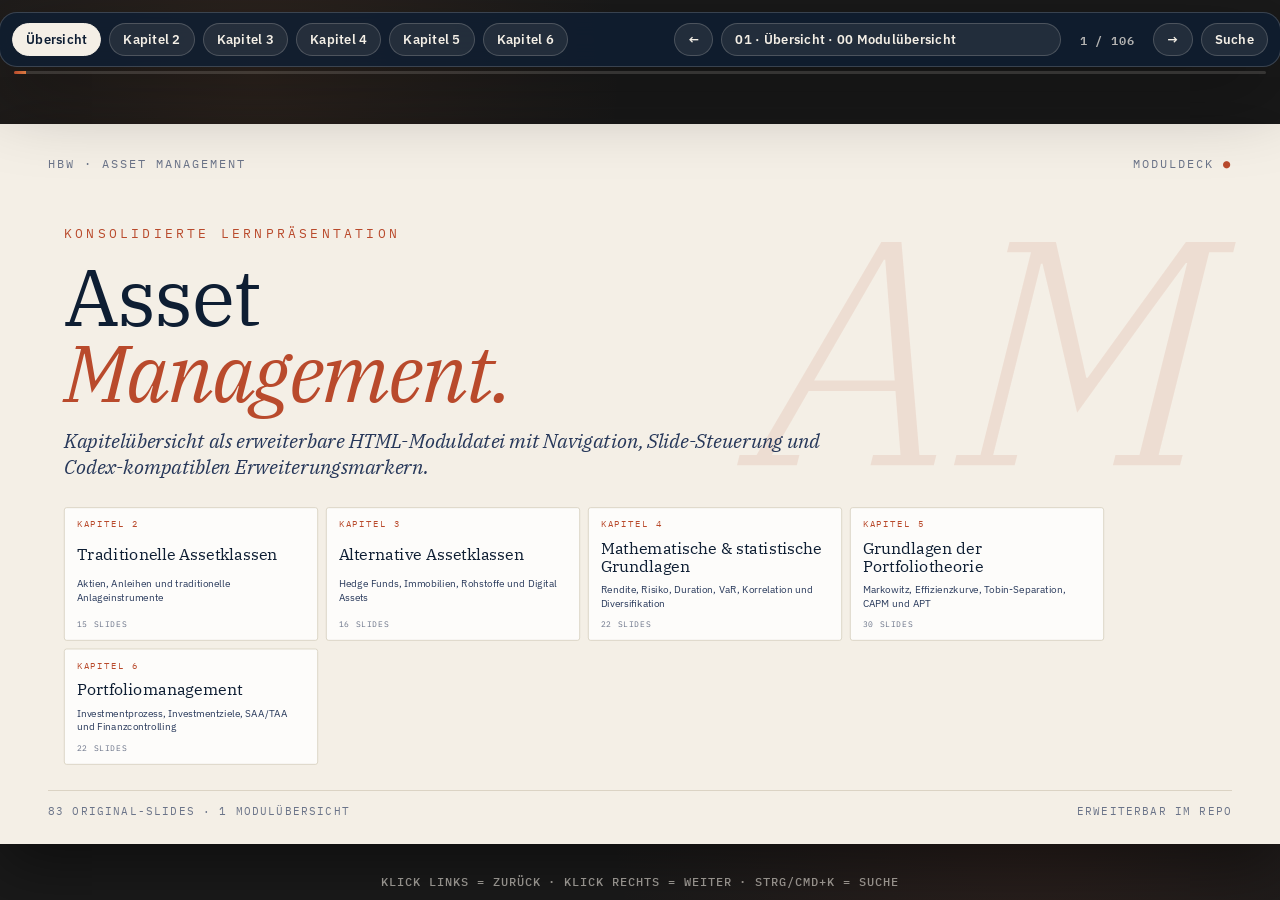
<file: index.html>
<!doctype html>
<html lang="de">
<head>
    <meta charset="utf-8" />
    <meta name="viewport" content="width=device-width, initial-scale=1" />
    <title>Asset Management · Modulares Moduldeck</title>
    <meta name="description" content="Asset-Management-Lernpräsentation mit modular angebundenen HTML-Topics." />
    <link rel="preconnect" href="https://fonts.googleapis.com">
    <link rel="preconnect" href="https://fonts.gstatic.com" crossorigin>
    <link href="https://fonts.googleapis.com/css2?family=IBM+Plex+Sans:wght@300;400;500;600;700&family=IBM+Plex+Serif:ital,wght@0,400;0,500;0,600;1,400&family=IBM+Plex+Mono:wght@400;500;600&display=swap" rel="stylesheet">
    <link rel="stylesheet" href="assets/css/deck.css" />
</head>
<body>
 
    <div class="deck-ui" aria-label="Asset Management Navigation">
        <div class="deck-tabs">
            <button type="button" data-goto="asset-management-overview">Übersicht</button>
        </div>
        <div class="deck-actions">
            <button type="button" data-deck-prev aria-label="Vorherige Slide">←</button>
            <select id="deck-slide-select" aria-label="Slide auswählen"></select>
            <span class="deck-counter">1 / 1</span>
            <button type="button" data-deck-next aria-label="Nächste Slide">→</button>
            <button type="button" data-search-open title="Suche öffnen: Strg/Cmd+K">Suche</button>
        </div>
        <div class="deck-progress"><span></span></div>
    </div>

    <div class="deck-hint">Klick links = zurück · Klick rechts = weiter · Strg/Cmd+K = Suche</div>

    <div class="deck-search" aria-hidden="true">
        <div class="deck-search-panel" role="dialog" aria-label="Slide-Suche">
            <input id="deck-search-input" type="search" placeholder="Slides durchsuchen …  (Esc schließt)" autocomplete="off" />
            <div class="deck-search-list"></div>
        </div>
    </div>

    <deck-stage>
        <!-- MODULE_OVERVIEW_START -->
        <section class="slide-title module-slide module-overview is-active" data-chapter-key="module-overview" data-chapter-short="Übersicht" data-chapter-start="true" data-chapter-title="Modulübersicht" data-module="asset-management" data-slide-index="1" data-slide-label="00 Modulübersicht" data-slide-total="1" id="asset-management-overview">
<div class="chrome-top">
<span>HBW · Asset Management</span>
<span>Moduldeck <span class="dot">●</span></span>
</div>
<div class="big-mark">AM</div>
<div class="stack" style="top:150px;">
<div class="eyebrow">Konsolidierte Lernpräsentation</div>
<h1 class="display" style="margin-top:24px;">
                    Asset<br/>
<em style="font-style:italic; color:var(--accent);">Management.</em>
</h1>
                <p class="sub" style="margin-top:26px; max-width:1180px;">
                    Kapitelübersicht als erweiterbare HTML-Moduldatei mit Navigation,
                    Slide-Steuerung und Codex-kompatiblen Erweiterungsmarkern.
                </p>
<div class="overview-grid" style="margin-top:42px;">
<button class="overview-card" data-goto="kapitel-2-slide-01" type="button">
<span class="overview-kicker">Kapitel 2</span>
<span class="overview-title">Traditionelle Assetklassen</span>
<span class="overview-sub">Aktien, Anleihen und traditionelle Anlageinstrumente</span>
<span class="overview-count">15 Slides</span>
</button>
<button class="overview-card" data-goto="kapitel-3-slide-01" type="button">
<span class="overview-kicker">Kapitel 3</span>
<span class="overview-title">Alternative Assetklassen</span>
<span class="overview-sub">Hedge Funds, Immobilien, Rohstoffe und Digital Assets</span>
<span class="overview-count">16 Slides</span>
</button>
<button class="overview-card" data-goto="kapitel-4-slide-01" type="button">
<span class="overview-kicker">Kapitel 4</span>
<span class="overview-title">Mathematische &amp; statistische Grundlagen</span>
<span class="overview-sub">Rendite, Risiko, Duration, VaR, Korrelation und Diversifikation</span>
<span class="overview-count">22 Slides</span>
</button>
<button class="overview-card" data-goto="kapitel-5-slide-01" type="button">
<span class="overview-kicker">Kapitel 5</span>
<span class="overview-title">Grundlagen der Portfoliotheorie</span>
<span class="overview-sub">Markowitz, Effizienzkurve, Tobin-Separation, CAPM und APT</span>
<span class="overview-count">30 Slides</span>
</button>
<button class="overview-card" data-goto="kapitel-6-slide-01" type="button">
<span class="overview-kicker">Kapitel 6</span>
<span class="overview-title">Portfoliomanagement</span>
<span class="overview-sub">Investmentprozess, Investmentziele, SAA/TAA und Finanzcontrolling</span>
<span class="overview-count">22 Slides</span>
</button>
</div>
</div>
<div class="chrome-bot">
<span>83 Original-Slides · 1 Modulübersicht</span>
<span>Erweiterbar im Repo</span>
</div>
</section>
        <!-- MODULE_OVERVIEW_END -->

        <!-- MODULE_TOPICS_ARE_LOADED_FROM: topics/manifest.js -->

        <!-- MODULE_EXTENSION_SLOT
             Neue Themen werden nicht mehr manuell in diese Datei kopiert.
             Stattdessen:
             1. Topic-Fragment in /topics ablegen
             2. Eintrag in /topics/manifest.js ergänzen
             3. Fertig: Navigation und Slide-Auswahl bauen sich automatisch neu auf.
        -->
    </deck-stage>

    <script src="topics/manifest.js"></script>
    <script src="assets/js/deck.js"></script>
</body>
</html>
</file>
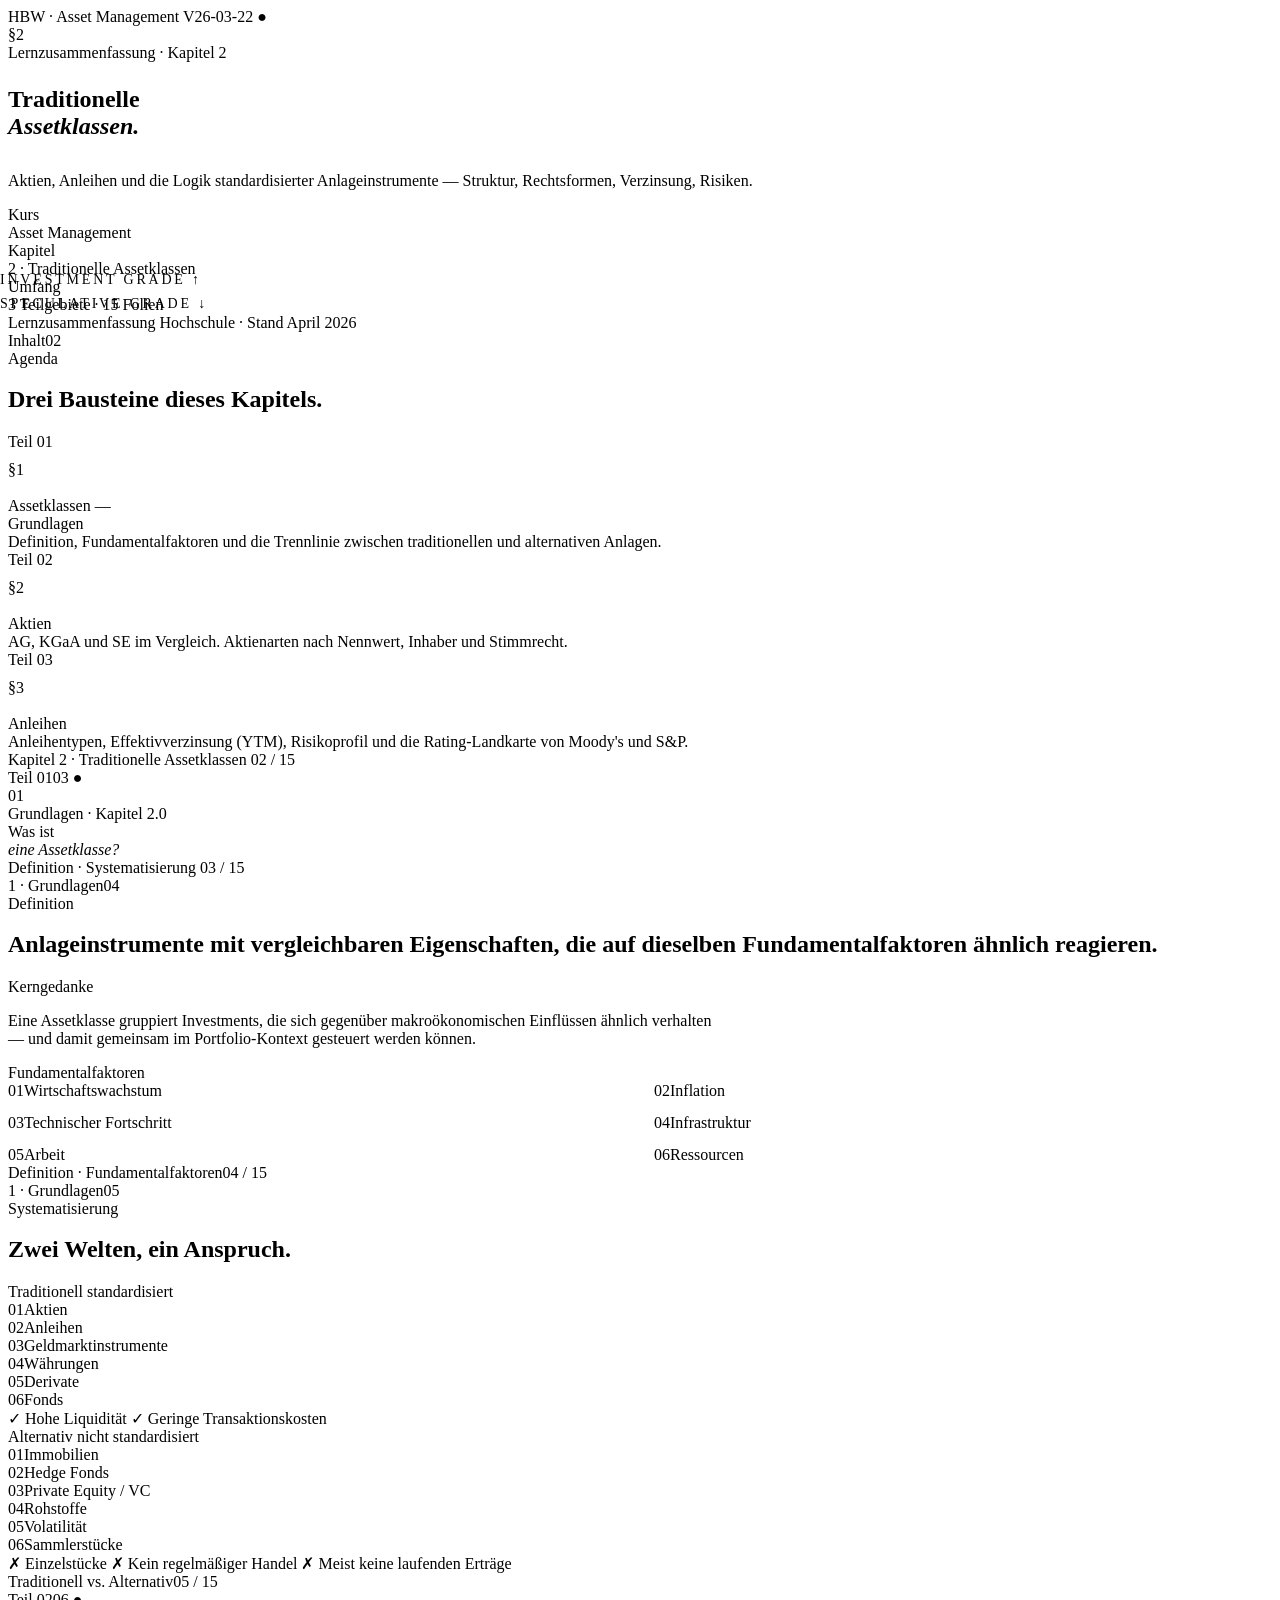
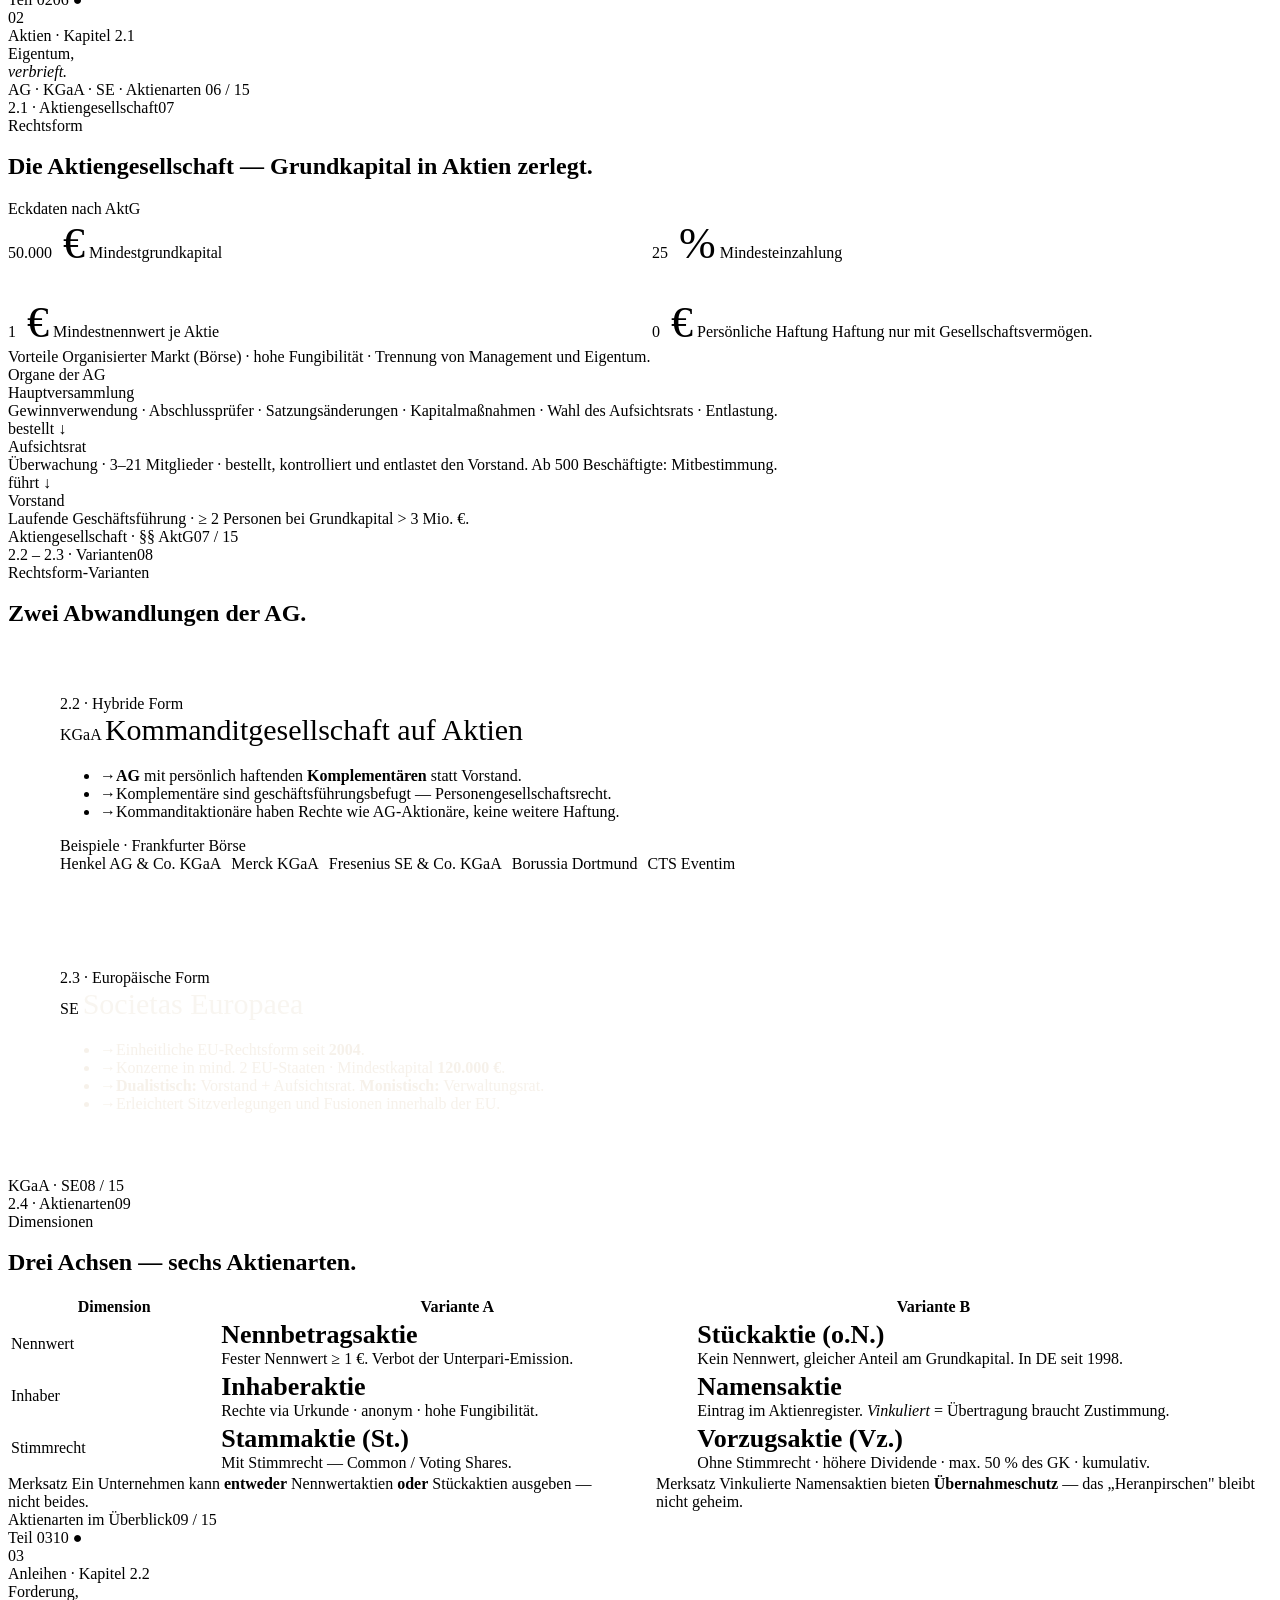
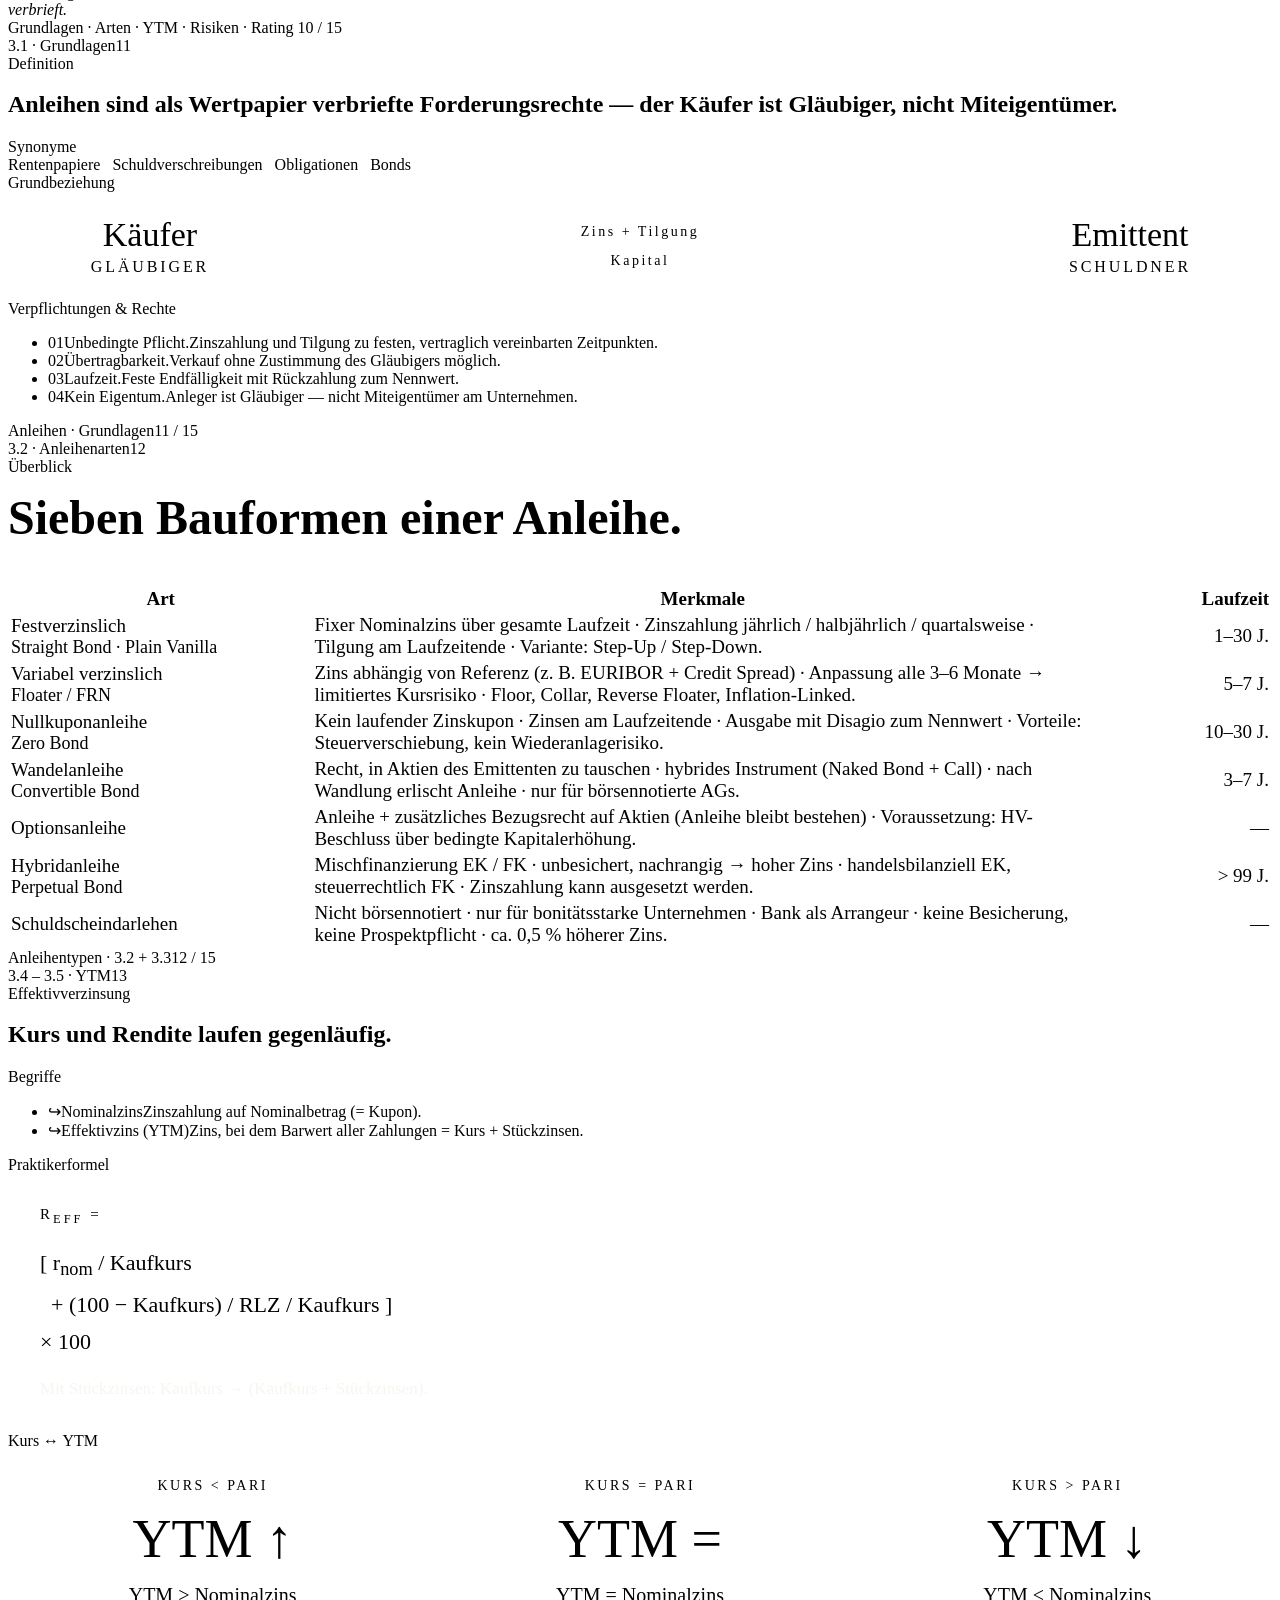
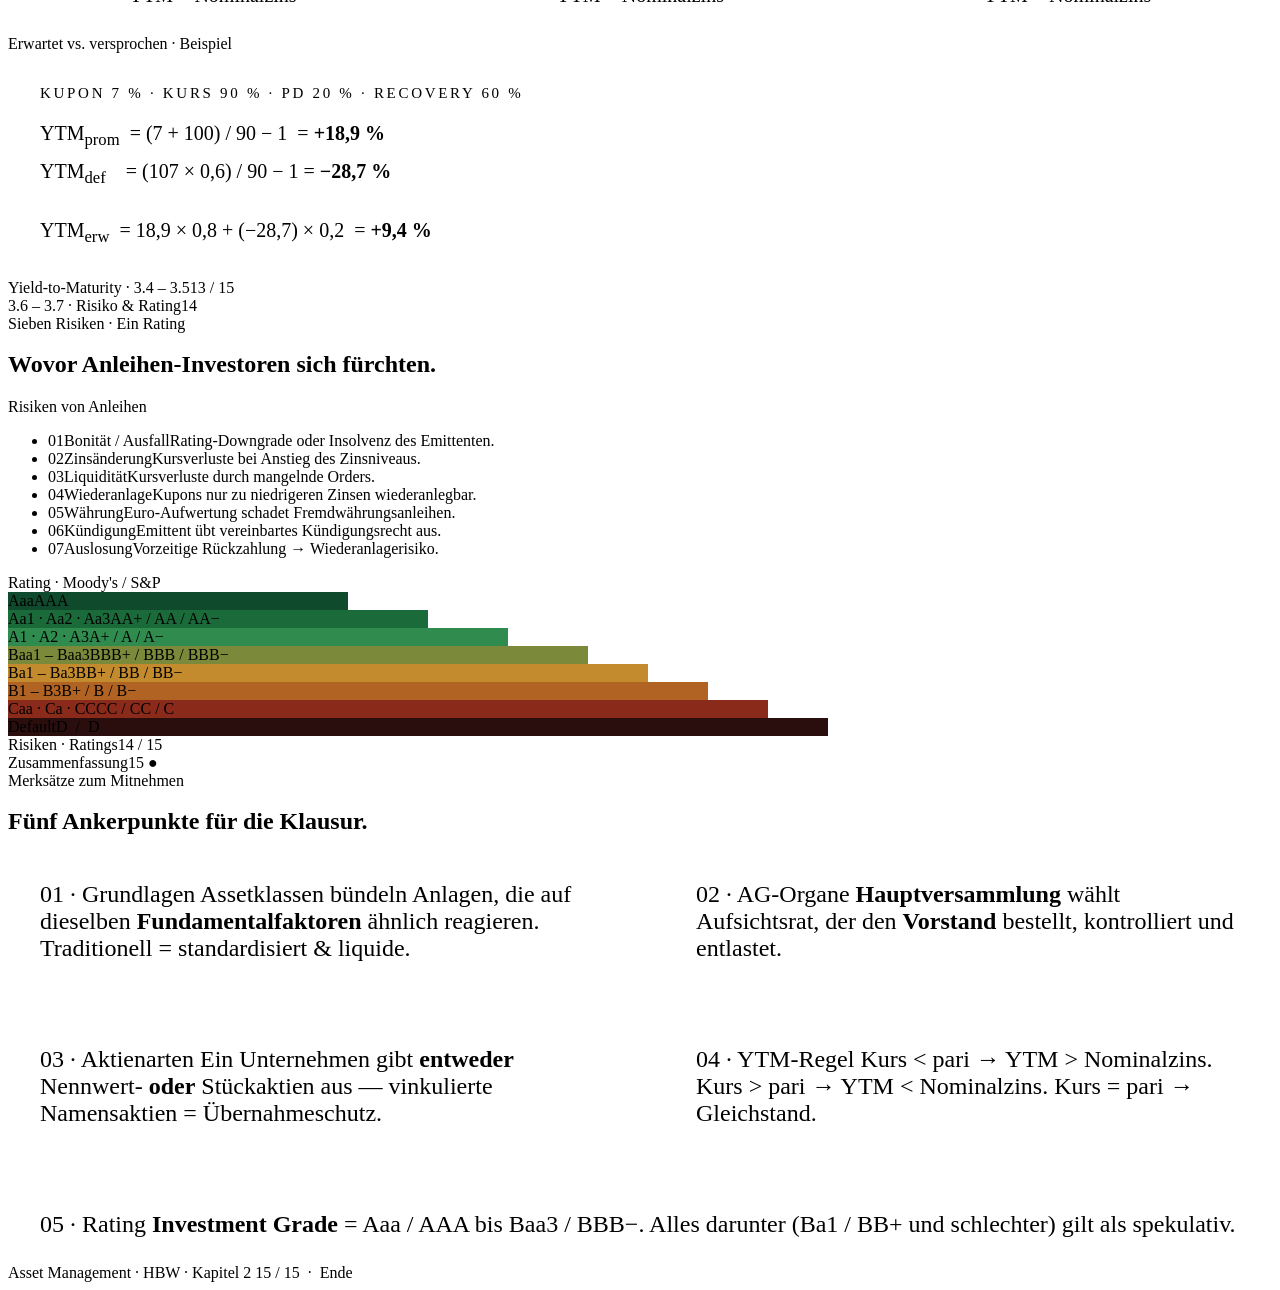
<file: kapitel-2-traditionelle-assetklassen.html>
<!-- MODULE_CHAPTER_START: kapitel-2 | Kapitel 2 · Traditionelle Assetklassen | slides=15 -->
<!-- Dieses Topic ist ein HTML-Fragment: keine <html>, <head>, <body> Tags einfügen. -->

<section class="slide-title module-slide chapter-start" data-chapter-key="kapitel-2" data-chapter-short="Kapitel 2" data-chapter-start="true" data-chapter-title="Kapitel 2 · Traditionelle Assetklassen" data-module="asset-management" data-screen-label="01 Title" data-slide-index="1" data-slide-label="01 Title" data-slide-total="15" id="kapitel-2-slide-01">
<div class="chrome-top">
<span>HBW · Asset Management</span>
<span>V26-03-22 <span class="dot">●</span></span>
</div>
<div class="big-mark">§2</div>
<div class="stack">
<div class="eyebrow">Lernzusammenfassung · Kapitel 2</div>
<h1 class="display" style="margin-top:24px;">
        Traditionelle<br/>
<em style="font-style:italic; color:var(--accent);">Assetklassen.</em>
</h1>
<p class="sub" style="margin-top:32px; max-width:1100px;">
        Aktien, Anleihen und die Logik standardisierter Anlageinstrumente —
        Struktur, Rechtsformen, Verzinsung, Risiken.
      </p>
</div>
<div class="meta">
<div class="block">
<div class="k">Kurs</div>
<div class="v">Asset Management</div>
</div>
<div class="block">
<div class="k">Kapitel</div>
<div class="v">2 · Traditionelle Assetklassen</div>
</div>
<div class="block">
<div class="k">Umfang</div>
<div class="v">3 Teilgebiete · 15 Folien</div>
</div>
</div>
<div class="chrome-bot">
<span>Lernzusammenfassung</span>
<span>Hochschule · Stand April 2026</span>
</div>
</section>

<section class="module-slide" data-chapter-key="kapitel-2" data-chapter-short="Kapitel 2" data-chapter-title="Kapitel 2 · Traditionelle Assetklassen" data-module="asset-management" data-screen-label="02 Inhalt" data-slide-index="2" data-slide-label="02 Inhalt" data-slide-total="15" id="kapitel-2-slide-02">
<div class="chrome-top"><span>Inhalt</span><span>02</span></div>
<div class="content-head" style="top:180px;">
<div class="eyebrow">Agenda</div>
<h2 class="title-lg" style="margin-top:18px;">Drei Bausteine dieses Kapitels.</h2>
</div>
<div class="content-body" style="top:440px;">
<div class="three-col" style="gap:40px;">
<div class="card">
<div class="card-eyebrow">Teil 01</div>
<div class="kpi" style="margin:10px 0 18px 0;">
<span class="n">§1</span>
</div>
<div class="card-title">Assetklassen —<br/>Grundlagen</div>
<div class="card-body">
            Definition, Fundamentalfaktoren und die Trennlinie zwischen
            traditionellen und alternativen Anlagen.
          </div>
</div>
<div class="card">
<div class="card-eyebrow">Teil 02</div>
<div class="kpi" style="margin:10px 0 18px 0;">
<span class="n">§2</span>
</div>
<div class="card-title">Aktien</div>
<div class="card-body">
            AG, KGaA und SE im Vergleich. Aktienarten nach Nennwert,
            Inhaber und Stimmrecht.
          </div>
</div>
<div class="card">
<div class="card-eyebrow">Teil 03</div>
<div class="kpi" style="margin:10px 0 18px 0;">
<span class="n">§3</span>
</div>
<div class="card-title">Anleihen</div>
<div class="card-body">
            Anleihentypen, Effektivverzinsung (YTM), Risikoprofil und
            die Rating-Landkarte von Moody's und S&amp;P.
          </div>
</div>
</div>
</div>
<div class="chrome-bot">
<span>Kapitel 2 · Traditionelle Assetklassen</span>
<span>02 / 15</span>
</div>
</section>

<section class="slide-divider module-slide" data-chapter-key="kapitel-2" data-chapter-short="Kapitel 2" data-chapter-title="Kapitel 2 · Traditionelle Assetklassen" data-module="asset-management" data-screen-label="03 Kapitel 1 Divider" data-slide-index="3" data-slide-label="03 Kapitel 1 Divider" data-slide-total="15" id="kapitel-2-slide-03">
<div class="chrome-top"><span>Teil 01</span><span>03 <span class="dot">●</span></span></div>
<div class="big-num">01</div>
<div class="sub-label" style="top:180px;">Grundlagen · Kapitel 2.0</div>
<div class="big-title">
      Was ist<br/>
<em style="color:var(--accent-2);">eine Assetklasse?</em>
</div>
<div class="chrome-bot">
<span>Definition · Systematisierung</span>
<span>03 / 15</span>
</div>
</section>

<section class="module-slide" data-chapter-key="kapitel-2" data-chapter-short="Kapitel 2" data-chapter-title="Kapitel 2 · Traditionelle Assetklassen" data-module="asset-management" data-screen-label="04 Definition" data-slide-index="4" data-slide-label="04 Definition" data-slide-total="15" id="kapitel-2-slide-04">
<div class="chrome-top"><span>1 · Grundlagen</span><span>04</span></div>
<div class="content-head">
<div class="eyebrow">Definition</div>
<h2 class="title-md" style="margin-top:18px; max-width:1500px;">
        Anlageinstrumente mit vergleichbaren Eigenschaften,
        die auf dieselben Fundamentalfaktoren ähnlich reagieren.
      </h2>
</div>
<div class="content-body" style="top:480px;">
<div class="two-col">
<div>
<div class="label">Kerngedanke</div>
<p class="body-lg mt-16" style="max-width:720px;">
            Eine Assetklasse gruppiert Investments, die sich gegenüber
            makroökonomischen Einflüssen ähnlich verhalten — und damit
            gemeinsam im Portfolio-Kontext gesteuert werden können.
          </p>
</div>
<div>
<div class="label">Fundamentalfaktoren</div>
<div class="mt-24" style="display:grid; grid-template-columns:1fr 1fr; gap:14px 28px;">
<div class="flex center" style="gap:14px;"><span class="pill">01</span><span class="body-lg" style="color:var(--ink);">Wirtschaftswachstum</span></div>
<div class="flex center" style="gap:14px;"><span class="pill">02</span><span class="body-lg" style="color:var(--ink);">Inflation</span></div>
<div class="flex center" style="gap:14px;"><span class="pill">03</span><span class="body-lg" style="color:var(--ink);">Technischer Fortschritt</span></div>
<div class="flex center" style="gap:14px;"><span class="pill">04</span><span class="body-lg" style="color:var(--ink);">Infrastruktur</span></div>
<div class="flex center" style="gap:14px;"><span class="pill">05</span><span class="body-lg" style="color:var(--ink);">Arbeit</span></div>
<div class="flex center" style="gap:14px;"><span class="pill">06</span><span class="body-lg" style="color:var(--ink);">Ressourcen</span></div>
</div>
</div>
</div>
</div>
<div class="chrome-bot"><span>Definition · Fundamentalfaktoren</span><span>04 / 15</span></div>
</section>

<section class="module-slide" data-chapter-key="kapitel-2" data-chapter-short="Kapitel 2" data-chapter-title="Kapitel 2 · Traditionelle Assetklassen" data-module="asset-management" data-screen-label="05 Traditionell vs Alternativ" data-slide-index="5" data-slide-label="05 Traditionell vs Alternativ" data-slide-total="15" id="kapitel-2-slide-05">
<div class="chrome-top"><span>1 · Grundlagen</span><span>05</span></div>
<div class="content-head">
<div class="eyebrow">Systematisierung</div>
<h2 class="title-md" style="margin-top:18px;">Zwei Welten, ein Anspruch.</h2>
</div>
<div class="content-body" style="top:360px;">
<div class="ac-root">
<!-- Traditional -->
<div class="ac-col">
<div class="ac-head">
<span class="t">Traditionell</span>
<span class="sub">standardisiert</span>
</div>
<div class="ac-item"><span class="n">01</span><span class="nm">Aktien</span></div>
<div class="ac-item"><span class="n">02</span><span class="nm">Anleihen</span></div>
<div class="ac-item"><span class="n">03</span><span class="nm">Geldmarktinstrumente</span></div>
<div class="ac-item"><span class="n">04</span><span class="nm">Währungen</span></div>
<div class="ac-item"><span class="n">05</span><span class="nm">Derivate</span></div>
<div class="ac-item"><span class="n">06</span><span class="nm">Fonds</span></div>
<div class="traits">
<span class="pill ok">✓ Hohe Liquidität</span>
<span class="pill ok">✓ Geringe Transaktionskosten</span>
</div>
</div>
<!-- Alternative -->
<div class="ac-col">
<div class="ac-head">
<span class="t">Alternativ</span>
<span class="sub">nicht standardisiert</span>
</div>
<div class="ac-item"><span class="n">01</span><span class="nm">Immobilien</span></div>
<div class="ac-item"><span class="n">02</span><span class="nm">Hedge Fonds</span></div>
<div class="ac-item"><span class="n">03</span><span class="nm">Private Equity / VC</span></div>
<div class="ac-item"><span class="n">04</span><span class="nm">Rohstoffe</span></div>
<div class="ac-item"><span class="n">05</span><span class="nm">Volatilität</span></div>
<div class="ac-item"><span class="n">06</span><span class="nm">Sammlerstücke</span></div>
<div class="traits">
<span class="pill bad">✗ Einzelstücke</span>
<span class="pill bad">✗ Kein regelmäßiger Handel</span>
<span class="pill bad">✗ Meist keine laufenden Erträge</span>
</div>
</div>
</div>
</div>
<div class="chrome-bot"><span>Traditionell vs. Alternativ</span><span>05 / 15</span></div>
</section>

<section class="slide-divider module-slide" data-chapter-key="kapitel-2" data-chapter-short="Kapitel 2" data-chapter-title="Kapitel 2 · Traditionelle Assetklassen" data-module="asset-management" data-screen-label="06 Kapitel 2 Divider" data-slide-index="6" data-slide-label="06 Kapitel 2 Divider" data-slide-total="15" id="kapitel-2-slide-06">
<div class="chrome-top"><span>Teil 02</span><span>06 <span class="dot">●</span></span></div>
<div class="big-num">02</div>
<div class="sub-label" style="top:180px;">Aktien · Kapitel 2.1</div>
<div class="big-title">
      Eigentum,<br/>
<em style="color:var(--accent-2);">verbrieft.</em>
</div>
<div class="chrome-bot">
<span>AG · KGaA · SE · Aktienarten</span>
<span>06 / 15</span>
</div>
</section>

<section class="module-slide" data-chapter-key="kapitel-2" data-chapter-short="Kapitel 2" data-chapter-title="Kapitel 2 · Traditionelle Assetklassen" data-module="asset-management" data-screen-label="07 Aktiengesellschaft" data-slide-index="7" data-slide-label="07 Aktiengesellschaft" data-slide-total="15" id="kapitel-2-slide-07">
<div class="chrome-top"><span>2.1 · Aktiengesellschaft</span><span>07</span></div>
<div class="content-head">
<div class="eyebrow">Rechtsform</div>
<h2 class="title-md" style="margin-top:18px;">Die Aktiengesellschaft — Grundkapital in Aktien zerlegt.</h2>
</div>
<div class="content-body" style="top:340px;">
<div class="two-col" style="grid-template-columns: 5fr 7fr; gap:80px;">
<!-- Eckdaten -->
<div>
<div class="label">Eckdaten nach AktG</div>
<div class="mt-24" style="display:grid; grid-template-columns:1fr 1fr; gap:28px 24px;">
<div class="kpi">
<span class="n">50.000<span style="color:var(--accent); font-size:44px;"> €</span></span>
<span class="u">Mindestgrundkapital</span>
</div>
<div class="kpi">
<span class="n">25<span style="color:var(--accent); font-size:44px;"> %</span></span>
<span class="u">Mindesteinzahlung</span>
</div>
<div class="kpi">
<span class="n">1<span style="color:var(--accent); font-size:44px;"> €</span></span>
<span class="u">Mindestnennwert je Aktie</span>
</div>
<div class="kpi">
<span class="n">0<span style="color:var(--accent); font-size:44px;"> €</span></span>
<span class="u">Persönliche Haftung</span>
<span class="d">Haftung nur mit Gesellschaftsvermögen.</span>
</div>
</div>
<div class="callout mt-40">
<span class="tag">Vorteile</span>
            Organisierter Markt (Börse) · hohe Fungibilität ·
            Trennung von Management und Eigentum.
          </div>
</div>
<!-- Organe -->
<div>
<div class="label">Organe der AG</div>
<div class="org-wrap mt-24">
<div class="org-box top">
<div class="t">Hauptversammlung</div>
<div class="d">
                Gewinnverwendung · Abschlussprüfer · Satzungsänderungen ·
                Kapitalmaßnahmen · Wahl des Aufsichtsrats · Entlastung.
              </div>
</div>
<div class="org-line"></div>
<div class="org-box">
<div class="org-arrow">bestellt ↓</div>
<div class="t">Aufsichtsrat</div>
<div class="d">
                Überwachung · 3–21 Mitglieder · bestellt, kontrolliert und
                entlastet den Vorstand. Ab 500 Beschäftigte: Mitbestimmung.
              </div>
</div>
<div class="org-line"></div>
<div class="org-box">
<div class="org-arrow">führt ↓</div>
<div class="t">Vorstand</div>
<div class="d">
                Laufende Geschäftsführung · ≥ 2 Personen bei
                Grundkapital &gt; 3 Mio. €.
              </div>
</div>
</div>
</div>
</div>
</div>
<div class="chrome-bot"><span>Aktiengesellschaft · §§ AktG</span><span>07 / 15</span></div>
</section>

<section class="module-slide" data-chapter-key="kapitel-2" data-chapter-short="Kapitel 2" data-chapter-title="Kapitel 2 · Traditionelle Assetklassen" data-module="asset-management" data-screen-label="08 KGaA und SE" data-slide-index="8" data-slide-label="08 KGaA und SE" data-slide-total="15" id="kapitel-2-slide-08">
<div class="chrome-top"><span>2.2 – 2.3 · Varianten</span><span>08</span></div>
<div class="content-head">
<div class="eyebrow">Rechtsform-Varianten</div>
<h2 class="title-md" style="margin-top:18px;">Zwei Abwandlungen der AG.</h2>
</div>
<div class="content-body" style="top:340px;">
<div class="two-col" style="gap:64px;">
<!-- KGaA -->
<div class="card" style="padding:48px 52px;">
<div class="card-eyebrow">2.2 · Hybride Form</div>
<div class="card-title">KGaA <span style="color:var(--muted); font-size:30px;">Kommanditgesellschaft auf Aktien</span></div>
<ul class="clean" style="margin-top:20px;">
<li><span class="marker">→</span><span><strong>AG</strong> mit persönlich haftenden <strong>Komplementären</strong> statt Vorstand.</span></li>
<li><span class="marker">→</span><span>Komplementäre sind geschäftsführungsbefugt — Personengesellschaftsrecht.</span></li>
<li><span class="marker">→</span><span>Kommanditaktionäre haben Rechte wie AG-Aktionäre, keine weitere Haftung.</span></li>
</ul>
<div class="mt-40">
<div class="label">Beispiele · Frankfurter Börse</div>
<div class="mt-16" style="display:flex; flex-wrap:wrap; gap:10px;">
<span class="pill">Henkel AG &amp; Co. KGaA</span>
<span class="pill">Merck KGaA</span>
<span class="pill">Fresenius SE &amp; Co. KGaA</span>
<span class="pill">Borussia Dortmund</span>
<span class="pill">CTS Eventim</span>
</div>
</div>
</div>
<!-- SE -->
<div class="card dark" style="padding:48px 52px;">
<div class="card-eyebrow">2.3 · Europäische Form</div>
<div class="card-title">SE <span style="color:rgba(244,239,230,0.6); font-size:30px;">Societas Europaea</span></div>
<ul class="clean" style="margin-top:20px;">
<li style="border-color:rgba(244,239,230,0.18); color:rgba(244,239,230,0.85);"><span class="marker" style="color:var(--accent-2);">→</span><span>Einheitliche EU-Rechtsform seit <strong style="color:var(--bg);">2004</strong>.</span></li>
<li style="border-color:rgba(244,239,230,0.18); color:rgba(244,239,230,0.85);"><span class="marker" style="color:var(--accent-2);">→</span><span>Konzerne in mind. 2 EU-Staaten · Mindestkapital <strong style="color:var(--bg);">120.000 €</strong>.</span></li>
<li style="border-color:rgba(244,239,230,0.18); color:rgba(244,239,230,0.85);"><span class="marker" style="color:var(--accent-2);">→</span><span><strong style="color:var(--bg);">Dualistisch:</strong> Vorstand + Aufsichtsrat.  <strong style="color:var(--bg);">Monistisch:</strong> Verwaltungsrat.</span></li>
<li style="border-color:rgba(244,239,230,0.18); color:rgba(244,239,230,0.85);"><span class="marker" style="color:var(--accent-2);">→</span><span>Erleichtert Sitzverlegungen und Fusionen innerhalb der EU.</span></li>
</ul>
</div>
</div>
</div>
<div class="chrome-bot"><span>KGaA · SE</span><span>08 / 15</span></div>
</section>

<section class="module-slide" data-chapter-key="kapitel-2" data-chapter-short="Kapitel 2" data-chapter-title="Kapitel 2 · Traditionelle Assetklassen" data-module="asset-management" data-screen-label="09 Aktienarten" data-slide-index="9" data-slide-label="09 Aktienarten" data-slide-total="15" id="kapitel-2-slide-09">
<div class="chrome-top"><span>2.4 · Aktienarten</span><span>09</span></div>
<div class="content-head">
<div class="eyebrow">Dimensionen</div>
<h2 class="title-md" style="margin-top:18px;">Drei Achsen — sechs Aktienarten.</h2>
</div>
<div class="content-body" style="top:340px;">
<table class="grid-tbl">
<thead>
<tr>
<th style="width:18%;">Dimension</th>
<th style="width:41%;">Variante A</th>
<th style="width:41%;">Variante B</th>
</tr>
</thead>
<tbody>
<tr>
<td class="k">Nennwert</td>
<td>
<strong style="color:var(--ink); font-family:var(--serif); font-size:26px;">Nennbetragsaktie</strong><br/>
              Fester Nennwert ≥ 1 €. Verbot der Unterpari-Emission.
            </td>
<td>
<strong style="color:var(--ink); font-family:var(--serif); font-size:26px;">Stückaktie (o.N.)</strong><br/>
              Kein Nennwert, gleicher Anteil am Grundkapital. In DE seit 1998.
            </td>
</tr>
<tr>
<td class="k">Inhaber</td>
<td>
<strong style="color:var(--ink); font-family:var(--serif); font-size:26px;">Inhaberaktie</strong><br/>
              Rechte via Urkunde · anonym · hohe Fungibilität.
            </td>
<td>
<strong style="color:var(--ink); font-family:var(--serif); font-size:26px;">Namensaktie</strong><br/>
              Eintrag im Aktienregister. <em>Vinkuliert</em> = Übertragung braucht Zustimmung.
            </td>
</tr>
<tr>
<td class="k">Stimmrecht</td>
<td>
<strong style="color:var(--ink); font-family:var(--serif); font-size:26px;">Stammaktie (St.)</strong><br/>
              Mit Stimmrecht — Common / Voting Shares.
            </td>
<td>
<strong style="color:var(--ink); font-family:var(--serif); font-size:26px;">Vorzugsaktie (Vz.)</strong><br/>
              Ohne Stimmrecht · höhere Dividende · max. 50 % des GK · kumulativ.
            </td>
</tr>
</tbody>
</table>
<div class="mt-40" style="display:grid; grid-template-columns:1fr 1fr; gap:32px;">
<div class="callout">
<span class="tag">Merksatz</span>
          Ein Unternehmen kann <strong>entweder</strong> Nennwertaktien
          <strong>oder</strong> Stückaktien ausgeben — nicht beides.
        </div>
<div class="callout">
<span class="tag">Merksatz</span>
          Vinkulierte Namensaktien bieten <strong>Übernahmeschutz</strong> —
          das „Heranpirschen" bleibt nicht geheim.
        </div>
</div>
</div>
<div class="chrome-bot"><span>Aktienarten im Überblick</span><span>09 / 15</span></div>
</section>

<section class="slide-divider module-slide" data-chapter-key="kapitel-2" data-chapter-short="Kapitel 2" data-chapter-title="Kapitel 2 · Traditionelle Assetklassen" data-module="asset-management" data-screen-label="10 Kapitel 3 Divider" data-slide-index="10" data-slide-label="10 Kapitel 3 Divider" data-slide-total="15" id="kapitel-2-slide-10">
<div class="chrome-top"><span>Teil 03</span><span>10 <span class="dot">●</span></span></div>
<div class="big-num">03</div>
<div class="sub-label" style="top:180px;">Anleihen · Kapitel 2.2</div>
<div class="big-title">
      Forderung,<br/>
<em style="color:var(--accent-2);">verbrieft.</em>
</div>
<div class="chrome-bot">
<span>Grundlagen · Arten · YTM · Risiken · Rating</span>
<span>10 / 15</span>
</div>
</section>

<section class="module-slide" data-chapter-key="kapitel-2" data-chapter-short="Kapitel 2" data-chapter-title="Kapitel 2 · Traditionelle Assetklassen" data-module="asset-management" data-screen-label="11 Anleihen Grundlagen" data-slide-index="11" data-slide-label="11 Anleihen Grundlagen" data-slide-total="15" id="kapitel-2-slide-11">
<div class="chrome-top"><span>3.1 · Grundlagen</span><span>11</span></div>
<div class="content-head">
<div class="eyebrow">Definition</div>
<h2 class="title-md" style="margin-top:18px; max-width:1500px;">
        Anleihen sind als Wertpapier verbriefte Forderungsrechte —
        der Käufer ist Gläubiger, nicht Miteigentümer.
      </h2>
</div>
<div class="content-body" style="top:500px;">
<div class="two-col" style="grid-template-columns: 5fr 7fr; gap:80px;">
<div>
<div class="label">Synonyme</div>
<div class="mt-24" style="display:flex; flex-wrap:wrap; gap:12px;">
<span class="pill solid">Rentenpapiere</span>
<span class="pill solid">Schuldverschreibungen</span>
<span class="pill solid">Obligationen</span>
<span class="pill solid">Bonds</span>
</div>
<div class="label mt-40">Grundbeziehung</div>
<div class="mt-16" style="display:flex; align-items:center; gap:24px;">
<div class="flex-col center" style="padding:24px 32px; background:#fff; border:1px solid var(--line); min-width:220px; text-align:center;">
<div style="font-family:var(--serif); font-size:34px; color:var(--ink);">Käufer</div>
<div style="font-family:var(--mono); font-size:16px; color:var(--accent); letter-spacing:0.18em; text-transform:uppercase; margin-top:4px;">Gläubiger</div>
</div>
<div style="flex:1; display:flex; flex-direction:column; align-items:center;">
<div style="font-family:var(--mono); font-size:14px; color:var(--muted); letter-spacing:0.18em;">Zins + Tilgung</div>
<div style="width:100%; height:1px; background:var(--ink-2); margin:6px 0;"></div>
<div style="font-family:var(--mono); font-size:14px; color:var(--muted); letter-spacing:0.18em;">Kapital</div>
</div>
<div class="flex-col center" style="padding:24px 32px; background:var(--ink); color:var(--bg); min-width:220px; text-align:center;">
<div style="font-family:var(--serif); font-size:34px;">Emittent</div>
<div style="font-family:var(--mono); font-size:16px; color:var(--accent-2); letter-spacing:0.18em; text-transform:uppercase; margin-top:4px;">Schuldner</div>
</div>
</div>
</div>
<div>
<div class="label">Verpflichtungen &amp; Rechte</div>
<ul class="clean mt-24">
<li><span class="marker">01</span><span class="key">Unbedingte Pflicht.</span><span>Zinszahlung und Tilgung zu festen, vertraglich vereinbarten Zeitpunkten.</span></li>
<li><span class="marker">02</span><span class="key">Übertragbarkeit.</span><span>Verkauf ohne Zustimmung des Gläubigers möglich.</span></li>
<li><span class="marker">03</span><span class="key">Laufzeit.</span><span>Feste Endfälligkeit mit Rückzahlung zum Nennwert.</span></li>
<li><span class="marker">04</span><span class="key">Kein Eigentum.</span><span>Anleger ist Gläubiger — nicht Miteigentümer am Unternehmen.</span></li>
</ul>
</div>
</div>
</div>
<div class="chrome-bot"><span>Anleihen · Grundlagen</span><span>11 / 15</span></div>
</section>

<section class="module-slide" data-chapter-key="kapitel-2" data-chapter-short="Kapitel 2" data-chapter-title="Kapitel 2 · Traditionelle Assetklassen" data-module="asset-management" data-screen-label="12 Anleihenarten" data-slide-index="12" data-slide-label="12 Anleihenarten" data-slide-total="15" id="kapitel-2-slide-12">
<div class="chrome-top"><span>3.2 · Anleihenarten</span><span>12</span></div>
<div class="content-head" style="top:120px;">
<div class="eyebrow">Überblick</div>
<h2 class="title-md" style="margin-top:14px; font-size:48px;">Sieben Bauformen einer Anleihe.</h2>
</div>
<div class="content-body" style="top:270px; bottom:140px;">
<table class="grid-tbl" style="font-size:19px;">
<thead>
<tr>
<th style="width:24%;">Art</th>
<th>Merkmale</th>
<th style="width:14%; text-align:right;">Laufzeit</th>
</tr>
</thead>
<tbody>
<tr>
<td class="k">Festverzinslich<br/><span style="color:var(--muted); font-family:var(--sans); font-size:18px; font-weight:400;">Straight Bond · Plain Vanilla</span></td>
<td>Fixer Nominalzins über gesamte Laufzeit · Zinszahlung jährlich / halbjährlich / quartalsweise · Tilgung am Laufzeitende · Variante: Step-Up / Step-Down.</td>
<td style="text-align:right; font-family:var(--mono); color:var(--accent);">1–30 J.</td>
</tr>
<tr>
<td class="k">Variabel verzinslich<br/><span style="color:var(--muted); font-family:var(--sans); font-size:18px; font-weight:400;">Floater / FRN</span></td>
<td>Zins abhängig von Referenz (z. B. EURIBOR + Credit Spread) · Anpassung alle 3–6 Monate → limitiertes Kursrisiko · Floor, Collar, Reverse Floater, Inflation-Linked.</td>
<td style="text-align:right; font-family:var(--mono); color:var(--accent);">5–7 J.</td>
</tr>
<tr>
<td class="k">Nullkuponanleihe<br/><span style="color:var(--muted); font-family:var(--sans); font-size:18px; font-weight:400;">Zero Bond</span></td>
<td>Kein laufender Zinskupon · Zinsen am Laufzeitende · Ausgabe mit Disagio zum Nennwert · Vorteile: Steuerverschiebung, kein Wiederanlagerisiko.</td>
<td style="text-align:right; font-family:var(--mono); color:var(--accent);">10–30 J.</td>
</tr>
<tr>
<td class="k">Wandelanleihe<br/><span style="color:var(--muted); font-family:var(--sans); font-size:18px; font-weight:400;">Convertible Bond</span></td>
<td>Recht, in Aktien des Emittenten zu tauschen · hybrides Instrument (Naked Bond + Call) · nach Wandlung erlischt Anleihe · nur für börsennotierte AGs.</td>
<td style="text-align:right; font-family:var(--mono); color:var(--accent);">3–7 J.</td>
</tr>
<tr>
<td class="k">Optionsanleihe</td>
<td>Anleihe + zusätzliches Bezugsrecht auf Aktien (Anleihe bleibt bestehen) · Voraussetzung: HV-Beschluss über bedingte Kapitalerhöhung.</td>
<td style="text-align:right; font-family:var(--mono); color:var(--accent);">—</td>
</tr>
<tr>
<td class="k">Hybridanleihe<br/><span style="color:var(--muted); font-family:var(--sans); font-size:18px; font-weight:400;">Perpetual Bond</span></td>
<td>Mischfinanzierung EK / FK · unbesichert, nachrangig → hoher Zins · handelsbilanziell EK, steuerrechtlich FK · Zinszahlung kann ausgesetzt werden.</td>
<td style="text-align:right; font-family:var(--mono); color:var(--accent);">&gt; 99 J.</td>
</tr>
<tr>
<td class="k">Schuldscheindarlehen</td>
<td>Nicht börsennotiert · nur für bonitätsstarke Unternehmen · Bank als Arrangeur · keine Besicherung, keine Prospektpflicht · ca. 0,5 % höherer Zins.</td>
<td style="text-align:right; font-family:var(--mono); color:var(--accent);">—</td>
</tr>
</tbody>
</table>
</div>
<div class="chrome-bot"><span>Anleihentypen · 3.2 + 3.3</span><span>12 / 15</span></div>
</section>

<section class="module-slide" data-chapter-key="kapitel-2" data-chapter-short="Kapitel 2" data-chapter-title="Kapitel 2 · Traditionelle Assetklassen" data-module="asset-management" data-screen-label="13 Effektivverzinsung" data-slide-index="13" data-slide-label="13 Effektivverzinsung" data-slide-total="15" id="kapitel-2-slide-13">
<div class="chrome-top"><span>3.4 – 3.5 · YTM</span><span>13</span></div>
<div class="content-head">
<div class="eyebrow">Effektivverzinsung</div>
<h2 class="title-md" style="margin-top:18px;">Kurs und Rendite laufen gegenläufig.</h2>
</div>
<div class="content-body" style="top:340px;">
<div class="two-col" style="grid-template-columns: 5fr 7fr; gap:64px;">
<!-- Left: Formel + Begriffe -->
<div>
<div class="label">Begriffe</div>
<ul class="clean mt-16">
<li><span class="marker">↪</span><span class="key">Nominalzins</span><span>Zinszahlung auf Nominalbetrag (= Kupon).</span></li>
<li><span class="marker">↪</span><span class="key">Effektivzins (YTM)</span><span>Zins, bei dem Barwert aller Zahlungen = Kurs + Stückzinsen.</span></li>
</ul>
<div class="label mt-40">Praktikerformel</div>
<div class="mt-16" style="background:var(--ink); color:var(--bg); padding:28px 32px; font-family:var(--mono); font-size:22px; line-height:1.7; border-radius:2px;">
<div style="color:var(--accent-2); font-size:15px; letter-spacing:0.2em; text-transform:uppercase; margin-bottom:14px;">r<sub>eff</sub> =</div>
<div>[ r<sub>nom</sub> / Kaufkurs<br/>
               + (100 − Kaufkurs) / RLZ / Kaufkurs ]<br/>
             × 100</div>
<div style="color:rgba(244,239,230,0.6); font-size:17px; margin-top:14px; font-family:var(--sans);">
              Mit Stückzinsen: Kaufkurs → (Kaufkurs + Stückzinsen).
            </div>
</div>
</div>
<!-- Right: Kurs-YTM-Beziehung -->
<div>
<div class="label">Kurs ↔ YTM</div>
<div class="mt-16" style="display:grid; grid-template-columns:1fr 1fr 1fr; gap:18px;">
<div class="card" style="padding:28px; text-align:center;">
<div style="font-family:var(--mono); font-size:14px; letter-spacing:0.18em; color:var(--muted); text-transform:uppercase;">Kurs &lt; pari</div>
<div style="font-family:var(--serif); font-size:54px; color:var(--accent); margin:14px 0;">YTM ↑</div>
<div style="font-family:var(--sans); font-size:20px; color:var(--ink-2);">YTM &gt; Nominalzins</div>
</div>
<div class="card" style="padding:28px; text-align:center; border-color:var(--ink); border-width:2px;">
<div style="font-family:var(--mono); font-size:14px; letter-spacing:0.18em; color:var(--muted); text-transform:uppercase;">Kurs = pari</div>
<div style="font-family:var(--serif); font-size:54px; color:var(--ink); margin:14px 0;">YTM =</div>
<div style="font-family:var(--sans); font-size:20px; color:var(--ink-2);">YTM = Nominalzins</div>
</div>
<div class="card" style="padding:28px; text-align:center;">
<div style="font-family:var(--mono); font-size:14px; letter-spacing:0.18em; color:var(--muted); text-transform:uppercase;">Kurs &gt; pari</div>
<div style="font-family:var(--serif); font-size:54px; color:var(--accent); margin:14px 0;">YTM ↓</div>
<div style="font-family:var(--sans); font-size:20px; color:var(--ink-2);">YTM &lt; Nominalzins</div>
</div>
</div>
<div class="label mt-40">Erwartet vs. versprochen · Beispiel</div>
<div class="mt-16" style="background:#fff; border:1px solid var(--line); padding:28px 32px; font-family:var(--mono); font-size:20px; line-height:1.7;">
<div style="color:var(--muted); font-size:15px; letter-spacing:0.18em; text-transform:uppercase; margin-bottom:10px;">Kupon 7 % · Kurs 90 % · PD 20 % · Recovery 60 %</div>
<div style="color:var(--ink);">YTM<sub>prom</sub>  = (7 + 100) / 90 − 1  = <strong style="color:var(--ok);">+18,9 %</strong></div>
<div style="color:var(--ink);">YTM<sub>def</sub>    = (107 × 0,6) / 90 − 1 = <strong style="color:var(--bad);">−28,7 %</strong></div>
<div style="color:var(--ink); border-top:1px solid var(--line); padding-top:10px; margin-top:10px;">
              YTM<sub>erw</sub>  = 18,9 × 0,8 + (−28,7) × 0,2  = <strong style="color:var(--accent);">+9,4 %</strong>
</div>
</div>
</div>
</div>
</div>
<div class="chrome-bot"><span>Yield-to-Maturity · 3.4 – 3.5</span><span>13 / 15</span></div>
</section>

<section class="module-slide" data-chapter-key="kapitel-2" data-chapter-short="Kapitel 2" data-chapter-title="Kapitel 2 · Traditionelle Assetklassen" data-module="asset-management" data-screen-label="14 Risiken und Rating" data-slide-index="14" data-slide-label="14 Risiken und Rating" data-slide-total="15" id="kapitel-2-slide-14">
<div class="chrome-top"><span>3.6 – 3.7 · Risiko &amp; Rating</span><span>14</span></div>
<div class="content-head">
<div class="eyebrow">Sieben Risiken · Ein Rating</div>
<h2 class="title-md" style="margin-top:18px;">Wovor Anleihen-Investoren sich fürchten.</h2>
</div>
<div class="content-body" style="top:340px;">
<div class="two-col" style="grid-template-columns: 6fr 6fr; gap:64px;">
<!-- Risiken -->
<div>
<div class="label">Risiken von Anleihen</div>
<ul class="clean mt-16">
<li><span class="marker">01</span><span class="key">Bonität / Ausfall</span><span>Rating-Downgrade oder Insolvenz des Emittenten.</span></li>
<li><span class="marker">02</span><span class="key">Zinsänderung</span><span>Kursverluste bei Anstieg des Zinsniveaus.</span></li>
<li><span class="marker">03</span><span class="key">Liquidität</span><span>Kursverluste durch mangelnde Orders.</span></li>
<li><span class="marker">04</span><span class="key">Wiederanlage</span><span>Kupons nur zu niedrigeren Zinsen wiederanlegbar.</span></li>
<li><span class="marker">05</span><span class="key">Währung</span><span>Euro-Aufwertung schadet Fremdwährungsanleihen.</span></li>
<li><span class="marker">06</span><span class="key">Kündigung</span><span>Emittent übt vereinbartes Kündigungsrecht aus.</span></li>
<li><span class="marker">07</span><span class="key">Auslosung</span><span>Vorzeitige Rückzahlung → Wiederanlagerisiko.</span></li>
</ul>
</div>
<!-- Rating pyramid -->
<div>
<div class="label">Rating · Moody's / S&amp;P</div>
<div class="pyramid mt-16">
<!-- AAA -->
<div class="row" style="top:0;    width:340px; background:#0e4a2b;">
<span class="l">Aaa</span><span class="r">AAA</span>
</div>
<div class="row" style="top:72px; width:420px; background:#1a6a3a;">
<span class="l">Aa1 · Aa2 · Aa3</span><span class="r">AA+ / AA / AA−</span>
</div>
<div class="row" style="top:144px; width:500px; background:#2f8b4e;">
<span class="l">A1 · A2 · A3</span><span class="r">A+ / A / A−</span>
</div>
<div class="row" style="top:216px; width:580px; background:#7a8a3a;">
<span class="l">Baa1 – Baa3</span><span class="r">BBB+ / BBB / BBB−</span>
</div>
<!-- line between investment and speculative -->
<div style="position:absolute; top:292px; left:0; right:0; height:0; border-top:2px dashed var(--accent); z-index:3;"></div>
<div style="position:absolute; top:272px; left:0; font-family:var(--mono); font-size:14px; letter-spacing:0.2em; text-transform:uppercase; color:var(--accent);">Investment Grade ↑</div>
<div style="position:absolute; top:296px; left:0; font-family:var(--mono); font-size:14px; letter-spacing:0.2em; text-transform:uppercase; color:var(--accent);">Speculative Grade ↓</div>
<div class="row" style="top:316px; width:640px; background:#c38a2e;">
<span class="l">Ba1 – Ba3</span><span class="r">BB+ / BB / BB−</span>
</div>
<div class="row" style="top:388px; width:700px; background:#b06322;">
<span class="l">B1 – B3</span><span class="r">B+ / B / B−</span>
</div>
<div class="row" style="top:460px; width:760px; background:#8a2a1a;">
<span class="l">Caa · Ca · C</span><span class="r">CCC / CC / C</span>
</div>
<div class="row" style="top:532px; width:820px; background:#2a0e0e;">
<span class="l">Default</span><span class="r">D  /  D</span>
</div>
</div>
</div>
</div>
</div>
<div class="chrome-bot"><span>Risiken · Ratings</span><span>14 / 15</span></div>
</section>

<section class="module-slide" data-chapter-key="kapitel-2" data-chapter-short="Kapitel 2" data-chapter-title="Kapitel 2 · Traditionelle Assetklassen" data-module="asset-management" data-screen-label="15 Zusammenfassung" data-slide-index="15" data-slide-label="15 Zusammenfassung" data-slide-total="15" id="kapitel-2-slide-15">
<div class="chrome-top"><span>Zusammenfassung</span><span>15 <span class="dot">●</span></span></div>
<div class="content-head">
<div class="eyebrow">Merksätze zum Mitnehmen</div>
<h2 class="title-md" style="margin-top:18px;">Fünf Ankerpunkte für die Klausur.</h2>
</div>
<div class="content-body" style="top:360px;">
<div style="display:grid; grid-template-columns:1fr 1fr; gap:32px 48px;">
<div class="callout" style="padding:26px 32px; font-size:24px;">
<span class="tag">01 · Grundlagen</span>
          Assetklassen bündeln Anlagen, die auf dieselben
          <strong>Fundamentalfaktoren</strong> ähnlich reagieren.
          Traditionell = standardisiert &amp; liquide.
        </div>
<div class="callout" style="padding:26px 32px; font-size:24px;">
<span class="tag">02 · AG-Organe</span>
<strong>Hauptversammlung</strong> wählt Aufsichtsrat, der den
          <strong>Vorstand</strong> bestellt, kontrolliert und entlastet.
        </div>
<div class="callout" style="padding:26px 32px; font-size:24px;">
<span class="tag">03 · Aktienarten</span>
          Ein Unternehmen gibt <strong>entweder</strong> Nennwert-
          <strong>oder</strong> Stückaktien aus — vinkulierte
          Namensaktien = Übernahmeschutz.
        </div>
<div class="callout" style="padding:26px 32px; font-size:24px;">
<span class="tag">04 · YTM-Regel</span>
          Kurs &lt; pari → YTM &gt; Nominalzins. Kurs &gt; pari → YTM &lt; Nominalzins.
          Kurs = pari → Gleichstand.
        </div>
<div class="callout" style="padding:26px 32px; font-size:24px; grid-column: span 2;">
<span class="tag">05 · Rating</span>
<strong>Investment Grade</strong> = Aaa / AAA bis Baa3 / BBB−.
          Alles darunter (Ba1 / BB+ und schlechter) gilt als spekulativ.
        </div>
</div>
</div>
<div class="chrome-bot">
<span>Asset Management · HBW · Kapitel 2</span>
<span>15 / 15  ·  Ende</span>
</div>
</section>

<!-- MODULE_CHAPTER_END: kapitel-2 -->
</file>
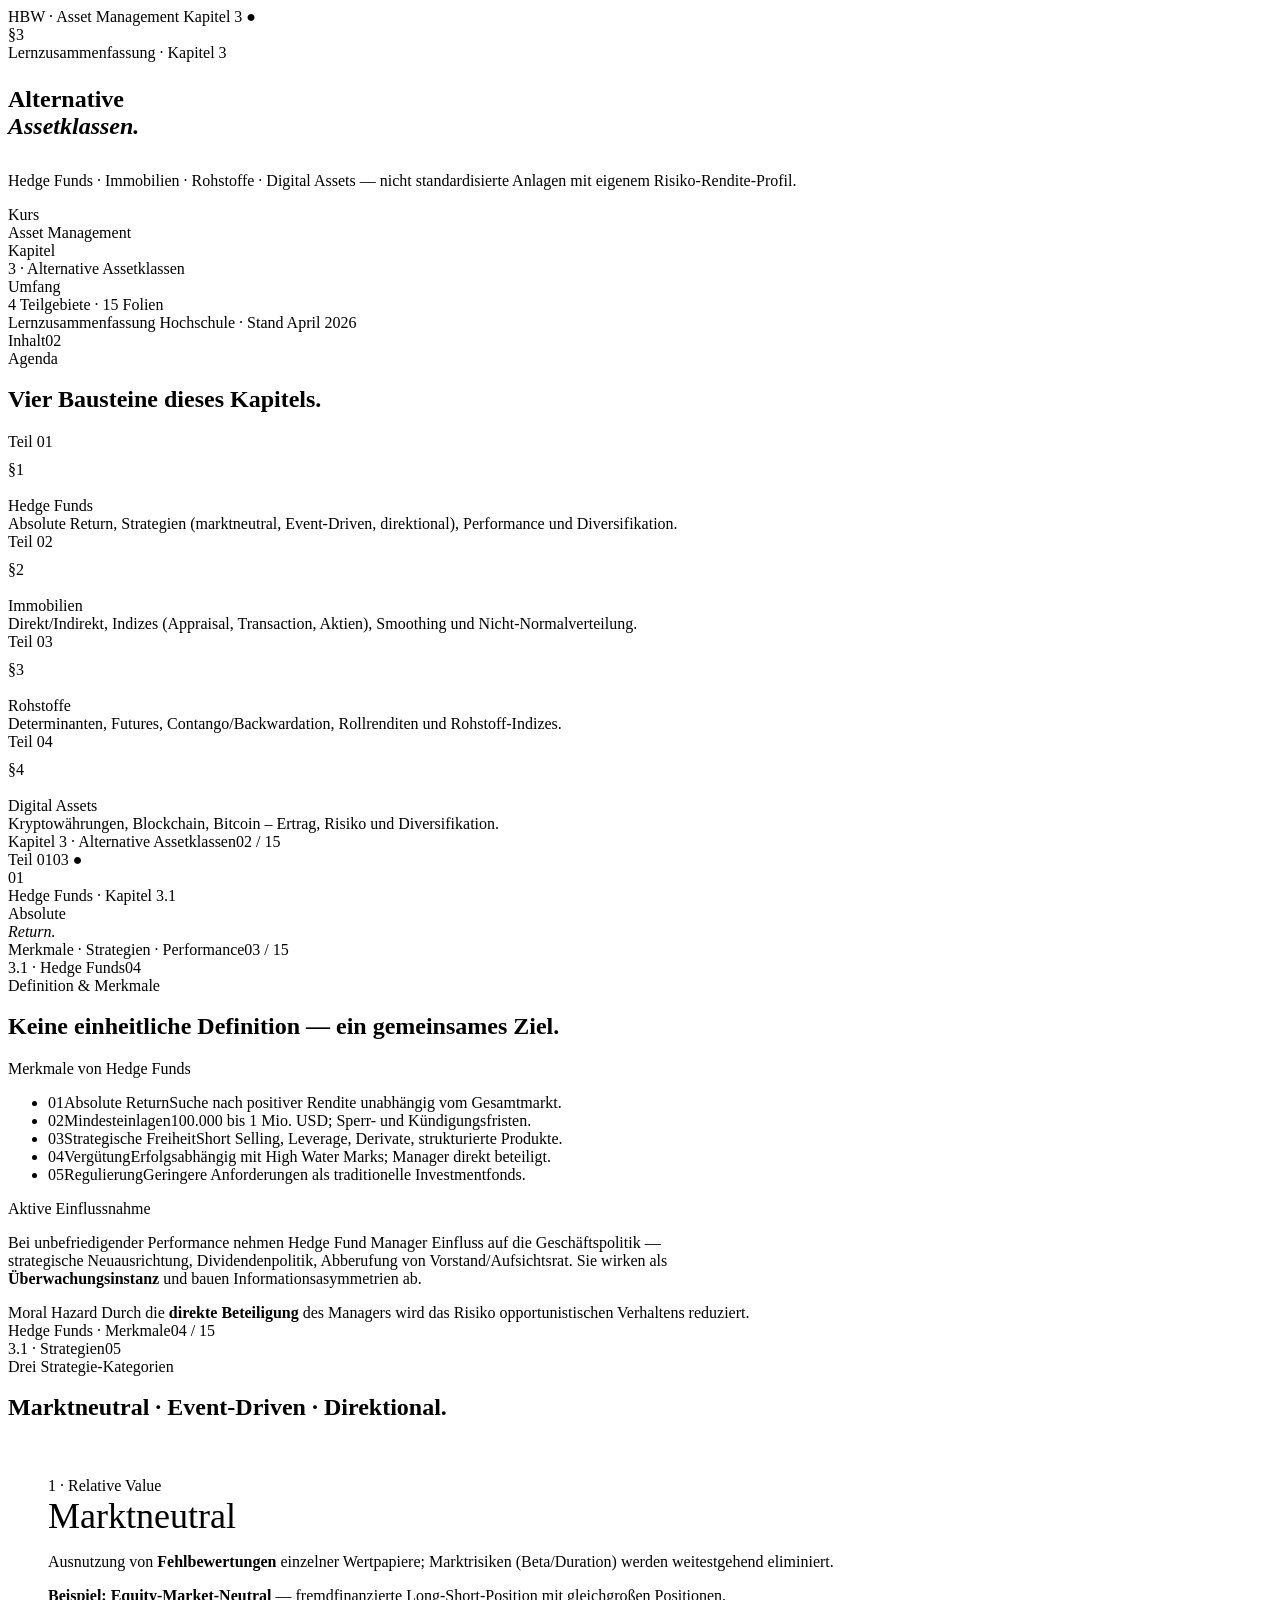
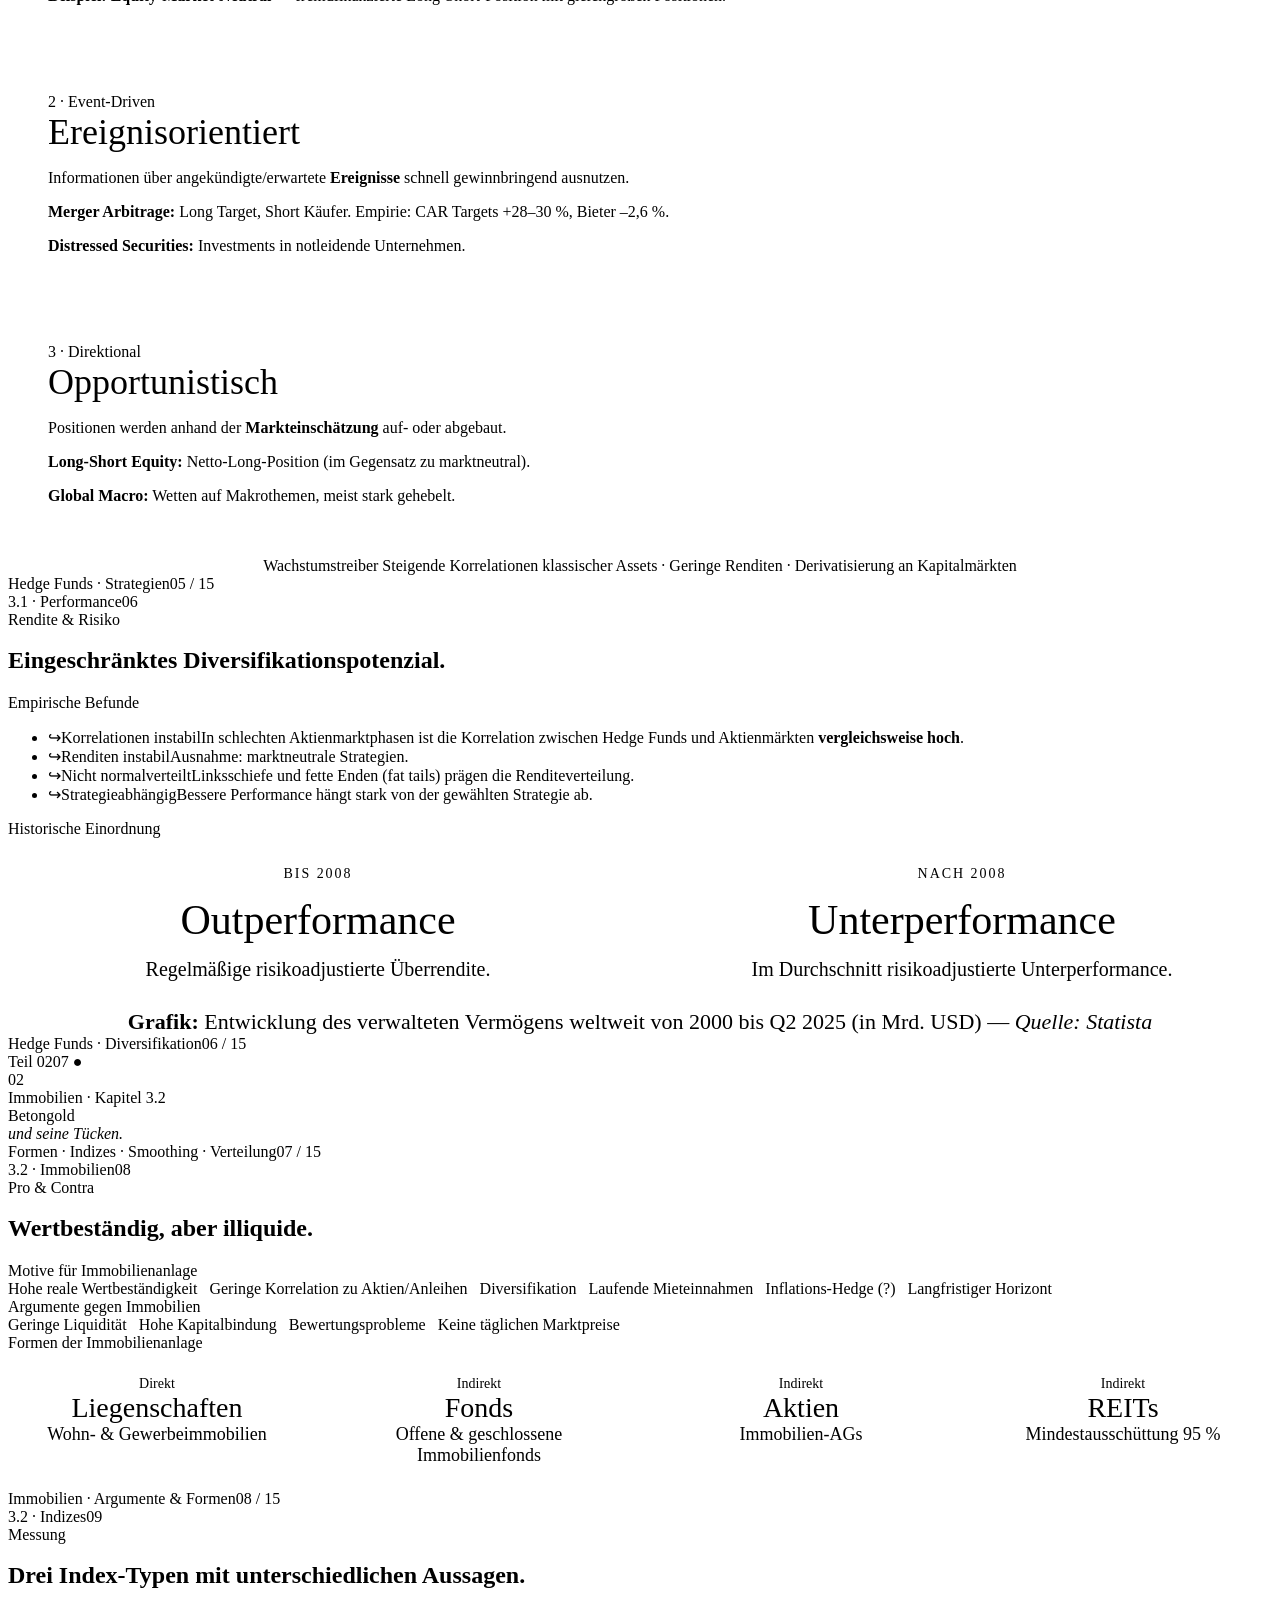
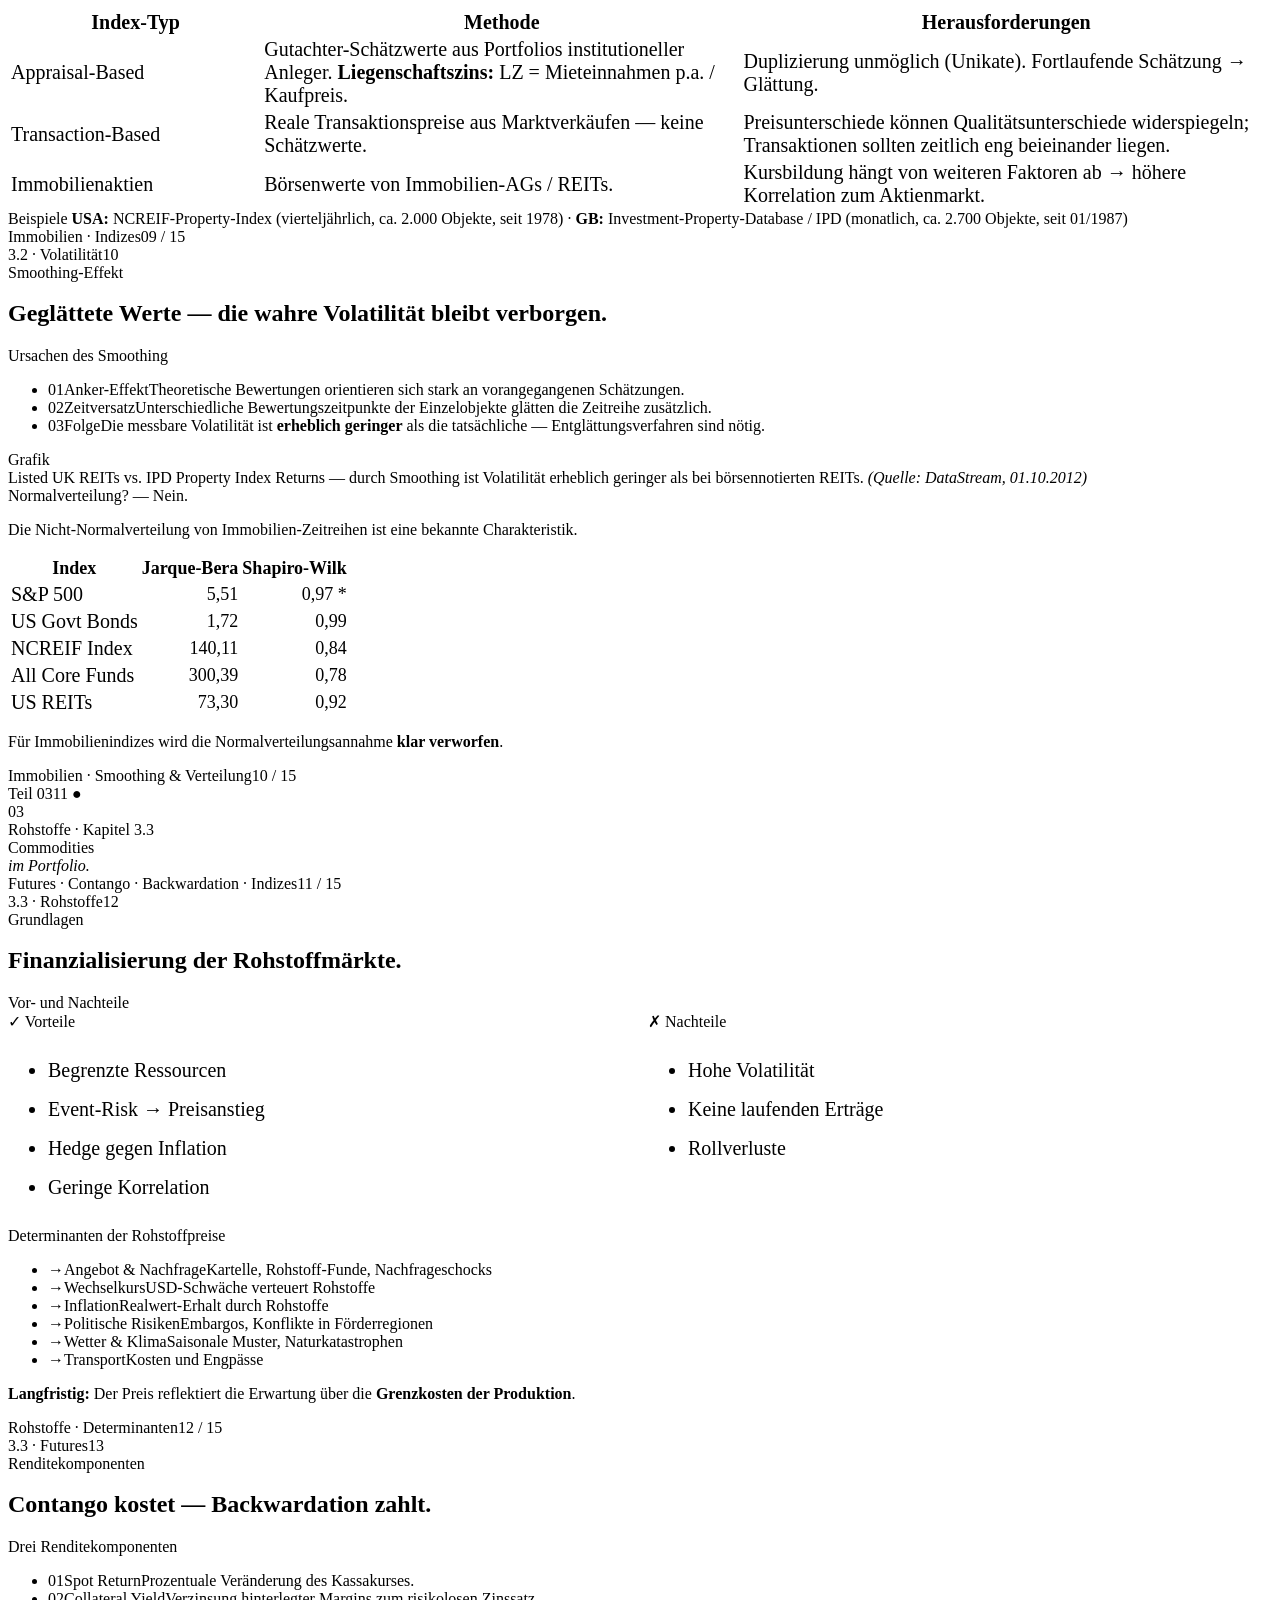
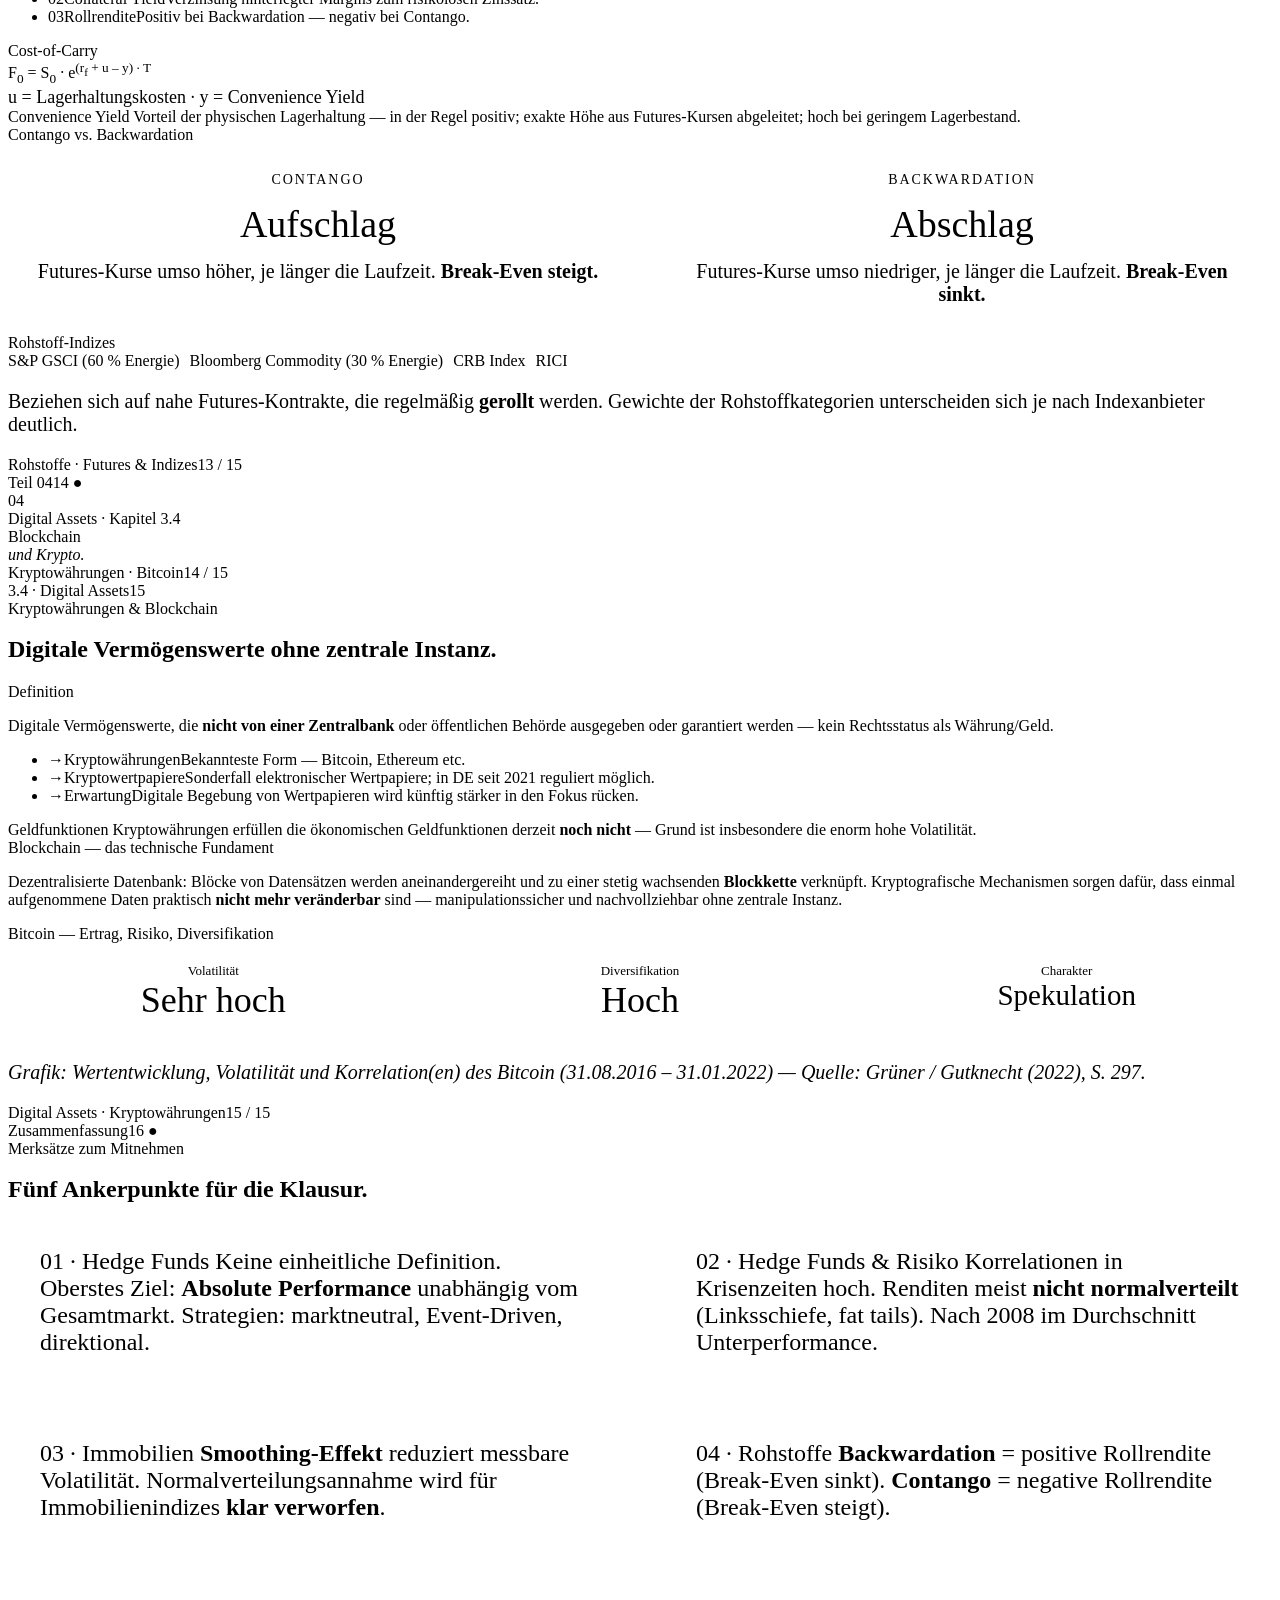
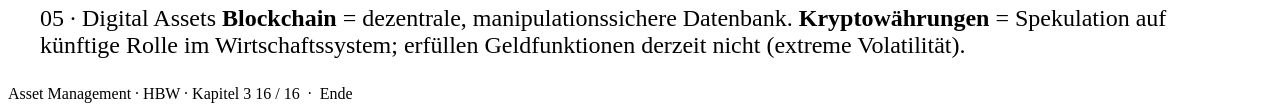
<file: kapitel-3-alternative-assetklassen.html>
<!-- MODULE_CHAPTER_START: kapitel-3 | Kapitel 3 · Alternative Assetklassen | slides=16 -->
<!-- Dieses Topic ist ein HTML-Fragment: keine <html>, <head>, <body> Tags einfügen. -->

<section class="slide-title module-slide chapter-start" data-chapter-key="kapitel-3" data-chapter-short="Kapitel 3" data-chapter-start="true" data-chapter-title="Kapitel 3 · Alternative Assetklassen" data-module="asset-management" data-screen-label="01 Title" data-slide-index="1" data-slide-label="01 Title" data-slide-total="16" id="kapitel-3-slide-01">
<div class="chrome-top">
<span>HBW · Asset Management</span>
<span>Kapitel 3 <span class="dot">●</span></span>
</div>
<div class="big-mark">§3</div>
<div class="stack">
<div class="eyebrow">Lernzusammenfassung · Kapitel 3</div>
<h1 class="display" style="margin-top:24px;">
                    Alternative<br/>
<em style="font-style:italic; color:var(--accent);">Assetklassen.</em>
</h1>
<p class="sub" style="margin-top:32px; max-width:1100px;">
                    Hedge Funds · Immobilien · Rohstoffe · Digital Assets —
                    nicht standardisierte Anlagen mit eigenem Risiko-Rendite-Profil.
                </p>
</div>
<div class="meta">
<div class="block">
<div class="k">Kurs</div>
<div class="v">Asset Management</div>
</div>
<div class="block">
<div class="k">Kapitel</div>
<div class="v">3 · Alternative Assetklassen</div>
</div>
<div class="block">
<div class="k">Umfang</div>
<div class="v">4 Teilgebiete · 15 Folien</div>
</div>
</div>
<div class="chrome-bot">
<span>Lernzusammenfassung</span>
<span>Hochschule · Stand April 2026</span>
</div>
</section>

<section class="module-slide" data-chapter-key="kapitel-3" data-chapter-short="Kapitel 3" data-chapter-title="Kapitel 3 · Alternative Assetklassen" data-module="asset-management" data-screen-label="02 Inhalt" data-slide-index="2" data-slide-label="02 Inhalt" data-slide-total="16" id="kapitel-3-slide-02">
<div class="chrome-top"><span>Inhalt</span><span>02</span></div>
<div class="content-head" style="top:180px;">
<div class="eyebrow">Agenda</div>
<h2 class="title-lg" style="margin-top:18px;">Vier Bausteine dieses Kapitels.</h2>
</div>
<div class="content-body" style="top:440px;">
<div class="three-col" style="gap:40px;">
<div class="card">
<div class="card-eyebrow">Teil 01</div>
<div class="kpi" style="margin:10px 0 18px 0;"><span class="n">§1</span></div>
<div class="card-title">Hedge Funds</div>
<div class="card-body">Absolute Return, Strategien (marktneutral, Event-Driven, direktional), Performance und Diversifikation.</div>
</div>
<div class="card">
<div class="card-eyebrow">Teil 02</div>
<div class="kpi" style="margin:10px 0 18px 0;"><span class="n">§2</span></div>
<div class="card-title">Immobilien</div>
<div class="card-body">Direkt/Indirekt, Indizes (Appraisal, Transaction, Aktien), Smoothing und Nicht-Normalverteilung.</div>
</div>
<div class="card">
<div class="card-eyebrow">Teil 03</div>
<div class="kpi" style="margin:10px 0 18px 0;"><span class="n">§3</span></div>
<div class="card-title">Rohstoffe</div>
<div class="card-body">Determinanten, Futures, Contango/Backwardation, Rollrenditen und Rohstoff-Indizes.</div>
</div>
<div class="card">
<div class="card-eyebrow">Teil 04</div>
<div class="kpi" style="margin:10px 0 18px 0;"><span class="n">§4</span></div>
<div class="card-title">Digital Assets</div>
<div class="card-body">Kryptowährungen, Blockchain, Bitcoin – Ertrag, Risiko und Diversifikation.</div>
</div>
</div>
</div>
<div class="chrome-bot"><span>Kapitel 3 · Alternative Assetklassen</span><span>02 / 15</span></div>
</section>

<section class="slide-divider module-slide" data-chapter-key="kapitel-3" data-chapter-short="Kapitel 3" data-chapter-title="Kapitel 3 · Alternative Assetklassen" data-module="asset-management" data-screen-label="03 Hedge Funds Divider" data-slide-index="3" data-slide-label="03 Hedge Funds Divider" data-slide-total="16" id="kapitel-3-slide-03">
<div class="chrome-top"><span>Teil 01</span><span>03 <span class="dot">●</span></span></div>
<div class="big-num">01</div>
<div class="sub-label" style="top:180px;">Hedge Funds · Kapitel 3.1</div>
<div class="big-title">
                Absolute<br/>
<em style="color:var(--accent-2);">Return.</em>
</div>
<div class="chrome-bot"><span>Merkmale · Strategien · Performance</span><span>03 / 15</span></div>
</section>

<section class="module-slide" data-chapter-key="kapitel-3" data-chapter-short="Kapitel 3" data-chapter-title="Kapitel 3 · Alternative Assetklassen" data-module="asset-management" data-screen-label="04 Hedge Funds Merkmale" data-slide-index="4" data-slide-label="04 Hedge Funds Merkmale" data-slide-total="16" id="kapitel-3-slide-04">
<div class="chrome-top"><span>3.1 · Hedge Funds</span><span>04</span></div>
<div class="content-head">
<div class="eyebrow">Definition &amp; Merkmale</div>
<h2 class="title-md" style="margin-top:18px;">Keine einheitliche Definition — ein gemeinsames Ziel.</h2>
</div>
<div class="content-body" style="top:340px;">
<div class="two-col" style="grid-template-columns: 5fr 7fr; gap:80px;">
<div>
<div class="label">Merkmale von Hedge Funds</div>
<ul class="clean mt-16">
<li><span class="marker">01</span><span class="key">Absolute Return</span><span>Suche nach positiver Rendite unabhängig vom Gesamtmarkt.</span></li>
<li><span class="marker">02</span><span class="key">Mindesteinlagen</span><span>100.000 bis 1 Mio. USD; Sperr- und Kündigungsfristen.</span></li>
<li><span class="marker">03</span><span class="key">Strategische Freiheit</span><span>Short Selling, Leverage, Derivate, strukturierte Produkte.</span></li>
<li><span class="marker">04</span><span class="key">Vergütung</span><span>Erfolgsabhängig mit High Water Marks; Manager direkt beteiligt.</span></li>
<li><span class="marker">05</span><span class="key">Regulierung</span><span>Geringere Anforderungen als traditionelle Investmentfonds.</span></li>
</ul>
</div>
<div>
<div class="label">Aktive Einflussnahme</div>
<p class="body-lg mt-16" style="max-width:720px;">
                            Bei unbefriedigender Performance nehmen Hedge Fund Manager Einfluss auf die Geschäftspolitik —
                            strategische Neuausrichtung, Dividendenpolitik, Abberufung von Vorstand/Aufsichtsrat.
                            Sie wirken als <strong>Überwachungsinstanz</strong> und bauen Informationsasymmetrien ab.
                        </p>
<div class="callout mt-40">
<span class="tag">Moral Hazard</span>
                            Durch die <strong>direkte Beteiligung</strong> des Managers wird das Risiko
                            opportunistischen Verhaltens reduziert.
                        </div>
</div>
</div>
</div>
<div class="chrome-bot"><span>Hedge Funds · Merkmale</span><span>04 / 15</span></div>
</section>

<section class="module-slide" data-chapter-key="kapitel-3" data-chapter-short="Kapitel 3" data-chapter-title="Kapitel 3 · Alternative Assetklassen" data-module="asset-management" data-screen-label="05 Hedge Funds Strategien" data-slide-index="5" data-slide-label="05 Hedge Funds Strategien" data-slide-total="16" id="kapitel-3-slide-05">
<div class="chrome-top"><span>3.1 · Strategien</span><span>05</span></div>
<div class="content-head">
<div class="eyebrow">Drei Strategie-Kategorien</div>
<h2 class="title-md" style="margin-top:18px;">Marktneutral · Event-Driven · Direktional.</h2>
</div>
<div class="content-body" style="top:320px;">
<div class="three-col" style="gap:32px;">
<!-- Marktneutral -->
<div class="card" style="padding:36px 40px;">
<div class="card-eyebrow">1 · Relative Value</div>
<div class="card-title" style="font-size:36px;">Marktneutral</div>
<div class="card-body">
<p>Ausnutzung von <strong>Fehlbewertungen</strong> einzelner Wertpapiere; Marktrisiken (Beta/Duration) werden weitestgehend eliminiert.</p>
<p class="mt-16"><strong>Beispiel: Equity-Market-Neutral</strong> — fremdfinanzierte Long-Short-Position mit gleichgroßen Positionen.</p>
</div>
</div>
<!-- Event-Driven -->
<div class="card" style="padding:36px 40px;">
<div class="card-eyebrow">2 · Event-Driven</div>
<div class="card-title" style="font-size:36px;">Ereignisorientiert</div>
<div class="card-body">
<p>Informationen über angekündigte/erwartete <strong>Ereignisse</strong> schnell gewinnbringend ausnutzen.</p>
<p class="mt-16"><strong>Merger Arbitrage:</strong> Long Target, Short Käufer. Empirie: CAR Targets +28–30 %, Bieter –2,6 %.</p>
<p><strong>Distressed Securities:</strong> Investments in notleidende Unternehmen.</p>
</div>
</div>
<!-- Direktional -->
<div class="card" style="padding:36px 40px;">
<div class="card-eyebrow">3 · Direktional</div>
<div class="card-title" style="font-size:36px;">Opportunistisch</div>
<div class="card-body">
<p>Positionen werden anhand der <strong>Markteinschätzung</strong> auf- oder abgebaut.</p>
<p class="mt-16"><strong>Long-Short Equity:</strong> Netto-Long-Position (im Gegensatz zu marktneutral).</p>
<p><strong>Global Macro:</strong> Wetten auf Makrothemen, meist stark gehebelt.</p>
</div>
</div>
</div>
<div class="callout mt-40" style="text-align:center;">
<span class="tag">Wachstumstreiber</span>
                    Steigende Korrelationen klassischer Assets · Geringe Renditen · Derivatisierung an Kapitalmärkten
                </div>
</div>
<div class="chrome-bot"><span>Hedge Funds · Strategien</span><span>05 / 15</span></div>
</section>

<section class="module-slide" data-chapter-key="kapitel-3" data-chapter-short="Kapitel 3" data-chapter-title="Kapitel 3 · Alternative Assetklassen" data-module="asset-management" data-screen-label="06 Hedge Funds Performance" data-slide-index="6" data-slide-label="06 Hedge Funds Performance" data-slide-total="16" id="kapitel-3-slide-06">
<div class="chrome-top"><span>3.1 · Performance</span><span>06</span></div>
<div class="content-head">
<div class="eyebrow">Rendite &amp; Risiko</div>
<h2 class="title-md" style="margin-top:18px;">Eingeschränktes Diversifikationspotenzial.</h2>
</div>
<div class="content-body" style="top:320px;">
<div class="two-col" style="gap:64px;">
<div>
<div class="label">Empirische Befunde</div>
<ul class="clean mt-16">
<li><span class="marker">↪</span><span class="key">Korrelationen instabil</span><span>In schlechten Aktienmarktphasen ist die Korrelation zwischen Hedge Funds und Aktienmärkten <strong>vergleichsweise hoch</strong>.</span></li>
<li><span class="marker">↪</span><span class="key">Renditen instabil</span><span>Ausnahme: marktneutrale Strategien.</span></li>
<li><span class="marker">↪</span><span class="key">Nicht normalverteilt</span><span>Linksschiefe und fette Enden (fat tails) prägen die Renditeverteilung.</span></li>
<li><span class="marker">↪</span><span class="key">Strategieabhängig</span><span>Bessere Performance hängt stark von der gewählten Strategie ab.</span></li>
</ul>
</div>
<div>
<div class="label">Historische Einordnung</div>
<div class="mt-16" style="display:grid; grid-template-columns:1fr 1fr; gap:24px;">
<div class="card" style="padding:28px; text-align:center;">
<div style="font-family:var(--mono); font-size:14px; letter-spacing:0.14em; color:var(--ok); text-transform:uppercase;">Bis 2008</div>
<div style="font-family:var(--serif); font-size:42px; color:var(--ok); margin:14px 0;">Outperformance</div>
<div style="font-family:var(--sans); font-size:20px; color:var(--ink-2);">Regelmäßige risikoadjustierte Überrendite.</div>
</div>
<div class="card" style="padding:28px; text-align:center;">
<div style="font-family:var(--mono); font-size:14px; letter-spacing:0.14em; color:var(--bad); text-transform:uppercase;">Nach 2008</div>
<div style="font-family:var(--serif); font-size:42px; color:var(--bad); margin:14px 0;">Unterperformance</div>
<div style="font-family:var(--sans); font-size:20px; color:var(--ink-2);">Im Durchschnitt risikoadjustierte Unterperformance.</div>
</div>
</div>
<div class="formula-box mt-24" style="font-family:var(--sans); font-size:22px; text-align:center;">
<span style="color:var(--accent); font-weight:600;">Grafik:</span> Entwicklung des verwalteten Vermögens weltweit von 2000 bis Q2 2025 (in Mrd. USD) — <em>Quelle: Statista</em>
</div>
</div>
</div>
</div>
<div class="chrome-bot"><span>Hedge Funds · Diversifikation</span><span>06 / 15</span></div>
</section>

<section class="slide-divider module-slide" data-chapter-key="kapitel-3" data-chapter-short="Kapitel 3" data-chapter-title="Kapitel 3 · Alternative Assetklassen" data-module="asset-management" data-screen-label="07 Immobilien Divider" data-slide-index="7" data-slide-label="07 Immobilien Divider" data-slide-total="16" id="kapitel-3-slide-07">
<div class="chrome-top"><span>Teil 02</span><span>07 <span class="dot">●</span></span></div>
<div class="big-num">02</div>
<div class="sub-label" style="top:180px;">Immobilien · Kapitel 3.2</div>
<div class="big-title">
                Betongold<br/>
<em style="color:var(--accent-2);">und seine Tücken.</em>
</div>
<div class="chrome-bot"><span>Formen · Indizes · Smoothing · Verteilung</span><span>07 / 15</span></div>
</section>

<section class="module-slide" data-chapter-key="kapitel-3" data-chapter-short="Kapitel 3" data-chapter-title="Kapitel 3 · Alternative Assetklassen" data-module="asset-management" data-screen-label="08 Immobilien Argumente" data-slide-index="8" data-slide-label="08 Immobilien Argumente" data-slide-total="16" id="kapitel-3-slide-08">
<div class="chrome-top"><span>3.2 · Immobilien</span><span>08</span></div>
<div class="content-head">
<div class="eyebrow">Pro &amp; Contra</div>
<h2 class="title-md" style="margin-top:18px;">Wertbeständig, aber illiquide.</h2>
</div>
<div class="content-body" style="top:320px;">
<div class="two-col" style="gap:64px;">
<!-- Pro -->
<div>
<div class="label">Motive für Immobilienanlage</div>
<div class="mt-16" style="display:flex; flex-wrap:wrap; gap:12px;">
<span class="pill ok">Hohe reale Wertbeständigkeit</span>
<span class="pill ok">Geringe Korrelation zu Aktien/Anleihen</span>
<span class="pill ok">Diversifikation</span>
<span class="pill ok">Laufende Mieteinnahmen</span>
<span class="pill ok">Inflations-Hedge (?)</span>
<span class="pill ok">Langfristiger Horizont</span>
</div>
</div>
<!-- Contra -->
<div>
<div class="label">Argumente gegen Immobilien</div>
<div class="mt-16" style="display:flex; flex-wrap:wrap; gap:12px;">
<span class="pill bad">Geringe Liquidität</span>
<span class="pill bad">Hohe Kapitalbindung</span>
<span class="pill bad">Bewertungsprobleme</span>
<span class="pill bad">Keine täglichen Marktpreise</span>
</div>
</div>
</div>
<div class="label mt-40">Formen der Immobilienanlage</div>
<div class="mt-16" style="display:grid; grid-template-columns:1fr 1fr 1fr 1fr; gap:24px;">
<div class="card" style="padding:24px; text-align:center;">
<div class="card-eyebrow" style="font-size:14px;">Direkt</div>
<div class="card-title" style="font-size:28px;">Liegenschaften</div>
<div class="card-body" style="font-size:18px;">Wohn- &amp; Gewerbeimmobilien</div>
</div>
<div class="card" style="padding:24px; text-align:center;">
<div class="card-eyebrow" style="font-size:14px;">Indirekt</div>
<div class="card-title" style="font-size:28px;">Fonds</div>
<div class="card-body" style="font-size:18px;">Offene &amp; geschlossene Immobilienfonds</div>
</div>
<div class="card" style="padding:24px; text-align:center;">
<div class="card-eyebrow" style="font-size:14px;">Indirekt</div>
<div class="card-title" style="font-size:28px;">Aktien</div>
<div class="card-body" style="font-size:18px;">Immobilien-AGs</div>
</div>
<div class="card" style="padding:24px; text-align:center;">
<div class="card-eyebrow" style="font-size:14px;">Indirekt</div>
<div class="card-title" style="font-size:28px;">REITs</div>
<div class="card-body" style="font-size:18px;">Mindestausschüttung 95 %</div>
</div>
</div>
</div>
<div class="chrome-bot"><span>Immobilien · Argumente &amp; Formen</span><span>08 / 15</span></div>
</section>

<section class="module-slide" data-chapter-key="kapitel-3" data-chapter-short="Kapitel 3" data-chapter-title="Kapitel 3 · Alternative Assetklassen" data-module="asset-management" data-screen-label="09 Immobilien Indizes" data-slide-index="9" data-slide-label="09 Immobilien Indizes" data-slide-total="16" id="kapitel-3-slide-09">
<div class="chrome-top"><span>3.2 · Indizes</span><span>09</span></div>
<div class="content-head">
<div class="eyebrow">Messung</div>
<h2 class="title-md" style="margin-top:18px;">Drei Index-Typen mit unterschiedlichen Aussagen.</h2>
</div>
<div class="content-body" style="top:300px;">
<table class="grid-tbl" style="font-size:20px;">
<thead>
<tr>
<th style="width:20%;">Index-Typ</th>
<th style="width:38%;">Methode</th>
<th style="width:42%;">Herausforderungen</th>
</tr>
</thead>
<tbody>
<tr>
<td class="k">Appraisal-Based</td>
<td>Gutachter-Schätzwerte aus Portfolios institutioneller Anleger. <strong>Liegenschaftszins:</strong> LZ = Mieteinnahmen p.a. / Kaufpreis.</td>
<td>Duplizierung unmöglich (Unikate). Fortlaufende Schätzung → Glättung.</td>
</tr>
<tr>
<td class="k">Transaction-Based</td>
<td>Reale Transaktionspreise aus Marktverkäufen — keine Schätzwerte.</td>
<td>Preisunterschiede können Qualitätsunterschiede widerspiegeln; Transaktionen sollten zeitlich eng beieinander liegen.</td>
</tr>
<tr>
<td class="k">Immobilienaktien</td>
<td>Börsenwerte von Immobilien-AGs / REITs.</td>
<td>Kursbildung hängt von weiteren Faktoren ab → höhere Korrelation zum Aktienmarkt.</td>
</tr>
</tbody>
</table>
<div class="callout mt-40">
<span class="tag">Beispiele</span>
<strong>USA:</strong> NCREIF-Property-Index (vierteljährlich, ca. 2.000 Objekte, seit 1978) ·
                    <strong>GB:</strong> Investment-Property-Database / IPD (monatlich, ca. 2.700 Objekte, seit 01/1987)
                </div>
</div>
<div class="chrome-bot"><span>Immobilien · Indizes</span><span>09 / 15</span></div>
</section>

<section class="module-slide" data-chapter-key="kapitel-3" data-chapter-short="Kapitel 3" data-chapter-title="Kapitel 3 · Alternative Assetklassen" data-module="asset-management" data-screen-label="10 Immobilien Smoothing" data-slide-index="10" data-slide-label="10 Immobilien Smoothing" data-slide-total="16" id="kapitel-3-slide-10">
<div class="chrome-top"><span>3.2 · Volatilität</span><span>10</span></div>
<div class="content-head">
<div class="eyebrow">Smoothing-Effekt</div>
<h2 class="title-md" style="margin-top:18px;">Geglättete Werte — die wahre Volatilität bleibt verborgen.</h2>
</div>
<div class="content-body" style="top:320px;">
<div class="two-col" style="gap:64px;">
<div>
<div class="label">Ursachen des Smoothing</div>
<ul class="clean mt-16">
<li><span class="marker">01</span><span class="key">Anker-Effekt</span><span>Theoretische Bewertungen orientieren sich stark an vorangegangenen Schätzungen.</span></li>
<li><span class="marker">02</span><span class="key">Zeitversatz</span><span>Unterschiedliche Bewertungszeitpunkte der Einzelobjekte glätten die Zeitreihe zusätzlich.</span></li>
<li><span class="marker">03</span><span class="key">Folge</span><span>Die messbare Volatilität ist <strong>erheblich geringer</strong> als die tatsächliche — Entglättungsverfahren sind nötig.</span></li>
</ul>
<div class="formula-box mt-40">
<div class="formula-tag">Grafik</div>
                            Listed UK REITs vs. IPD Property Index Returns —
                            durch Smoothing ist Volatilität erheblich geringer als bei börsennotierten REITs.
                            <em style="font-size:16px;">(Quelle: DataStream, 01.10.2012)</em>
</div>
</div>
<div>
<div class="label">Normalverteilung? — Nein.</div>
<p class="body-lg mt-16">Die Nicht-Normalverteilung von Immobilien-Zeitreihen ist eine bekannte Charakteristik.</p>
<table class="grid-tbl mt-24" style="font-size:18px;">
<thead>
<tr><th>Index</th><th style="text-align:right;">Jarque-Bera</th><th style="text-align:right;">Shapiro-Wilk</th></tr>
</thead>
<tbody>
<tr><td class="k" style="font-size:20px;">S&amp;P 500</td><td style="text-align:right;">5,51</td><td style="text-align:right;">0,97 *</td></tr>
<tr><td class="k" style="font-size:20px;">US Govt Bonds</td><td style="text-align:right;">1,72</td><td style="text-align:right;">0,99</td></tr>
<tr><td class="k" style="font-size:20px; color:var(--bad);">NCREIF Index</td><td style="text-align:right; color:var(--bad);">140,11</td><td style="text-align:right; color:var(--bad);">0,84</td></tr>
<tr><td class="k" style="font-size:20px; color:var(--bad);">All Core Funds</td><td style="text-align:right; color:var(--bad);">300,39</td><td style="text-align:right; color:var(--bad);">0,78</td></tr>
<tr><td class="k" style="font-size:20px; color:var(--bad);">US REITs</td><td style="text-align:right; color:var(--bad);">73,30</td><td style="text-align:right; color:var(--bad);">0,92</td></tr>
</tbody>
</table>
<p class="body mt-16" style="color:var(--bad);">Für Immobilienindizes wird die Normalverteilungsannahme <strong>klar verworfen</strong>.</p>
</div>
</div>
</div>
<div class="chrome-bot"><span>Immobilien · Smoothing &amp; Verteilung</span><span>10 / 15</span></div>
</section>

<section class="slide-divider module-slide" data-chapter-key="kapitel-3" data-chapter-short="Kapitel 3" data-chapter-title="Kapitel 3 · Alternative Assetklassen" data-module="asset-management" data-screen-label="11 Rohstoffe Divider" data-slide-index="11" data-slide-label="11 Rohstoffe Divider" data-slide-total="16" id="kapitel-3-slide-11">
<div class="chrome-top"><span>Teil 03</span><span>11 <span class="dot">●</span></span></div>
<div class="big-num">03</div>
<div class="sub-label" style="top:180px;">Rohstoffe · Kapitel 3.3</div>
<div class="big-title">
                Commodities<br/>
<em style="color:var(--accent-2);">im Portfolio.</em>
</div>
<div class="chrome-bot"><span>Futures · Contango · Backwardation · Indizes</span><span>11 / 15</span></div>
</section>

<section class="module-slide" data-chapter-key="kapitel-3" data-chapter-short="Kapitel 3" data-chapter-title="Kapitel 3 · Alternative Assetklassen" data-module="asset-management" data-screen-label="12 Rohstoffe Ueberblick" data-slide-index="12" data-slide-label="12 Rohstoffe Ueberblick" data-slide-total="16" id="kapitel-3-slide-12">
<div class="chrome-top"><span>3.3 · Rohstoffe</span><span>12</span></div>
<div class="content-head">
<div class="eyebrow">Grundlagen</div>
<h2 class="title-md" style="margin-top:18px;">Finanzialisierung der Rohstoffmärkte.</h2>
</div>
<div class="content-body" style="top:300px;">
<div class="two-col" style="gap:64px;">
<div>
<div class="label">Vor- und Nachteile</div>
<div class="mt-16" style="display:grid; grid-template-columns:1fr 1fr; gap:16px;">
<div>
<span class="pill ok" style="display:block; margin-bottom:8px;">✓ Vorteile</span>
<ul class="clean" style="font-size:20px;">
<li style="font-size:20px; padding:8px 0;">Begrenzte Ressourcen</li>
<li style="font-size:20px; padding:8px 0;">Event-Risk → Preisanstieg</li>
<li style="font-size:20px; padding:8px 0;">Hedge gegen Inflation</li>
<li style="font-size:20px; padding:8px 0;">Geringe Korrelation</li>
</ul>
</div>
<div>
<span class="pill bad" style="display:block; margin-bottom:8px;">✗ Nachteile</span>
<ul class="clean" style="font-size:20px;">
<li style="font-size:20px; padding:8px 0;">Hohe Volatilität</li>
<li style="font-size:20px; padding:8px 0;">Keine laufenden Erträge</li>
<li style="font-size:20px; padding:8px 0;">Rollverluste</li>
</ul>
</div>
</div>
</div>
<div>
<div class="label">Determinanten der Rohstoffpreise</div>
<ul class="clean mt-16">
<li><span class="marker">→</span><span class="key">Angebot &amp; Nachfrage</span><span>Kartelle, Rohstoff-Funde, Nachfrageschocks</span></li>
<li><span class="marker">→</span><span class="key">Wechselkurs</span><span>USD-Schwäche verteuert Rohstoffe</span></li>
<li><span class="marker">→</span><span class="key">Inflation</span><span>Realwert-Erhalt durch Rohstoffe</span></li>
<li><span class="marker">→</span><span class="key">Politische Risiken</span><span>Embargos, Konflikte in Förderregionen</span></li>
<li><span class="marker">→</span><span class="key">Wetter &amp; Klima</span><span>Saisonale Muster, Naturkatastrophen</span></li>
<li><span class="marker">→</span><span class="key">Transport</span><span>Kosten und Engpässe</span></li>
</ul>
<p class="body mt-16"><strong>Langfristig:</strong> Der Preis reflektiert die Erwartung über die <strong>Grenzkosten der Produktion</strong>.</p>
</div>
</div>
</div>
<div class="chrome-bot"><span>Rohstoffe · Determinanten</span><span>12 / 15</span></div>
</section>

<section class="module-slide" data-chapter-key="kapitel-3" data-chapter-short="Kapitel 3" data-chapter-title="Kapitel 3 · Alternative Assetklassen" data-module="asset-management" data-screen-label="13 Rohstoffe Futures" data-slide-index="13" data-slide-label="13 Rohstoffe Futures" data-slide-total="16" id="kapitel-3-slide-13">
<div class="chrome-top"><span>3.3 · Futures</span><span>13</span></div>
<div class="content-head">
<div class="eyebrow">Renditekomponenten</div>
<h2 class="title-md" style="margin-top:18px;">Contango kostet — Backwardation zahlt.</h2>
</div>
<div class="content-body" style="top:300px;">
<div class="two-col" style="gap:64px;">
<div>
<div class="label">Drei Renditekomponenten</div>
<ul class="clean mt-16">
<li><span class="marker">01</span><span class="key">Spot Return</span><span>Prozentuale Veränderung des Kassakurses.</span></li>
<li><span class="marker">02</span><span class="key">Collateral Yield</span><span>Verzinsung hinterlegter Margins zum risikolosen Zinssatz.</span></li>
<li><span class="marker">03</span><span class="key">Rollrendite</span><span>Positiv bei Backwardation — negativ bei Contango.</span></li>
</ul>
<div class="formula-box mt-24">
<div class="formula-tag">Cost-of-Carry</div>
                            F<sub>0</sub> = S<sub>0</sub> · e<sup>(r<sub>f</sub> + u – y) · T</sup><br/>
<span style="font-size:18px; color:var(--muted);">u = Lagerhaltungskosten · y = Convenience Yield</span>
</div>
<div class="callout mt-24">
<span class="tag">Convenience Yield</span>
                            Vorteil der physischen Lagerhaltung — in der Regel positiv;
                            exakte Höhe aus Futures-Kursen abgeleitet; hoch bei geringem Lagerbestand.
                        </div>
</div>
<div>
<div class="label">Contango vs. Backwardation</div>
<div class="mt-16" style="display:grid; grid-template-columns:1fr 1fr; gap:24px;">
<div class="card" style="padding:28px; text-align:center;">
<div style="font-family:var(--mono); font-size:14px; letter-spacing:0.14em; color:var(--bad); text-transform:uppercase;">Contango</div>
<div style="font-family:var(--serif); font-size:38px; color:var(--bad); margin:14px 0;">Aufschlag</div>
<div style="font-family:var(--sans); font-size:20px; color:var(--ink-2);">Futures-Kurse umso höher, je länger die Laufzeit. <strong>Break-Even steigt.</strong></div>
</div>
<div class="card" style="padding:28px; text-align:center;">
<div style="font-family:var(--mono); font-size:14px; letter-spacing:0.14em; color:var(--ok); text-transform:uppercase;">Backwardation</div>
<div style="font-family:var(--serif); font-size:38px; color:var(--ok); margin:14px 0;">Abschlag</div>
<div style="font-family:var(--sans); font-size:20px; color:var(--ink-2);">Futures-Kurse umso niedriger, je länger die Laufzeit. <strong>Break-Even sinkt.</strong></div>
</div>
</div>
<div class="label mt-40">Rohstoff-Indizes</div>
<div class="mt-16" style="display:flex; flex-wrap:wrap; gap:10px;">
<span class="pill solid">S&amp;P GSCI (60 % Energie)</span>
<span class="pill solid">Bloomberg Commodity (30 % Energie)</span>
<span class="pill solid">CRB Index</span>
<span class="pill solid">RICI</span>
</div>
<p class="body mt-16" style="font-size:20px;">Beziehen sich auf nahe Futures-Kontrakte, die regelmäßig <strong>gerollt</strong> werden. Gewichte der Rohstoffkategorien unterscheiden sich je nach Indexanbieter deutlich.</p>
</div>
</div>
</div>
<div class="chrome-bot"><span>Rohstoffe · Futures &amp; Indizes</span><span>13 / 15</span></div>
</section>

<section class="slide-divider module-slide" data-chapter-key="kapitel-3" data-chapter-short="Kapitel 3" data-chapter-title="Kapitel 3 · Alternative Assetklassen" data-module="asset-management" data-screen-label="14 Digital Assets Divider" data-slide-index="14" data-slide-label="14 Digital Assets Divider" data-slide-total="16" id="kapitel-3-slide-14">
<div class="chrome-top"><span>Teil 04</span><span>14 <span class="dot">●</span></span></div>
<div class="big-num">04</div>
<div class="sub-label" style="top:180px;">Digital Assets · Kapitel 3.4</div>
<div class="big-title">
                Blockchain<br/>
<em style="color:var(--accent-2);">und Krypto.</em>
</div>
<div class="chrome-bot"><span>Kryptowährungen · Bitcoin</span><span>14 / 15</span></div>
</section>

<section class="module-slide" data-chapter-key="kapitel-3" data-chapter-short="Kapitel 3" data-chapter-title="Kapitel 3 · Alternative Assetklassen" data-module="asset-management" data-screen-label="15 Digital Assets" data-slide-index="15" data-slide-label="15 Digital Assets" data-slide-total="16" id="kapitel-3-slide-15">
<div class="chrome-top"><span>3.4 · Digital Assets</span><span>15</span></div>
<div class="content-head">
<div class="eyebrow">Kryptowährungen &amp; Blockchain</div>
<h2 class="title-md" style="margin-top:18px;">Digitale Vermögenswerte ohne zentrale Instanz.</h2>
</div>
<div class="content-body" style="top:320px;">
<div class="two-col" style="gap:64px;">
<div>
<div class="label">Definition</div>
<p class="body-lg mt-16">
                            Digitale Vermögenswerte, die <strong>nicht von einer Zentralbank</strong> oder öffentlichen
                            Behörde ausgegeben oder garantiert werden — kein Rechtsstatus als Währung/Geld.
                        </p>
<ul class="clean mt-24">
<li><span class="marker">→</span><span class="key">Kryptowährungen</span><span>Bekannteste Form — Bitcoin, Ethereum etc.</span></li>
<li><span class="marker">→</span><span class="key">Kryptowertpapiere</span><span>Sonderfall elektronischer Wertpapiere; in DE seit 2021 reguliert möglich.</span></li>
<li><span class="marker">→</span><span class="key">Erwartung</span><span>Digitale Begebung von Wertpapieren wird künftig stärker in den Fokus rücken.</span></li>
</ul>
<div class="callout mt-40">
<span class="tag">Geldfunktionen</span>
                            Kryptowährungen erfüllen die ökonomischen Geldfunktionen derzeit <strong>noch nicht</strong> —
                            Grund ist insbesondere die enorm hohe Volatilität.
                        </div>
</div>
<div>
<div class="label">Blockchain — das technische Fundament</div>
<p class="body-lg mt-16">
                            Dezentralisierte Datenbank: Blöcke von Datensätzen werden aneinandergereiht und zu einer
                            stetig wachsenden <strong>Blockkette</strong> verknüpft. Kryptografische Mechanismen sorgen dafür,
                            dass einmal aufgenommene Daten praktisch <strong>nicht mehr veränderbar</strong> sind — manipulationssicher
                            und nachvollziehbar ohne zentrale Instanz.
                        </p>
<div class="label mt-40">Bitcoin — Ertrag, Risiko, Diversifikation</div>
<div class="mt-16" style="display:grid; grid-template-columns:1fr 1fr 1fr; gap:16px;">
<div class="card" style="padding:20px; text-align:center;">
<div style="font-family:var(--mono); font-size:13px; color:var(--muted);">Volatilität</div>
<div style="font-family:var(--serif); font-size:36px; color:var(--bad);">Sehr hoch</div>
</div>
<div class="card" style="padding:20px; text-align:center;">
<div style="font-family:var(--mono); font-size:13px; color:var(--muted);">Diversifikation</div>
<div style="font-family:var(--serif); font-size:36px; color:var(--ok);">Hoch</div>
</div>
<div class="card" style="padding:20px; text-align:center;">
<div style="font-family:var(--mono); font-size:13px; color:var(--muted);">Charakter</div>
<div style="font-family:var(--serif); font-size:29px; color:var(--accent);">Spekulation</div>
</div>
</div>
<p class="body mt-16" style="font-size:20px;">
<em>Grafik: Wertentwicklung, Volatilität und Korrelation(en) des Bitcoin (31.08.2016 – 31.01.2022) — Quelle: Grüner / Gutknecht (2022), S. 297.</em>
</p>
</div>
</div>
</div>
<div class="chrome-bot"><span>Digital Assets · Kryptowährungen</span><span>15 / 15</span></div>
</section>

<section class="module-slide" data-chapter-key="kapitel-3" data-chapter-short="Kapitel 3" data-chapter-title="Kapitel 3 · Alternative Assetklassen" data-module="asset-management" data-screen-label="16 Zusammenfassung" data-slide-index="16" data-slide-label="16 Zusammenfassung" data-slide-total="16" id="kapitel-3-slide-16">
<div class="chrome-top"><span>Zusammenfassung</span><span>16 <span class="dot">●</span></span></div>
<div class="content-head">
<div class="eyebrow">Merksätze zum Mitnehmen</div>
<h2 class="title-md" style="margin-top:18px;">Fünf Ankerpunkte für die Klausur.</h2>
</div>
<div class="content-body" style="top:360px;">
<div style="display:grid; grid-template-columns:1fr 1fr; gap:32px 48px;">
<div class="callout" style="padding:26px 32px; font-size:24px;">
<span class="tag">01 · Hedge Funds</span>
                        Keine einheitliche Definition. Oberstes Ziel: <strong>Absolute Performance</strong>
                        unabhängig vom Gesamtmarkt. Strategien: marktneutral, Event-Driven, direktional.
                    </div>
<div class="callout" style="padding:26px 32px; font-size:24px;">
<span class="tag">02 · Hedge Funds &amp; Risiko</span>
                        Korrelationen in Krisenzeiten hoch. Renditen meist <strong>nicht normalverteilt</strong>
                        (Linksschiefe, fat tails). Nach 2008 im Durchschnitt Unterperformance.
                    </div>
<div class="callout" style="padding:26px 32px; font-size:24px;">
<span class="tag">03 · Immobilien</span>
<strong>Smoothing-Effekt</strong> reduziert messbare Volatilität.
                        Normalverteilungsannahme wird für Immobilienindizes <strong>klar verworfen</strong>.
                    </div>
<div class="callout" style="padding:26px 32px; font-size:24px;">
<span class="tag">04 · Rohstoffe</span>
<strong>Backwardation</strong> = positive Rollrendite (Break-Even sinkt).
                        <strong>Contango</strong> = negative Rollrendite (Break-Even steigt).
                    </div>
<div class="callout" style="padding:26px 32px; font-size:24px; grid-column: span 2;">
<span class="tag">05 · Digital Assets</span>
<strong>Blockchain</strong> = dezentrale, manipulationssichere Datenbank.
                        <strong>Kryptowährungen</strong> = Spekulation auf künftige Rolle im Wirtschaftssystem;
                        erfüllen Geldfunktionen derzeit nicht (extreme Volatilität).
                    </div>
</div>
</div>
<div class="chrome-bot">
<span>Asset Management · HBW · Kapitel 3</span>
<span>16 / 16  ·  Ende</span>
</div>
</section>

<!-- MODULE_CHAPTER_END: kapitel-3 -->
</file>
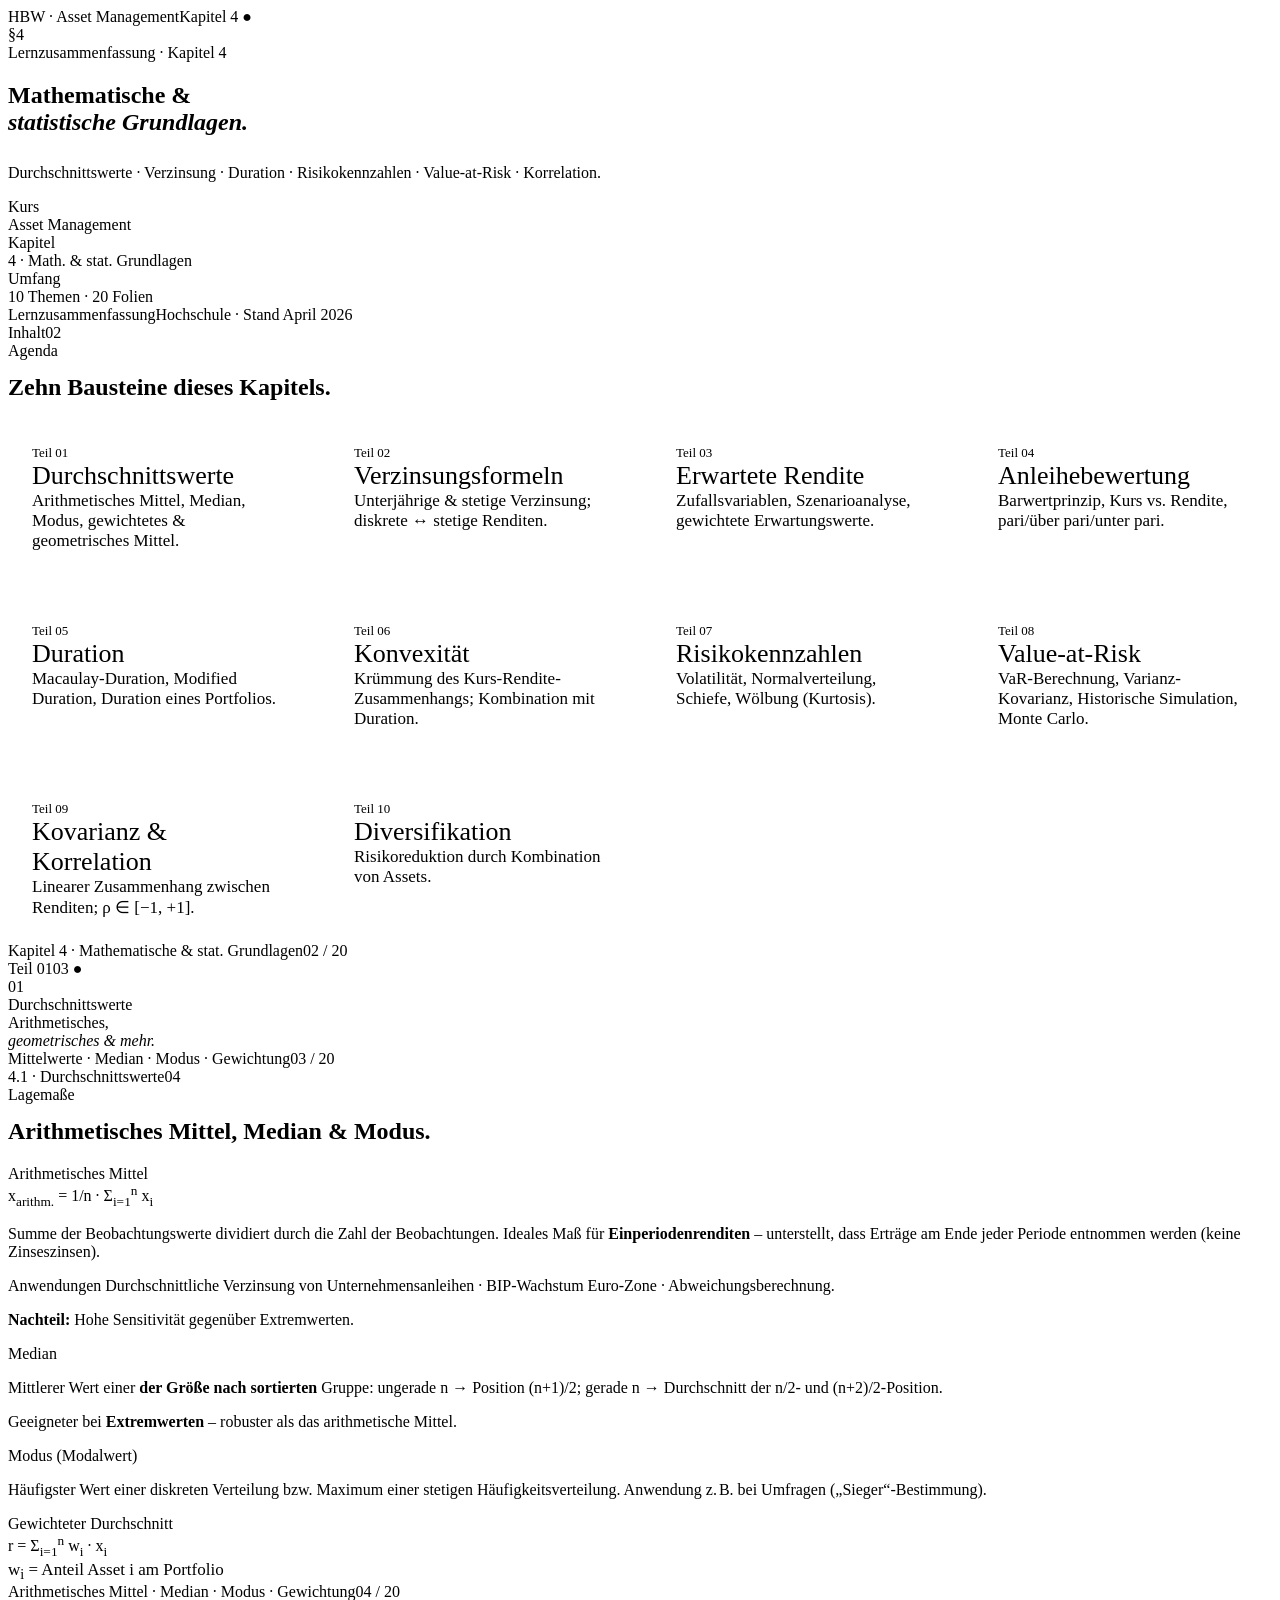
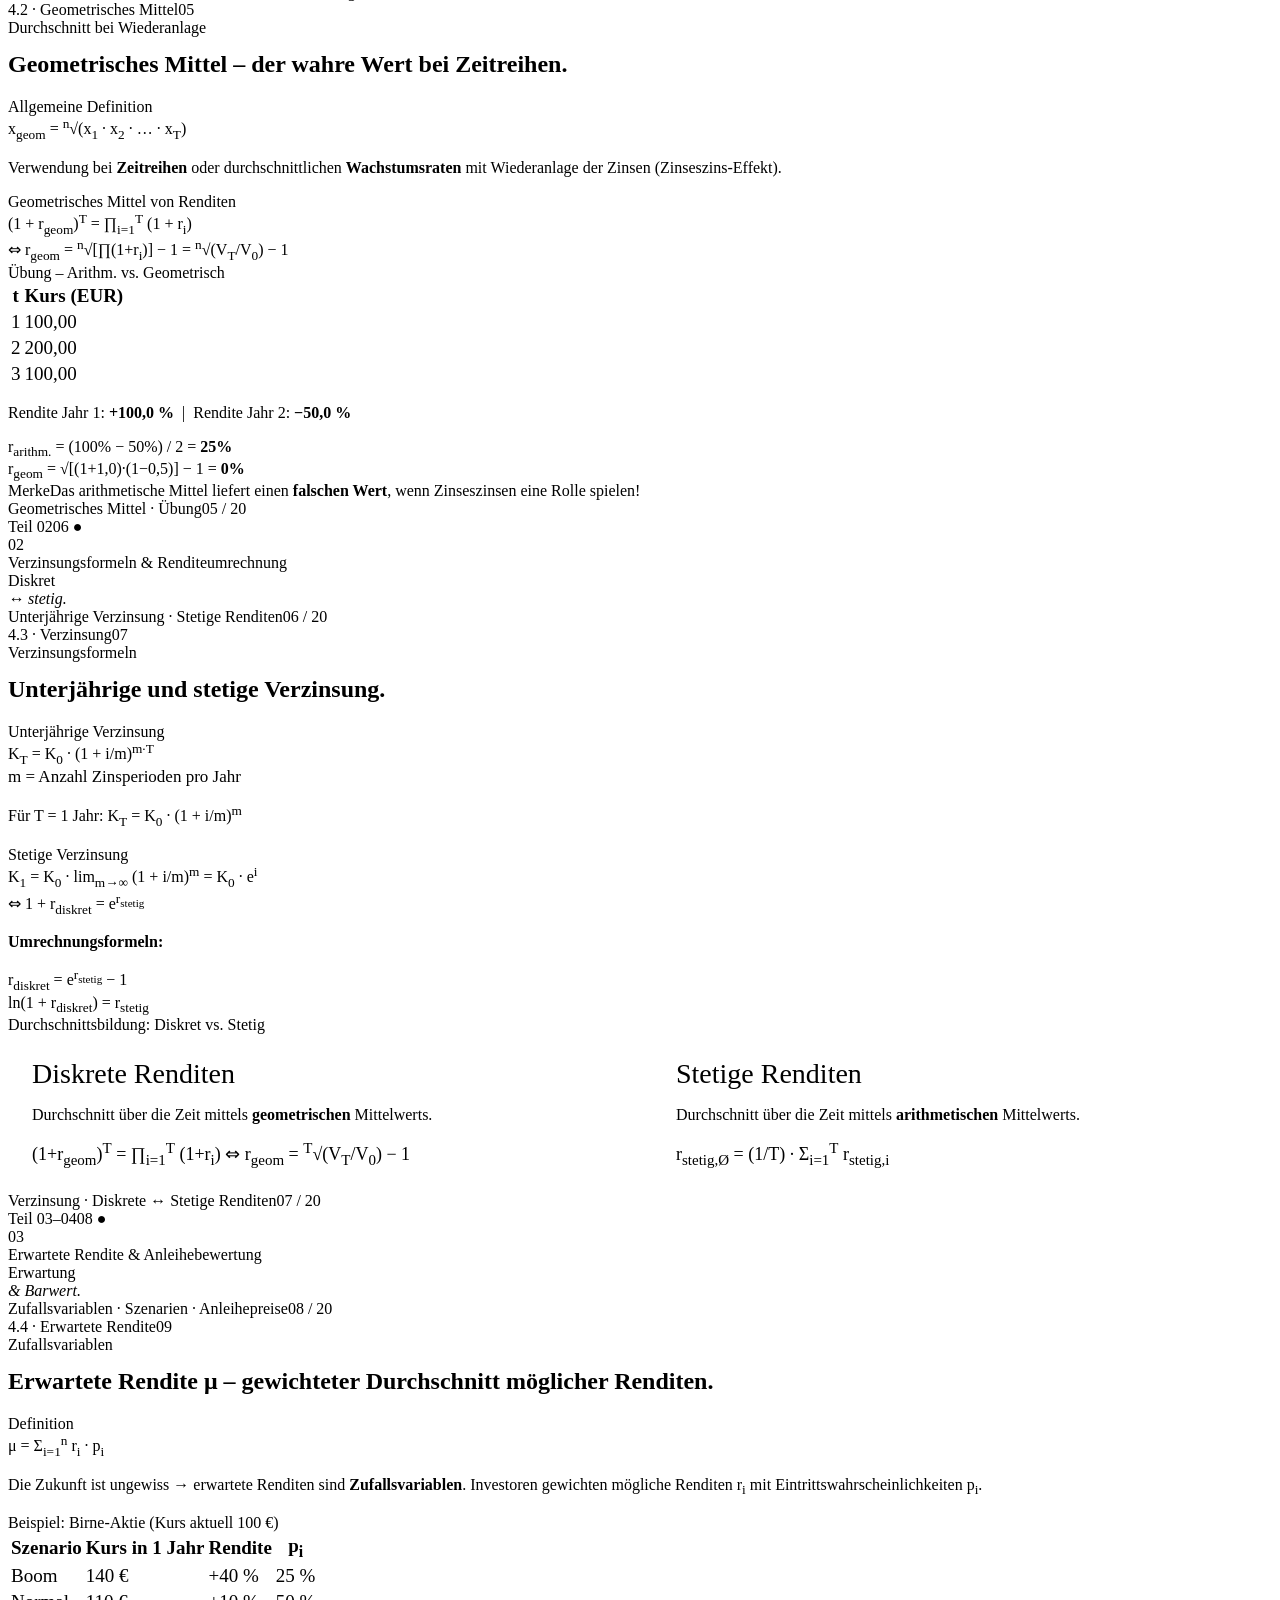
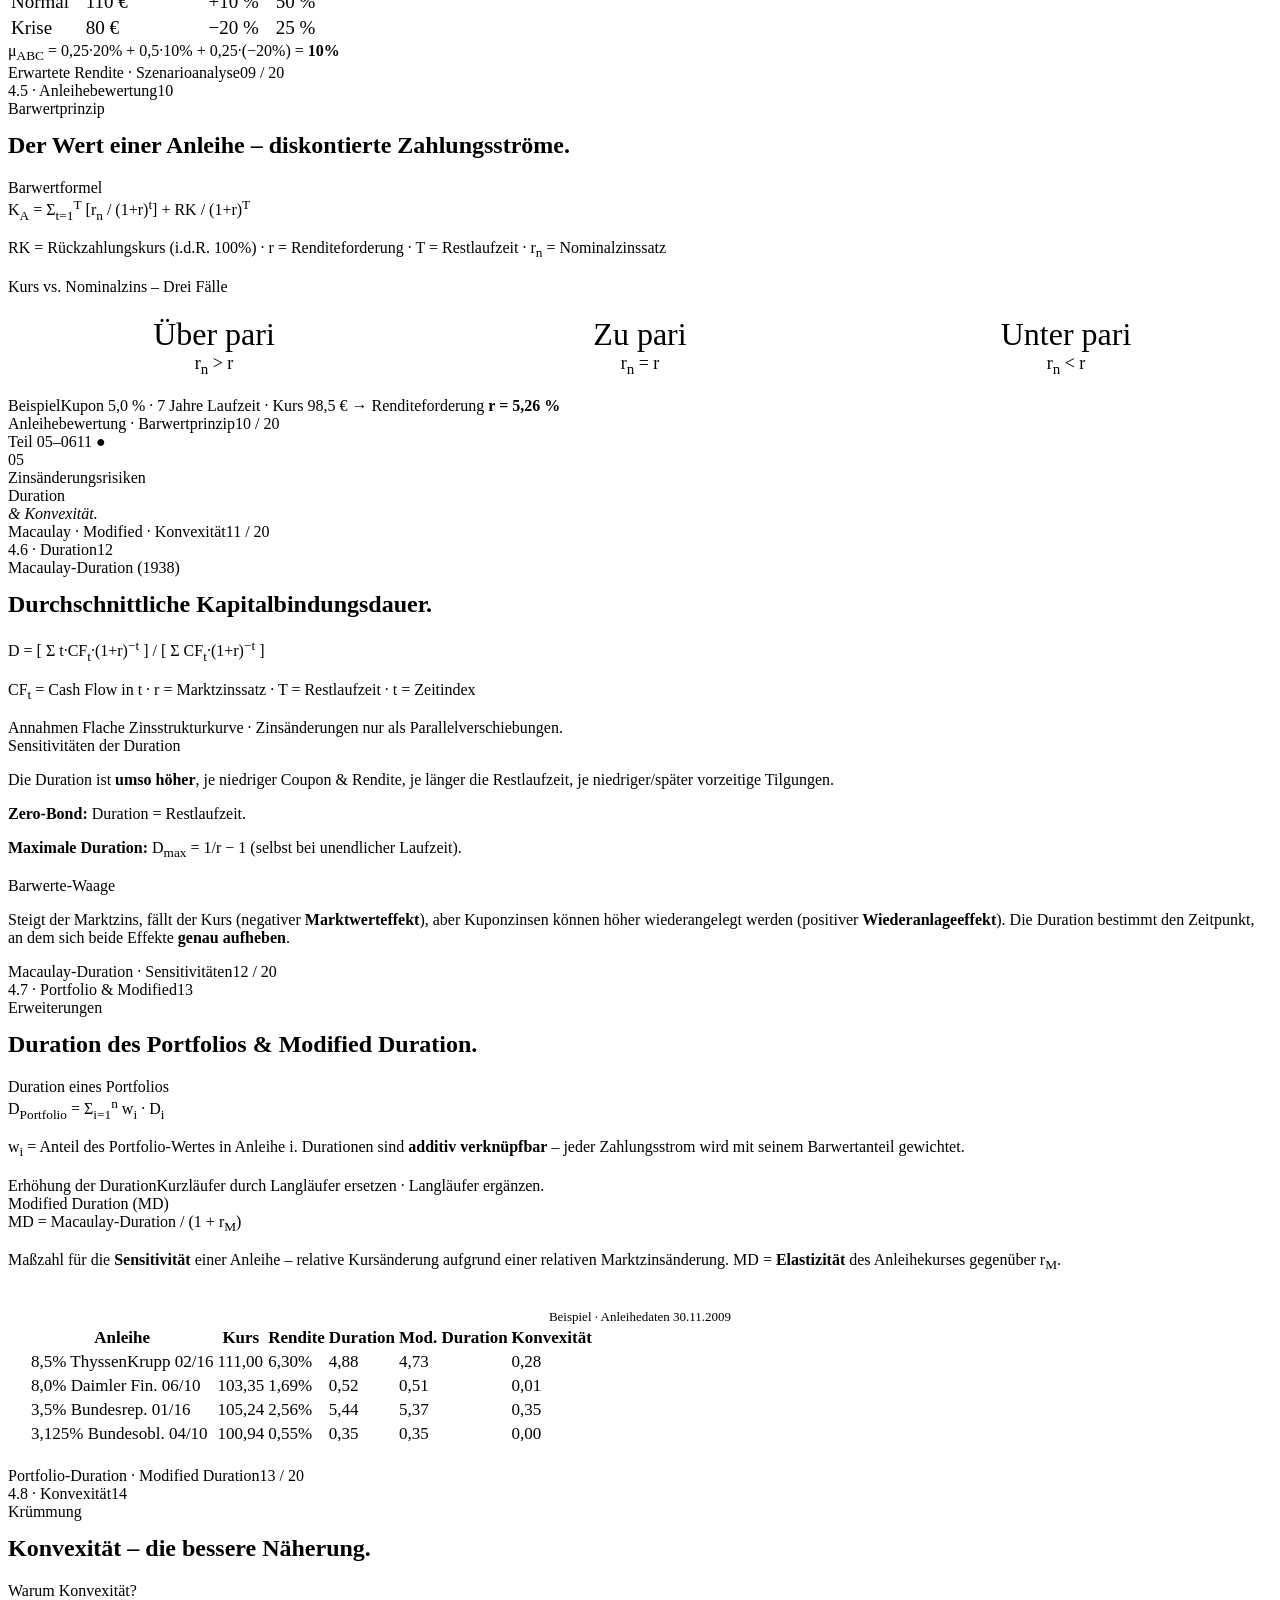
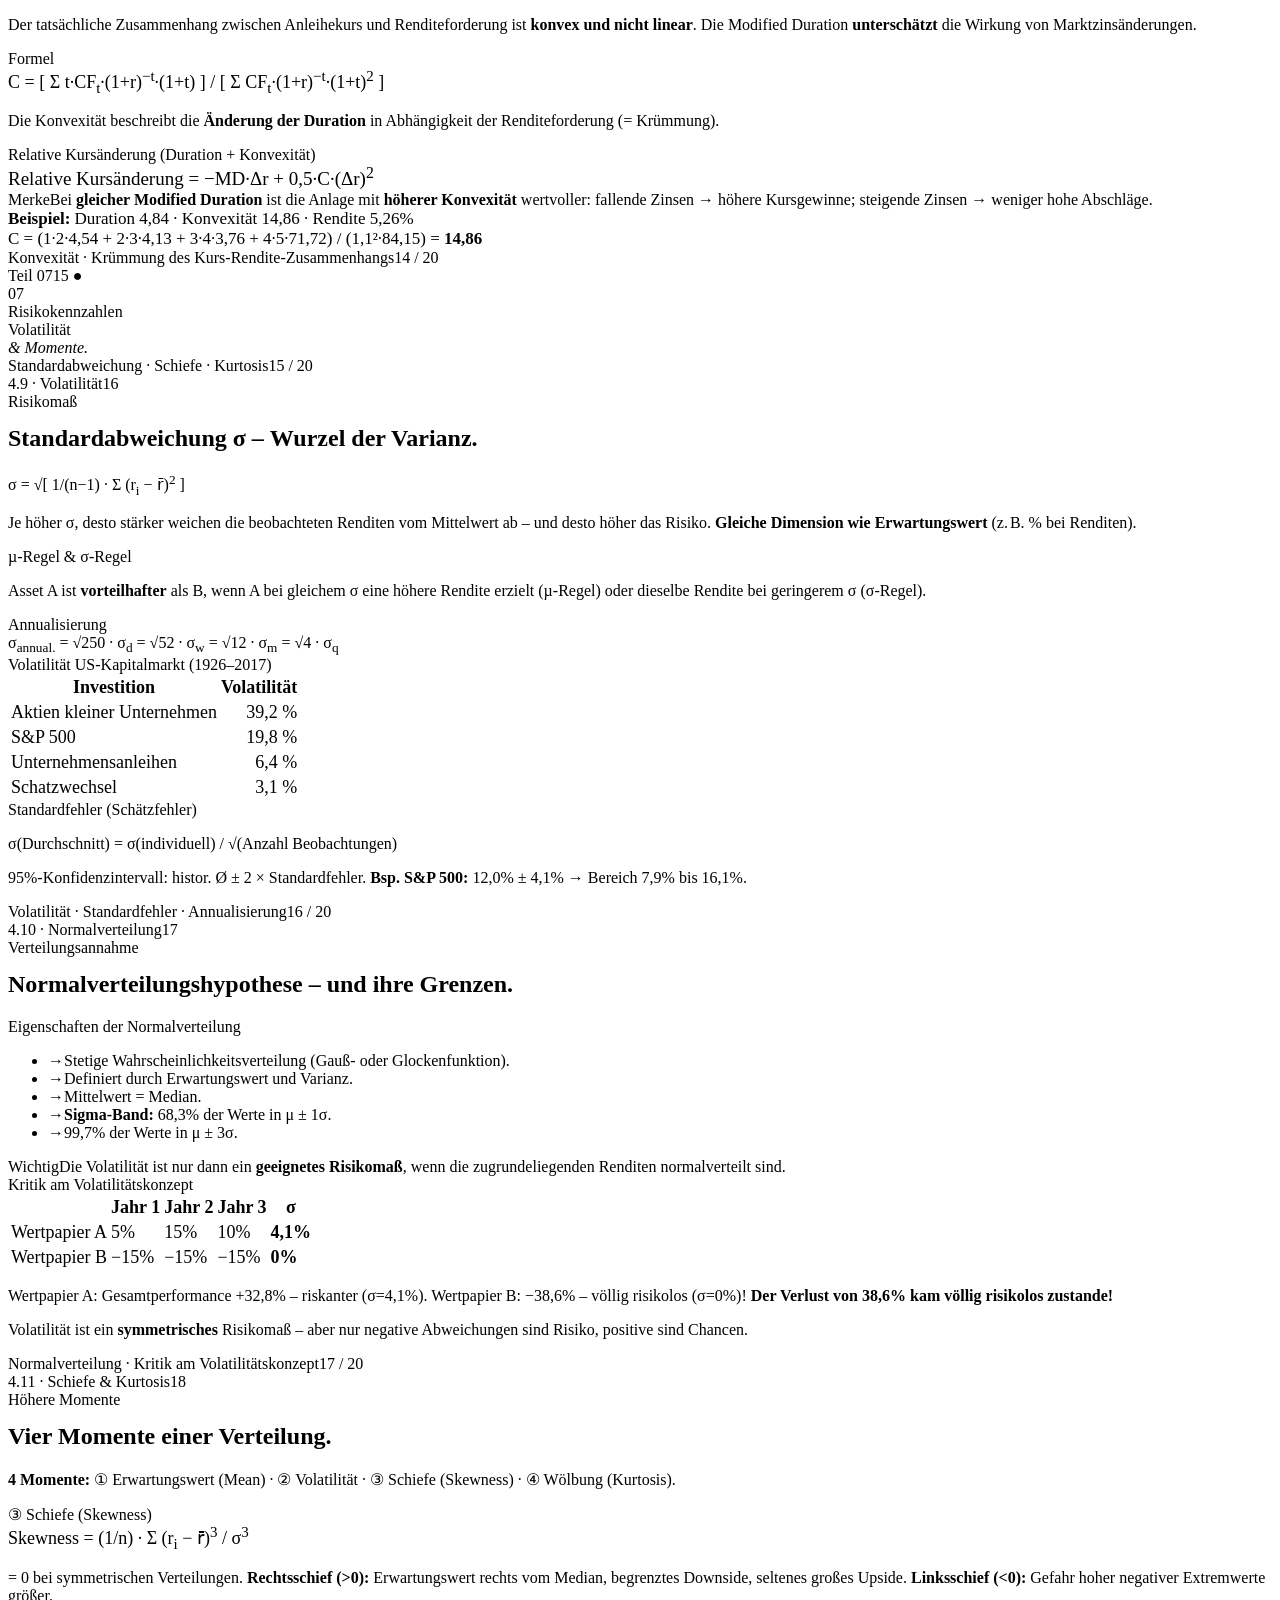
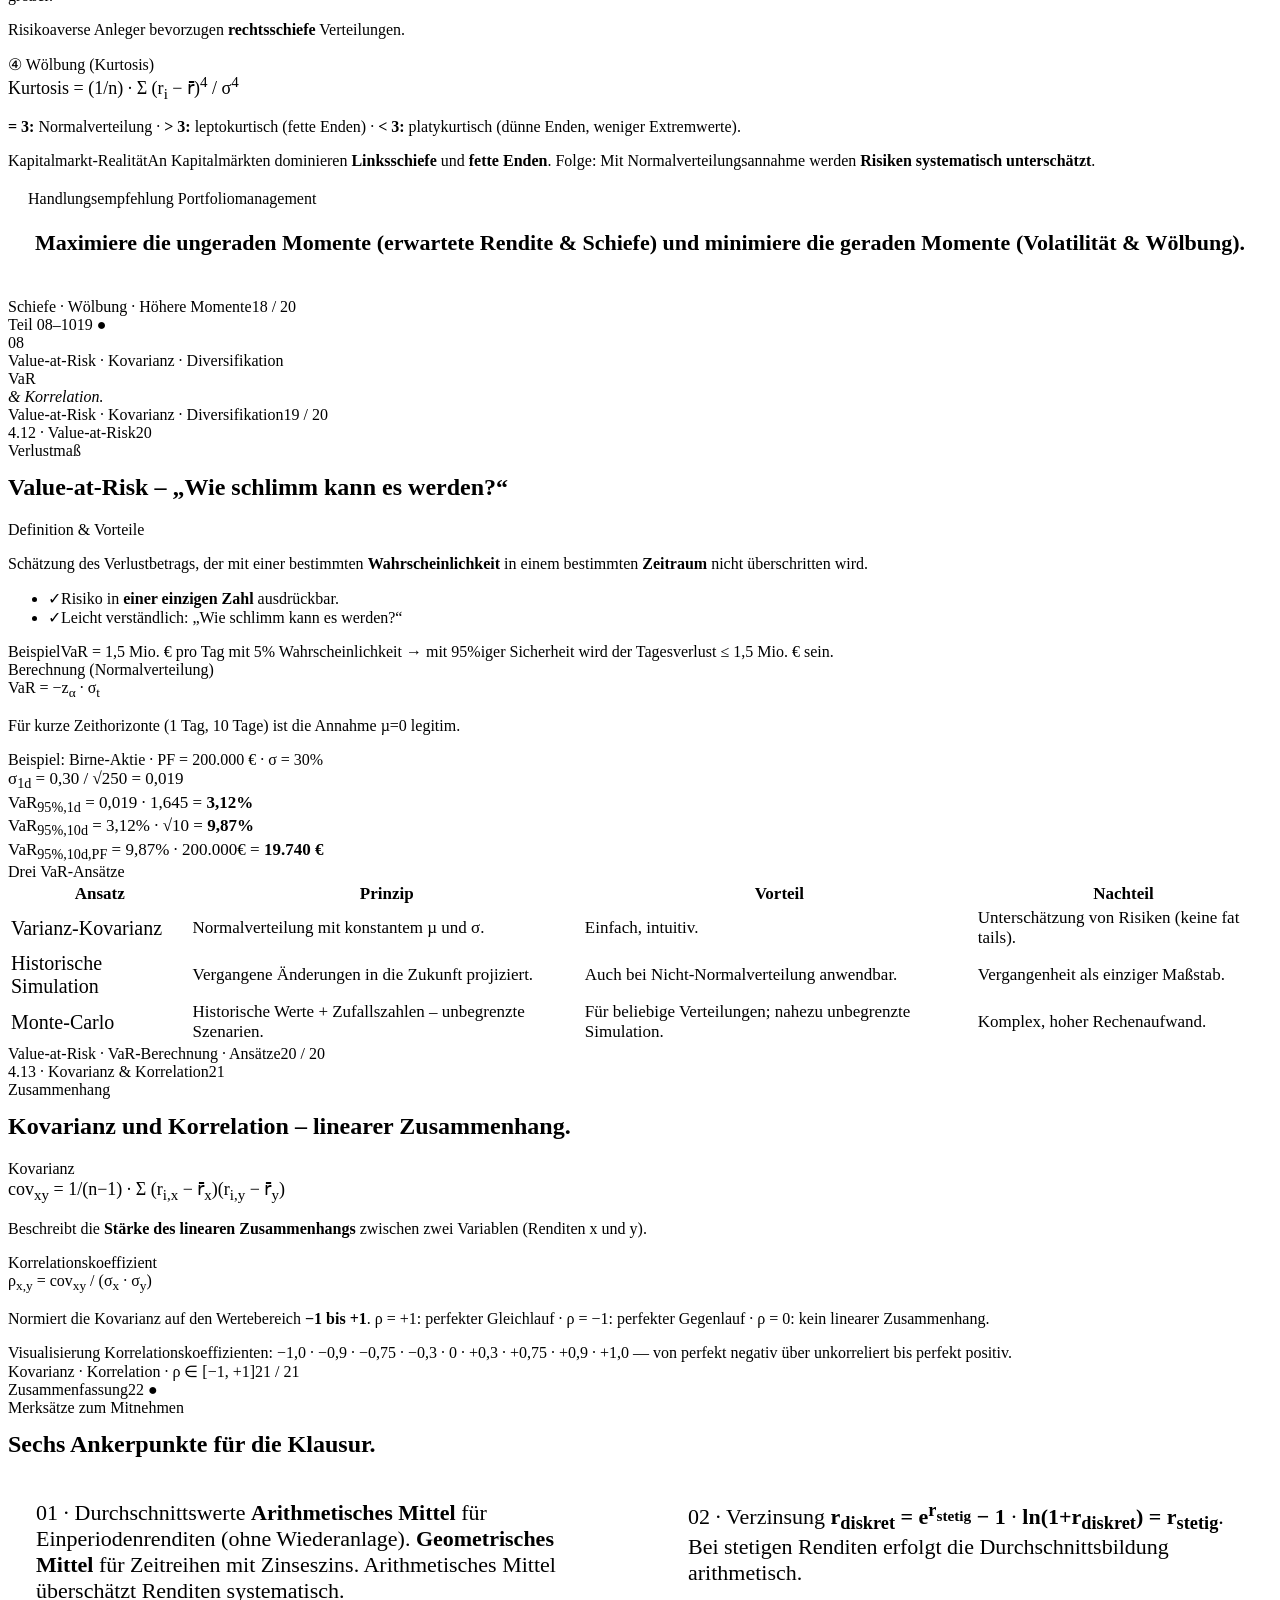
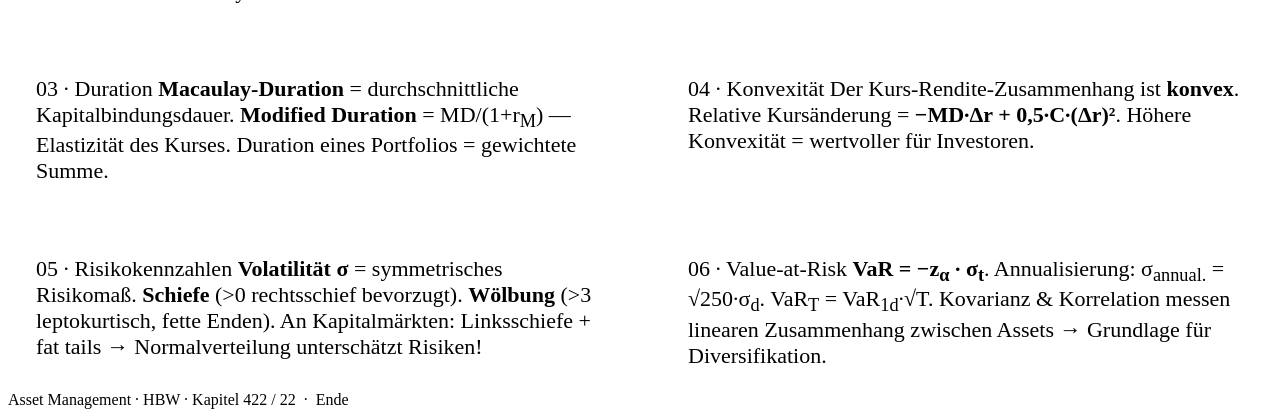
<file: kapitel-4-mathematische-statistische-grundlagen.html>
<!-- MODULE_CHAPTER_START: kapitel-4 | Kapitel 4 · Mathematische & statistische Grundlagen | slides=22 -->
<!-- Dieses Topic ist ein HTML-Fragment: keine <html>, <head>, <body> Tags einfügen. -->

<section class="slide-title module-slide chapter-start" data-chapter-key="kapitel-4" data-chapter-short="Kapitel 4" data-chapter-start="true" data-chapter-title="Kapitel 4 · Mathematische &amp; statistische Grundlagen" data-module="asset-management" data-screen-label="01 Title" data-slide-index="1" data-slide-label="01 Title" data-slide-total="22" id="kapitel-4-slide-01">
<div class="chrome-top"><span>HBW · Asset Management</span><span>Kapitel 4 <span class="dot">●</span></span></div>
<div class="big-mark">§4</div>
<div class="stack">
<div class="eyebrow">Lernzusammenfassung · Kapitel 4</div>
<h1 class="display" style="margin-top:20px;">Mathematische &amp;<br/><em style="font-style:italic; color:var(--accent);">statistische Grundlagen.</em></h1>
<p class="sub" style="margin-top:28px; max-width:1100px;">Durchschnittswerte · Verzinsung · Duration · Risikokennzahlen · Value-at-Risk · Korrelation.</p>
</div>
<div class="meta">
<div class="block"><div class="k">Kurs</div><div class="v">Asset Management</div></div>
<div class="block"><div class="k">Kapitel</div><div class="v">4 · Math. &amp; stat. Grundlagen</div></div>
<div class="block"><div class="k">Umfang</div><div class="v">10 Themen · 20 Folien</div></div>
</div>
<div class="chrome-bot"><span>Lernzusammenfassung</span><span>Hochschule · Stand April 2026</span></div>
</section>

<section class="module-slide" data-chapter-key="kapitel-4" data-chapter-short="Kapitel 4" data-chapter-title="Kapitel 4 · Mathematische &amp; statistische Grundlagen" data-module="asset-management" data-screen-label="02 Agenda" data-slide-index="2" data-slide-label="02 Agenda" data-slide-total="22" id="kapitel-4-slide-02">
<div class="chrome-top"><span>Inhalt</span><span>02</span></div>
<div class="content-head" style="top:160px;"><div class="eyebrow">Agenda</div><h2 class="title-lg" style="margin-top:14px;">Zehn Bausteine dieses Kapitels.</h2></div>
<div class="content-body" style="top:380px;">
<div style="display:grid; grid-template-columns:1fr 1fr 1fr 1fr; gap:24px;">
<div class="card" style="padding:24px;"><div class="card-eyebrow" style="font-size:13px;">Teil 01</div><div class="card-title" style="font-size:26px;">Durchschnittswerte</div><div class="card-body" style="font-size:17px;">Arithmetisches Mittel, Median, Modus, gewichtetes &amp; geometrisches Mittel.</div></div>
<div class="card" style="padding:24px;"><div class="card-eyebrow" style="font-size:13px;">Teil 02</div><div class="card-title" style="font-size:26px;">Verzinsungsformeln</div><div class="card-body" style="font-size:17px;">Unterjährige &amp; stetige Verzinsung; diskrete ↔ stetige Renditen.</div></div>
<div class="card" style="padding:24px;"><div class="card-eyebrow" style="font-size:13px;">Teil 03</div><div class="card-title" style="font-size:26px;">Erwartete Rendite</div><div class="card-body" style="font-size:17px;">Zufallsvariablen, Szenarioanalyse, gewichtete Erwartungswerte.</div></div>
<div class="card" style="padding:24px;"><div class="card-eyebrow" style="font-size:13px;">Teil 04</div><div class="card-title" style="font-size:26px;">Anleihebewertung</div><div class="card-body" style="font-size:17px;">Barwertprinzip, Kurs vs. Rendite, pari/über pari/unter pari.</div></div>
<div class="card" style="padding:24px;"><div class="card-eyebrow" style="font-size:13px;">Teil 05</div><div class="card-title" style="font-size:26px;">Duration</div><div class="card-body" style="font-size:17px;">Macaulay-Duration, Modified Duration, Duration eines Portfolios.</div></div>
<div class="card" style="padding:24px;"><div class="card-eyebrow" style="font-size:13px;">Teil 06</div><div class="card-title" style="font-size:26px;">Konvexität</div><div class="card-body" style="font-size:17px;">Krümmung des Kurs-Rendite-Zusammenhangs; Kombination mit Duration.</div></div>
<div class="card" style="padding:24px;"><div class="card-eyebrow" style="font-size:13px;">Teil 07</div><div class="card-title" style="font-size:26px;">Risikokennzahlen</div><div class="card-body" style="font-size:17px;">Volatilität, Normalverteilung, Schiefe, Wölbung (Kurtosis).</div></div>
<div class="card" style="padding:24px;"><div class="card-eyebrow" style="font-size:13px;">Teil 08</div><div class="card-title" style="font-size:26px;">Value-at-Risk</div><div class="card-body" style="font-size:17px;">VaR-Berechnung, Varianz-Kovarianz, Historische Simulation, Monte Carlo.</div></div>
<div class="card" style="padding:24px;"><div class="card-eyebrow" style="font-size:13px;">Teil 09</div><div class="card-title" style="font-size:26px;">Kovarianz &amp; Korrelation</div><div class="card-body" style="font-size:17px;">Linearer Zusammenhang zwischen Renditen; ρ ∈ [−1, +1].</div></div>
<div class="card" style="padding:24px;"><div class="card-eyebrow" style="font-size:13px;">Teil 10</div><div class="card-title" style="font-size:26px;">Diversifikation</div><div class="card-body" style="font-size:17px;">Risikoreduktion durch Kombination von Assets.</div></div>
</div>
</div>
<div class="chrome-bot"><span>Kapitel 4 · Mathematische &amp; stat. Grundlagen</span><span>02 / 20</span></div>
</section>

<section class="slide-divider module-slide" data-chapter-key="kapitel-4" data-chapter-short="Kapitel 4" data-chapter-title="Kapitel 4 · Mathematische &amp; statistische Grundlagen" data-module="asset-management" data-screen-label="03 Divider" data-slide-index="3" data-slide-label="03 Divider" data-slide-total="22" id="kapitel-4-slide-03">
<div class="chrome-top"><span>Teil 01</span><span>03 <span class="dot">●</span></span></div>
<div class="big-num">01</div>
<div class="sub-label" style="top:180px;">Durchschnittswerte</div>
<div class="big-title">Arithmetisches,<br/><em style="color:var(--accent-2);">geometrisches &amp; mehr.</em></div>
<div class="chrome-bot"><span>Mittelwerte · Median · Modus · Gewichtung</span><span>03 / 20</span></div>
</section>

<section class="module-slide" data-chapter-key="kapitel-4" data-chapter-short="Kapitel 4" data-chapter-title="Kapitel 4 · Mathematische &amp; statistische Grundlagen" data-module="asset-management" data-screen-label="04 Arithmetisches Mittel" data-slide-index="4" data-slide-label="04 Arithmetisches Mittel" data-slide-total="22" id="kapitel-4-slide-04">
<div class="chrome-top"><span>4.1 · Durchschnittswerte</span><span>04</span></div>
<div class="content-head">
<div class="eyebrow">Lagemaße</div>
<h2 class="title-md" style="margin-top:14px;">Arithmetisches Mittel, Median &amp; Modus.</h2>
</div>
<div class="content-body">
<div class="two-col" style="gap:48px;">
<div>
<div class="label">Arithmetisches Mittel</div>
<div class="formula-box mt-16">x<sub>arithm.</sub> = 1/n · Σ<sub>i=1</sub><sup>n</sup> x<sub>i</sub></div>
<p class="body mt-16">Summe der Beobachtungswerte dividiert durch die Zahl der Beobachtungen. Ideales Maß für <strong>Einperiodenrenditen</strong> – unterstellt, dass Erträge am Ende jeder Periode entnommen werden (keine Zinseszinsen).</p>
<div class="callout mt-16"><span class="tag">Anwendungen</span> Durchschnittliche Verzinsung von Unternehmensanleihen · BIP-Wachstum Euro-Zone · Abweichungsberechnung.</div>
<p class="body mt-16" style="color:var(--bad);"><strong>Nachteil:</strong> Hohe Sensitivität gegenüber Extremwerten.</p>
</div>
<div>
<div class="label">Median</div>
<p class="body mt-16">Mittlerer Wert einer <strong>der Größe nach sortierten</strong> Gruppe: ungerade n → Position (n+1)/2; gerade n → Durchschnitt der n/2- und (n+2)/2-Position.</p>
<p class="body mt-16">Geeigneter bei <strong>Extremwerten</strong> – robuster als das arithmetische Mittel.</p>
<div class="label mt-24">Modus (Modalwert)</div>
<p class="body mt-16">Häufigster Wert einer diskreten Verteilung bzw. Maximum einer stetigen Häufigkeitsverteilung. Anwendung z. B. bei Umfragen („Sieger“-Bestimmung).</p>
<div class="label mt-24">Gewichteter Durchschnitt</div>
<div class="formula-box mt-16">r = Σ<sub>i=1</sub><sup>n</sup> w<sub>i</sub> · x<sub>i</sub><br/><span style="font-size:17px; color:var(--muted);">w<sub>i</sub> = Anteil Asset i am Portfolio</span></div>
</div>
</div>
</div>
<div class="chrome-bot"><span>Arithmetisches Mittel · Median · Modus · Gewichtung</span><span>04 / 20</span></div>
</section>

<section class="module-slide" data-chapter-key="kapitel-4" data-chapter-short="Kapitel 4" data-chapter-title="Kapitel 4 · Mathematische &amp; statistische Grundlagen" data-module="asset-management" data-screen-label="05 Geometrisches Mittel" data-slide-index="5" data-slide-label="05 Geometrisches Mittel" data-slide-total="22" id="kapitel-4-slide-05">
<div class="chrome-top"><span>4.2 · Geometrisches Mittel</span><span>05</span></div>
<div class="content-head">
<div class="eyebrow">Durchschnitt bei Wiederanlage</div>
<h2 class="title-md" style="margin-top:14px;">Geometrisches Mittel – der wahre Wert bei Zeitreihen.</h2>
</div>
<div class="content-body">
<div class="two-col" style="gap:48px;">
<div>
<div class="label">Allgemeine Definition</div>
<div class="formula-box mt-16">x<sub>geom</sub> = <sup>n</sup>√(x<sub>1</sub> · x<sub>2</sub> · … · x<sub>T</sub>)</div>
<p class="body mt-16">Verwendung bei <strong>Zeitreihen</strong> oder durchschnittlichen <strong>Wachstumsraten</strong> mit Wiederanlage der Zinsen (Zinseszins-Effekt).</p>
<div class="label mt-24">Geometrisches Mittel von Renditen</div>
<div class="formula-box mt-16">(1 + r<sub>geom</sub>)<sup>T</sup> = ∏<sub>i=1</sub><sup>T</sup> (1 + r<sub>i</sub>)<br/>⇔ r<sub>geom</sub> = <sup>n</sup>√[∏(1+r<sub>i</sub>)] − 1 = <sup>n</sup>√(V<sub>T</sub>/V<sub>0</sub>) − 1</div>
</div>
<div>
<div class="label">Übung – Arithm. vs. Geometrisch</div>
<table class="grid-tbl mt-16" style="font-size:19px;">
<tr><th>t</th><th>Kurs (EUR)</th></tr>
<tr><td>1</td><td>100,00</td></tr>
<tr><td>2</td><td>200,00</td></tr>
<tr><td>3</td><td>100,00</td></tr>
</table>
<p class="body mt-16">Rendite Jahr 1: <strong>+100,0 %</strong>  |  Rendite Jahr 2: <strong>−50,0 %</strong></p>
<div class="formula-box mt-16">r<sub>arithm.</sub> = (100% − 50%) / 2 = <strong style="color:var(--bad);">25%</strong><br/>r<sub>geom</sub> = √[(1+1,0)·(1−0,5)] − 1 = <strong style="color:var(--ok);">0%</strong></div>
<div class="callout mt-16"><span class="tag">Merke</span>Das arithmetische Mittel liefert einen <strong>falschen Wert</strong>, wenn Zinseszinsen eine Rolle spielen!</div>
</div>
</div>
</div>
<div class="chrome-bot"><span>Geometrisches Mittel · Übung</span><span>05 / 20</span></div>
</section>

<section class="slide-divider module-slide" data-chapter-key="kapitel-4" data-chapter-short="Kapitel 4" data-chapter-title="Kapitel 4 · Mathematische &amp; statistische Grundlagen" data-module="asset-management" data-screen-label="06 Divider" data-slide-index="6" data-slide-label="06 Divider" data-slide-total="22" id="kapitel-4-slide-06">
<div class="chrome-top"><span>Teil 02</span><span>06 <span class="dot">●</span></span></div>
<div class="big-num">02</div>
<div class="sub-label" style="top:180px;">Verzinsungsformeln &amp; Renditeumrechnung</div>
<div class="big-title">Diskret<br/><em style="color:var(--accent-2);">↔ stetig.</em></div>
<div class="chrome-bot"><span>Unterjährige Verzinsung · Stetige Renditen</span><span>06 / 20</span></div>
</section>

<section class="module-slide" data-chapter-key="kapitel-4" data-chapter-short="Kapitel 4" data-chapter-title="Kapitel 4 · Mathematische &amp; statistische Grundlagen" data-module="asset-management" data-screen-label="07 Verzinsung" data-slide-index="7" data-slide-label="07 Verzinsung" data-slide-total="22" id="kapitel-4-slide-07">
<div class="chrome-top"><span>4.3 · Verzinsung</span><span>07</span></div>
<div class="content-head">
<div class="eyebrow">Verzinsungsformeln</div>
<h2 class="title-md" style="margin-top:14px;">Unterjährige und stetige Verzinsung.</h2>
</div>
<div class="content-body">
<div class="two-col" style="gap:48px;">
<div>
<div class="label">Unterjährige Verzinsung</div>
<div class="formula-box mt-16">K<sub>T</sub> = K<sub>0</sub> · (1 + i/m)<sup>m·T</sup><br/><span style="font-size:17px; color:var(--muted);">m = Anzahl Zinsperioden pro Jahr</span></div>
<p class="body mt-16">Für T = 1 Jahr: K<sub>T</sub> = K<sub>0</sub> · (1 + i/m)<sup>m</sup></p>
</div>
<div>
<div class="label">Stetige Verzinsung</div>
<div class="formula-box mt-16">K<sub>1</sub> = K<sub>0</sub> · lim<sub>m→∞</sub> (1 + i/m)<sup>m</sup> = K<sub>0</sub> · e<sup>i</sup><br/>⇔ 1 + r<sub>diskret</sub> = e<sup>r<sub>stetig</sub></sup></div>
<p class="body mt-16"><strong>Umrechnungsformeln:</strong></p>
<div class="formula-box mt-16">r<sub>diskret</sub> = e<sup>r<sub>stetig</sub></sup> − 1<br/>ln(1 + r<sub>diskret</sub>) = r<sub>stetig</sub></div>
</div>
</div>
<div class="label mt-40">Durchschnittsbildung: Diskret vs. Stetig</div>
<div class="mt-16" style="display:grid; grid-template-columns:1fr 1fr; gap:24px;">
<div class="card" style="padding:24px;">
<div class="card-title" style="font-size:28px;">Diskrete Renditen</div>
<p class="card-body">Durchschnitt über die Zeit mittels <strong>geometrischen</strong> Mittelwerts.</p>
<div class="formula-box mt-16" style="font-size:18px;">(1+r<sub>geom</sub>)<sup>T</sup> = ∏<sub>i=1</sub><sup>T</sup> (1+r<sub>i</sub>) ⇔ r<sub>geom</sub> = <sup>T</sup>√(V<sub>T</sub>/V<sub>0</sub>) − 1</div>
</div>
<div class="card" style="padding:24px;">
<div class="card-title" style="font-size:28px;">Stetige Renditen</div>
<p class="card-body">Durchschnitt über die Zeit mittels <strong>arithmetischen</strong> Mittelwerts.</p>
<div class="formula-box mt-16" style="font-size:18px;">r<sub>stetig,Ø</sub> = (1/T) · Σ<sub>i=1</sub><sup>T</sup> r<sub>stetig,i</sub></div>
</div>
</div>
</div>
<div class="chrome-bot"><span>Verzinsung · Diskrete ↔ Stetige Renditen</span><span>07 / 20</span></div>
</section>

<section class="slide-divider module-slide" data-chapter-key="kapitel-4" data-chapter-short="Kapitel 4" data-chapter-title="Kapitel 4 · Mathematische &amp; statistische Grundlagen" data-module="asset-management" data-screen-label="08 Divider" data-slide-index="8" data-slide-label="08 Divider" data-slide-total="22" id="kapitel-4-slide-08">
<div class="chrome-top"><span>Teil 03–04</span><span>08 <span class="dot">●</span></span></div>
<div class="big-num">03</div>
<div class="sub-label" style="top:180px;">Erwartete Rendite &amp; Anleihebewertung</div>
<div class="big-title">Erwartung<br/><em style="color:var(--accent-2);">&amp; Barwert.</em></div>
<div class="chrome-bot"><span>Zufallsvariablen · Szenarien · Anleihepreise</span><span>08 / 20</span></div>
</section>

<section class="module-slide" data-chapter-key="kapitel-4" data-chapter-short="Kapitel 4" data-chapter-title="Kapitel 4 · Mathematische &amp; statistische Grundlagen" data-module="asset-management" data-screen-label="09 Erwartete Rendite" data-slide-index="9" data-slide-label="09 Erwartete Rendite" data-slide-total="22" id="kapitel-4-slide-09">
<div class="chrome-top"><span>4.4 · Erwartete Rendite</span><span>09</span></div>
<div class="content-head">
<div class="eyebrow">Zufallsvariablen</div>
<h2 class="title-md" style="margin-top:14px;">Erwartete Rendite μ – gewichteter Durchschnitt möglicher Renditen.</h2>
</div>
<div class="content-body">
<div class="two-col" style="gap:48px;">
<div>
<div class="label">Definition</div>
<div class="formula-box mt-16">μ = Σ<sub>i=1</sub><sup>n</sup> r<sub>i</sub> · p<sub>i</sub></div>
<p class="body mt-16">Die Zukunft ist ungewiss → erwartete Renditen sind <strong>Zufallsvariablen</strong>. Investoren gewichten mögliche Renditen r<sub>i</sub> mit Eintrittswahrscheinlichkeiten p<sub>i</sub>.</p>
</div>
<div>
<div class="label">Beispiel: Birne-Aktie (Kurs aktuell 100 €)</div>
<table class="grid-tbl mt-16" style="font-size:19px;">
<tr><th>Szenario</th><th>Kurs in 1 Jahr</th><th>Rendite</th><th>p<sub>i</sub></th></tr>
<tr><td>Boom</td><td>140 €</td><td>+40 %</td><td>25 %</td></tr>
<tr><td>Normal</td><td>110 €</td><td>+10 %</td><td>50 %</td></tr>
<tr><td>Krise</td><td>80 €</td><td>−20 %</td><td>25 %</td></tr>
</table>
<div class="formula-box mt-16">μ<sub>ABC</sub> = 0,25·20% + 0,5·10% + 0,25·(−20%) = <strong>10%</strong></div>
</div>
</div>
</div>
<div class="chrome-bot"><span>Erwartete Rendite · Szenarioanalyse</span><span>09 / 20</span></div>
</section>

<section class="module-slide" data-chapter-key="kapitel-4" data-chapter-short="Kapitel 4" data-chapter-title="Kapitel 4 · Mathematische &amp; statistische Grundlagen" data-module="asset-management" data-screen-label="10 Anleihebewertung" data-slide-index="10" data-slide-label="10 Anleihebewertung" data-slide-total="22" id="kapitel-4-slide-10">
<div class="chrome-top"><span>4.5 · Anleihebewertung</span><span>10</span></div>
<div class="content-head">
<div class="eyebrow">Barwertprinzip</div>
<h2 class="title-md" style="margin-top:14px;">Der Wert einer Anleihe – diskontierte Zahlungsströme.</h2>
</div>
<div class="content-body">
<div class="two-col" style="gap:48px;">
<div>
<div class="label">Barwertformel</div>
<div class="formula-box mt-16">K<sub>A</sub> = Σ<sub>t=1</sub><sup>T</sup> [r<sub>n</sub> / (1+r)<sup>t</sup>] + RK / (1+r)<sup>T</sup></div>
<p class="body mt-16">RK = Rückzahlungskurs (i.d.R. 100%) · r = Renditeforderung · T = Restlaufzeit · r<sub>n</sub> = Nominalzinssatz</p>
</div>
<div>
<div class="label">Kurs vs. Nominalzins – Drei Fälle</div>
<div class="mt-16" style="display:grid; grid-template-columns:1fr 1fr 1fr; gap:14px;">
<div class="card" style="padding:20px; text-align:center;"><div style="font-family:var(--serif); font-size:32px; color:var(--ok);">Über pari</div><div style="font-size:18px; color:var(--ink-2);">r<sub>n</sub> &gt; r</div></div>
<div class="card" style="padding:20px; text-align:center;"><div style="font-family:var(--serif); font-size:32px; color:var(--ink);">Zu pari</div><div style="font-size:18px; color:var(--ink-2);">r<sub>n</sub> = r</div></div>
<div class="card" style="padding:20px; text-align:center;"><div style="font-family:var(--serif); font-size:32px; color:var(--bad);">Unter pari</div><div style="font-size:18px; color:var(--ink-2);">r<sub>n</sub> &lt; r</div></div>
</div>
<div class="callout mt-16"><span class="tag">Beispiel</span>Kupon 5,0 % · 7 Jahre Laufzeit · Kurs 98,5 € → Renditeforderung <strong>r = 5,26 %</strong></div>
</div>
</div>
</div>
<div class="chrome-bot"><span>Anleihebewertung · Barwertprinzip</span><span>10 / 20</span></div>
</section>

<section class="slide-divider module-slide" data-chapter-key="kapitel-4" data-chapter-short="Kapitel 4" data-chapter-title="Kapitel 4 · Mathematische &amp; statistische Grundlagen" data-module="asset-management" data-screen-label="11 Divider" data-slide-index="11" data-slide-label="11 Divider" data-slide-total="22" id="kapitel-4-slide-11">
<div class="chrome-top"><span>Teil 05–06</span><span>11 <span class="dot">●</span></span></div>
<div class="big-num">05</div>
<div class="sub-label" style="top:180px;">Zinsänderungsrisiken</div>
<div class="big-title">Duration<br/><em style="color:var(--accent-2);">&amp; Konvexität.</em></div>
<div class="chrome-bot"><span>Macaulay · Modified · Konvexität</span><span>11 / 20</span></div>
</section>

<section class="module-slide" data-chapter-key="kapitel-4" data-chapter-short="Kapitel 4" data-chapter-title="Kapitel 4 · Mathematische &amp; statistische Grundlagen" data-module="asset-management" data-screen-label="12 Duration" data-slide-index="12" data-slide-label="12 Duration" data-slide-total="22" id="kapitel-4-slide-12">
<div class="chrome-top"><span>4.6 · Duration</span><span>12</span></div>
<div class="content-head">
<div class="eyebrow">Macaulay-Duration (1938)</div>
<h2 class="title-md" style="margin-top:14px;">Durchschnittliche Kapitalbindungsdauer.</h2>
</div>
<div class="content-body">
<div class="two-col" style="gap:48px;">
<div>
<div class="formula-box">D = [ Σ t·CF<sub>t</sub>·(1+r)<sup>−t</sup> ] / [ Σ CF<sub>t</sub>·(1+r)<sup>−t</sup> ]</div>
<p class="body mt-16">CF<sub>t</sub> = Cash Flow in t · r = Marktzinssatz · T = Restlaufzeit · t = Zeitindex</p>
<div class="callout mt-16"><span class="tag">Annahmen</span> Flache Zinsstrukturkurve · Zinsänderungen nur als Parallelverschiebungen.</div>
</div>
<div>
<div class="label">Sensitivitäten der Duration</div>
<p class="body mt-16">Die Duration ist <strong>umso höher</strong>, je niedriger Coupon &amp; Rendite, je länger die Restlaufzeit, je niedriger/später vorzeitige Tilgungen.</p>
<p class="body mt-16"><strong>Zero-Bond:</strong> Duration = Restlaufzeit.</p>
<p class="body mt-16"><strong>Maximale Duration:</strong> D<sub>max</sub> = 1/r − 1 (selbst bei unendlicher Laufzeit).</p>
</div>
</div>
<div class="label mt-24">Barwerte-Waage</div>
<p class="body">Steigt der Marktzins, fällt der Kurs (negativer <strong>Marktwerteffekt</strong>), aber Kuponzinsen können höher wiederangelegt werden (positiver <strong>Wiederanlageeffekt</strong>). Die Duration bestimmt den Zeitpunkt, an dem sich beide Effekte <strong>genau aufheben</strong>.</p>
</div>
<div class="chrome-bot"><span>Macaulay-Duration · Sensitivitäten</span><span>12 / 20</span></div>
</section>

<section class="module-slide" data-chapter-key="kapitel-4" data-chapter-short="Kapitel 4" data-chapter-title="Kapitel 4 · Mathematische &amp; statistische Grundlagen" data-module="asset-management" data-screen-label="13 Modified Duration" data-slide-index="13" data-slide-label="13 Modified Duration" data-slide-total="22" id="kapitel-4-slide-13">
<div class="chrome-top"><span>4.7 · Portfolio &amp; Modified</span><span>13</span></div>
<div class="content-head">
<div class="eyebrow">Erweiterungen</div>
<h2 class="title-md" style="margin-top:14px;">Duration des Portfolios &amp; Modified Duration.</h2>
</div>
<div class="content-body">
<div class="two-col" style="gap:48px;">
<div>
<div class="label">Duration eines Portfolios</div>
<div class="formula-box mt-16">D<sub>Portfolio</sub> = Σ<sub>i=1</sub><sup>n</sup> w<sub>i</sub> · D<sub>i</sub></div>
<p class="body mt-16">w<sub>i</sub> = Anteil des Portfolio-Wertes in Anleihe i. Durationen sind <strong>additiv verknüpfbar</strong> – jeder Zahlungsstrom wird mit seinem Barwertanteil gewichtet.</p>
<div class="callout mt-16"><span class="tag">Erhöhung der Duration</span>Kurzläufer durch Langläufer ersetzen · Langläufer ergänzen.</div>
</div>
<div>
<div class="label">Modified Duration (MD)</div>
<div class="formula-box mt-16">MD = Macaulay-Duration / (1 + r<sub>M</sub>)</div>
<p class="body mt-16">Maßzahl für die <strong>Sensitivität</strong> einer Anleihe – relative Kursänderung aufgrund einer relativen Marktzinsänderung. MD = <strong>Elastizität</strong> des Anleihekurses gegenüber r<sub>M</sub>.</p>
</div>
</div>
<div class="card mt-24" style="padding:20px; text-align:center;">
<div class="card-eyebrow" style="font-size:13px;">Beispiel · Anleihedaten 30.11.2009</div>
<table class="grid-tbl mt-16" style="font-size:17px;">
<tr><th>Anleihe</th><th>Kurs</th><th>Rendite</th><th>Duration</th><th>Mod. Duration</th><th>Konvexität</th></tr>
<tr><td>8,5% ThyssenKrupp 02/16</td><td>111,00</td><td>6,30%</td><td>4,88</td><td>4,73</td><td>0,28</td></tr>
<tr><td>8,0% Daimler Fin. 06/10</td><td>103,35</td><td>1,69%</td><td>0,52</td><td>0,51</td><td>0,01</td></tr>
<tr><td>3,5% Bundesrep. 01/16</td><td>105,24</td><td>2,56%</td><td>5,44</td><td>5,37</td><td>0,35</td></tr>
<tr><td>3,125% Bundesobl. 04/10</td><td>100,94</td><td>0,55%</td><td>0,35</td><td>0,35</td><td>0,00</td></tr>
</table>
</div>
</div>
<div class="chrome-bot"><span>Portfolio-Duration · Modified Duration</span><span>13 / 20</span></div>
</section>

<section class="module-slide" data-chapter-key="kapitel-4" data-chapter-short="Kapitel 4" data-chapter-title="Kapitel 4 · Mathematische &amp; statistische Grundlagen" data-module="asset-management" data-screen-label="14 Konvexitaet" data-slide-index="14" data-slide-label="14 Konvexitaet" data-slide-total="22" id="kapitel-4-slide-14">
<div class="chrome-top"><span>4.8 · Konvexität</span><span>14</span></div>
<div class="content-head">
<div class="eyebrow">Krümmung</div>
<h2 class="title-md" style="margin-top:14px;">Konvexität – die bessere Näherung.</h2>
</div>
<div class="content-body">
<div class="two-col" style="gap:48px;">
<div>
<div class="label">Warum Konvexität?</div>
<p class="body mt-16">Der tatsächliche Zusammenhang zwischen Anleihekurs und Renditeforderung ist <strong>konvex und nicht linear</strong>. Die Modified Duration <strong>unterschätzt</strong> die Wirkung von Marktzinsänderungen.</p>
<div class="label mt-24">Formel</div>
<div class="formula-box mt-16" style="font-size:18px;">C = [ Σ t·CF<sub>t</sub>·(1+r)<sup>−t</sup>·(1+t) ] / [ Σ CF<sub>t</sub>·(1+r)<sup>−t</sup>·(1+t)<sup>2</sup> ]</div>
<p class="body mt-16">Die Konvexität beschreibt die <strong>Änderung der Duration</strong> in Abhängigkeit der Renditeforderung (= Krümmung).</p>
</div>
<div>
<div class="label">Relative Kursänderung (Duration + Konvexität)</div>
<div class="formula-box mt-16" style="font-size:19px;">Relative Kursänderung = −MD·Δr + 0,5·C·(Δr)<sup>2</sup></div>
<div class="callout mt-16"><span class="tag">Merke</span>Bei <strong>gleicher Modified Duration</strong> ist die Anlage mit <strong>höherer Konvexität</strong> wertvoller: fallende Zinsen → höhere Kursgewinne; steigende Zinsen → weniger hohe Abschläge.</div>
<div class="formula-box mt-16" style="font-size:17px;"><strong>Beispiel:</strong> Duration 4,84 · Konvexität 14,86 · Rendite 5,26%<br/>C = (1·2·4,54 + 2·3·4,13 + 3·4·3,76 + 4·5·71,72) / (1,1²·84,15) = <strong>14,86</strong></div>
</div>
</div>
</div>
<div class="chrome-bot"><span>Konvexität · Krümmung des Kurs-Rendite-Zusammenhangs</span><span>14 / 20</span></div>
</section>

<section class="slide-divider module-slide" data-chapter-key="kapitel-4" data-chapter-short="Kapitel 4" data-chapter-title="Kapitel 4 · Mathematische &amp; statistische Grundlagen" data-module="asset-management" data-screen-label="15 Divider" data-slide-index="15" data-slide-label="15 Divider" data-slide-total="22" id="kapitel-4-slide-15">
<div class="chrome-top"><span>Teil 07</span><span>15 <span class="dot">●</span></span></div>
<div class="big-num">07</div>
<div class="sub-label" style="top:180px;">Risikokennzahlen</div>
<div class="big-title">Volatilität<br/><em style="color:var(--accent-2);">&amp; Momente.</em></div>
<div class="chrome-bot"><span>Standardabweichung · Schiefe · Kurtosis</span><span>15 / 20</span></div>
</section>

<section class="module-slide" data-chapter-key="kapitel-4" data-chapter-short="Kapitel 4" data-chapter-title="Kapitel 4 · Mathematische &amp; statistische Grundlagen" data-module="asset-management" data-screen-label="16 Volatilitaet" data-slide-index="16" data-slide-label="16 Volatilitaet" data-slide-total="22" id="kapitel-4-slide-16">
<div class="chrome-top"><span>4.9 · Volatilität</span><span>16</span></div>
<div class="content-head">
<div class="eyebrow">Risikomaß</div>
<h2 class="title-md" style="margin-top:14px;">Standardabweichung σ – Wurzel der Varianz.</h2>
</div>
<div class="content-body">
<div class="two-col" style="gap:48px;">
<div>
<div class="formula-box">σ = √[ 1/(n−1) · Σ (r<sub>i</sub> − r̄)<sup>2</sup> ]</div>
<p class="body mt-16">Je höher σ, desto stärker weichen die beobachteten Renditen vom Mittelwert ab – und desto höher das Risiko. <strong>Gleiche Dimension wie Erwartungswert</strong> (z. B. % bei Renditen).</p>
<div class="label mt-24">µ-Regel &amp; σ-Regel</div>
<p class="body mt-16">Asset A ist <strong>vorteilhafter</strong> als B, wenn A bei gleichem σ eine höhere Rendite erzielt (µ-Regel) oder dieselbe Rendite bei geringerem σ (σ-Regel).</p>
</div>
<div>
<div class="label">Annualisierung</div>
<div class="formula-box mt-16">σ<sub>annual.</sub> = √250 · σ<sub>d</sub> = √52 · σ<sub>w</sub> = √12 · σ<sub>m</sub> = √4 · σ<sub>q</sub></div>
<div class="label mt-24">Volatilität US-Kapitalmarkt (1926–2017)</div>
<table class="grid-tbl mt-16" style="font-size:18px;">
<tr><th>Investition</th><th style="text-align:right;">Volatilität</th></tr>
<tr><td>Aktien kleiner Unternehmen</td><td style="text-align:right;">39,2 %</td></tr>
<tr><td>S&amp;P 500</td><td style="text-align:right;">19,8 %</td></tr>
<tr><td>Unternehmensanleihen</td><td style="text-align:right;">6,4 %</td></tr>
<tr><td>Schatzwechsel</td><td style="text-align:right;">3,1 %</td></tr>
</table>
<div class="label mt-24">Standardfehler (Schätzfehler)</div>
<p class="body mt-16">σ(Durchschnitt) = σ(individuell) / √(Anzahl Beobachtungen)</p>
<p class="body">95%-Konfidenzintervall: histor. Ø ± 2 × Standardfehler. <strong>Bsp. S&amp;P 500:</strong> 12,0% ± 4,1% → Bereich 7,9% bis 16,1%.</p>
</div>
</div>
</div>
<div class="chrome-bot"><span>Volatilität · Standardfehler · Annualisierung</span><span>16 / 20</span></div>
</section>

<section class="module-slide" data-chapter-key="kapitel-4" data-chapter-short="Kapitel 4" data-chapter-title="Kapitel 4 · Mathematische &amp; statistische Grundlagen" data-module="asset-management" data-screen-label="17 Normalverteilung" data-slide-index="17" data-slide-label="17 Normalverteilung" data-slide-total="22" id="kapitel-4-slide-17">
<div class="chrome-top"><span>4.10 · Normalverteilung</span><span>17</span></div>
<div class="content-head">
<div class="eyebrow">Verteilungsannahme</div>
<h2 class="title-md" style="margin-top:14px;">Normalverteilungshypothese – und ihre Grenzen.</h2>
</div>
<div class="content-body">
<div class="two-col" style="gap:48px;">
<div>
<div class="label">Eigenschaften der Normalverteilung</div>
<ul class="clean mt-16">
<li><span class="marker">→</span><span>Stetige Wahrscheinlichkeitsverteilung (Gauß- oder Glockenfunktion).</span></li>
<li><span class="marker">→</span><span>Definiert durch Erwartungswert und Varianz.</span></li>
<li><span class="marker">→</span><span>Mittelwert = Median.</span></li>
<li><span class="marker">→</span><span><strong>Sigma-Band:</strong> 68,3% der Werte in μ ± 1σ.</span></li>
<li><span class="marker">→</span><span>99,7% der Werte in μ ± 3σ.</span></li>
</ul>
<div class="callout mt-16"><span class="tag">Wichtig</span>Die Volatilität ist nur dann ein <strong>geeignetes Risikomaß</strong>, wenn die zugrundeliegenden Renditen normalverteilt sind.</div>
</div>
<div>
<div class="label">Kritik am Volatilitätskonzept</div>
<table class="grid-tbl mt-16" style="font-size:18px;">
<tr><th></th><th>Jahr 1</th><th>Jahr 2</th><th>Jahr 3</th><th>σ</th></tr>
<tr><td>Wertpapier A</td><td>5%</td><td>15%</td><td>10%</td><td><strong>4,1%</strong></td></tr>
<tr><td>Wertpapier B</td><td>−15%</td><td>−15%</td><td>−15%</td><td><strong>0%</strong></td></tr>
</table>
<p class="body mt-16">Wertpapier A: Gesamtperformance +32,8% – riskanter (σ=4,1%). Wertpapier B: −38,6% – völlig risikolos (σ=0%)! <strong style="color:var(--bad);">Der Verlust von 38,6% kam völlig risikolos zustande!</strong></p>
<p class="body mt-16">Volatilität ist ein <strong>symmetrisches</strong> Risikomaß – aber nur negative Abweichungen sind Risiko, positive sind Chancen.</p>
</div>
</div>
</div>
<div class="chrome-bot"><span>Normalverteilung · Kritik am Volatilitätskonzept</span><span>17 / 20</span></div>
</section>

<section class="module-slide" data-chapter-key="kapitel-4" data-chapter-short="Kapitel 4" data-chapter-title="Kapitel 4 · Mathematische &amp; statistische Grundlagen" data-module="asset-management" data-screen-label="18 Schiefe Kurtosis" data-slide-index="18" data-slide-label="18 Schiefe Kurtosis" data-slide-total="22" id="kapitel-4-slide-18">
<div class="chrome-top"><span>4.11 · Schiefe &amp; Kurtosis</span><span>18</span></div>
<div class="content-head">
<div class="eyebrow">Höhere Momente</div>
<h2 class="title-md" style="margin-top:14px;">Vier Momente einer Verteilung.</h2>
</div>
<div class="content-body">
<p class="body-lg" style="margin-bottom:16px;"><strong>4 Momente:</strong> ① Erwartungswert (Mean) · ② Volatilität · ③ Schiefe (Skewness) · ④ Wölbung (Kurtosis).</p>
<div class="two-col" style="gap:48px;">
<div>
<div class="label">③ Schiefe (Skewness)</div>
<div class="formula-box mt-16" style="font-size:18px;">Skewness = (1/n) · Σ (r<sub>i</sub> − r̄)<sup>3</sup> / σ<sup>3</sup></div>
<p class="body mt-16">= 0 bei symmetrischen Verteilungen. <strong>Rechtsschief (&gt;0):</strong> Erwartungswert rechts vom Median, begrenztes Downside, seltenes großes Upside. <strong>Linksschief (&lt;0):</strong> Gefahr hoher negativer Extremwerte größer.</p>
<p class="body mt-16">Risikoaverse Anleger bevorzugen <strong>rechtsschiefe</strong> Verteilungen.</p>
</div>
<div>
<div class="label">④ Wölbung (Kurtosis)</div>
<div class="formula-box mt-16" style="font-size:18px;">Kurtosis = (1/n) · Σ (r<sub>i</sub> − r̄)<sup>4</sup> / σ<sup>4</sup></div>
<p class="body mt-16"><strong>= 3:</strong> Normalverteilung · <strong>&gt; 3:</strong> leptokurtisch (fette Enden) · <strong>&lt; 3:</strong> platykurtisch (dünne Enden, weniger Extremwerte).</p>
<div class="callout mt-16"><span class="tag">Kapitalmarkt-Realität</span>An Kapitalmärkten dominieren <strong>Linksschiefe</strong> und <strong>fette Enden</strong>. Folge: Mit Normalverteilungsannahme werden <strong>Risiken systematisch unterschätzt</strong>.</div>
</div>
</div>
<div class="card mt-24" style="padding:20px;">
<div class="card-eyebrow">Handlungsempfehlung Portfoliomanagement</div>
<p class="card-body" style="font-size:22px; text-align:center;"><strong>Maximiere die ungeraden Momente (erwartete Rendite &amp; Schiefe) und minimiere die geraden Momente (Volatilität &amp; Wölbung).</strong></p>
</div>
</div>
<div class="chrome-bot"><span>Schiefe · Wölbung · Höhere Momente</span><span>18 / 20</span></div>
</section>

<section class="slide-divider module-slide" data-chapter-key="kapitel-4" data-chapter-short="Kapitel 4" data-chapter-title="Kapitel 4 · Mathematische &amp; statistische Grundlagen" data-module="asset-management" data-screen-label="19 Divider" data-slide-index="19" data-slide-label="19 Divider" data-slide-total="22" id="kapitel-4-slide-19">
<div class="chrome-top"><span>Teil 08–10</span><span>19 <span class="dot">●</span></span></div>
<div class="big-num">08</div>
<div class="sub-label" style="top:180px;">Value-at-Risk · Kovarianz · Diversifikation</div>
<div class="big-title">VaR<br/><em style="color:var(--accent-2);">&amp; Korrelation.</em></div>
<div class="chrome-bot"><span>Value-at-Risk · Kovarianz · Diversifikation</span><span>19 / 20</span></div>
</section>

<section class="module-slide" data-chapter-key="kapitel-4" data-chapter-short="Kapitel 4" data-chapter-title="Kapitel 4 · Mathematische &amp; statistische Grundlagen" data-module="asset-management" data-screen-label="20 VaR" data-slide-index="20" data-slide-label="20 VaR" data-slide-total="22" id="kapitel-4-slide-20">
<div class="chrome-top"><span>4.12 · Value-at-Risk</span><span>20</span></div>
<div class="content-head">
<div class="eyebrow">Verlustmaß</div>
<h2 class="title-md" style="margin-top:14px;">Value-at-Risk – „Wie schlimm kann es werden?“</h2>
</div>
<div class="content-body">
<div class="two-col" style="gap:48px;">
<div>
<div class="label">Definition &amp; Vorteile</div>
<p class="body mt-16">Schätzung des Verlustbetrags, der mit einer bestimmten <strong>Wahrscheinlichkeit</strong> in einem bestimmten <strong>Zeitraum</strong> nicht überschritten wird.</p>
<ul class="clean mt-16">
<li><span class="marker">✓</span><span>Risiko in <strong>einer einzigen Zahl</strong> ausdrückbar.</span></li>
<li><span class="marker">✓</span><span>Leicht verständlich: „Wie schlimm kann es werden?“</span></li>
</ul>
<div class="callout mt-16"><span class="tag">Beispiel</span>VaR = 1,5 Mio. € pro Tag mit 5% Wahrscheinlichkeit → mit 95%iger Sicherheit wird der Tagesverlust ≤ 1,5 Mio. € sein.</div>
</div>
<div>
<div class="label">Berechnung (Normalverteilung)</div>
<div class="formula-box mt-16">VaR = −z<sub>α</sub> · σ<sub>t</sub></div>
<p class="body mt-16">Für kurze Zeithorizonte (1 Tag, 10 Tage) ist die Annahme µ=0 legitim.</p>
<div class="label mt-24">Beispiel: Birne-Aktie · PF = 200.000 € · σ = 30%</div>
<div class="formula-box mt-16" style="font-size:17px;">σ<sub>1d</sub> = 0,30 / √250 = 0,019<br/>VaR<sub>95%,1d</sub> = 0,019 · 1,645 = <strong>3,12%</strong><br/>VaR<sub>95%,10d</sub> = 3,12% · √10 = <strong>9,87%</strong><br/>VaR<sub>95%,10d,PF</sub> = 9,87% · 200.000€ = <strong>19.740 €</strong></div>
</div>
</div>
<div class="label mt-24">Drei VaR-Ansätze</div>
<table class="grid-tbl mt-16" style="font-size:17px;">
<tr><th>Ansatz</th><th>Prinzip</th><th>Vorteil</th><th>Nachteil</th></tr>
<tr><td class="k" style="font-size:20px;">Varianz-Kovarianz</td><td>Normalverteilung mit konstantem µ und σ.</td><td>Einfach, intuitiv.</td><td>Unterschätzung von Risiken (keine fat tails).</td></tr>
<tr><td class="k" style="font-size:20px;">Historische Simulation</td><td>Vergangene Änderungen in die Zukunft projiziert.</td><td>Auch bei Nicht-Normalverteilung anwendbar.</td><td>Vergangenheit als einziger Maßstab.</td></tr>
<tr><td class="k" style="font-size:20px;">Monte-Carlo</td><td>Historische Werte + Zufallszahlen – unbegrenzte Szenarien.</td><td>Für beliebige Verteilungen; nahezu unbegrenzte Simulation.</td><td>Komplex, hoher Rechenaufwand.</td></tr>
</table>
</div>
<div class="chrome-bot"><span>Value-at-Risk · VaR-Berechnung · Ansätze</span><span>20 / 20</span></div>
</section>

<section class="module-slide" data-chapter-key="kapitel-4" data-chapter-short="Kapitel 4" data-chapter-title="Kapitel 4 · Mathematische &amp; statistische Grundlagen" data-module="asset-management" data-screen-label="21 Kovarianz" data-slide-index="21" data-slide-label="21 Kovarianz" data-slide-total="22" id="kapitel-4-slide-21">
<div class="chrome-top"><span>4.13 · Kovarianz &amp; Korrelation</span><span>21</span></div>
<div class="content-head">
<div class="eyebrow">Zusammenhang</div>
<h2 class="title-md" style="margin-top:14px;">Kovarianz und Korrelation – linearer Zusammenhang.</h2>
</div>
<div class="content-body">
<div class="two-col" style="gap:48px;">
<div>
<div class="label">Kovarianz</div>
<div class="formula-box mt-16" style="font-size:18px;">cov<sub>xy</sub> = 1/(n−1) · Σ (r<sub>i,x</sub> − r̄<sub>x</sub>)(r<sub>i,y</sub> − r̄<sub>y</sub>)</div>
<p class="body mt-16">Beschreibt die <strong>Stärke des linearen Zusammenhangs</strong> zwischen zwei Variablen (Renditen x und y).</p>
</div>
<div>
<div class="label">Korrelationskoeffizient</div>
<div class="formula-box mt-16">ρ<sub>x,y</sub> = cov<sub>xy</sub> / (σ<sub>x</sub> · σ<sub>y</sub>)</div>
<p class="body mt-16">Normiert die Kovarianz auf den Wertebereich <strong>−1 bis +1</strong>. ρ = +1: perfekter Gleichlauf · ρ = −1: perfekter Gegenlauf · ρ = 0: kein linearer Zusammenhang.</p>
</div>
</div>
<div class="callout mt-24">
<span class="tag">Visualisierung</span>
                    Korrelationskoeffizienten: −1,0 · −0,9 · −0,75 · −0,3 · 0 · +0,3 · +0,75 · +0,9 · +1,0 — von perfekt negativ über unkorreliert bis perfekt positiv.
                </div>
</div>
<div class="chrome-bot"><span>Kovarianz · Korrelation · ρ ∈ [−1, +1]</span><span>21 / 21</span></div>
</section>

<section class="module-slide" data-chapter-key="kapitel-4" data-chapter-short="Kapitel 4" data-chapter-title="Kapitel 4 · Mathematische &amp; statistische Grundlagen" data-module="asset-management" data-screen-label="22 Zusammenfassung" data-slide-index="22" data-slide-label="22 Zusammenfassung" data-slide-total="22" id="kapitel-4-slide-22">
<div class="chrome-top"><span>Zusammenfassung</span><span>22 <span class="dot">●</span></span></div>
<div class="content-head">
<div class="eyebrow">Merksätze zum Mitnehmen</div>
<h2 class="title-md" style="margin-top:14px;">Sechs Ankerpunkte für die Klausur.</h2>
</div>
<div class="content-body">
<div style="display:grid; grid-template-columns:1fr 1fr; gap:28px 40px;">
<div class="callout" style="padding:22px 28px; font-size:22px;">
<span class="tag">01 · Durchschnittswerte</span>
<strong>Arithmetisches Mittel</strong> für Einperiodenrenditen (ohne Wiederanlage). <strong>Geometrisches Mittel</strong> für Zeitreihen mit Zinseszins. Arithmetisches Mittel überschätzt Renditen systematisch.
                    </div>
<div class="callout" style="padding:22px 28px; font-size:22px;">
<span class="tag">02 · Verzinsung</span>
<strong>r<sub>diskret</sub> = e<sup>r<sub>stetig</sub></sup> − 1</strong> · <strong>ln(1+r<sub>diskret</sub>) = r<sub>stetig</sub></strong>. Bei stetigen Renditen erfolgt die Durchschnittsbildung arithmetisch.
                    </div>
<div class="callout" style="padding:22px 28px; font-size:22px;">
<span class="tag">03 · Duration</span>
<strong>Macaulay-Duration</strong> = durchschnittliche Kapitalbindungsdauer. <strong>Modified Duration</strong> = MD/(1+r<sub>M</sub>) — Elastizität des Kurses. Duration eines Portfolios = gewichtete Summe.
                    </div>
<div class="callout" style="padding:22px 28px; font-size:22px;">
<span class="tag">04 · Konvexität</span>
                        Der Kurs-Rendite-Zusammenhang ist <strong>konvex</strong>. Relative Kursänderung = <strong>−MD·Δr + 0,5·C·(Δr)²</strong>. Höhere Konvexität = wertvoller für Investoren.
                    </div>
<div class="callout" style="padding:22px 28px; font-size:22px;">
<span class="tag">05 · Risikokennzahlen</span>
<strong>Volatilität σ</strong> = symmetrisches Risikomaß. <strong>Schiefe</strong> (&gt;0 rechtsschief bevorzugt). <strong>Wölbung</strong> (&gt;3 leptokurtisch, fette Enden). An Kapitalmärkten: Linksschiefe + fat tails → Normalverteilung unterschätzt Risiken!
                    </div>
<div class="callout" style="padding:22px 28px; font-size:22px;">
<span class="tag">06 · Value-at-Risk</span>
<strong>VaR = −z<sub>α</sub> · σ<sub>t</sub></strong>. Annualisierung: σ<sub>annual.</sub> = √250·σ<sub>d</sub>. VaR<sub>T</sub> = VaR<sub>1d</sub>·√T. Kovarianz &amp; Korrelation messen linearen Zusammenhang zwischen Assets → Grundlage für Diversifikation.
                    </div>
</div>
</div>
<div class="chrome-bot"><span>Asset Management · HBW · Kapitel 4</span><span>22 / 22  ·  Ende</span></div>
</section>

<!-- MODULE_CHAPTER_END: kapitel-4 -->
</file>
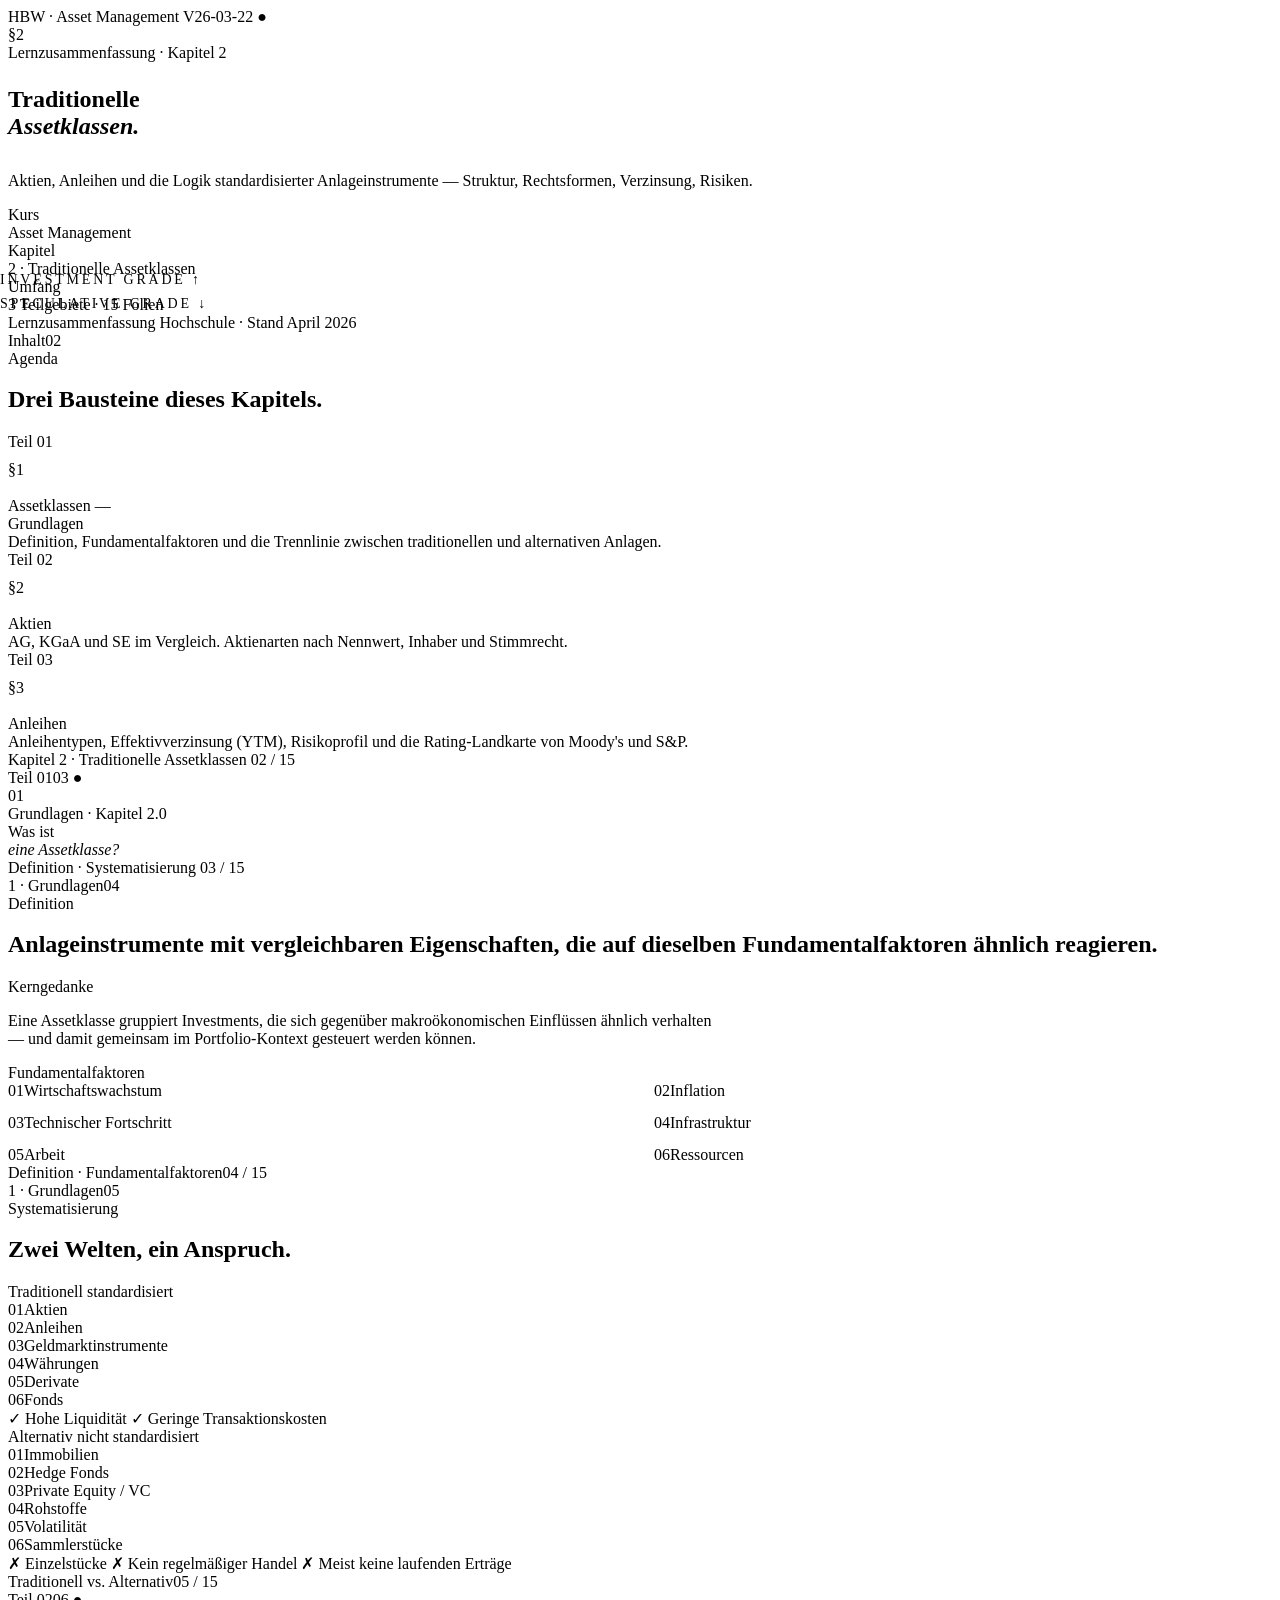
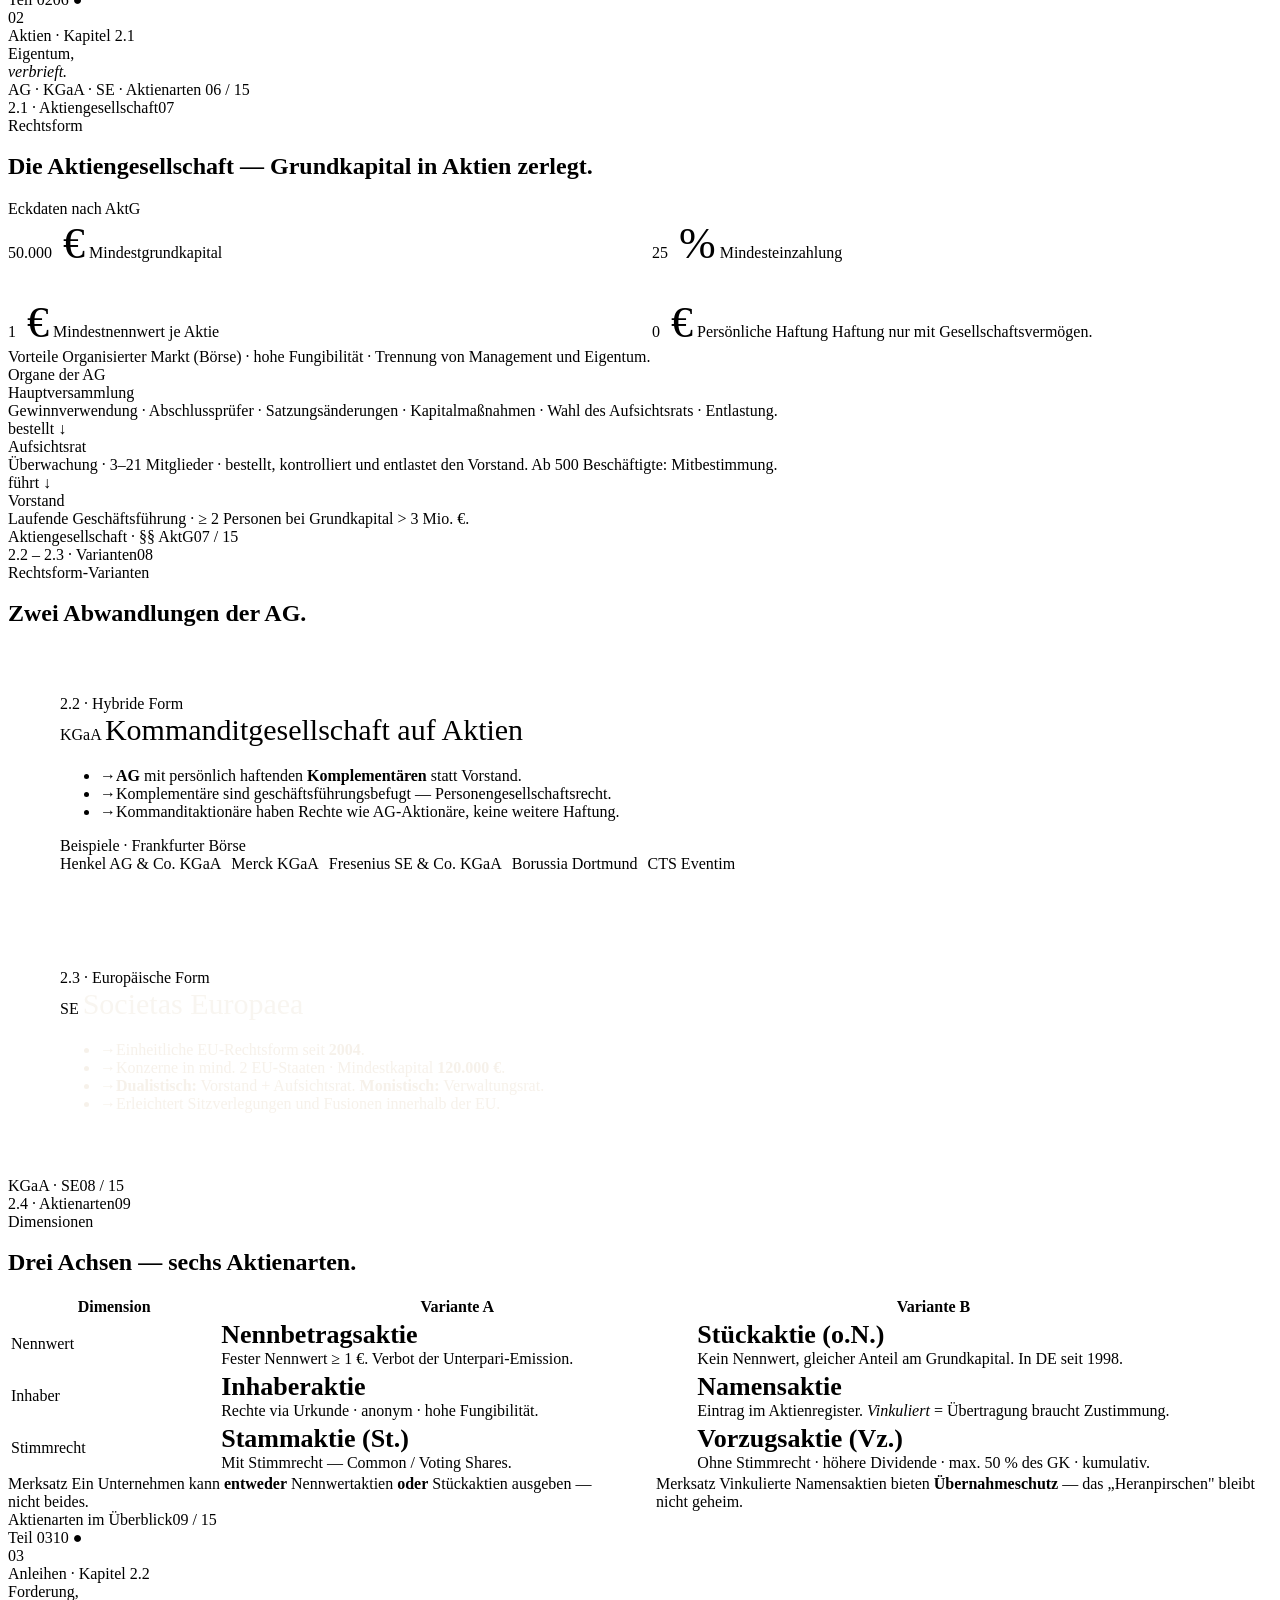
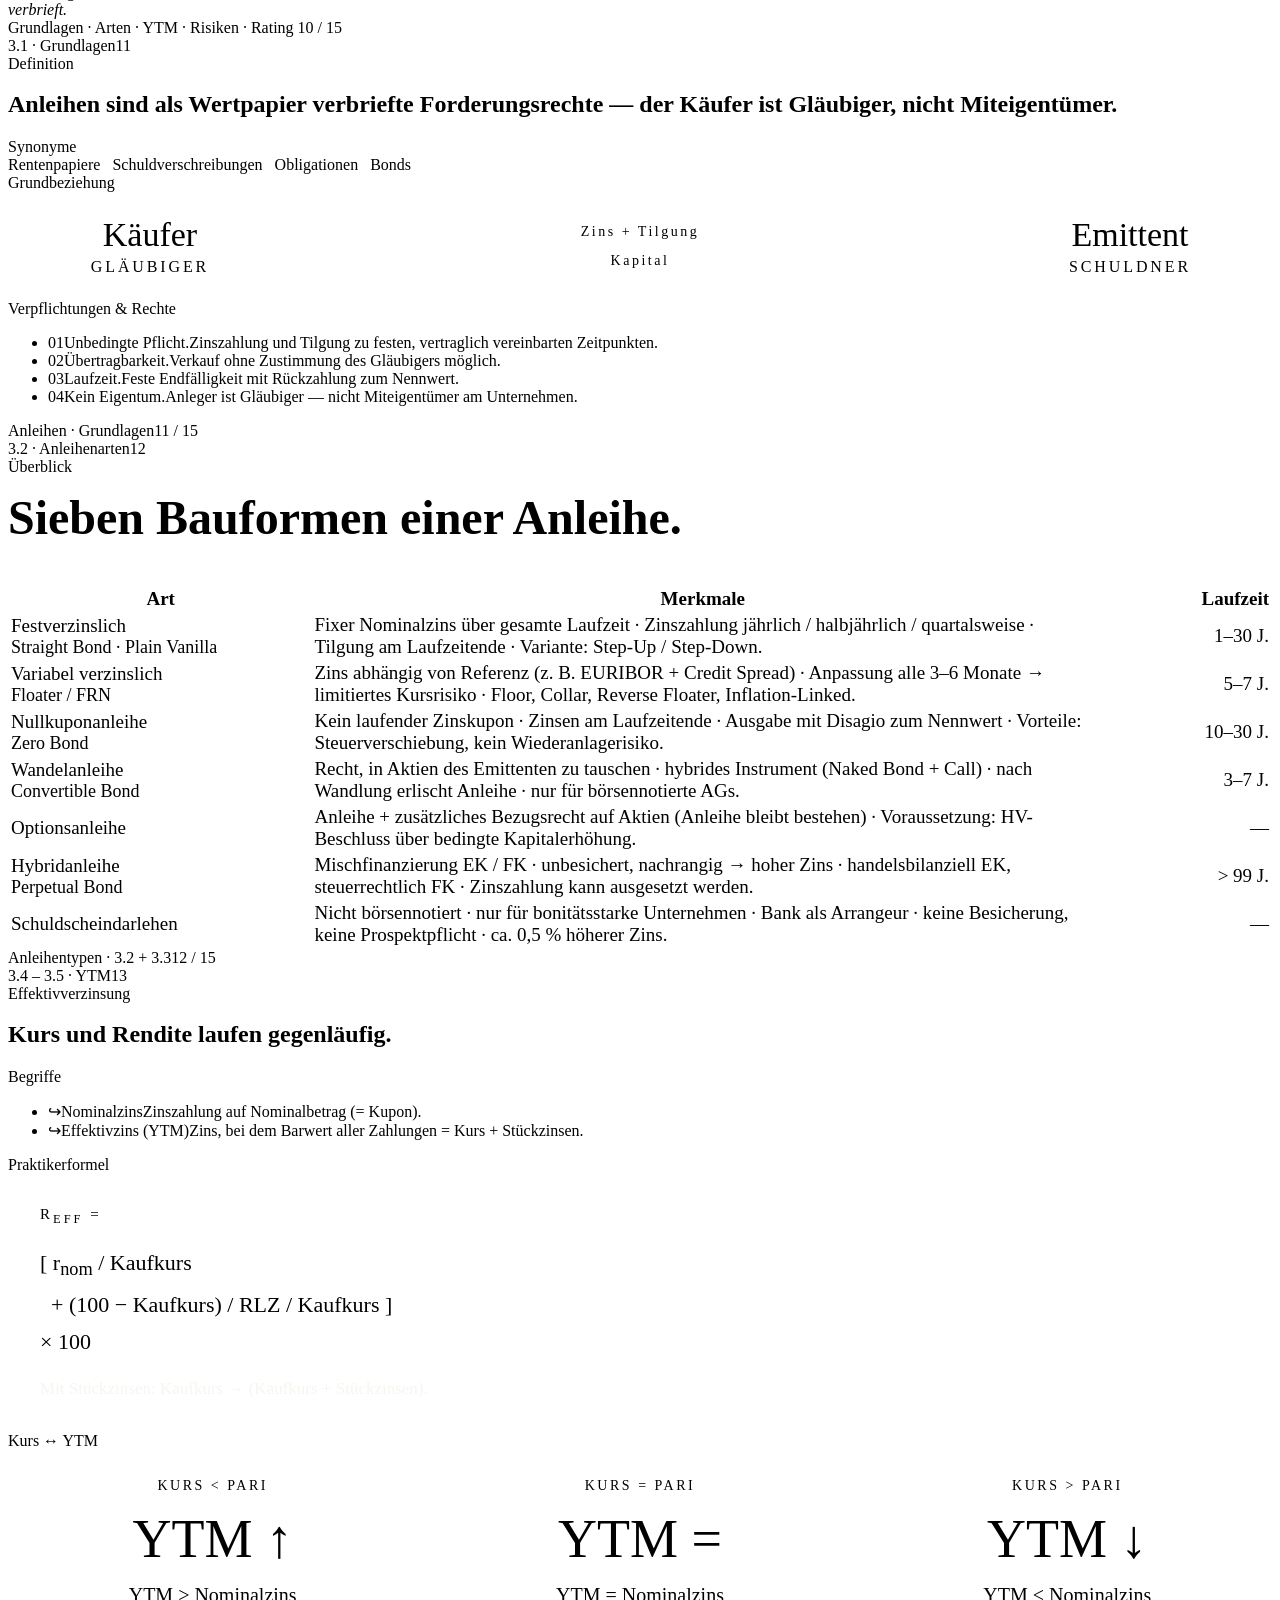
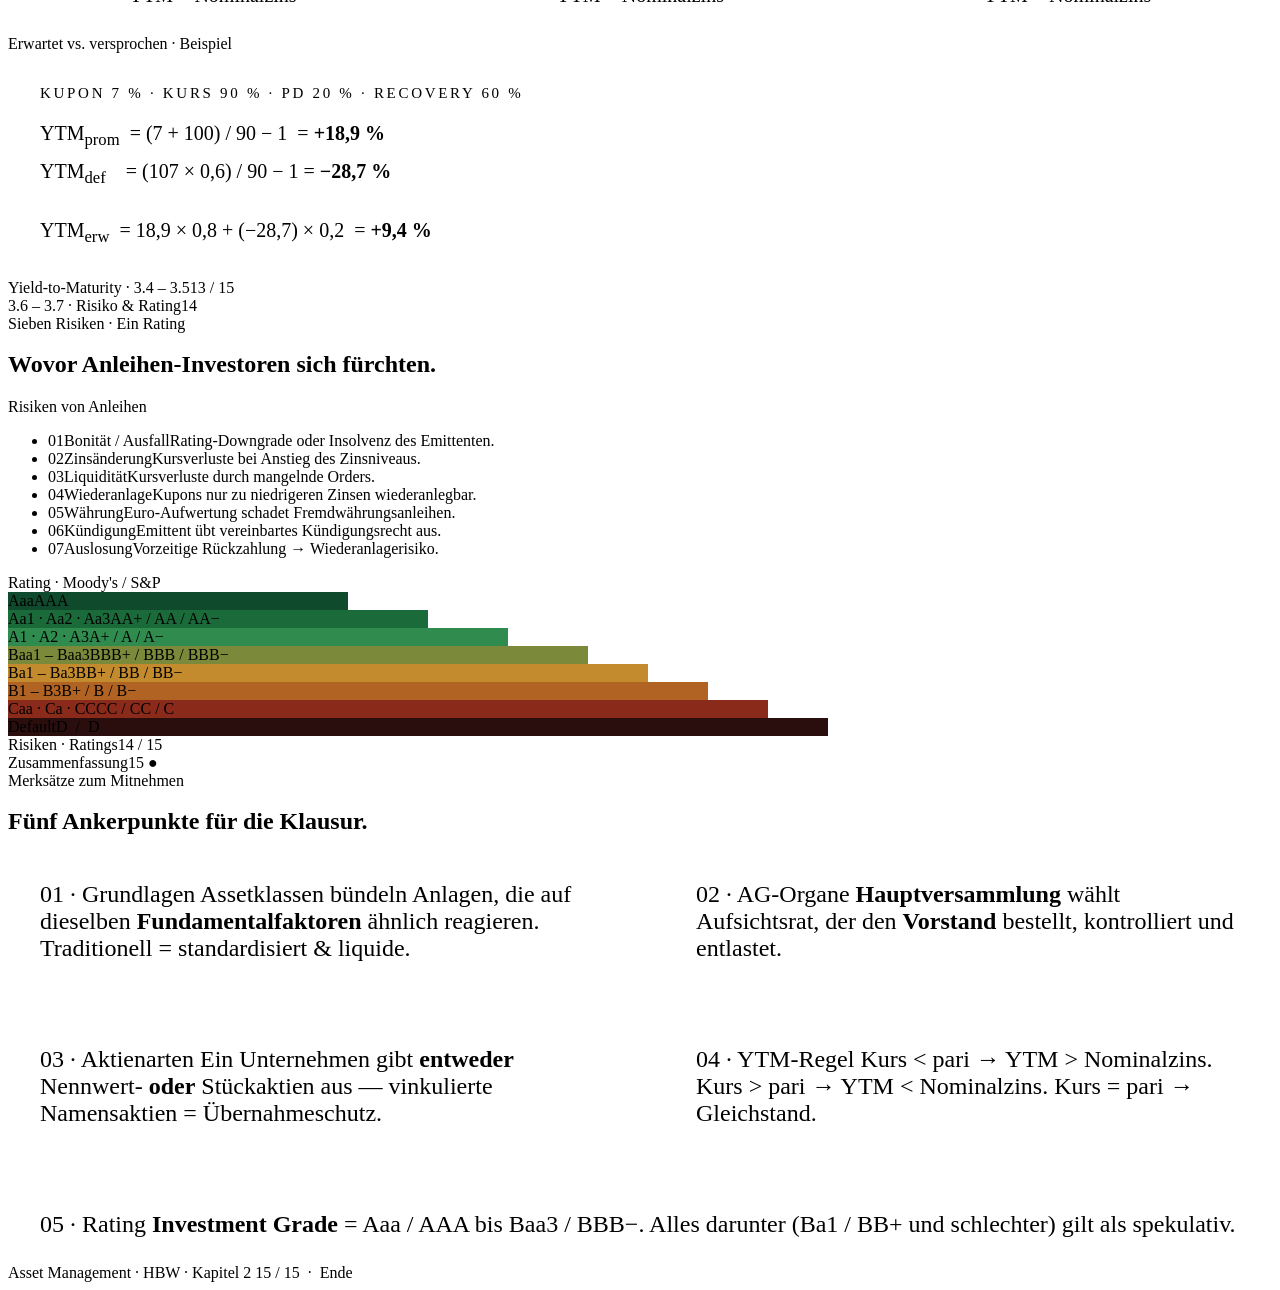
<file: topics/kapitel-2-traditionelle-assetklassen.html>
<!-- MODULE_CHAPTER_START: kapitel-2 | Kapitel 2 · Traditionelle Assetklassen | slides=15 -->
<!-- Dieses Topic ist ein HTML-Fragment: keine <html>, <head>, <body> Tags einfügen. -->

<section class="slide-title module-slide chapter-start" data-chapter-key="kapitel-2" data-chapter-short="Kapitel 2" data-chapter-start="true" data-chapter-title="Kapitel 2 · Traditionelle Assetklassen" data-module="asset-management" data-screen-label="01 Title" data-slide-index="1" data-slide-label="01 Title" data-slide-total="15" id="kapitel-2-slide-01">
<div class="chrome-top">
<span>HBW · Asset Management</span>
<span>V26-03-22 <span class="dot">●</span></span>
</div>
<div class="big-mark">§2</div>
<div class="stack">
<div class="eyebrow">Lernzusammenfassung · Kapitel 2</div>
<h1 class="display" style="margin-top:24px;">
        Traditionelle<br/>
<em style="font-style:italic; color:var(--accent);">Assetklassen.</em>
</h1>
<p class="sub" style="margin-top:32px; max-width:1100px;">
        Aktien, Anleihen und die Logik standardisierter Anlageinstrumente —
        Struktur, Rechtsformen, Verzinsung, Risiken.
      </p>
</div>
<div class="meta">
<div class="block">
<div class="k">Kurs</div>
<div class="v">Asset Management</div>
</div>
<div class="block">
<div class="k">Kapitel</div>
<div class="v">2 · Traditionelle Assetklassen</div>
</div>
<div class="block">
<div class="k">Umfang</div>
<div class="v">3 Teilgebiete · 15 Folien</div>
</div>
</div>
<div class="chrome-bot">
<span>Lernzusammenfassung</span>
<span>Hochschule · Stand April 2026</span>
</div>
</section>

<section class="module-slide" data-chapter-key="kapitel-2" data-chapter-short="Kapitel 2" data-chapter-title="Kapitel 2 · Traditionelle Assetklassen" data-module="asset-management" data-screen-label="02 Inhalt" data-slide-index="2" data-slide-label="02 Inhalt" data-slide-total="15" id="kapitel-2-slide-02">
<div class="chrome-top"><span>Inhalt</span><span>02</span></div>
<div class="content-head" style="top:180px;">
<div class="eyebrow">Agenda</div>
<h2 class="title-lg" style="margin-top:18px;">Drei Bausteine dieses Kapitels.</h2>
</div>
<div class="content-body" style="top:440px;">
<div class="three-col" style="gap:40px;">
<div class="card">
<div class="card-eyebrow">Teil 01</div>
<div class="kpi" style="margin:10px 0 18px 0;">
<span class="n">§1</span>
</div>
<div class="card-title">Assetklassen —<br/>Grundlagen</div>
<div class="card-body">
            Definition, Fundamentalfaktoren und die Trennlinie zwischen
            traditionellen und alternativen Anlagen.
          </div>
</div>
<div class="card">
<div class="card-eyebrow">Teil 02</div>
<div class="kpi" style="margin:10px 0 18px 0;">
<span class="n">§2</span>
</div>
<div class="card-title">Aktien</div>
<div class="card-body">
            AG, KGaA und SE im Vergleich. Aktienarten nach Nennwert,
            Inhaber und Stimmrecht.
          </div>
</div>
<div class="card">
<div class="card-eyebrow">Teil 03</div>
<div class="kpi" style="margin:10px 0 18px 0;">
<span class="n">§3</span>
</div>
<div class="card-title">Anleihen</div>
<div class="card-body">
            Anleihentypen, Effektivverzinsung (YTM), Risikoprofil und
            die Rating-Landkarte von Moody's und S&amp;P.
          </div>
</div>
</div>
</div>
<div class="chrome-bot">
<span>Kapitel 2 · Traditionelle Assetklassen</span>
<span>02 / 15</span>
</div>
</section>

<section class="slide-divider module-slide" data-chapter-key="kapitel-2" data-chapter-short="Kapitel 2" data-chapter-title="Kapitel 2 · Traditionelle Assetklassen" data-module="asset-management" data-screen-label="03 Kapitel 1 Divider" data-slide-index="3" data-slide-label="03 Kapitel 1 Divider" data-slide-total="15" id="kapitel-2-slide-03">
<div class="chrome-top"><span>Teil 01</span><span>03 <span class="dot">●</span></span></div>
<div class="big-num">01</div>
<div class="sub-label" style="top:180px;">Grundlagen · Kapitel 2.0</div>
<div class="big-title">
      Was ist<br/>
<em style="color:var(--accent-2);">eine Assetklasse?</em>
</div>
<div class="chrome-bot">
<span>Definition · Systematisierung</span>
<span>03 / 15</span>
</div>
</section>

<section class="module-slide" data-chapter-key="kapitel-2" data-chapter-short="Kapitel 2" data-chapter-title="Kapitel 2 · Traditionelle Assetklassen" data-module="asset-management" data-screen-label="04 Definition" data-slide-index="4" data-slide-label="04 Definition" data-slide-total="15" id="kapitel-2-slide-04">
<div class="chrome-top"><span>1 · Grundlagen</span><span>04</span></div>
<div class="content-head">
<div class="eyebrow">Definition</div>
<h2 class="title-md" style="margin-top:18px; max-width:1500px;">
        Anlageinstrumente mit vergleichbaren Eigenschaften,
        die auf dieselben Fundamentalfaktoren ähnlich reagieren.
      </h2>
</div>
<div class="content-body" style="top:480px;">
<div class="two-col">
<div>
<div class="label">Kerngedanke</div>
<p class="body-lg mt-16" style="max-width:720px;">
            Eine Assetklasse gruppiert Investments, die sich gegenüber
            makroökonomischen Einflüssen ähnlich verhalten — und damit
            gemeinsam im Portfolio-Kontext gesteuert werden können.
          </p>
</div>
<div>
<div class="label">Fundamentalfaktoren</div>
<div class="mt-24" style="display:grid; grid-template-columns:1fr 1fr; gap:14px 28px;">
<div class="flex center" style="gap:14px;"><span class="pill">01</span><span class="body-lg" style="color:var(--ink);">Wirtschaftswachstum</span></div>
<div class="flex center" style="gap:14px;"><span class="pill">02</span><span class="body-lg" style="color:var(--ink);">Inflation</span></div>
<div class="flex center" style="gap:14px;"><span class="pill">03</span><span class="body-lg" style="color:var(--ink);">Technischer Fortschritt</span></div>
<div class="flex center" style="gap:14px;"><span class="pill">04</span><span class="body-lg" style="color:var(--ink);">Infrastruktur</span></div>
<div class="flex center" style="gap:14px;"><span class="pill">05</span><span class="body-lg" style="color:var(--ink);">Arbeit</span></div>
<div class="flex center" style="gap:14px;"><span class="pill">06</span><span class="body-lg" style="color:var(--ink);">Ressourcen</span></div>
</div>
</div>
</div>
</div>
<div class="chrome-bot"><span>Definition · Fundamentalfaktoren</span><span>04 / 15</span></div>
</section>

<section class="module-slide" data-chapter-key="kapitel-2" data-chapter-short="Kapitel 2" data-chapter-title="Kapitel 2 · Traditionelle Assetklassen" data-module="asset-management" data-screen-label="05 Traditionell vs Alternativ" data-slide-index="5" data-slide-label="05 Traditionell vs Alternativ" data-slide-total="15" id="kapitel-2-slide-05">
<div class="chrome-top"><span>1 · Grundlagen</span><span>05</span></div>
<div class="content-head">
<div class="eyebrow">Systematisierung</div>
<h2 class="title-md" style="margin-top:18px;">Zwei Welten, ein Anspruch.</h2>
</div>
<div class="content-body" style="top:360px;">
<div class="ac-root">
<!-- Traditional -->
<div class="ac-col">
<div class="ac-head">
<span class="t">Traditionell</span>
<span class="sub">standardisiert</span>
</div>
<div class="ac-item"><span class="n">01</span><span class="nm">Aktien</span></div>
<div class="ac-item"><span class="n">02</span><span class="nm">Anleihen</span></div>
<div class="ac-item"><span class="n">03</span><span class="nm">Geldmarktinstrumente</span></div>
<div class="ac-item"><span class="n">04</span><span class="nm">Währungen</span></div>
<div class="ac-item"><span class="n">05</span><span class="nm">Derivate</span></div>
<div class="ac-item"><span class="n">06</span><span class="nm">Fonds</span></div>
<div class="traits">
<span class="pill ok">✓ Hohe Liquidität</span>
<span class="pill ok">✓ Geringe Transaktionskosten</span>
</div>
</div>
<!-- Alternative -->
<div class="ac-col">
<div class="ac-head">
<span class="t">Alternativ</span>
<span class="sub">nicht standardisiert</span>
</div>
<div class="ac-item"><span class="n">01</span><span class="nm">Immobilien</span></div>
<div class="ac-item"><span class="n">02</span><span class="nm">Hedge Fonds</span></div>
<div class="ac-item"><span class="n">03</span><span class="nm">Private Equity / VC</span></div>
<div class="ac-item"><span class="n">04</span><span class="nm">Rohstoffe</span></div>
<div class="ac-item"><span class="n">05</span><span class="nm">Volatilität</span></div>
<div class="ac-item"><span class="n">06</span><span class="nm">Sammlerstücke</span></div>
<div class="traits">
<span class="pill bad">✗ Einzelstücke</span>
<span class="pill bad">✗ Kein regelmäßiger Handel</span>
<span class="pill bad">✗ Meist keine laufenden Erträge</span>
</div>
</div>
</div>
</div>
<div class="chrome-bot"><span>Traditionell vs. Alternativ</span><span>05 / 15</span></div>
</section>

<section class="slide-divider module-slide" data-chapter-key="kapitel-2" data-chapter-short="Kapitel 2" data-chapter-title="Kapitel 2 · Traditionelle Assetklassen" data-module="asset-management" data-screen-label="06 Kapitel 2 Divider" data-slide-index="6" data-slide-label="06 Kapitel 2 Divider" data-slide-total="15" id="kapitel-2-slide-06">
<div class="chrome-top"><span>Teil 02</span><span>06 <span class="dot">●</span></span></div>
<div class="big-num">02</div>
<div class="sub-label" style="top:180px;">Aktien · Kapitel 2.1</div>
<div class="big-title">
      Eigentum,<br/>
<em style="color:var(--accent-2);">verbrieft.</em>
</div>
<div class="chrome-bot">
<span>AG · KGaA · SE · Aktienarten</span>
<span>06 / 15</span>
</div>
</section>

<section class="module-slide" data-chapter-key="kapitel-2" data-chapter-short="Kapitel 2" data-chapter-title="Kapitel 2 · Traditionelle Assetklassen" data-module="asset-management" data-screen-label="07 Aktiengesellschaft" data-slide-index="7" data-slide-label="07 Aktiengesellschaft" data-slide-total="15" id="kapitel-2-slide-07">
<div class="chrome-top"><span>2.1 · Aktiengesellschaft</span><span>07</span></div>
<div class="content-head">
<div class="eyebrow">Rechtsform</div>
<h2 class="title-md" style="margin-top:18px;">Die Aktiengesellschaft — Grundkapital in Aktien zerlegt.</h2>
</div>
<div class="content-body" style="top:340px;">
<div class="two-col" style="grid-template-columns: 5fr 7fr; gap:80px;">
<!-- Eckdaten -->
<div>
<div class="label">Eckdaten nach AktG</div>
<div class="mt-24" style="display:grid; grid-template-columns:1fr 1fr; gap:28px 24px;">
<div class="kpi">
<span class="n">50.000<span style="color:var(--accent); font-size:44px;"> €</span></span>
<span class="u">Mindestgrundkapital</span>
</div>
<div class="kpi">
<span class="n">25<span style="color:var(--accent); font-size:44px;"> %</span></span>
<span class="u">Mindesteinzahlung</span>
</div>
<div class="kpi">
<span class="n">1<span style="color:var(--accent); font-size:44px;"> €</span></span>
<span class="u">Mindestnennwert je Aktie</span>
</div>
<div class="kpi">
<span class="n">0<span style="color:var(--accent); font-size:44px;"> €</span></span>
<span class="u">Persönliche Haftung</span>
<span class="d">Haftung nur mit Gesellschaftsvermögen.</span>
</div>
</div>
<div class="callout mt-40">
<span class="tag">Vorteile</span>
            Organisierter Markt (Börse) · hohe Fungibilität ·
            Trennung von Management und Eigentum.
          </div>
</div>
<!-- Organe -->
<div>
<div class="label">Organe der AG</div>
<div class="org-wrap mt-24">
<div class="org-box top">
<div class="t">Hauptversammlung</div>
<div class="d">
                Gewinnverwendung · Abschlussprüfer · Satzungsänderungen ·
                Kapitalmaßnahmen · Wahl des Aufsichtsrats · Entlastung.
              </div>
</div>
<div class="org-line"></div>
<div class="org-box">
<div class="org-arrow">bestellt ↓</div>
<div class="t">Aufsichtsrat</div>
<div class="d">
                Überwachung · 3–21 Mitglieder · bestellt, kontrolliert und
                entlastet den Vorstand. Ab 500 Beschäftigte: Mitbestimmung.
              </div>
</div>
<div class="org-line"></div>
<div class="org-box">
<div class="org-arrow">führt ↓</div>
<div class="t">Vorstand</div>
<div class="d">
                Laufende Geschäftsführung · ≥ 2 Personen bei
                Grundkapital &gt; 3 Mio. €.
              </div>
</div>
</div>
</div>
</div>
</div>
<div class="chrome-bot"><span>Aktiengesellschaft · §§ AktG</span><span>07 / 15</span></div>
</section>

<section class="module-slide" data-chapter-key="kapitel-2" data-chapter-short="Kapitel 2" data-chapter-title="Kapitel 2 · Traditionelle Assetklassen" data-module="asset-management" data-screen-label="08 KGaA und SE" data-slide-index="8" data-slide-label="08 KGaA und SE" data-slide-total="15" id="kapitel-2-slide-08">
<div class="chrome-top"><span>2.2 – 2.3 · Varianten</span><span>08</span></div>
<div class="content-head">
<div class="eyebrow">Rechtsform-Varianten</div>
<h2 class="title-md" style="margin-top:18px;">Zwei Abwandlungen der AG.</h2>
</div>
<div class="content-body" style="top:340px;">
<div class="two-col" style="gap:64px;">
<!-- KGaA -->
<div class="card" style="padding:48px 52px;">
<div class="card-eyebrow">2.2 · Hybride Form</div>
<div class="card-title">KGaA <span style="color:var(--muted); font-size:30px;">Kommanditgesellschaft auf Aktien</span></div>
<ul class="clean" style="margin-top:20px;">
<li><span class="marker">→</span><span><strong>AG</strong> mit persönlich haftenden <strong>Komplementären</strong> statt Vorstand.</span></li>
<li><span class="marker">→</span><span>Komplementäre sind geschäftsführungsbefugt — Personengesellschaftsrecht.</span></li>
<li><span class="marker">→</span><span>Kommanditaktionäre haben Rechte wie AG-Aktionäre, keine weitere Haftung.</span></li>
</ul>
<div class="mt-40">
<div class="label">Beispiele · Frankfurter Börse</div>
<div class="mt-16" style="display:flex; flex-wrap:wrap; gap:10px;">
<span class="pill">Henkel AG &amp; Co. KGaA</span>
<span class="pill">Merck KGaA</span>
<span class="pill">Fresenius SE &amp; Co. KGaA</span>
<span class="pill">Borussia Dortmund</span>
<span class="pill">CTS Eventim</span>
</div>
</div>
</div>
<!-- SE -->
<div class="card dark" style="padding:48px 52px;">
<div class="card-eyebrow">2.3 · Europäische Form</div>
<div class="card-title">SE <span style="color:rgba(244,239,230,0.6); font-size:30px;">Societas Europaea</span></div>
<ul class="clean" style="margin-top:20px;">
<li style="border-color:rgba(244,239,230,0.18); color:rgba(244,239,230,0.85);"><span class="marker" style="color:var(--accent-2);">→</span><span>Einheitliche EU-Rechtsform seit <strong style="color:var(--bg);">2004</strong>.</span></li>
<li style="border-color:rgba(244,239,230,0.18); color:rgba(244,239,230,0.85);"><span class="marker" style="color:var(--accent-2);">→</span><span>Konzerne in mind. 2 EU-Staaten · Mindestkapital <strong style="color:var(--bg);">120.000 €</strong>.</span></li>
<li style="border-color:rgba(244,239,230,0.18); color:rgba(244,239,230,0.85);"><span class="marker" style="color:var(--accent-2);">→</span><span><strong style="color:var(--bg);">Dualistisch:</strong> Vorstand + Aufsichtsrat.  <strong style="color:var(--bg);">Monistisch:</strong> Verwaltungsrat.</span></li>
<li style="border-color:rgba(244,239,230,0.18); color:rgba(244,239,230,0.85);"><span class="marker" style="color:var(--accent-2);">→</span><span>Erleichtert Sitzverlegungen und Fusionen innerhalb der EU.</span></li>
</ul>
</div>
</div>
</div>
<div class="chrome-bot"><span>KGaA · SE</span><span>08 / 15</span></div>
</section>

<section class="module-slide" data-chapter-key="kapitel-2" data-chapter-short="Kapitel 2" data-chapter-title="Kapitel 2 · Traditionelle Assetklassen" data-module="asset-management" data-screen-label="09 Aktienarten" data-slide-index="9" data-slide-label="09 Aktienarten" data-slide-total="15" id="kapitel-2-slide-09">
<div class="chrome-top"><span>2.4 · Aktienarten</span><span>09</span></div>
<div class="content-head">
<div class="eyebrow">Dimensionen</div>
<h2 class="title-md" style="margin-top:18px;">Drei Achsen — sechs Aktienarten.</h2>
</div>
<div class="content-body" style="top:340px;">
<table class="grid-tbl">
<thead>
<tr>
<th style="width:18%;">Dimension</th>
<th style="width:41%;">Variante A</th>
<th style="width:41%;">Variante B</th>
</tr>
</thead>
<tbody>
<tr>
<td class="k">Nennwert</td>
<td>
<strong style="color:var(--ink); font-family:var(--serif); font-size:26px;">Nennbetragsaktie</strong><br/>
              Fester Nennwert ≥ 1 €. Verbot der Unterpari-Emission.
            </td>
<td>
<strong style="color:var(--ink); font-family:var(--serif); font-size:26px;">Stückaktie (o.N.)</strong><br/>
              Kein Nennwert, gleicher Anteil am Grundkapital. In DE seit 1998.
            </td>
</tr>
<tr>
<td class="k">Inhaber</td>
<td>
<strong style="color:var(--ink); font-family:var(--serif); font-size:26px;">Inhaberaktie</strong><br/>
              Rechte via Urkunde · anonym · hohe Fungibilität.
            </td>
<td>
<strong style="color:var(--ink); font-family:var(--serif); font-size:26px;">Namensaktie</strong><br/>
              Eintrag im Aktienregister. <em>Vinkuliert</em> = Übertragung braucht Zustimmung.
            </td>
</tr>
<tr>
<td class="k">Stimmrecht</td>
<td>
<strong style="color:var(--ink); font-family:var(--serif); font-size:26px;">Stammaktie (St.)</strong><br/>
              Mit Stimmrecht — Common / Voting Shares.
            </td>
<td>
<strong style="color:var(--ink); font-family:var(--serif); font-size:26px;">Vorzugsaktie (Vz.)</strong><br/>
              Ohne Stimmrecht · höhere Dividende · max. 50 % des GK · kumulativ.
            </td>
</tr>
</tbody>
</table>
<div class="mt-40" style="display:grid; grid-template-columns:1fr 1fr; gap:32px;">
<div class="callout">
<span class="tag">Merksatz</span>
          Ein Unternehmen kann <strong>entweder</strong> Nennwertaktien
          <strong>oder</strong> Stückaktien ausgeben — nicht beides.
        </div>
<div class="callout">
<span class="tag">Merksatz</span>
          Vinkulierte Namensaktien bieten <strong>Übernahmeschutz</strong> —
          das „Heranpirschen" bleibt nicht geheim.
        </div>
</div>
</div>
<div class="chrome-bot"><span>Aktienarten im Überblick</span><span>09 / 15</span></div>
</section>

<section class="slide-divider module-slide" data-chapter-key="kapitel-2" data-chapter-short="Kapitel 2" data-chapter-title="Kapitel 2 · Traditionelle Assetklassen" data-module="asset-management" data-screen-label="10 Kapitel 3 Divider" data-slide-index="10" data-slide-label="10 Kapitel 3 Divider" data-slide-total="15" id="kapitel-2-slide-10">
<div class="chrome-top"><span>Teil 03</span><span>10 <span class="dot">●</span></span></div>
<div class="big-num">03</div>
<div class="sub-label" style="top:180px;">Anleihen · Kapitel 2.2</div>
<div class="big-title">
      Forderung,<br/>
<em style="color:var(--accent-2);">verbrieft.</em>
</div>
<div class="chrome-bot">
<span>Grundlagen · Arten · YTM · Risiken · Rating</span>
<span>10 / 15</span>
</div>
</section>

<section class="module-slide" data-chapter-key="kapitel-2" data-chapter-short="Kapitel 2" data-chapter-title="Kapitel 2 · Traditionelle Assetklassen" data-module="asset-management" data-screen-label="11 Anleihen Grundlagen" data-slide-index="11" data-slide-label="11 Anleihen Grundlagen" data-slide-total="15" id="kapitel-2-slide-11">
<div class="chrome-top"><span>3.1 · Grundlagen</span><span>11</span></div>
<div class="content-head">
<div class="eyebrow">Definition</div>
<h2 class="title-md" style="margin-top:18px; max-width:1500px;">
        Anleihen sind als Wertpapier verbriefte Forderungsrechte —
        der Käufer ist Gläubiger, nicht Miteigentümer.
      </h2>
</div>
<div class="content-body" style="top:500px;">
<div class="two-col" style="grid-template-columns: 5fr 7fr; gap:80px;">
<div>
<div class="label">Synonyme</div>
<div class="mt-24" style="display:flex; flex-wrap:wrap; gap:12px;">
<span class="pill solid">Rentenpapiere</span>
<span class="pill solid">Schuldverschreibungen</span>
<span class="pill solid">Obligationen</span>
<span class="pill solid">Bonds</span>
</div>
<div class="label mt-40">Grundbeziehung</div>
<div class="mt-16" style="display:flex; align-items:center; gap:24px;">
<div class="flex-col center" style="padding:24px 32px; background:#fff; border:1px solid var(--line); min-width:220px; text-align:center;">
<div style="font-family:var(--serif); font-size:34px; color:var(--ink);">Käufer</div>
<div style="font-family:var(--mono); font-size:16px; color:var(--accent); letter-spacing:0.18em; text-transform:uppercase; margin-top:4px;">Gläubiger</div>
</div>
<div style="flex:1; display:flex; flex-direction:column; align-items:center;">
<div style="font-family:var(--mono); font-size:14px; color:var(--muted); letter-spacing:0.18em;">Zins + Tilgung</div>
<div style="width:100%; height:1px; background:var(--ink-2); margin:6px 0;"></div>
<div style="font-family:var(--mono); font-size:14px; color:var(--muted); letter-spacing:0.18em;">Kapital</div>
</div>
<div class="flex-col center" style="padding:24px 32px; background:var(--ink); color:var(--bg); min-width:220px; text-align:center;">
<div style="font-family:var(--serif); font-size:34px;">Emittent</div>
<div style="font-family:var(--mono); font-size:16px; color:var(--accent-2); letter-spacing:0.18em; text-transform:uppercase; margin-top:4px;">Schuldner</div>
</div>
</div>
</div>
<div>
<div class="label">Verpflichtungen &amp; Rechte</div>
<ul class="clean mt-24">
<li><span class="marker">01</span><span class="key">Unbedingte Pflicht.</span><span>Zinszahlung und Tilgung zu festen, vertraglich vereinbarten Zeitpunkten.</span></li>
<li><span class="marker">02</span><span class="key">Übertragbarkeit.</span><span>Verkauf ohne Zustimmung des Gläubigers möglich.</span></li>
<li><span class="marker">03</span><span class="key">Laufzeit.</span><span>Feste Endfälligkeit mit Rückzahlung zum Nennwert.</span></li>
<li><span class="marker">04</span><span class="key">Kein Eigentum.</span><span>Anleger ist Gläubiger — nicht Miteigentümer am Unternehmen.</span></li>
</ul>
</div>
</div>
</div>
<div class="chrome-bot"><span>Anleihen · Grundlagen</span><span>11 / 15</span></div>
</section>

<section class="module-slide" data-chapter-key="kapitel-2" data-chapter-short="Kapitel 2" data-chapter-title="Kapitel 2 · Traditionelle Assetklassen" data-module="asset-management" data-screen-label="12 Anleihenarten" data-slide-index="12" data-slide-label="12 Anleihenarten" data-slide-total="15" id="kapitel-2-slide-12">
<div class="chrome-top"><span>3.2 · Anleihenarten</span><span>12</span></div>
<div class="content-head" style="top:120px;">
<div class="eyebrow">Überblick</div>
<h2 class="title-md" style="margin-top:14px; font-size:48px;">Sieben Bauformen einer Anleihe.</h2>
</div>
<div class="content-body" style="top:270px; bottom:140px;">
<table class="grid-tbl" style="font-size:19px;">
<thead>
<tr>
<th style="width:24%;">Art</th>
<th>Merkmale</th>
<th style="width:14%; text-align:right;">Laufzeit</th>
</tr>
</thead>
<tbody>
<tr>
<td class="k">Festverzinslich<br/><span style="color:var(--muted); font-family:var(--sans); font-size:18px; font-weight:400;">Straight Bond · Plain Vanilla</span></td>
<td>Fixer Nominalzins über gesamte Laufzeit · Zinszahlung jährlich / halbjährlich / quartalsweise · Tilgung am Laufzeitende · Variante: Step-Up / Step-Down.</td>
<td style="text-align:right; font-family:var(--mono); color:var(--accent);">1–30 J.</td>
</tr>
<tr>
<td class="k">Variabel verzinslich<br/><span style="color:var(--muted); font-family:var(--sans); font-size:18px; font-weight:400;">Floater / FRN</span></td>
<td>Zins abhängig von Referenz (z. B. EURIBOR + Credit Spread) · Anpassung alle 3–6 Monate → limitiertes Kursrisiko · Floor, Collar, Reverse Floater, Inflation-Linked.</td>
<td style="text-align:right; font-family:var(--mono); color:var(--accent);">5–7 J.</td>
</tr>
<tr>
<td class="k">Nullkuponanleihe<br/><span style="color:var(--muted); font-family:var(--sans); font-size:18px; font-weight:400;">Zero Bond</span></td>
<td>Kein laufender Zinskupon · Zinsen am Laufzeitende · Ausgabe mit Disagio zum Nennwert · Vorteile: Steuerverschiebung, kein Wiederanlagerisiko.</td>
<td style="text-align:right; font-family:var(--mono); color:var(--accent);">10–30 J.</td>
</tr>
<tr>
<td class="k">Wandelanleihe<br/><span style="color:var(--muted); font-family:var(--sans); font-size:18px; font-weight:400;">Convertible Bond</span></td>
<td>Recht, in Aktien des Emittenten zu tauschen · hybrides Instrument (Naked Bond + Call) · nach Wandlung erlischt Anleihe · nur für börsennotierte AGs.</td>
<td style="text-align:right; font-family:var(--mono); color:var(--accent);">3–7 J.</td>
</tr>
<tr>
<td class="k">Optionsanleihe</td>
<td>Anleihe + zusätzliches Bezugsrecht auf Aktien (Anleihe bleibt bestehen) · Voraussetzung: HV-Beschluss über bedingte Kapitalerhöhung.</td>
<td style="text-align:right; font-family:var(--mono); color:var(--accent);">—</td>
</tr>
<tr>
<td class="k">Hybridanleihe<br/><span style="color:var(--muted); font-family:var(--sans); font-size:18px; font-weight:400;">Perpetual Bond</span></td>
<td>Mischfinanzierung EK / FK · unbesichert, nachrangig → hoher Zins · handelsbilanziell EK, steuerrechtlich FK · Zinszahlung kann ausgesetzt werden.</td>
<td style="text-align:right; font-family:var(--mono); color:var(--accent);">&gt; 99 J.</td>
</tr>
<tr>
<td class="k">Schuldscheindarlehen</td>
<td>Nicht börsennotiert · nur für bonitätsstarke Unternehmen · Bank als Arrangeur · keine Besicherung, keine Prospektpflicht · ca. 0,5 % höherer Zins.</td>
<td style="text-align:right; font-family:var(--mono); color:var(--accent);">—</td>
</tr>
</tbody>
</table>
</div>
<div class="chrome-bot"><span>Anleihentypen · 3.2 + 3.3</span><span>12 / 15</span></div>
</section>

<section class="module-slide" data-chapter-key="kapitel-2" data-chapter-short="Kapitel 2" data-chapter-title="Kapitel 2 · Traditionelle Assetklassen" data-module="asset-management" data-screen-label="13 Effektivverzinsung" data-slide-index="13" data-slide-label="13 Effektivverzinsung" data-slide-total="15" id="kapitel-2-slide-13">
<div class="chrome-top"><span>3.4 – 3.5 · YTM</span><span>13</span></div>
<div class="content-head">
<div class="eyebrow">Effektivverzinsung</div>
<h2 class="title-md" style="margin-top:18px;">Kurs und Rendite laufen gegenläufig.</h2>
</div>
<div class="content-body" style="top:340px;">
<div class="two-col" style="grid-template-columns: 5fr 7fr; gap:64px;">
<!-- Left: Formel + Begriffe -->
<div>
<div class="label">Begriffe</div>
<ul class="clean mt-16">
<li><span class="marker">↪</span><span class="key">Nominalzins</span><span>Zinszahlung auf Nominalbetrag (= Kupon).</span></li>
<li><span class="marker">↪</span><span class="key">Effektivzins (YTM)</span><span>Zins, bei dem Barwert aller Zahlungen = Kurs + Stückzinsen.</span></li>
</ul>
<div class="label mt-40">Praktikerformel</div>
<div class="mt-16" style="background:var(--ink); color:var(--bg); padding:28px 32px; font-family:var(--mono); font-size:22px; line-height:1.7; border-radius:2px;">
<div style="color:var(--accent-2); font-size:15px; letter-spacing:0.2em; text-transform:uppercase; margin-bottom:14px;">r<sub>eff</sub> =</div>
<div>[ r<sub>nom</sub> / Kaufkurs<br/>
               + (100 − Kaufkurs) / RLZ / Kaufkurs ]<br/>
             × 100</div>
<div style="color:rgba(244,239,230,0.6); font-size:17px; margin-top:14px; font-family:var(--sans);">
              Mit Stückzinsen: Kaufkurs → (Kaufkurs + Stückzinsen).
            </div>
</div>
</div>
<!-- Right: Kurs-YTM-Beziehung -->
<div>
<div class="label">Kurs ↔ YTM</div>
<div class="mt-16" style="display:grid; grid-template-columns:1fr 1fr 1fr; gap:18px;">
<div class="card" style="padding:28px; text-align:center;">
<div style="font-family:var(--mono); font-size:14px; letter-spacing:0.18em; color:var(--muted); text-transform:uppercase;">Kurs &lt; pari</div>
<div style="font-family:var(--serif); font-size:54px; color:var(--accent); margin:14px 0;">YTM ↑</div>
<div style="font-family:var(--sans); font-size:20px; color:var(--ink-2);">YTM &gt; Nominalzins</div>
</div>
<div class="card" style="padding:28px; text-align:center; border-color:var(--ink); border-width:2px;">
<div style="font-family:var(--mono); font-size:14px; letter-spacing:0.18em; color:var(--muted); text-transform:uppercase;">Kurs = pari</div>
<div style="font-family:var(--serif); font-size:54px; color:var(--ink); margin:14px 0;">YTM =</div>
<div style="font-family:var(--sans); font-size:20px; color:var(--ink-2);">YTM = Nominalzins</div>
</div>
<div class="card" style="padding:28px; text-align:center;">
<div style="font-family:var(--mono); font-size:14px; letter-spacing:0.18em; color:var(--muted); text-transform:uppercase;">Kurs &gt; pari</div>
<div style="font-family:var(--serif); font-size:54px; color:var(--accent); margin:14px 0;">YTM ↓</div>
<div style="font-family:var(--sans); font-size:20px; color:var(--ink-2);">YTM &lt; Nominalzins</div>
</div>
</div>
<div class="label mt-40">Erwartet vs. versprochen · Beispiel</div>
<div class="mt-16" style="background:#fff; border:1px solid var(--line); padding:28px 32px; font-family:var(--mono); font-size:20px; line-height:1.7;">
<div style="color:var(--muted); font-size:15px; letter-spacing:0.18em; text-transform:uppercase; margin-bottom:10px;">Kupon 7 % · Kurs 90 % · PD 20 % · Recovery 60 %</div>
<div style="color:var(--ink);">YTM<sub>prom</sub>  = (7 + 100) / 90 − 1  = <strong style="color:var(--ok);">+18,9 %</strong></div>
<div style="color:var(--ink);">YTM<sub>def</sub>    = (107 × 0,6) / 90 − 1 = <strong style="color:var(--bad);">−28,7 %</strong></div>
<div style="color:var(--ink); border-top:1px solid var(--line); padding-top:10px; margin-top:10px;">
              YTM<sub>erw</sub>  = 18,9 × 0,8 + (−28,7) × 0,2  = <strong style="color:var(--accent);">+9,4 %</strong>
</div>
</div>
</div>
</div>
</div>
<div class="chrome-bot"><span>Yield-to-Maturity · 3.4 – 3.5</span><span>13 / 15</span></div>
</section>

<section class="module-slide" data-chapter-key="kapitel-2" data-chapter-short="Kapitel 2" data-chapter-title="Kapitel 2 · Traditionelle Assetklassen" data-module="asset-management" data-screen-label="14 Risiken und Rating" data-slide-index="14" data-slide-label="14 Risiken und Rating" data-slide-total="15" id="kapitel-2-slide-14">
<div class="chrome-top"><span>3.6 – 3.7 · Risiko &amp; Rating</span><span>14</span></div>
<div class="content-head">
<div class="eyebrow">Sieben Risiken · Ein Rating</div>
<h2 class="title-md" style="margin-top:18px;">Wovor Anleihen-Investoren sich fürchten.</h2>
</div>
<div class="content-body" style="top:340px;">
<div class="two-col" style="grid-template-columns: 6fr 6fr; gap:64px;">
<!-- Risiken -->
<div>
<div class="label">Risiken von Anleihen</div>
<ul class="clean mt-16">
<li><span class="marker">01</span><span class="key">Bonität / Ausfall</span><span>Rating-Downgrade oder Insolvenz des Emittenten.</span></li>
<li><span class="marker">02</span><span class="key">Zinsänderung</span><span>Kursverluste bei Anstieg des Zinsniveaus.</span></li>
<li><span class="marker">03</span><span class="key">Liquidität</span><span>Kursverluste durch mangelnde Orders.</span></li>
<li><span class="marker">04</span><span class="key">Wiederanlage</span><span>Kupons nur zu niedrigeren Zinsen wiederanlegbar.</span></li>
<li><span class="marker">05</span><span class="key">Währung</span><span>Euro-Aufwertung schadet Fremdwährungsanleihen.</span></li>
<li><span class="marker">06</span><span class="key">Kündigung</span><span>Emittent übt vereinbartes Kündigungsrecht aus.</span></li>
<li><span class="marker">07</span><span class="key">Auslosung</span><span>Vorzeitige Rückzahlung → Wiederanlagerisiko.</span></li>
</ul>
</div>
<!-- Rating pyramid -->
<div>
<div class="label">Rating · Moody's / S&amp;P</div>
<div class="pyramid mt-16">
<!-- AAA -->
<div class="row" style="top:0;    width:340px; background:#0e4a2b;">
<span class="l">Aaa</span><span class="r">AAA</span>
</div>
<div class="row" style="top:72px; width:420px; background:#1a6a3a;">
<span class="l">Aa1 · Aa2 · Aa3</span><span class="r">AA+ / AA / AA−</span>
</div>
<div class="row" style="top:144px; width:500px; background:#2f8b4e;">
<span class="l">A1 · A2 · A3</span><span class="r">A+ / A / A−</span>
</div>
<div class="row" style="top:216px; width:580px; background:#7a8a3a;">
<span class="l">Baa1 – Baa3</span><span class="r">BBB+ / BBB / BBB−</span>
</div>
<!-- line between investment and speculative -->
<div style="position:absolute; top:292px; left:0; right:0; height:0; border-top:2px dashed var(--accent); z-index:3;"></div>
<div style="position:absolute; top:272px; left:0; font-family:var(--mono); font-size:14px; letter-spacing:0.2em; text-transform:uppercase; color:var(--accent);">Investment Grade ↑</div>
<div style="position:absolute; top:296px; left:0; font-family:var(--mono); font-size:14px; letter-spacing:0.2em; text-transform:uppercase; color:var(--accent);">Speculative Grade ↓</div>
<div class="row" style="top:316px; width:640px; background:#c38a2e;">
<span class="l">Ba1 – Ba3</span><span class="r">BB+ / BB / BB−</span>
</div>
<div class="row" style="top:388px; width:700px; background:#b06322;">
<span class="l">B1 – B3</span><span class="r">B+ / B / B−</span>
</div>
<div class="row" style="top:460px; width:760px; background:#8a2a1a;">
<span class="l">Caa · Ca · C</span><span class="r">CCC / CC / C</span>
</div>
<div class="row" style="top:532px; width:820px; background:#2a0e0e;">
<span class="l">Default</span><span class="r">D  /  D</span>
</div>
</div>
</div>
</div>
</div>
<div class="chrome-bot"><span>Risiken · Ratings</span><span>14 / 15</span></div>
</section>

<section class="module-slide" data-chapter-key="kapitel-2" data-chapter-short="Kapitel 2" data-chapter-title="Kapitel 2 · Traditionelle Assetklassen" data-module="asset-management" data-screen-label="15 Zusammenfassung" data-slide-index="15" data-slide-label="15 Zusammenfassung" data-slide-total="15" id="kapitel-2-slide-15">
<div class="chrome-top"><span>Zusammenfassung</span><span>15 <span class="dot">●</span></span></div>
<div class="content-head">
<div class="eyebrow">Merksätze zum Mitnehmen</div>
<h2 class="title-md" style="margin-top:18px;">Fünf Ankerpunkte für die Klausur.</h2>
</div>
<div class="content-body" style="top:360px;">
<div style="display:grid; grid-template-columns:1fr 1fr; gap:32px 48px;">
<div class="callout" style="padding:26px 32px; font-size:24px;">
<span class="tag">01 · Grundlagen</span>
          Assetklassen bündeln Anlagen, die auf dieselben
          <strong>Fundamentalfaktoren</strong> ähnlich reagieren.
          Traditionell = standardisiert &amp; liquide.
        </div>
<div class="callout" style="padding:26px 32px; font-size:24px;">
<span class="tag">02 · AG-Organe</span>
<strong>Hauptversammlung</strong> wählt Aufsichtsrat, der den
          <strong>Vorstand</strong> bestellt, kontrolliert und entlastet.
        </div>
<div class="callout" style="padding:26px 32px; font-size:24px;">
<span class="tag">03 · Aktienarten</span>
          Ein Unternehmen gibt <strong>entweder</strong> Nennwert-
          <strong>oder</strong> Stückaktien aus — vinkulierte
          Namensaktien = Übernahmeschutz.
        </div>
<div class="callout" style="padding:26px 32px; font-size:24px;">
<span class="tag">04 · YTM-Regel</span>
          Kurs &lt; pari → YTM &gt; Nominalzins. Kurs &gt; pari → YTM &lt; Nominalzins.
          Kurs = pari → Gleichstand.
        </div>
<div class="callout" style="padding:26px 32px; font-size:24px; grid-column: span 2;">
<span class="tag">05 · Rating</span>
<strong>Investment Grade</strong> = Aaa / AAA bis Baa3 / BBB−.
          Alles darunter (Ba1 / BB+ und schlechter) gilt als spekulativ.
        </div>
</div>
</div>
<div class="chrome-bot">
<span>Asset Management · HBW · Kapitel 2</span>
<span>15 / 15  ·  Ende</span>
</div>
</section>

<!-- MODULE_CHAPTER_END: kapitel-2 -->
</file>
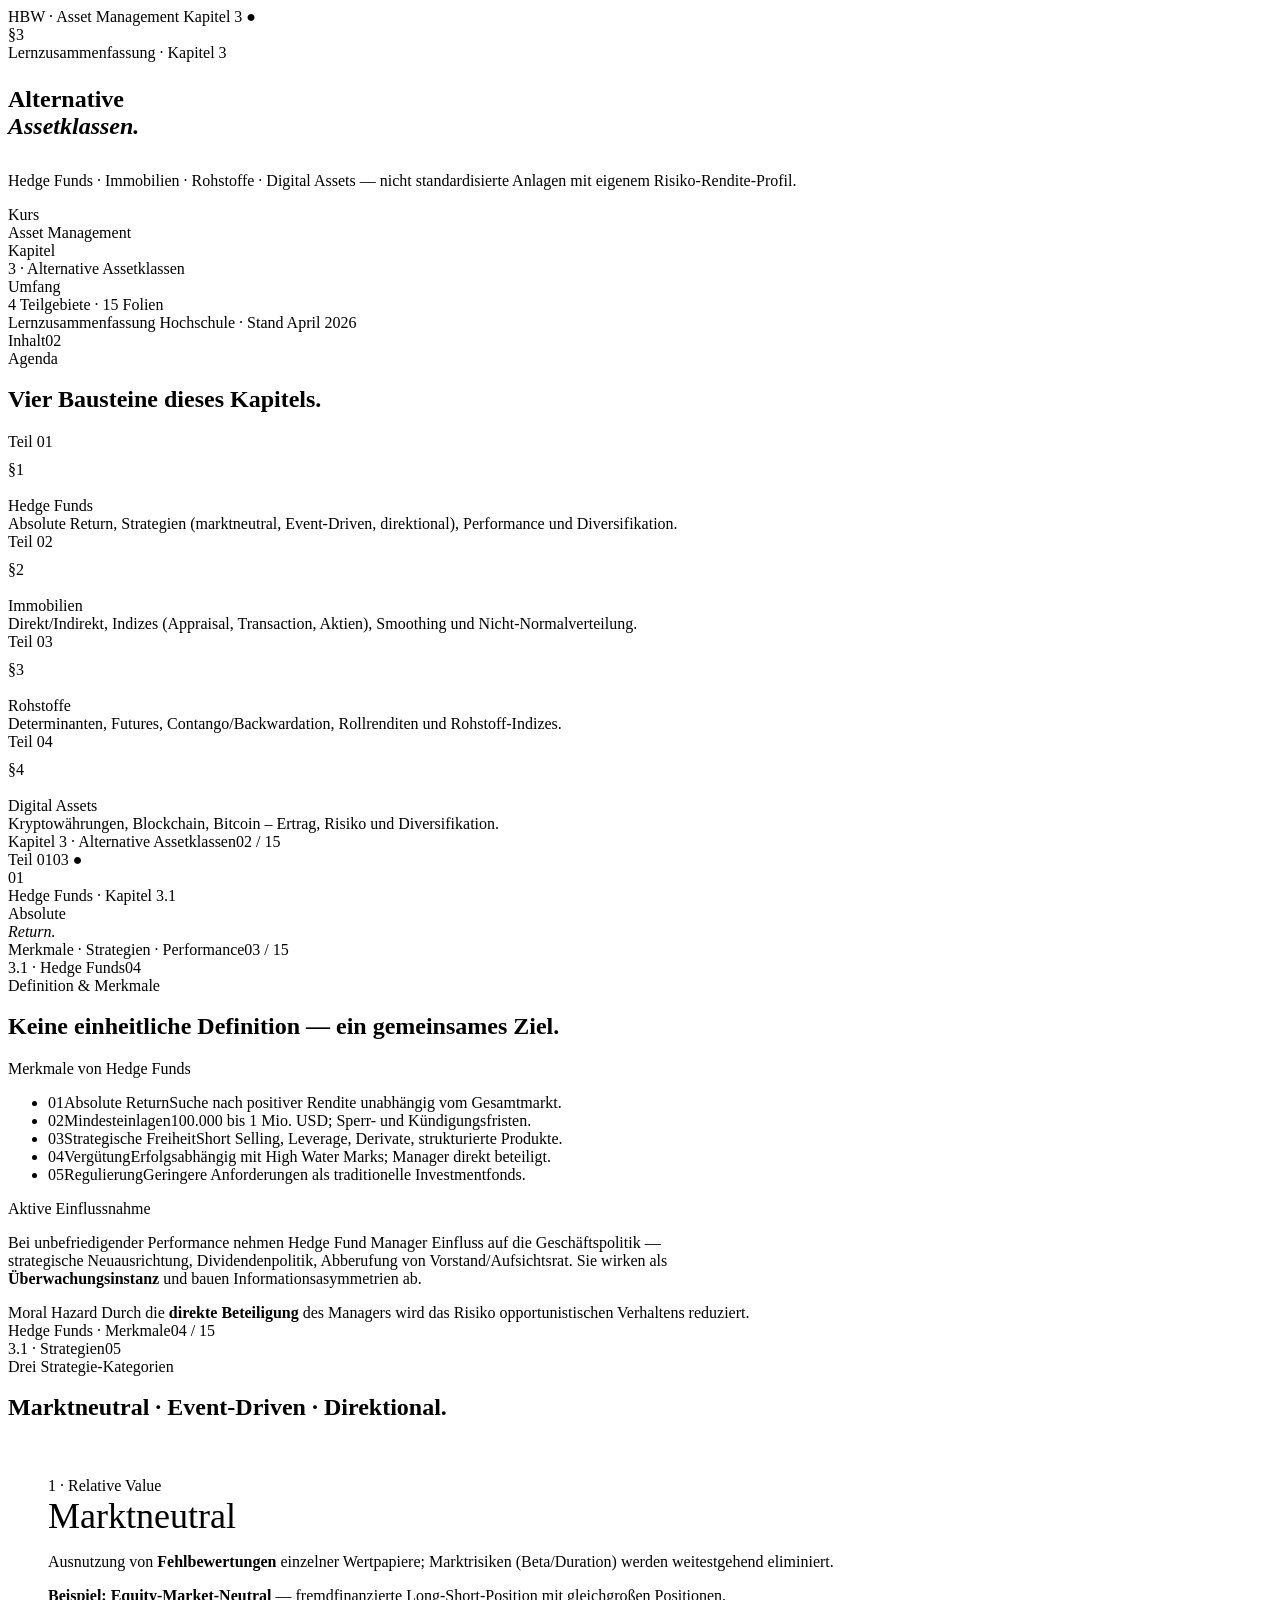
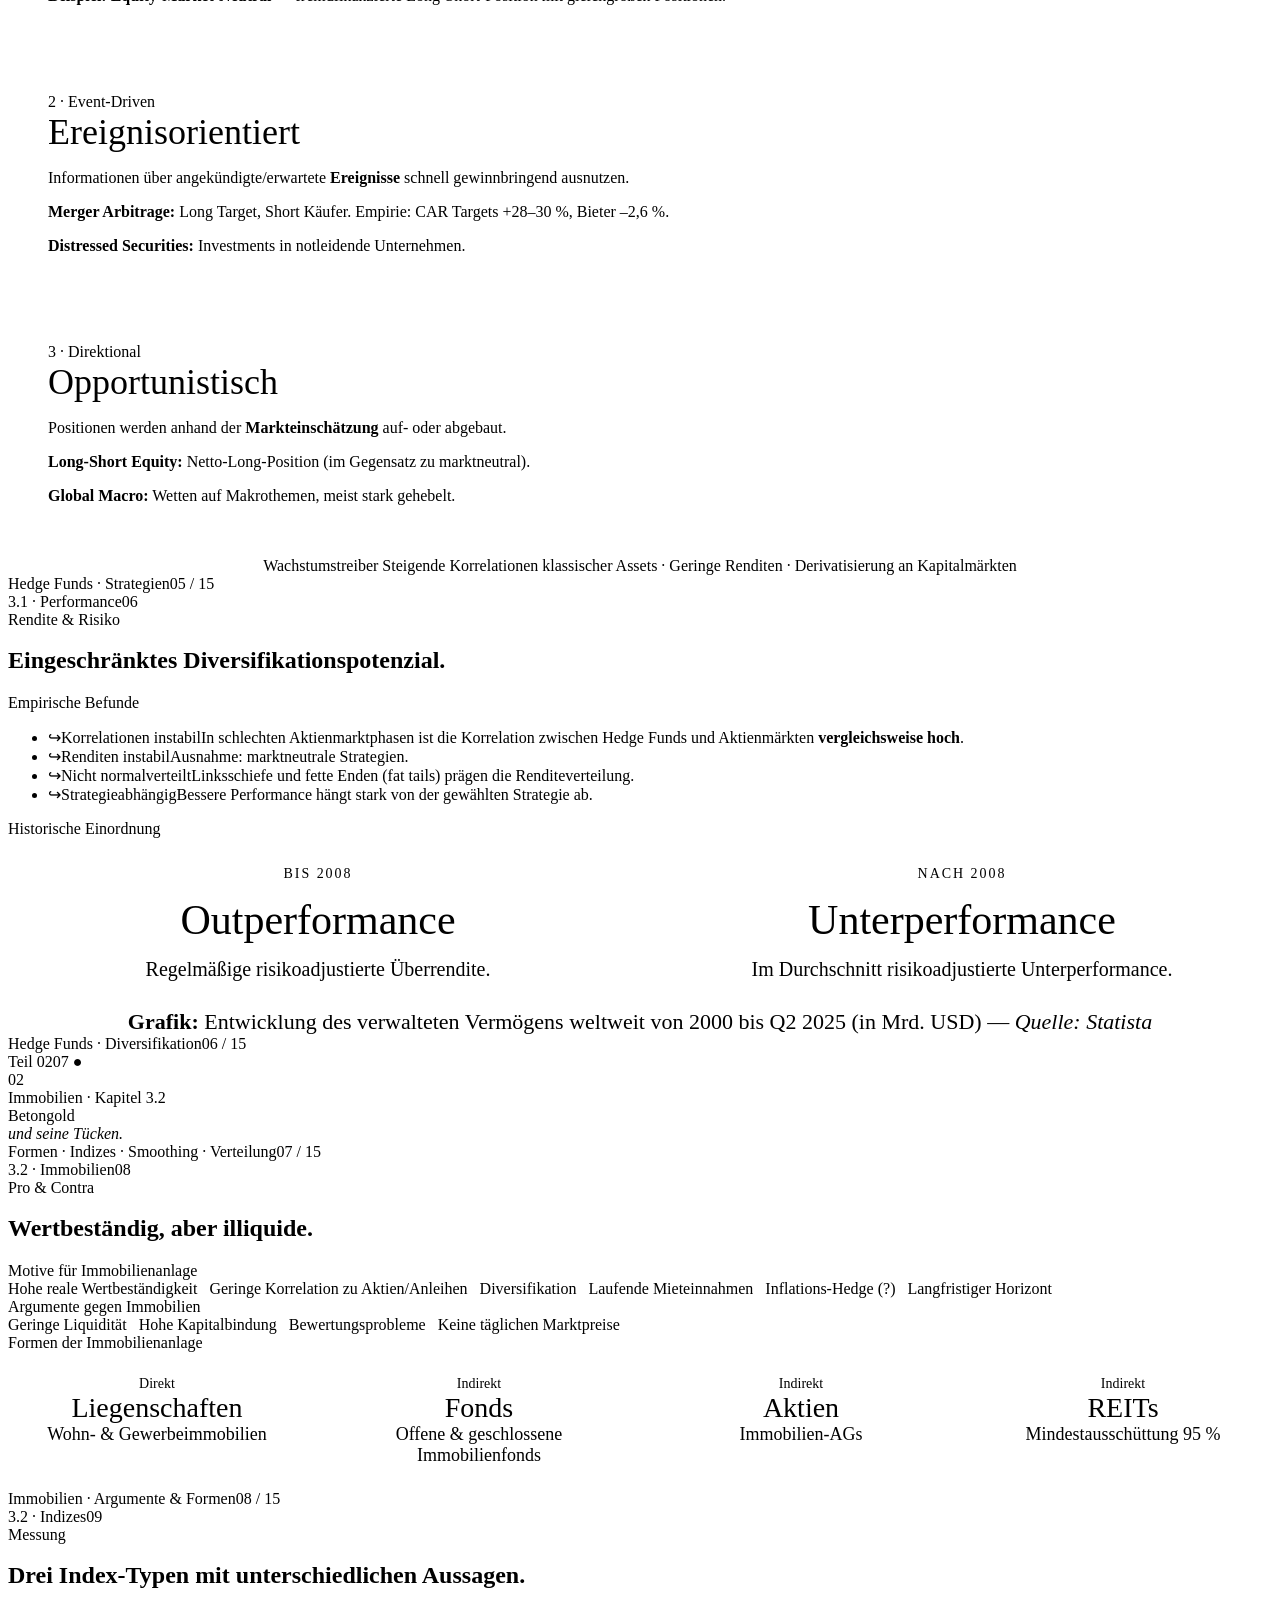
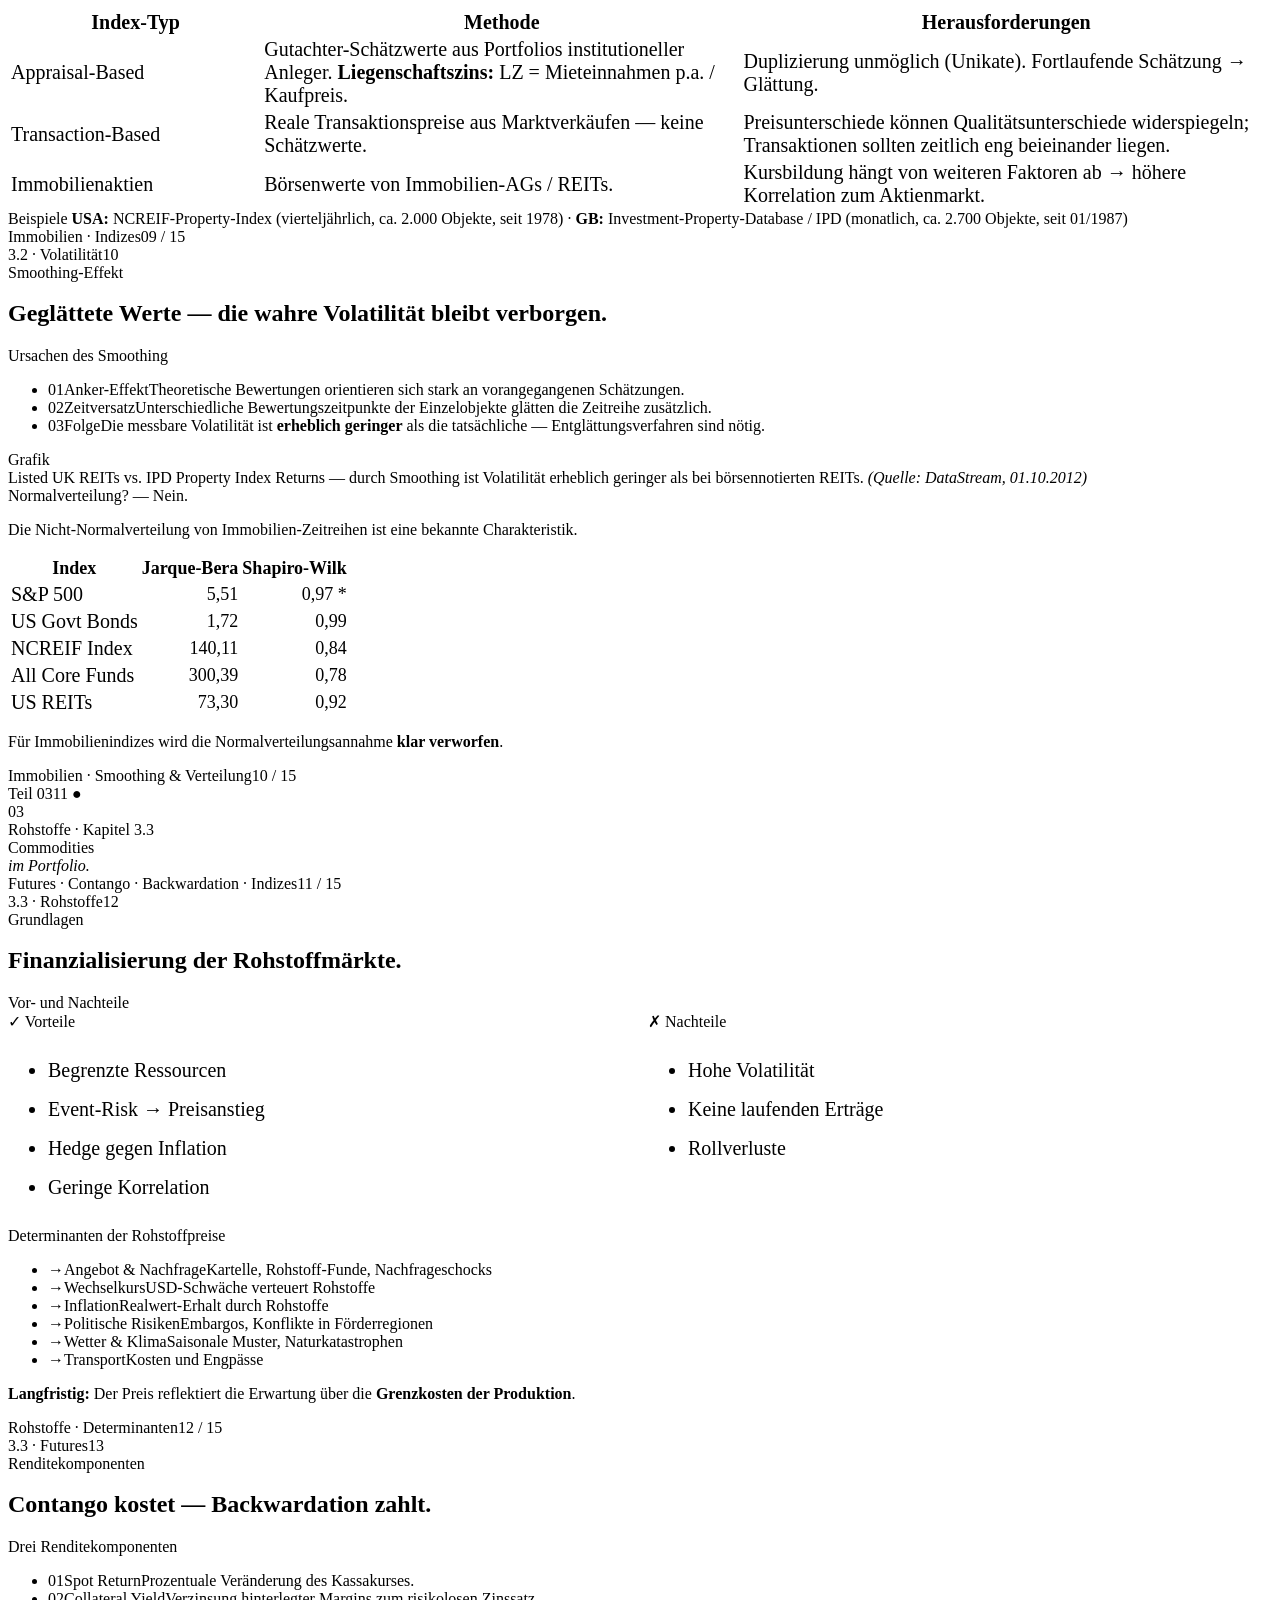
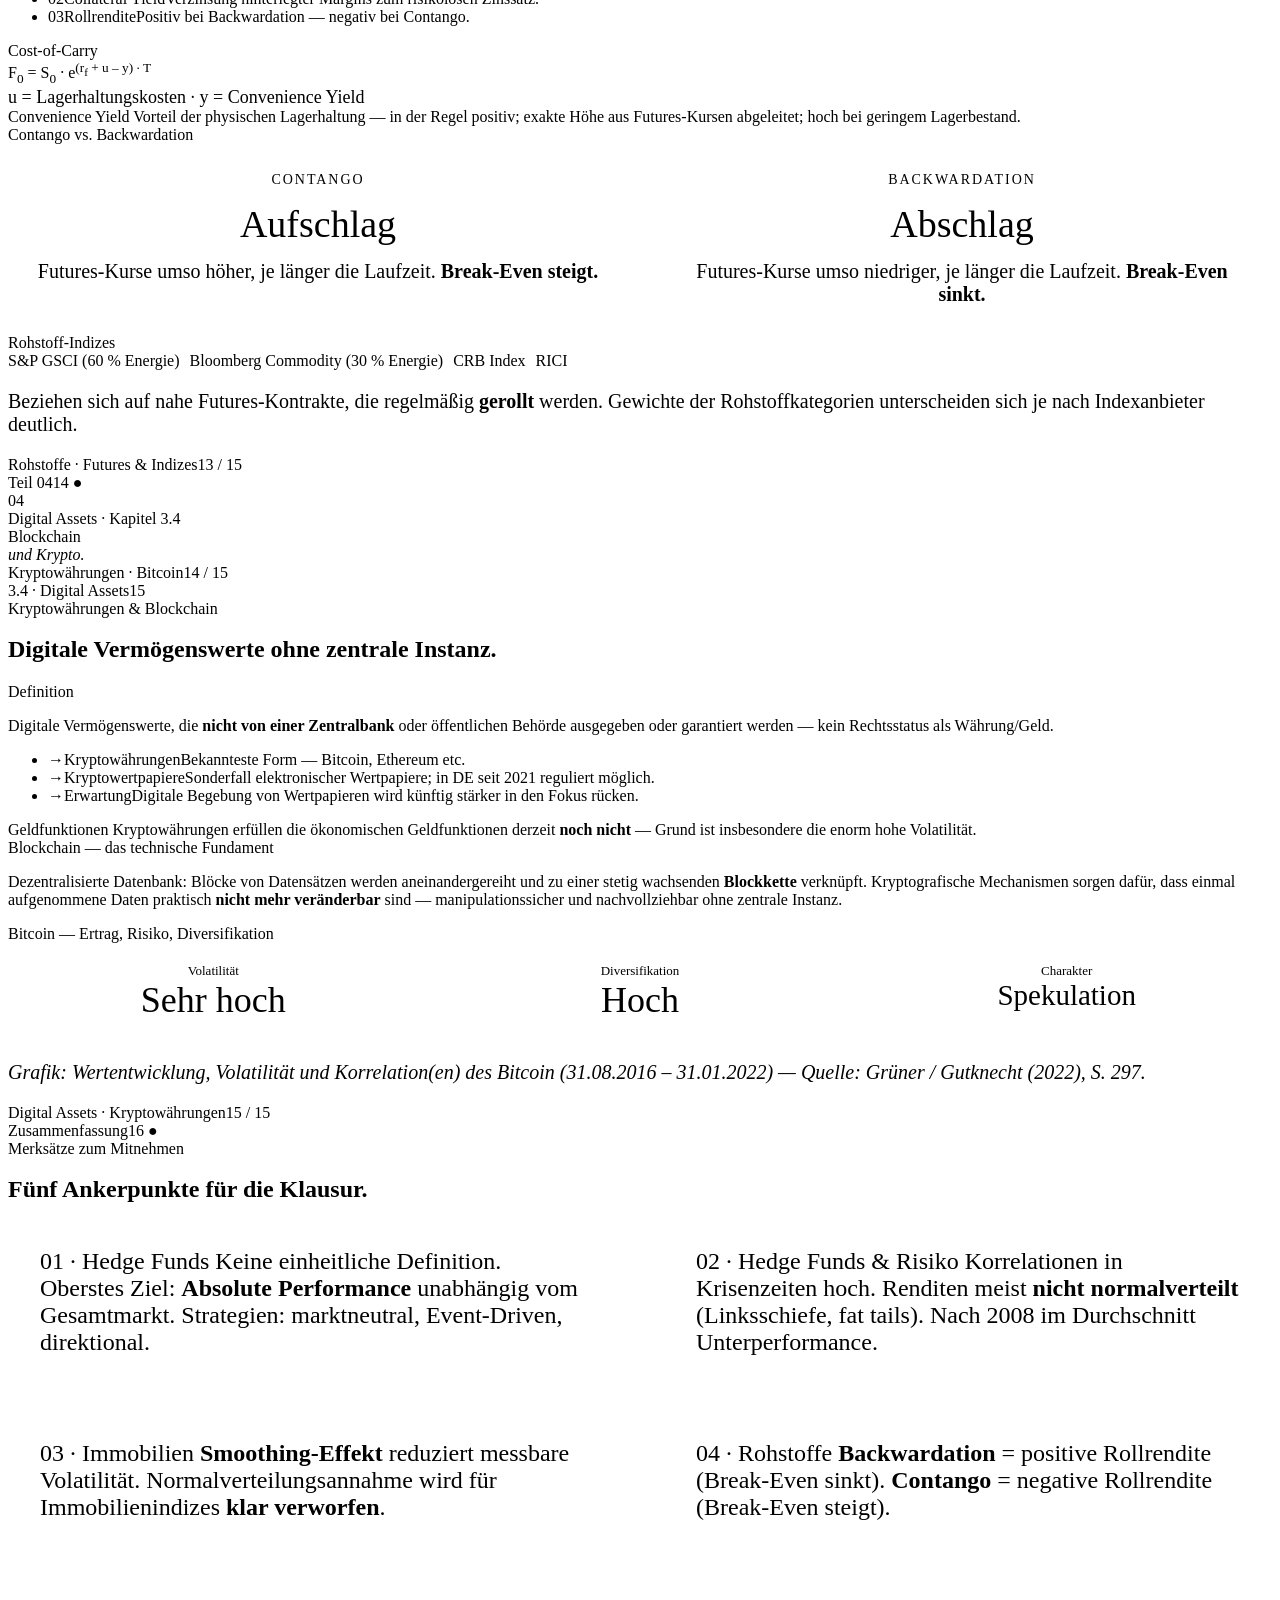
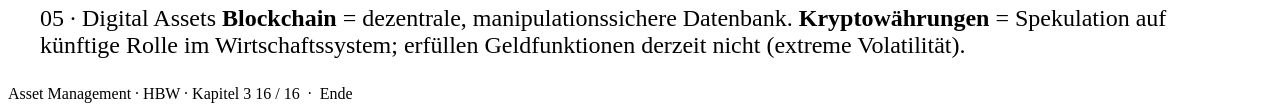
<file: topics/kapitel-3-alternative-assetklassen.html>
<!-- MODULE_CHAPTER_START: kapitel-3 | Kapitel 3 · Alternative Assetklassen | slides=16 -->
<!-- Dieses Topic ist ein HTML-Fragment: keine <html>, <head>, <body> Tags einfügen. -->

<section class="slide-title module-slide chapter-start" data-chapter-key="kapitel-3" data-chapter-short="Kapitel 3" data-chapter-start="true" data-chapter-title="Kapitel 3 · Alternative Assetklassen" data-module="asset-management" data-screen-label="01 Title" data-slide-index="1" data-slide-label="01 Title" data-slide-total="16" id="kapitel-3-slide-01">
<div class="chrome-top">
<span>HBW · Asset Management</span>
<span>Kapitel 3 <span class="dot">●</span></span>
</div>
<div class="big-mark">§3</div>
<div class="stack">
<div class="eyebrow">Lernzusammenfassung · Kapitel 3</div>
<h1 class="display" style="margin-top:24px;">
                    Alternative<br/>
<em style="font-style:italic; color:var(--accent);">Assetklassen.</em>
</h1>
<p class="sub" style="margin-top:32px; max-width:1100px;">
                    Hedge Funds · Immobilien · Rohstoffe · Digital Assets —
                    nicht standardisierte Anlagen mit eigenem Risiko-Rendite-Profil.
                </p>
</div>
<div class="meta">
<div class="block">
<div class="k">Kurs</div>
<div class="v">Asset Management</div>
</div>
<div class="block">
<div class="k">Kapitel</div>
<div class="v">3 · Alternative Assetklassen</div>
</div>
<div class="block">
<div class="k">Umfang</div>
<div class="v">4 Teilgebiete · 15 Folien</div>
</div>
</div>
<div class="chrome-bot">
<span>Lernzusammenfassung</span>
<span>Hochschule · Stand April 2026</span>
</div>
</section>

<section class="module-slide" data-chapter-key="kapitel-3" data-chapter-short="Kapitel 3" data-chapter-title="Kapitel 3 · Alternative Assetklassen" data-module="asset-management" data-screen-label="02 Inhalt" data-slide-index="2" data-slide-label="02 Inhalt" data-slide-total="16" id="kapitel-3-slide-02">
<div class="chrome-top"><span>Inhalt</span><span>02</span></div>
<div class="content-head" style="top:180px;">
<div class="eyebrow">Agenda</div>
<h2 class="title-lg" style="margin-top:18px;">Vier Bausteine dieses Kapitels.</h2>
</div>
<div class="content-body" style="top:440px;">
<div class="three-col" style="gap:40px;">
<div class="card">
<div class="card-eyebrow">Teil 01</div>
<div class="kpi" style="margin:10px 0 18px 0;"><span class="n">§1</span></div>
<div class="card-title">Hedge Funds</div>
<div class="card-body">Absolute Return, Strategien (marktneutral, Event-Driven, direktional), Performance und Diversifikation.</div>
</div>
<div class="card">
<div class="card-eyebrow">Teil 02</div>
<div class="kpi" style="margin:10px 0 18px 0;"><span class="n">§2</span></div>
<div class="card-title">Immobilien</div>
<div class="card-body">Direkt/Indirekt, Indizes (Appraisal, Transaction, Aktien), Smoothing und Nicht-Normalverteilung.</div>
</div>
<div class="card">
<div class="card-eyebrow">Teil 03</div>
<div class="kpi" style="margin:10px 0 18px 0;"><span class="n">§3</span></div>
<div class="card-title">Rohstoffe</div>
<div class="card-body">Determinanten, Futures, Contango/Backwardation, Rollrenditen und Rohstoff-Indizes.</div>
</div>
<div class="card">
<div class="card-eyebrow">Teil 04</div>
<div class="kpi" style="margin:10px 0 18px 0;"><span class="n">§4</span></div>
<div class="card-title">Digital Assets</div>
<div class="card-body">Kryptowährungen, Blockchain, Bitcoin – Ertrag, Risiko und Diversifikation.</div>
</div>
</div>
</div>
<div class="chrome-bot"><span>Kapitel 3 · Alternative Assetklassen</span><span>02 / 15</span></div>
</section>

<section class="slide-divider module-slide" data-chapter-key="kapitel-3" data-chapter-short="Kapitel 3" data-chapter-title="Kapitel 3 · Alternative Assetklassen" data-module="asset-management" data-screen-label="03 Hedge Funds Divider" data-slide-index="3" data-slide-label="03 Hedge Funds Divider" data-slide-total="16" id="kapitel-3-slide-03">
<div class="chrome-top"><span>Teil 01</span><span>03 <span class="dot">●</span></span></div>
<div class="big-num">01</div>
<div class="sub-label" style="top:180px;">Hedge Funds · Kapitel 3.1</div>
<div class="big-title">
                Absolute<br/>
<em style="color:var(--accent-2);">Return.</em>
</div>
<div class="chrome-bot"><span>Merkmale · Strategien · Performance</span><span>03 / 15</span></div>
</section>

<section class="module-slide" data-chapter-key="kapitel-3" data-chapter-short="Kapitel 3" data-chapter-title="Kapitel 3 · Alternative Assetklassen" data-module="asset-management" data-screen-label="04 Hedge Funds Merkmale" data-slide-index="4" data-slide-label="04 Hedge Funds Merkmale" data-slide-total="16" id="kapitel-3-slide-04">
<div class="chrome-top"><span>3.1 · Hedge Funds</span><span>04</span></div>
<div class="content-head">
<div class="eyebrow">Definition &amp; Merkmale</div>
<h2 class="title-md" style="margin-top:18px;">Keine einheitliche Definition — ein gemeinsames Ziel.</h2>
</div>
<div class="content-body" style="top:340px;">
<div class="two-col" style="grid-template-columns: 5fr 7fr; gap:80px;">
<div>
<div class="label">Merkmale von Hedge Funds</div>
<ul class="clean mt-16">
<li><span class="marker">01</span><span class="key">Absolute Return</span><span>Suche nach positiver Rendite unabhängig vom Gesamtmarkt.</span></li>
<li><span class="marker">02</span><span class="key">Mindesteinlagen</span><span>100.000 bis 1 Mio. USD; Sperr- und Kündigungsfristen.</span></li>
<li><span class="marker">03</span><span class="key">Strategische Freiheit</span><span>Short Selling, Leverage, Derivate, strukturierte Produkte.</span></li>
<li><span class="marker">04</span><span class="key">Vergütung</span><span>Erfolgsabhängig mit High Water Marks; Manager direkt beteiligt.</span></li>
<li><span class="marker">05</span><span class="key">Regulierung</span><span>Geringere Anforderungen als traditionelle Investmentfonds.</span></li>
</ul>
</div>
<div>
<div class="label">Aktive Einflussnahme</div>
<p class="body-lg mt-16" style="max-width:720px;">
                            Bei unbefriedigender Performance nehmen Hedge Fund Manager Einfluss auf die Geschäftspolitik —
                            strategische Neuausrichtung, Dividendenpolitik, Abberufung von Vorstand/Aufsichtsrat.
                            Sie wirken als <strong>Überwachungsinstanz</strong> und bauen Informationsasymmetrien ab.
                        </p>
<div class="callout mt-40">
<span class="tag">Moral Hazard</span>
                            Durch die <strong>direkte Beteiligung</strong> des Managers wird das Risiko
                            opportunistischen Verhaltens reduziert.
                        </div>
</div>
</div>
</div>
<div class="chrome-bot"><span>Hedge Funds · Merkmale</span><span>04 / 15</span></div>
</section>

<section class="module-slide" data-chapter-key="kapitel-3" data-chapter-short="Kapitel 3" data-chapter-title="Kapitel 3 · Alternative Assetklassen" data-module="asset-management" data-screen-label="05 Hedge Funds Strategien" data-slide-index="5" data-slide-label="05 Hedge Funds Strategien" data-slide-total="16" id="kapitel-3-slide-05">
<div class="chrome-top"><span>3.1 · Strategien</span><span>05</span></div>
<div class="content-head">
<div class="eyebrow">Drei Strategie-Kategorien</div>
<h2 class="title-md" style="margin-top:18px;">Marktneutral · Event-Driven · Direktional.</h2>
</div>
<div class="content-body" style="top:320px;">
<div class="three-col" style="gap:32px;">
<!-- Marktneutral -->
<div class="card" style="padding:36px 40px;">
<div class="card-eyebrow">1 · Relative Value</div>
<div class="card-title" style="font-size:36px;">Marktneutral</div>
<div class="card-body">
<p>Ausnutzung von <strong>Fehlbewertungen</strong> einzelner Wertpapiere; Marktrisiken (Beta/Duration) werden weitestgehend eliminiert.</p>
<p class="mt-16"><strong>Beispiel: Equity-Market-Neutral</strong> — fremdfinanzierte Long-Short-Position mit gleichgroßen Positionen.</p>
</div>
</div>
<!-- Event-Driven -->
<div class="card" style="padding:36px 40px;">
<div class="card-eyebrow">2 · Event-Driven</div>
<div class="card-title" style="font-size:36px;">Ereignisorientiert</div>
<div class="card-body">
<p>Informationen über angekündigte/erwartete <strong>Ereignisse</strong> schnell gewinnbringend ausnutzen.</p>
<p class="mt-16"><strong>Merger Arbitrage:</strong> Long Target, Short Käufer. Empirie: CAR Targets +28–30 %, Bieter –2,6 %.</p>
<p><strong>Distressed Securities:</strong> Investments in notleidende Unternehmen.</p>
</div>
</div>
<!-- Direktional -->
<div class="card" style="padding:36px 40px;">
<div class="card-eyebrow">3 · Direktional</div>
<div class="card-title" style="font-size:36px;">Opportunistisch</div>
<div class="card-body">
<p>Positionen werden anhand der <strong>Markteinschätzung</strong> auf- oder abgebaut.</p>
<p class="mt-16"><strong>Long-Short Equity:</strong> Netto-Long-Position (im Gegensatz zu marktneutral).</p>
<p><strong>Global Macro:</strong> Wetten auf Makrothemen, meist stark gehebelt.</p>
</div>
</div>
</div>
<div class="callout mt-40" style="text-align:center;">
<span class="tag">Wachstumstreiber</span>
                    Steigende Korrelationen klassischer Assets · Geringe Renditen · Derivatisierung an Kapitalmärkten
                </div>
</div>
<div class="chrome-bot"><span>Hedge Funds · Strategien</span><span>05 / 15</span></div>
</section>

<section class="module-slide" data-chapter-key="kapitel-3" data-chapter-short="Kapitel 3" data-chapter-title="Kapitel 3 · Alternative Assetklassen" data-module="asset-management" data-screen-label="06 Hedge Funds Performance" data-slide-index="6" data-slide-label="06 Hedge Funds Performance" data-slide-total="16" id="kapitel-3-slide-06">
<div class="chrome-top"><span>3.1 · Performance</span><span>06</span></div>
<div class="content-head">
<div class="eyebrow">Rendite &amp; Risiko</div>
<h2 class="title-md" style="margin-top:18px;">Eingeschränktes Diversifikationspotenzial.</h2>
</div>
<div class="content-body" style="top:320px;">
<div class="two-col" style="gap:64px;">
<div>
<div class="label">Empirische Befunde</div>
<ul class="clean mt-16">
<li><span class="marker">↪</span><span class="key">Korrelationen instabil</span><span>In schlechten Aktienmarktphasen ist die Korrelation zwischen Hedge Funds und Aktienmärkten <strong>vergleichsweise hoch</strong>.</span></li>
<li><span class="marker">↪</span><span class="key">Renditen instabil</span><span>Ausnahme: marktneutrale Strategien.</span></li>
<li><span class="marker">↪</span><span class="key">Nicht normalverteilt</span><span>Linksschiefe und fette Enden (fat tails) prägen die Renditeverteilung.</span></li>
<li><span class="marker">↪</span><span class="key">Strategieabhängig</span><span>Bessere Performance hängt stark von der gewählten Strategie ab.</span></li>
</ul>
</div>
<div>
<div class="label">Historische Einordnung</div>
<div class="mt-16" style="display:grid; grid-template-columns:1fr 1fr; gap:24px;">
<div class="card" style="padding:28px; text-align:center;">
<div style="font-family:var(--mono); font-size:14px; letter-spacing:0.14em; color:var(--ok); text-transform:uppercase;">Bis 2008</div>
<div style="font-family:var(--serif); font-size:42px; color:var(--ok); margin:14px 0;">Outperformance</div>
<div style="font-family:var(--sans); font-size:20px; color:var(--ink-2);">Regelmäßige risikoadjustierte Überrendite.</div>
</div>
<div class="card" style="padding:28px; text-align:center;">
<div style="font-family:var(--mono); font-size:14px; letter-spacing:0.14em; color:var(--bad); text-transform:uppercase;">Nach 2008</div>
<div style="font-family:var(--serif); font-size:42px; color:var(--bad); margin:14px 0;">Unterperformance</div>
<div style="font-family:var(--sans); font-size:20px; color:var(--ink-2);">Im Durchschnitt risikoadjustierte Unterperformance.</div>
</div>
</div>
<div class="formula-box mt-24" style="font-family:var(--sans); font-size:22px; text-align:center;">
<span style="color:var(--accent); font-weight:600;">Grafik:</span> Entwicklung des verwalteten Vermögens weltweit von 2000 bis Q2 2025 (in Mrd. USD) — <em>Quelle: Statista</em>
</div>
</div>
</div>
</div>
<div class="chrome-bot"><span>Hedge Funds · Diversifikation</span><span>06 / 15</span></div>
</section>

<section class="slide-divider module-slide" data-chapter-key="kapitel-3" data-chapter-short="Kapitel 3" data-chapter-title="Kapitel 3 · Alternative Assetklassen" data-module="asset-management" data-screen-label="07 Immobilien Divider" data-slide-index="7" data-slide-label="07 Immobilien Divider" data-slide-total="16" id="kapitel-3-slide-07">
<div class="chrome-top"><span>Teil 02</span><span>07 <span class="dot">●</span></span></div>
<div class="big-num">02</div>
<div class="sub-label" style="top:180px;">Immobilien · Kapitel 3.2</div>
<div class="big-title">
                Betongold<br/>
<em style="color:var(--accent-2);">und seine Tücken.</em>
</div>
<div class="chrome-bot"><span>Formen · Indizes · Smoothing · Verteilung</span><span>07 / 15</span></div>
</section>

<section class="module-slide" data-chapter-key="kapitel-3" data-chapter-short="Kapitel 3" data-chapter-title="Kapitel 3 · Alternative Assetklassen" data-module="asset-management" data-screen-label="08 Immobilien Argumente" data-slide-index="8" data-slide-label="08 Immobilien Argumente" data-slide-total="16" id="kapitel-3-slide-08">
<div class="chrome-top"><span>3.2 · Immobilien</span><span>08</span></div>
<div class="content-head">
<div class="eyebrow">Pro &amp; Contra</div>
<h2 class="title-md" style="margin-top:18px;">Wertbeständig, aber illiquide.</h2>
</div>
<div class="content-body" style="top:320px;">
<div class="two-col" style="gap:64px;">
<!-- Pro -->
<div>
<div class="label">Motive für Immobilienanlage</div>
<div class="mt-16" style="display:flex; flex-wrap:wrap; gap:12px;">
<span class="pill ok">Hohe reale Wertbeständigkeit</span>
<span class="pill ok">Geringe Korrelation zu Aktien/Anleihen</span>
<span class="pill ok">Diversifikation</span>
<span class="pill ok">Laufende Mieteinnahmen</span>
<span class="pill ok">Inflations-Hedge (?)</span>
<span class="pill ok">Langfristiger Horizont</span>
</div>
</div>
<!-- Contra -->
<div>
<div class="label">Argumente gegen Immobilien</div>
<div class="mt-16" style="display:flex; flex-wrap:wrap; gap:12px;">
<span class="pill bad">Geringe Liquidität</span>
<span class="pill bad">Hohe Kapitalbindung</span>
<span class="pill bad">Bewertungsprobleme</span>
<span class="pill bad">Keine täglichen Marktpreise</span>
</div>
</div>
</div>
<div class="label mt-40">Formen der Immobilienanlage</div>
<div class="mt-16" style="display:grid; grid-template-columns:1fr 1fr 1fr 1fr; gap:24px;">
<div class="card" style="padding:24px; text-align:center;">
<div class="card-eyebrow" style="font-size:14px;">Direkt</div>
<div class="card-title" style="font-size:28px;">Liegenschaften</div>
<div class="card-body" style="font-size:18px;">Wohn- &amp; Gewerbeimmobilien</div>
</div>
<div class="card" style="padding:24px; text-align:center;">
<div class="card-eyebrow" style="font-size:14px;">Indirekt</div>
<div class="card-title" style="font-size:28px;">Fonds</div>
<div class="card-body" style="font-size:18px;">Offene &amp; geschlossene Immobilienfonds</div>
</div>
<div class="card" style="padding:24px; text-align:center;">
<div class="card-eyebrow" style="font-size:14px;">Indirekt</div>
<div class="card-title" style="font-size:28px;">Aktien</div>
<div class="card-body" style="font-size:18px;">Immobilien-AGs</div>
</div>
<div class="card" style="padding:24px; text-align:center;">
<div class="card-eyebrow" style="font-size:14px;">Indirekt</div>
<div class="card-title" style="font-size:28px;">REITs</div>
<div class="card-body" style="font-size:18px;">Mindestausschüttung 95 %</div>
</div>
</div>
</div>
<div class="chrome-bot"><span>Immobilien · Argumente &amp; Formen</span><span>08 / 15</span></div>
</section>

<section class="module-slide" data-chapter-key="kapitel-3" data-chapter-short="Kapitel 3" data-chapter-title="Kapitel 3 · Alternative Assetklassen" data-module="asset-management" data-screen-label="09 Immobilien Indizes" data-slide-index="9" data-slide-label="09 Immobilien Indizes" data-slide-total="16" id="kapitel-3-slide-09">
<div class="chrome-top"><span>3.2 · Indizes</span><span>09</span></div>
<div class="content-head">
<div class="eyebrow">Messung</div>
<h2 class="title-md" style="margin-top:18px;">Drei Index-Typen mit unterschiedlichen Aussagen.</h2>
</div>
<div class="content-body" style="top:300px;">
<table class="grid-tbl" style="font-size:20px;">
<thead>
<tr>
<th style="width:20%;">Index-Typ</th>
<th style="width:38%;">Methode</th>
<th style="width:42%;">Herausforderungen</th>
</tr>
</thead>
<tbody>
<tr>
<td class="k">Appraisal-Based</td>
<td>Gutachter-Schätzwerte aus Portfolios institutioneller Anleger. <strong>Liegenschaftszins:</strong> LZ = Mieteinnahmen p.a. / Kaufpreis.</td>
<td>Duplizierung unmöglich (Unikate). Fortlaufende Schätzung → Glättung.</td>
</tr>
<tr>
<td class="k">Transaction-Based</td>
<td>Reale Transaktionspreise aus Marktverkäufen — keine Schätzwerte.</td>
<td>Preisunterschiede können Qualitätsunterschiede widerspiegeln; Transaktionen sollten zeitlich eng beieinander liegen.</td>
</tr>
<tr>
<td class="k">Immobilienaktien</td>
<td>Börsenwerte von Immobilien-AGs / REITs.</td>
<td>Kursbildung hängt von weiteren Faktoren ab → höhere Korrelation zum Aktienmarkt.</td>
</tr>
</tbody>
</table>
<div class="callout mt-40">
<span class="tag">Beispiele</span>
<strong>USA:</strong> NCREIF-Property-Index (vierteljährlich, ca. 2.000 Objekte, seit 1978) ·
                    <strong>GB:</strong> Investment-Property-Database / IPD (monatlich, ca. 2.700 Objekte, seit 01/1987)
                </div>
</div>
<div class="chrome-bot"><span>Immobilien · Indizes</span><span>09 / 15</span></div>
</section>

<section class="module-slide" data-chapter-key="kapitel-3" data-chapter-short="Kapitel 3" data-chapter-title="Kapitel 3 · Alternative Assetklassen" data-module="asset-management" data-screen-label="10 Immobilien Smoothing" data-slide-index="10" data-slide-label="10 Immobilien Smoothing" data-slide-total="16" id="kapitel-3-slide-10">
<div class="chrome-top"><span>3.2 · Volatilität</span><span>10</span></div>
<div class="content-head">
<div class="eyebrow">Smoothing-Effekt</div>
<h2 class="title-md" style="margin-top:18px;">Geglättete Werte — die wahre Volatilität bleibt verborgen.</h2>
</div>
<div class="content-body" style="top:320px;">
<div class="two-col" style="gap:64px;">
<div>
<div class="label">Ursachen des Smoothing</div>
<ul class="clean mt-16">
<li><span class="marker">01</span><span class="key">Anker-Effekt</span><span>Theoretische Bewertungen orientieren sich stark an vorangegangenen Schätzungen.</span></li>
<li><span class="marker">02</span><span class="key">Zeitversatz</span><span>Unterschiedliche Bewertungszeitpunkte der Einzelobjekte glätten die Zeitreihe zusätzlich.</span></li>
<li><span class="marker">03</span><span class="key">Folge</span><span>Die messbare Volatilität ist <strong>erheblich geringer</strong> als die tatsächliche — Entglättungsverfahren sind nötig.</span></li>
</ul>
<div class="formula-box mt-40">
<div class="formula-tag">Grafik</div>
                            Listed UK REITs vs. IPD Property Index Returns —
                            durch Smoothing ist Volatilität erheblich geringer als bei börsennotierten REITs.
                            <em style="font-size:16px;">(Quelle: DataStream, 01.10.2012)</em>
</div>
</div>
<div>
<div class="label">Normalverteilung? — Nein.</div>
<p class="body-lg mt-16">Die Nicht-Normalverteilung von Immobilien-Zeitreihen ist eine bekannte Charakteristik.</p>
<table class="grid-tbl mt-24" style="font-size:18px;">
<thead>
<tr><th>Index</th><th style="text-align:right;">Jarque-Bera</th><th style="text-align:right;">Shapiro-Wilk</th></tr>
</thead>
<tbody>
<tr><td class="k" style="font-size:20px;">S&amp;P 500</td><td style="text-align:right;">5,51</td><td style="text-align:right;">0,97 *</td></tr>
<tr><td class="k" style="font-size:20px;">US Govt Bonds</td><td style="text-align:right;">1,72</td><td style="text-align:right;">0,99</td></tr>
<tr><td class="k" style="font-size:20px; color:var(--bad);">NCREIF Index</td><td style="text-align:right; color:var(--bad);">140,11</td><td style="text-align:right; color:var(--bad);">0,84</td></tr>
<tr><td class="k" style="font-size:20px; color:var(--bad);">All Core Funds</td><td style="text-align:right; color:var(--bad);">300,39</td><td style="text-align:right; color:var(--bad);">0,78</td></tr>
<tr><td class="k" style="font-size:20px; color:var(--bad);">US REITs</td><td style="text-align:right; color:var(--bad);">73,30</td><td style="text-align:right; color:var(--bad);">0,92</td></tr>
</tbody>
</table>
<p class="body mt-16" style="color:var(--bad);">Für Immobilienindizes wird die Normalverteilungsannahme <strong>klar verworfen</strong>.</p>
</div>
</div>
</div>
<div class="chrome-bot"><span>Immobilien · Smoothing &amp; Verteilung</span><span>10 / 15</span></div>
</section>

<section class="slide-divider module-slide" data-chapter-key="kapitel-3" data-chapter-short="Kapitel 3" data-chapter-title="Kapitel 3 · Alternative Assetklassen" data-module="asset-management" data-screen-label="11 Rohstoffe Divider" data-slide-index="11" data-slide-label="11 Rohstoffe Divider" data-slide-total="16" id="kapitel-3-slide-11">
<div class="chrome-top"><span>Teil 03</span><span>11 <span class="dot">●</span></span></div>
<div class="big-num">03</div>
<div class="sub-label" style="top:180px;">Rohstoffe · Kapitel 3.3</div>
<div class="big-title">
                Commodities<br/>
<em style="color:var(--accent-2);">im Portfolio.</em>
</div>
<div class="chrome-bot"><span>Futures · Contango · Backwardation · Indizes</span><span>11 / 15</span></div>
</section>

<section class="module-slide" data-chapter-key="kapitel-3" data-chapter-short="Kapitel 3" data-chapter-title="Kapitel 3 · Alternative Assetklassen" data-module="asset-management" data-screen-label="12 Rohstoffe Ueberblick" data-slide-index="12" data-slide-label="12 Rohstoffe Ueberblick" data-slide-total="16" id="kapitel-3-slide-12">
<div class="chrome-top"><span>3.3 · Rohstoffe</span><span>12</span></div>
<div class="content-head">
<div class="eyebrow">Grundlagen</div>
<h2 class="title-md" style="margin-top:18px;">Finanzialisierung der Rohstoffmärkte.</h2>
</div>
<div class="content-body" style="top:300px;">
<div class="two-col" style="gap:64px;">
<div>
<div class="label">Vor- und Nachteile</div>
<div class="mt-16" style="display:grid; grid-template-columns:1fr 1fr; gap:16px;">
<div>
<span class="pill ok" style="display:block; margin-bottom:8px;">✓ Vorteile</span>
<ul class="clean" style="font-size:20px;">
<li style="font-size:20px; padding:8px 0;">Begrenzte Ressourcen</li>
<li style="font-size:20px; padding:8px 0;">Event-Risk → Preisanstieg</li>
<li style="font-size:20px; padding:8px 0;">Hedge gegen Inflation</li>
<li style="font-size:20px; padding:8px 0;">Geringe Korrelation</li>
</ul>
</div>
<div>
<span class="pill bad" style="display:block; margin-bottom:8px;">✗ Nachteile</span>
<ul class="clean" style="font-size:20px;">
<li style="font-size:20px; padding:8px 0;">Hohe Volatilität</li>
<li style="font-size:20px; padding:8px 0;">Keine laufenden Erträge</li>
<li style="font-size:20px; padding:8px 0;">Rollverluste</li>
</ul>
</div>
</div>
</div>
<div>
<div class="label">Determinanten der Rohstoffpreise</div>
<ul class="clean mt-16">
<li><span class="marker">→</span><span class="key">Angebot &amp; Nachfrage</span><span>Kartelle, Rohstoff-Funde, Nachfrageschocks</span></li>
<li><span class="marker">→</span><span class="key">Wechselkurs</span><span>USD-Schwäche verteuert Rohstoffe</span></li>
<li><span class="marker">→</span><span class="key">Inflation</span><span>Realwert-Erhalt durch Rohstoffe</span></li>
<li><span class="marker">→</span><span class="key">Politische Risiken</span><span>Embargos, Konflikte in Förderregionen</span></li>
<li><span class="marker">→</span><span class="key">Wetter &amp; Klima</span><span>Saisonale Muster, Naturkatastrophen</span></li>
<li><span class="marker">→</span><span class="key">Transport</span><span>Kosten und Engpässe</span></li>
</ul>
<p class="body mt-16"><strong>Langfristig:</strong> Der Preis reflektiert die Erwartung über die <strong>Grenzkosten der Produktion</strong>.</p>
</div>
</div>
</div>
<div class="chrome-bot"><span>Rohstoffe · Determinanten</span><span>12 / 15</span></div>
</section>

<section class="module-slide" data-chapter-key="kapitel-3" data-chapter-short="Kapitel 3" data-chapter-title="Kapitel 3 · Alternative Assetklassen" data-module="asset-management" data-screen-label="13 Rohstoffe Futures" data-slide-index="13" data-slide-label="13 Rohstoffe Futures" data-slide-total="16" id="kapitel-3-slide-13">
<div class="chrome-top"><span>3.3 · Futures</span><span>13</span></div>
<div class="content-head">
<div class="eyebrow">Renditekomponenten</div>
<h2 class="title-md" style="margin-top:18px;">Contango kostet — Backwardation zahlt.</h2>
</div>
<div class="content-body" style="top:300px;">
<div class="two-col" style="gap:64px;">
<div>
<div class="label">Drei Renditekomponenten</div>
<ul class="clean mt-16">
<li><span class="marker">01</span><span class="key">Spot Return</span><span>Prozentuale Veränderung des Kassakurses.</span></li>
<li><span class="marker">02</span><span class="key">Collateral Yield</span><span>Verzinsung hinterlegter Margins zum risikolosen Zinssatz.</span></li>
<li><span class="marker">03</span><span class="key">Rollrendite</span><span>Positiv bei Backwardation — negativ bei Contango.</span></li>
</ul>
<div class="formula-box mt-24">
<div class="formula-tag">Cost-of-Carry</div>
                            F<sub>0</sub> = S<sub>0</sub> · e<sup>(r<sub>f</sub> + u – y) · T</sup><br/>
<span style="font-size:18px; color:var(--muted);">u = Lagerhaltungskosten · y = Convenience Yield</span>
</div>
<div class="callout mt-24">
<span class="tag">Convenience Yield</span>
                            Vorteil der physischen Lagerhaltung — in der Regel positiv;
                            exakte Höhe aus Futures-Kursen abgeleitet; hoch bei geringem Lagerbestand.
                        </div>
</div>
<div>
<div class="label">Contango vs. Backwardation</div>
<div class="mt-16" style="display:grid; grid-template-columns:1fr 1fr; gap:24px;">
<div class="card" style="padding:28px; text-align:center;">
<div style="font-family:var(--mono); font-size:14px; letter-spacing:0.14em; color:var(--bad); text-transform:uppercase;">Contango</div>
<div style="font-family:var(--serif); font-size:38px; color:var(--bad); margin:14px 0;">Aufschlag</div>
<div style="font-family:var(--sans); font-size:20px; color:var(--ink-2);">Futures-Kurse umso höher, je länger die Laufzeit. <strong>Break-Even steigt.</strong></div>
</div>
<div class="card" style="padding:28px; text-align:center;">
<div style="font-family:var(--mono); font-size:14px; letter-spacing:0.14em; color:var(--ok); text-transform:uppercase;">Backwardation</div>
<div style="font-family:var(--serif); font-size:38px; color:var(--ok); margin:14px 0;">Abschlag</div>
<div style="font-family:var(--sans); font-size:20px; color:var(--ink-2);">Futures-Kurse umso niedriger, je länger die Laufzeit. <strong>Break-Even sinkt.</strong></div>
</div>
</div>
<div class="label mt-40">Rohstoff-Indizes</div>
<div class="mt-16" style="display:flex; flex-wrap:wrap; gap:10px;">
<span class="pill solid">S&amp;P GSCI (60 % Energie)</span>
<span class="pill solid">Bloomberg Commodity (30 % Energie)</span>
<span class="pill solid">CRB Index</span>
<span class="pill solid">RICI</span>
</div>
<p class="body mt-16" style="font-size:20px;">Beziehen sich auf nahe Futures-Kontrakte, die regelmäßig <strong>gerollt</strong> werden. Gewichte der Rohstoffkategorien unterscheiden sich je nach Indexanbieter deutlich.</p>
</div>
</div>
</div>
<div class="chrome-bot"><span>Rohstoffe · Futures &amp; Indizes</span><span>13 / 15</span></div>
</section>

<section class="slide-divider module-slide" data-chapter-key="kapitel-3" data-chapter-short="Kapitel 3" data-chapter-title="Kapitel 3 · Alternative Assetklassen" data-module="asset-management" data-screen-label="14 Digital Assets Divider" data-slide-index="14" data-slide-label="14 Digital Assets Divider" data-slide-total="16" id="kapitel-3-slide-14">
<div class="chrome-top"><span>Teil 04</span><span>14 <span class="dot">●</span></span></div>
<div class="big-num">04</div>
<div class="sub-label" style="top:180px;">Digital Assets · Kapitel 3.4</div>
<div class="big-title">
                Blockchain<br/>
<em style="color:var(--accent-2);">und Krypto.</em>
</div>
<div class="chrome-bot"><span>Kryptowährungen · Bitcoin</span><span>14 / 15</span></div>
</section>

<section class="module-slide" data-chapter-key="kapitel-3" data-chapter-short="Kapitel 3" data-chapter-title="Kapitel 3 · Alternative Assetklassen" data-module="asset-management" data-screen-label="15 Digital Assets" data-slide-index="15" data-slide-label="15 Digital Assets" data-slide-total="16" id="kapitel-3-slide-15">
<div class="chrome-top"><span>3.4 · Digital Assets</span><span>15</span></div>
<div class="content-head">
<div class="eyebrow">Kryptowährungen &amp; Blockchain</div>
<h2 class="title-md" style="margin-top:18px;">Digitale Vermögenswerte ohne zentrale Instanz.</h2>
</div>
<div class="content-body" style="top:320px;">
<div class="two-col" style="gap:64px;">
<div>
<div class="label">Definition</div>
<p class="body-lg mt-16">
                            Digitale Vermögenswerte, die <strong>nicht von einer Zentralbank</strong> oder öffentlichen
                            Behörde ausgegeben oder garantiert werden — kein Rechtsstatus als Währung/Geld.
                        </p>
<ul class="clean mt-24">
<li><span class="marker">→</span><span class="key">Kryptowährungen</span><span>Bekannteste Form — Bitcoin, Ethereum etc.</span></li>
<li><span class="marker">→</span><span class="key">Kryptowertpapiere</span><span>Sonderfall elektronischer Wertpapiere; in DE seit 2021 reguliert möglich.</span></li>
<li><span class="marker">→</span><span class="key">Erwartung</span><span>Digitale Begebung von Wertpapieren wird künftig stärker in den Fokus rücken.</span></li>
</ul>
<div class="callout mt-40">
<span class="tag">Geldfunktionen</span>
                            Kryptowährungen erfüllen die ökonomischen Geldfunktionen derzeit <strong>noch nicht</strong> —
                            Grund ist insbesondere die enorm hohe Volatilität.
                        </div>
</div>
<div>
<div class="label">Blockchain — das technische Fundament</div>
<p class="body-lg mt-16">
                            Dezentralisierte Datenbank: Blöcke von Datensätzen werden aneinandergereiht und zu einer
                            stetig wachsenden <strong>Blockkette</strong> verknüpft. Kryptografische Mechanismen sorgen dafür,
                            dass einmal aufgenommene Daten praktisch <strong>nicht mehr veränderbar</strong> sind — manipulationssicher
                            und nachvollziehbar ohne zentrale Instanz.
                        </p>
<div class="label mt-40">Bitcoin — Ertrag, Risiko, Diversifikation</div>
<div class="mt-16" style="display:grid; grid-template-columns:1fr 1fr 1fr; gap:16px;">
<div class="card" style="padding:20px; text-align:center;">
<div style="font-family:var(--mono); font-size:13px; color:var(--muted);">Volatilität</div>
<div style="font-family:var(--serif); font-size:36px; color:var(--bad);">Sehr hoch</div>
</div>
<div class="card" style="padding:20px; text-align:center;">
<div style="font-family:var(--mono); font-size:13px; color:var(--muted);">Diversifikation</div>
<div style="font-family:var(--serif); font-size:36px; color:var(--ok);">Hoch</div>
</div>
<div class="card" style="padding:20px; text-align:center;">
<div style="font-family:var(--mono); font-size:13px; color:var(--muted);">Charakter</div>
<div style="font-family:var(--serif); font-size:29px; color:var(--accent);">Spekulation</div>
</div>
</div>
<p class="body mt-16" style="font-size:20px;">
<em>Grafik: Wertentwicklung, Volatilität und Korrelation(en) des Bitcoin (31.08.2016 – 31.01.2022) — Quelle: Grüner / Gutknecht (2022), S. 297.</em>
</p>
</div>
</div>
</div>
<div class="chrome-bot"><span>Digital Assets · Kryptowährungen</span><span>15 / 15</span></div>
</section>

<section class="module-slide" data-chapter-key="kapitel-3" data-chapter-short="Kapitel 3" data-chapter-title="Kapitel 3 · Alternative Assetklassen" data-module="asset-management" data-screen-label="16 Zusammenfassung" data-slide-index="16" data-slide-label="16 Zusammenfassung" data-slide-total="16" id="kapitel-3-slide-16">
<div class="chrome-top"><span>Zusammenfassung</span><span>16 <span class="dot">●</span></span></div>
<div class="content-head">
<div class="eyebrow">Merksätze zum Mitnehmen</div>
<h2 class="title-md" style="margin-top:18px;">Fünf Ankerpunkte für die Klausur.</h2>
</div>
<div class="content-body" style="top:360px;">
<div style="display:grid; grid-template-columns:1fr 1fr; gap:32px 48px;">
<div class="callout" style="padding:26px 32px; font-size:24px;">
<span class="tag">01 · Hedge Funds</span>
                        Keine einheitliche Definition. Oberstes Ziel: <strong>Absolute Performance</strong>
                        unabhängig vom Gesamtmarkt. Strategien: marktneutral, Event-Driven, direktional.
                    </div>
<div class="callout" style="padding:26px 32px; font-size:24px;">
<span class="tag">02 · Hedge Funds &amp; Risiko</span>
                        Korrelationen in Krisenzeiten hoch. Renditen meist <strong>nicht normalverteilt</strong>
                        (Linksschiefe, fat tails). Nach 2008 im Durchschnitt Unterperformance.
                    </div>
<div class="callout" style="padding:26px 32px; font-size:24px;">
<span class="tag">03 · Immobilien</span>
<strong>Smoothing-Effekt</strong> reduziert messbare Volatilität.
                        Normalverteilungsannahme wird für Immobilienindizes <strong>klar verworfen</strong>.
                    </div>
<div class="callout" style="padding:26px 32px; font-size:24px;">
<span class="tag">04 · Rohstoffe</span>
<strong>Backwardation</strong> = positive Rollrendite (Break-Even sinkt).
                        <strong>Contango</strong> = negative Rollrendite (Break-Even steigt).
                    </div>
<div class="callout" style="padding:26px 32px; font-size:24px; grid-column: span 2;">
<span class="tag">05 · Digital Assets</span>
<strong>Blockchain</strong> = dezentrale, manipulationssichere Datenbank.
                        <strong>Kryptowährungen</strong> = Spekulation auf künftige Rolle im Wirtschaftssystem;
                        erfüllen Geldfunktionen derzeit nicht (extreme Volatilität).
                    </div>
</div>
</div>
<div class="chrome-bot">
<span>Asset Management · HBW · Kapitel 3</span>
<span>16 / 16  ·  Ende</span>
</div>
</section>

<!-- MODULE_CHAPTER_END: kapitel-3 -->
</file>
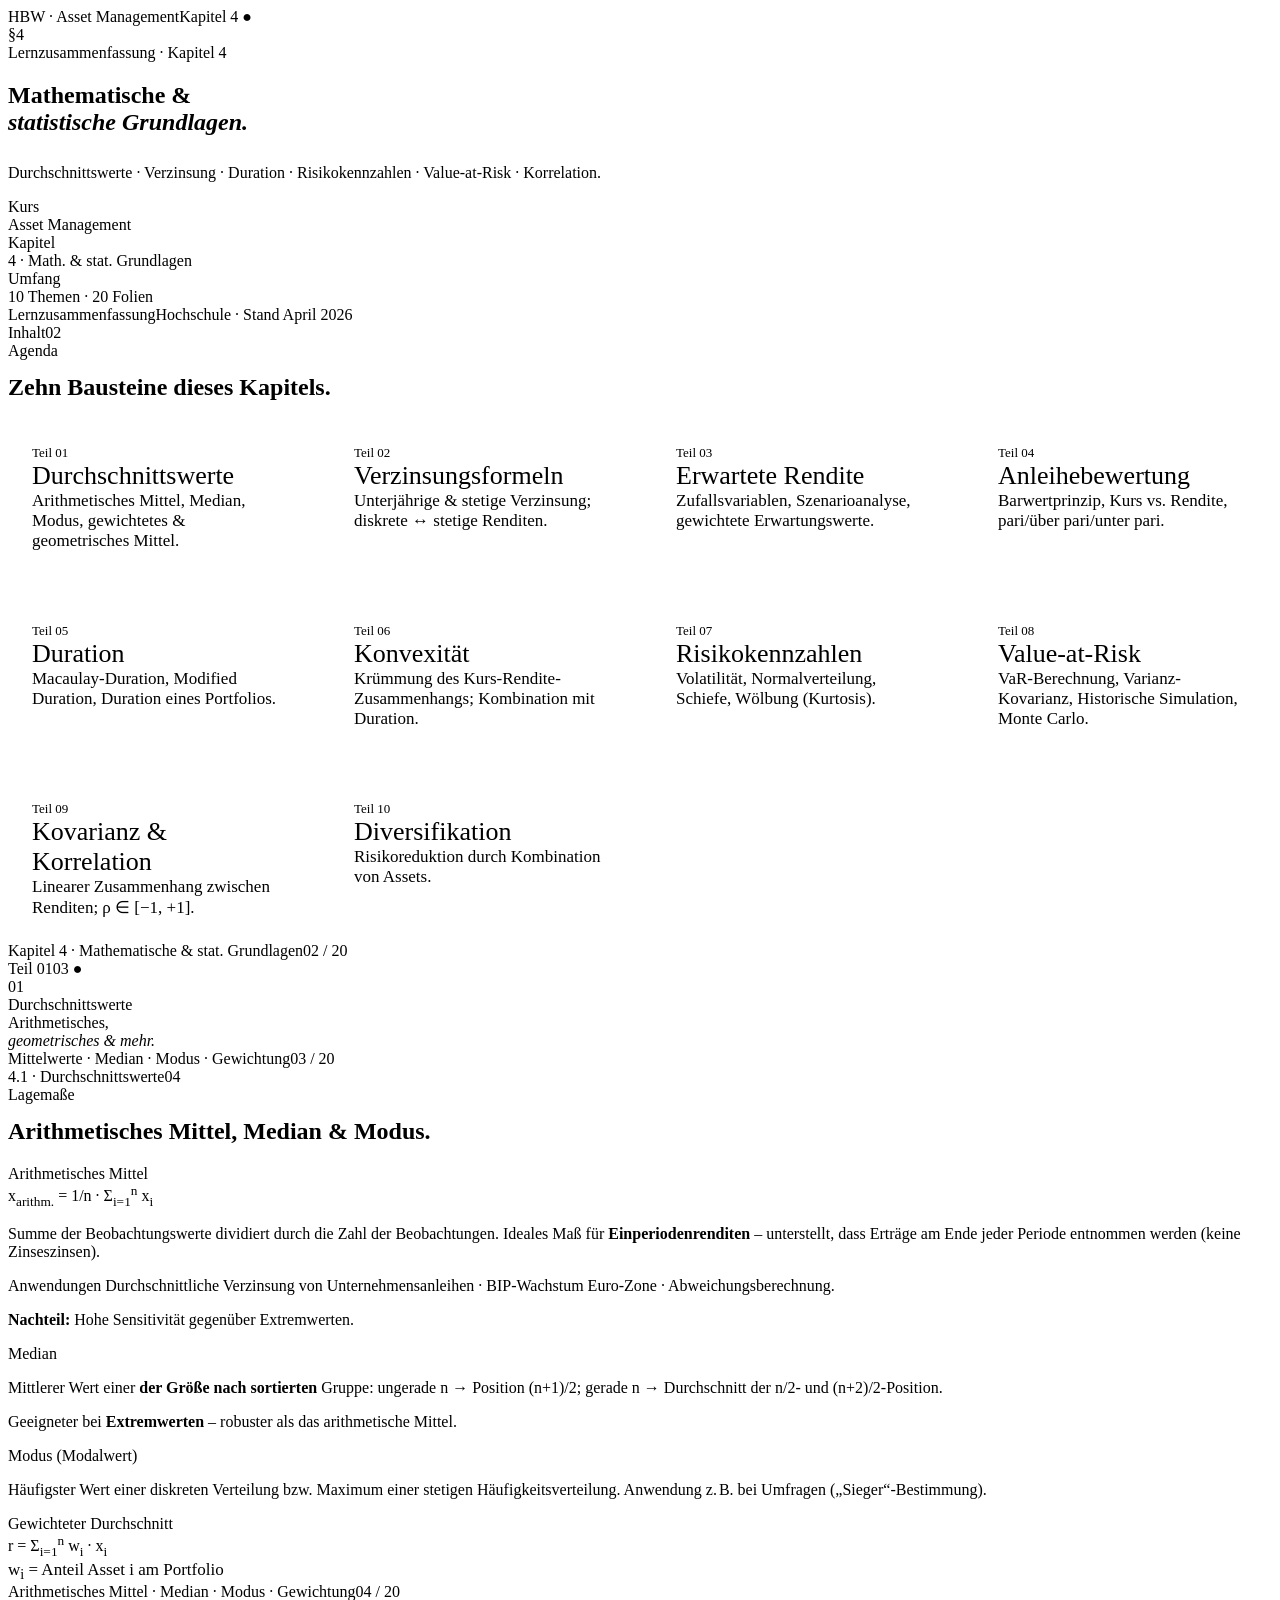
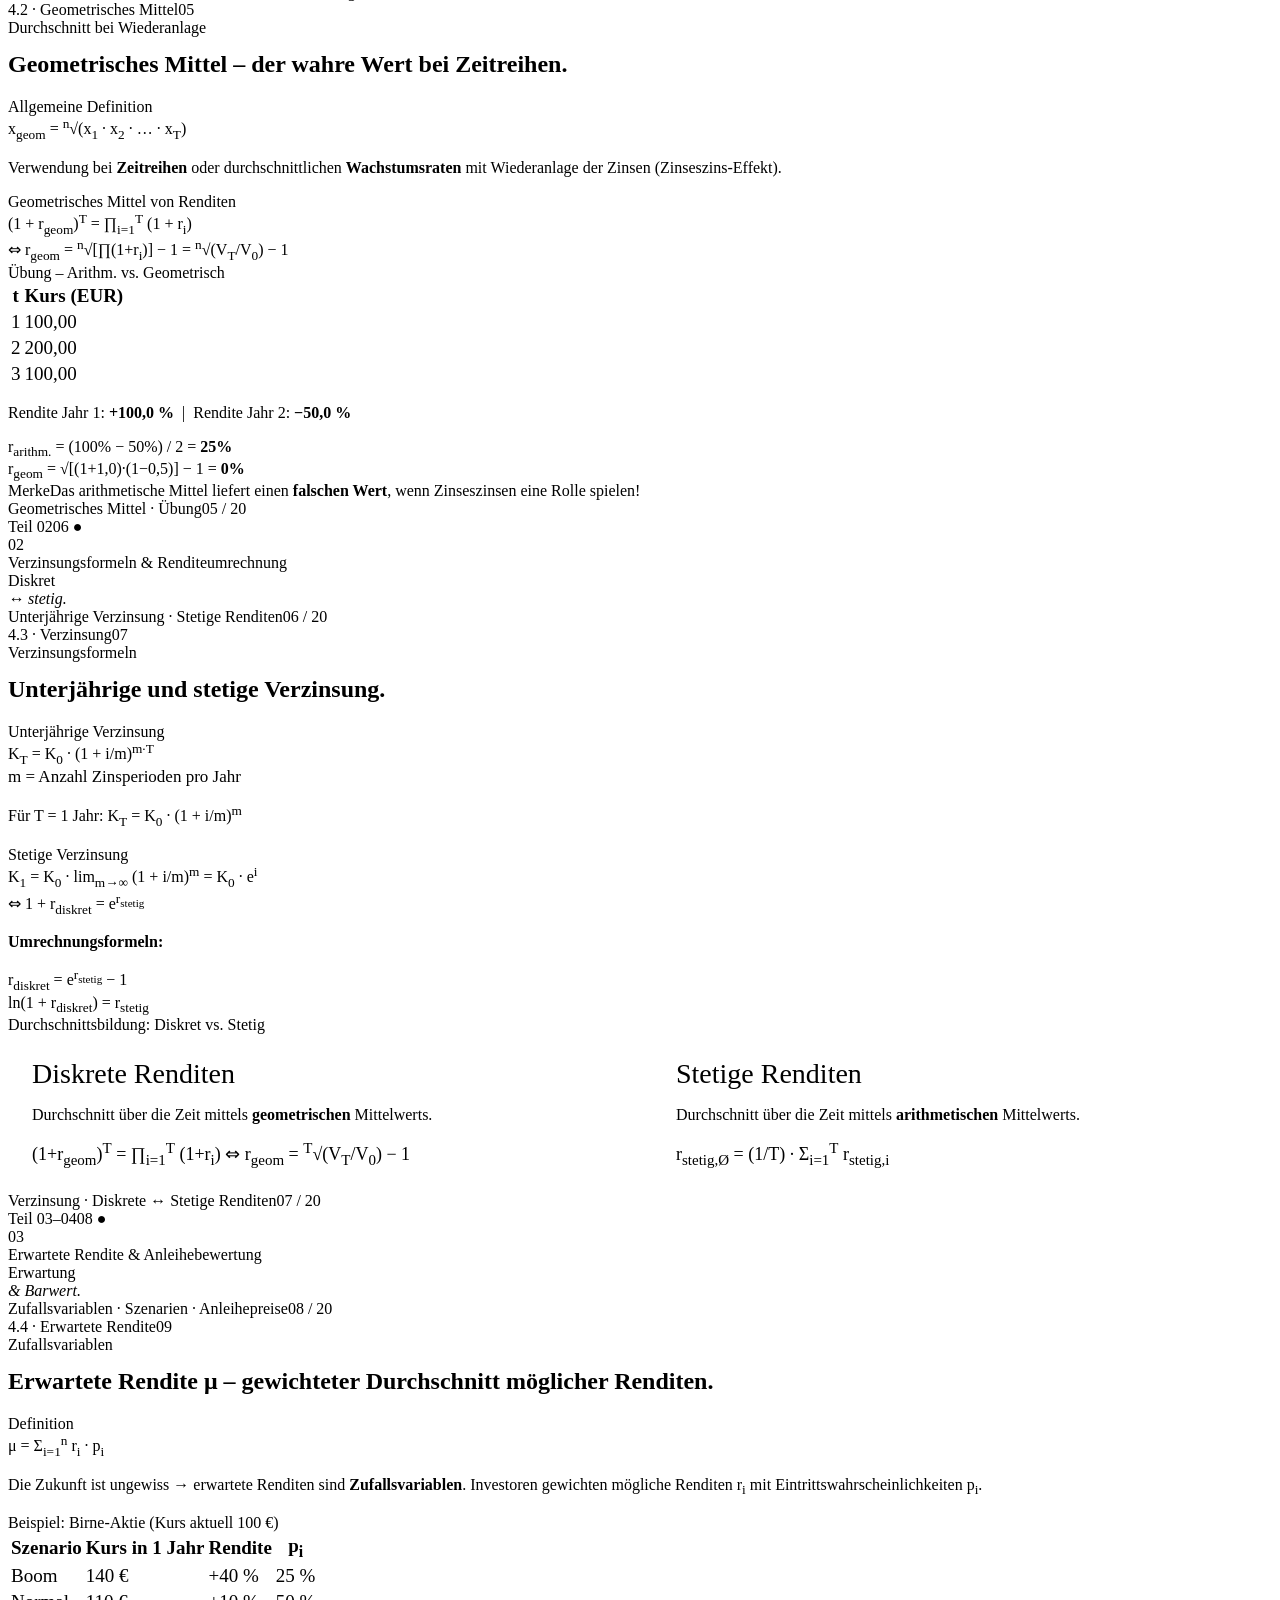
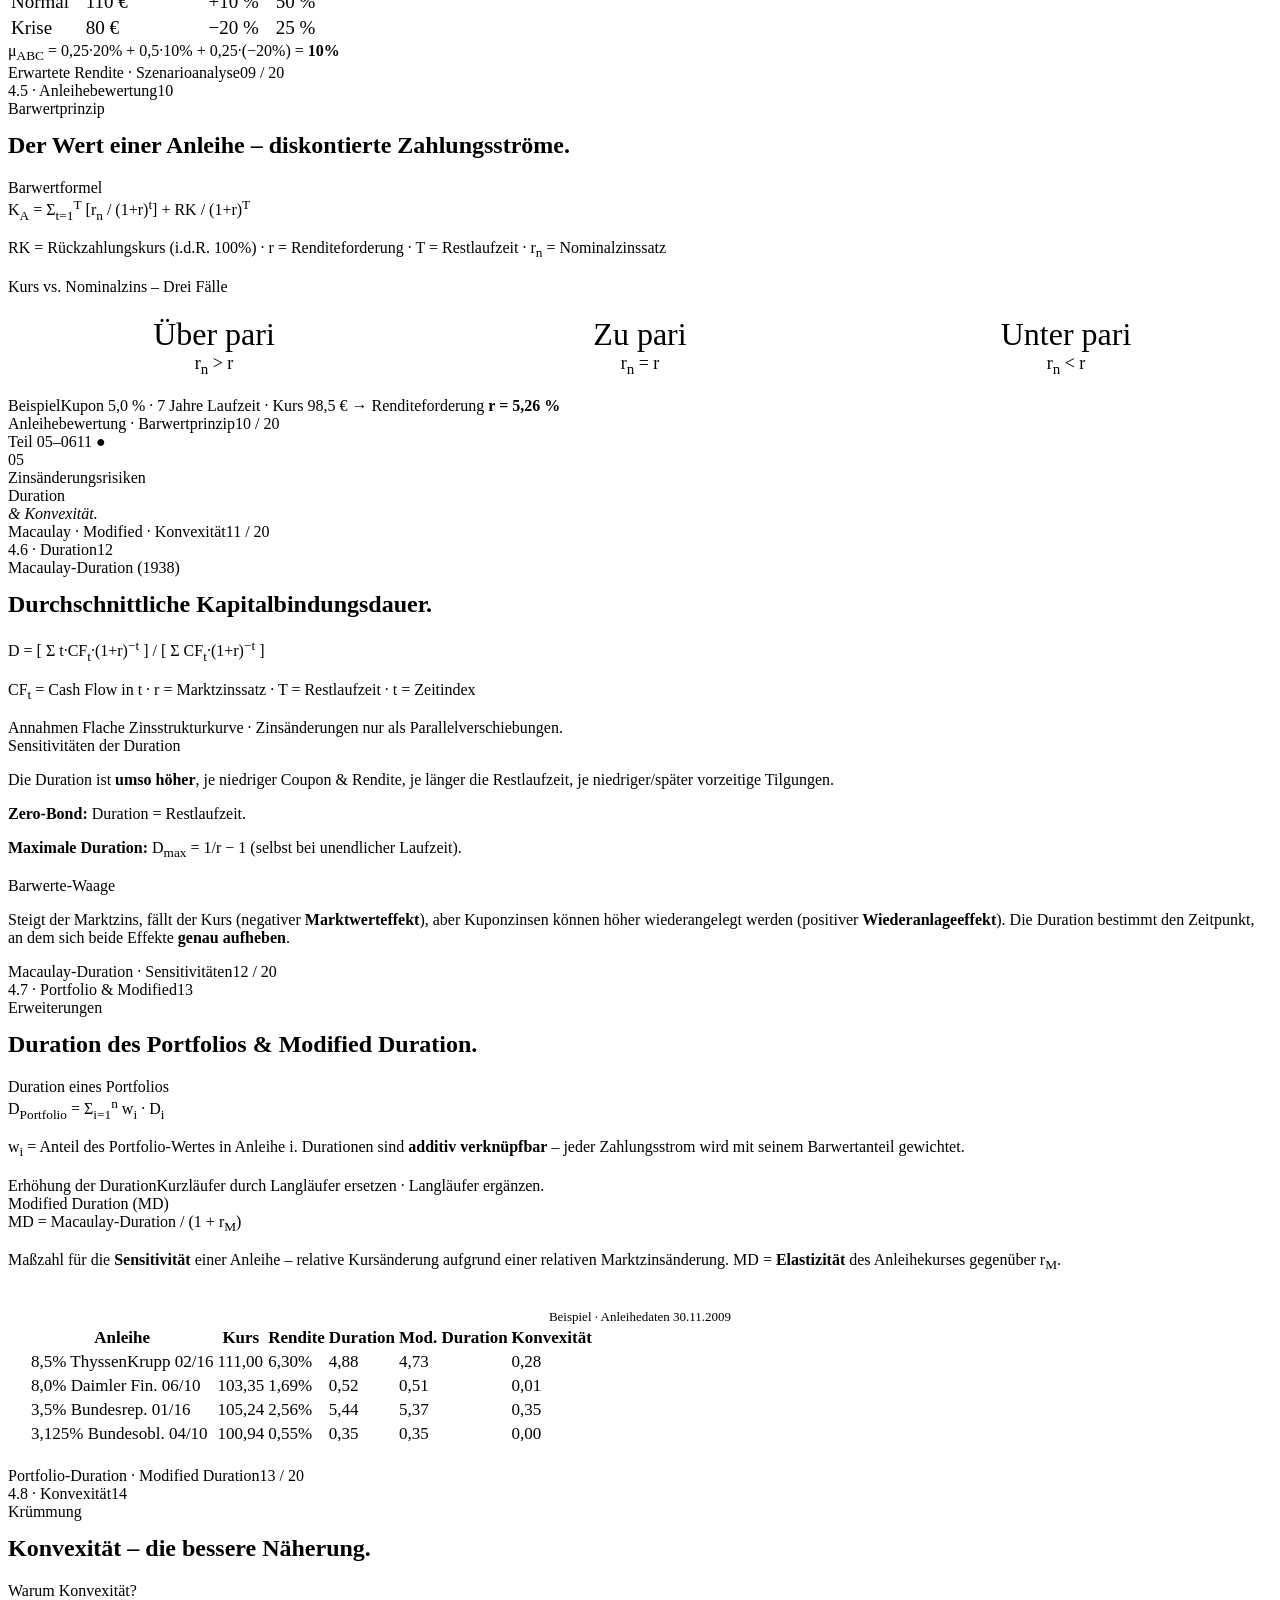
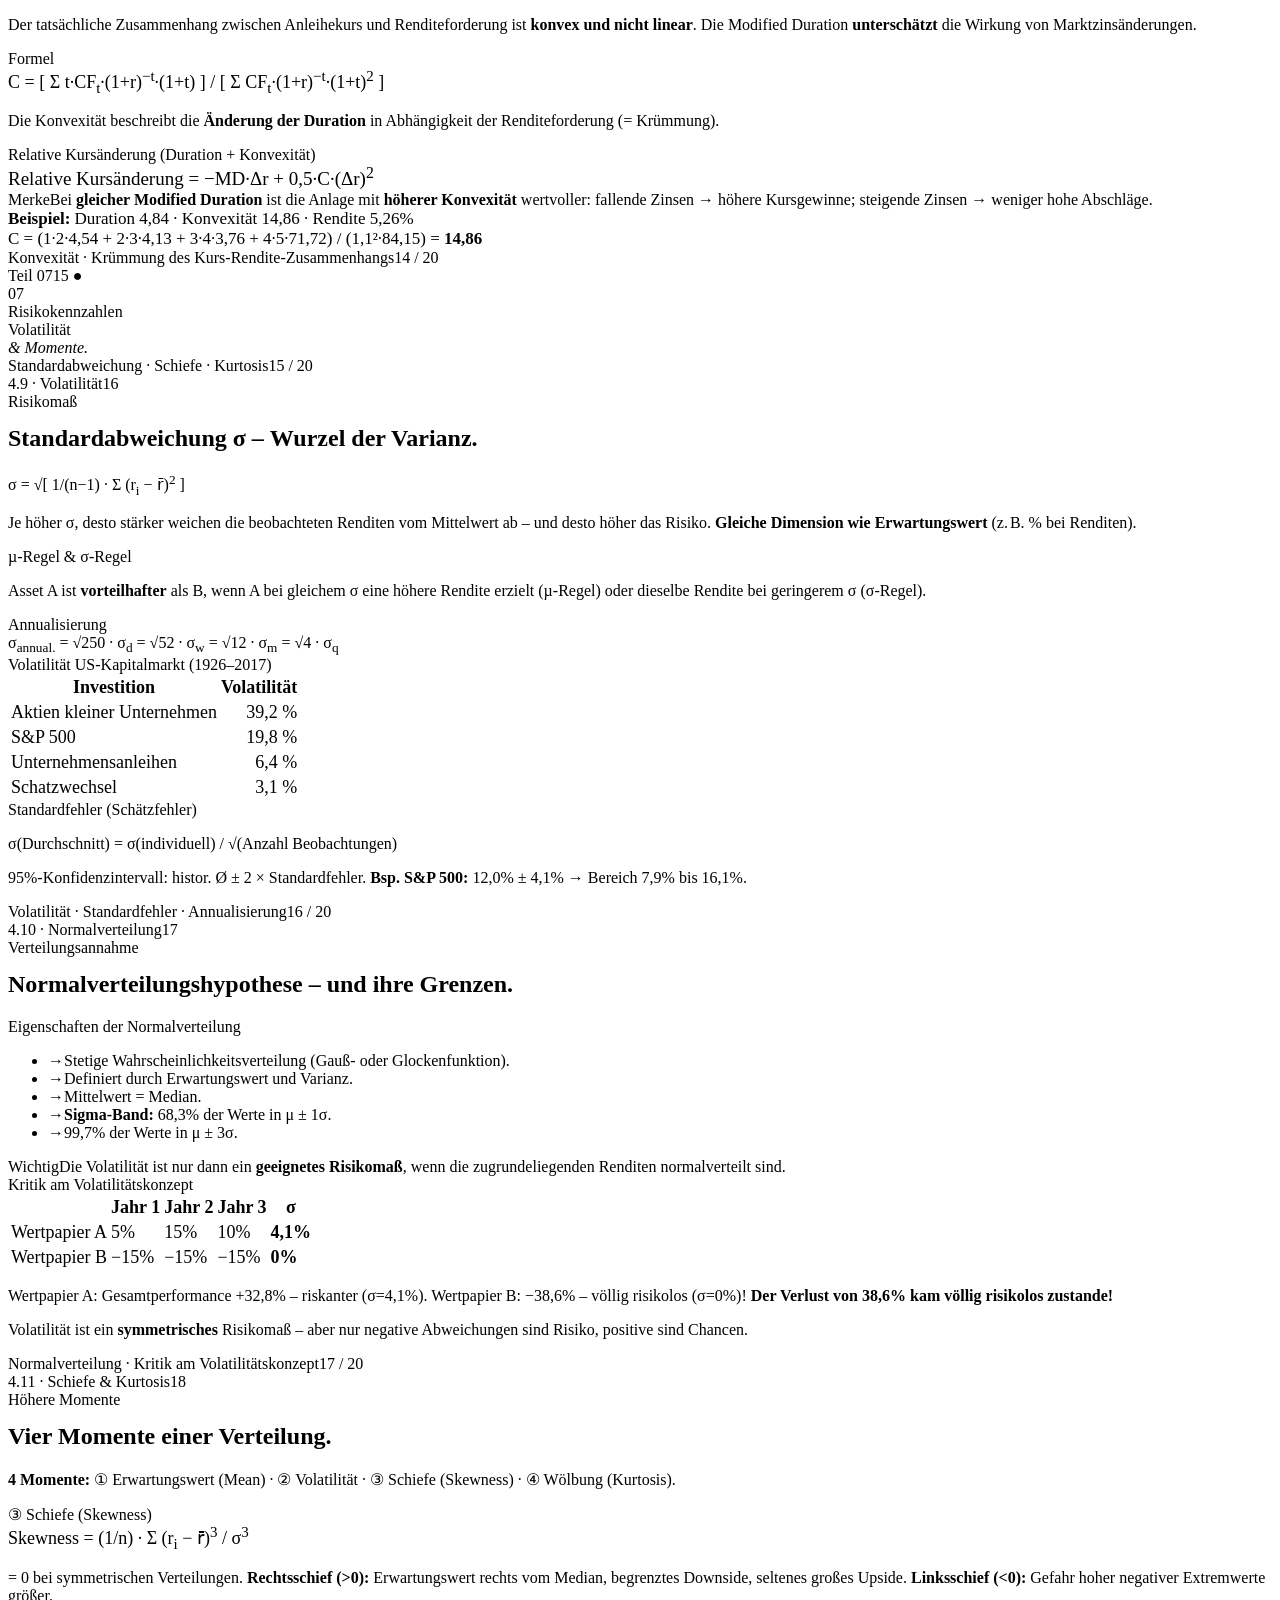
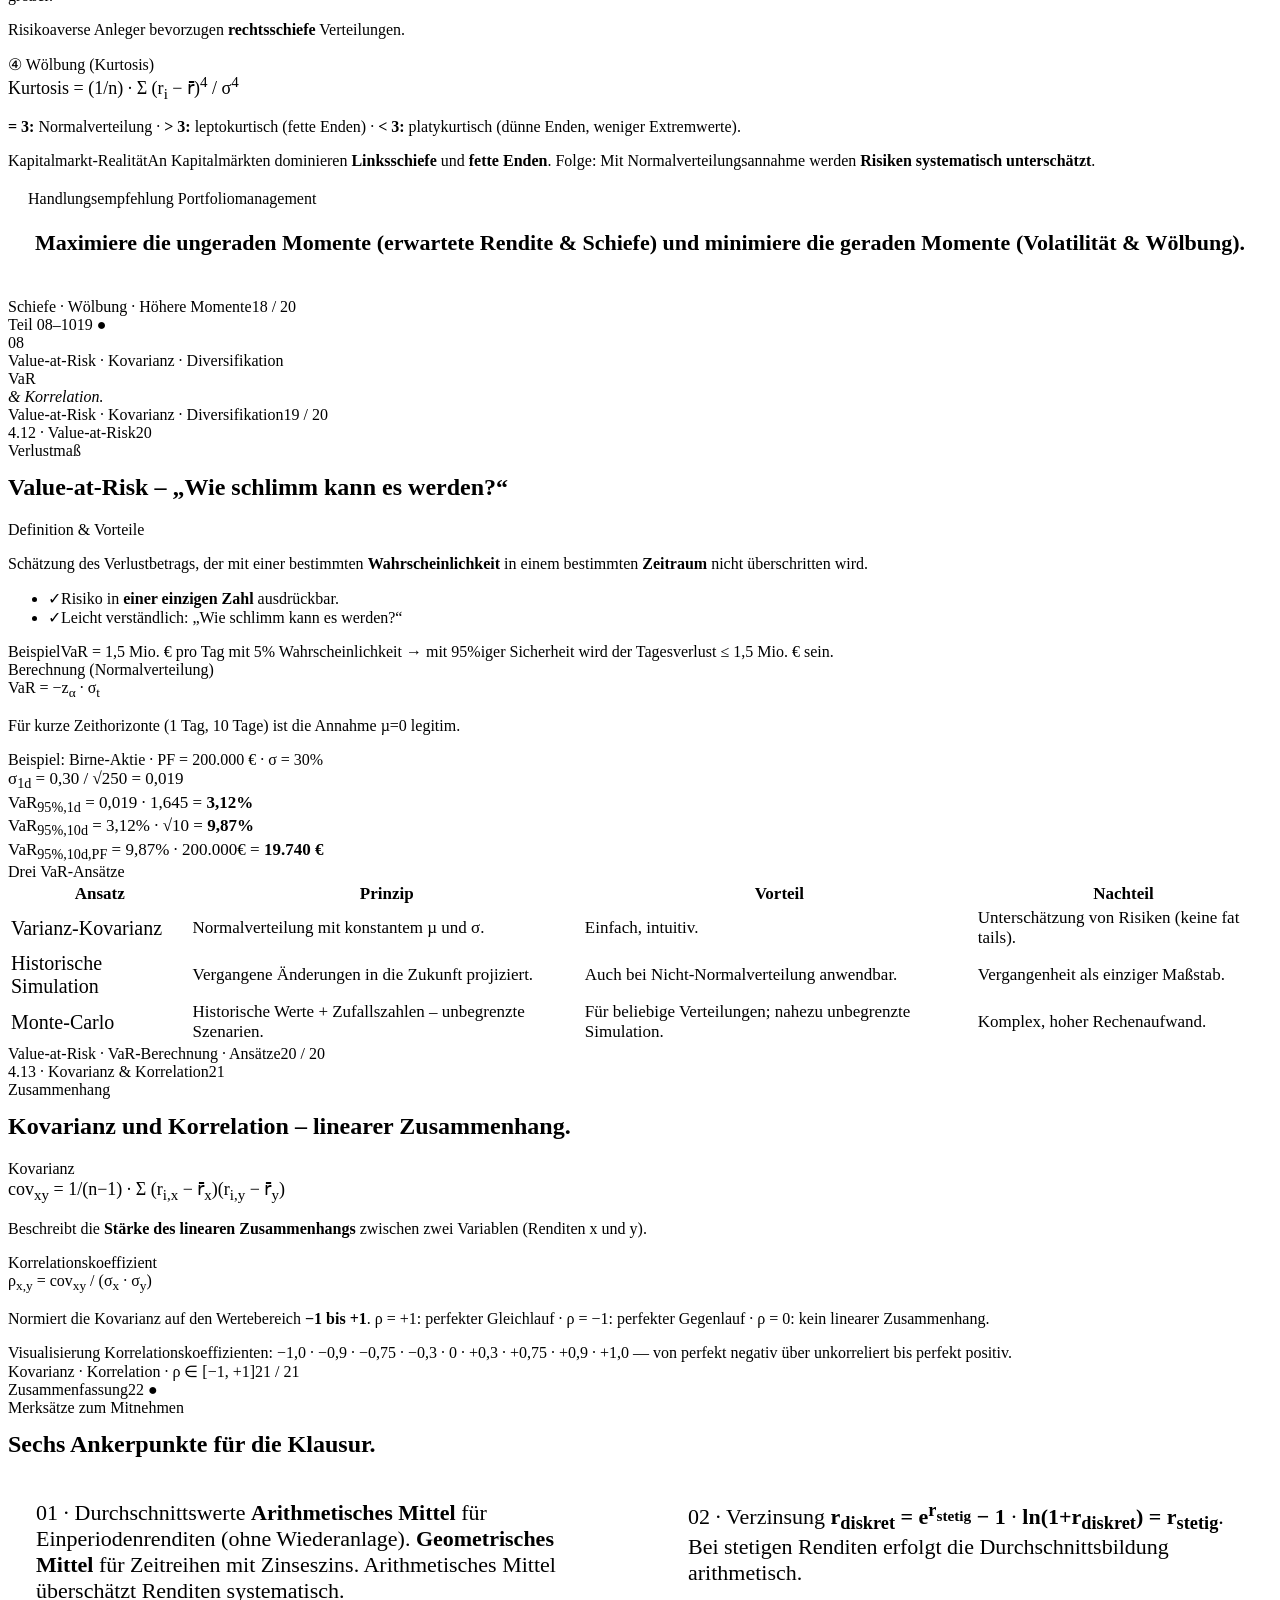
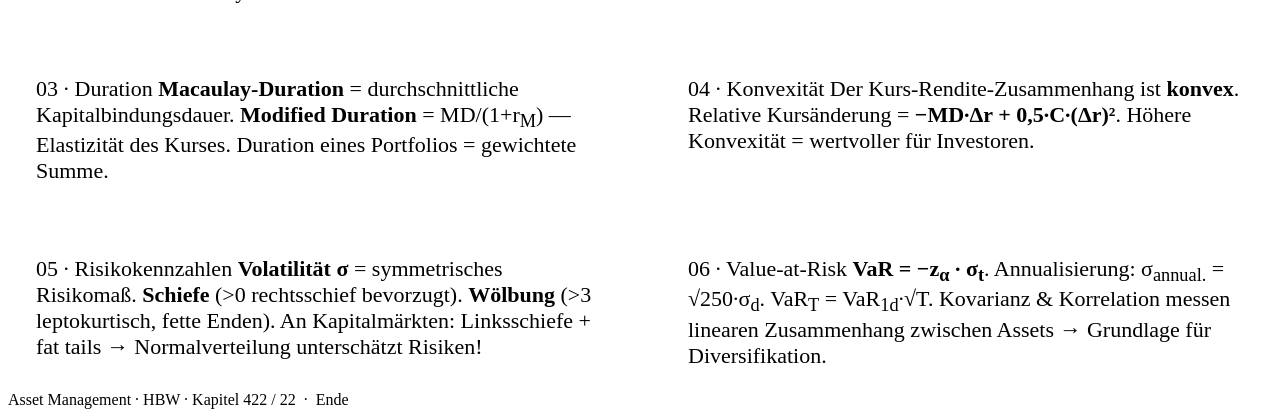
<file: topics/kapitel-4-mathematische-statistische-grundlagen.html>
<!-- MODULE_CHAPTER_START: kapitel-4 | Kapitel 4 · Mathematische & statistische Grundlagen | slides=22 -->
<!-- Dieses Topic ist ein HTML-Fragment: keine <html>, <head>, <body> Tags einfügen. -->

<section class="slide-title module-slide chapter-start" data-chapter-key="kapitel-4" data-chapter-short="Kapitel 4" data-chapter-start="true" data-chapter-title="Kapitel 4 · Mathematische &amp; statistische Grundlagen" data-module="asset-management" data-screen-label="01 Title" data-slide-index="1" data-slide-label="01 Title" data-slide-total="22" id="kapitel-4-slide-01">
<div class="chrome-top"><span>HBW · Asset Management</span><span>Kapitel 4 <span class="dot">●</span></span></div>
<div class="big-mark">§4</div>
<div class="stack">
<div class="eyebrow">Lernzusammenfassung · Kapitel 4</div>
<h1 class="display" style="margin-top:20px;">Mathematische &amp;<br/><em style="font-style:italic; color:var(--accent);">statistische Grundlagen.</em></h1>
<p class="sub" style="margin-top:28px; max-width:1100px;">Durchschnittswerte · Verzinsung · Duration · Risikokennzahlen · Value-at-Risk · Korrelation.</p>
</div>
<div class="meta">
<div class="block"><div class="k">Kurs</div><div class="v">Asset Management</div></div>
<div class="block"><div class="k">Kapitel</div><div class="v">4 · Math. &amp; stat. Grundlagen</div></div>
<div class="block"><div class="k">Umfang</div><div class="v">10 Themen · 20 Folien</div></div>
</div>
<div class="chrome-bot"><span>Lernzusammenfassung</span><span>Hochschule · Stand April 2026</span></div>
</section>

<section class="module-slide" data-chapter-key="kapitel-4" data-chapter-short="Kapitel 4" data-chapter-title="Kapitel 4 · Mathematische &amp; statistische Grundlagen" data-module="asset-management" data-screen-label="02 Agenda" data-slide-index="2" data-slide-label="02 Agenda" data-slide-total="22" id="kapitel-4-slide-02">
<div class="chrome-top"><span>Inhalt</span><span>02</span></div>
<div class="content-head" style="top:160px;"><div class="eyebrow">Agenda</div><h2 class="title-lg" style="margin-top:14px;">Zehn Bausteine dieses Kapitels.</h2></div>
<div class="content-body" style="top:380px;">
<div style="display:grid; grid-template-columns:1fr 1fr 1fr 1fr; gap:24px;">
<div class="card" style="padding:24px;"><div class="card-eyebrow" style="font-size:13px;">Teil 01</div><div class="card-title" style="font-size:26px;">Durchschnittswerte</div><div class="card-body" style="font-size:17px;">Arithmetisches Mittel, Median, Modus, gewichtetes &amp; geometrisches Mittel.</div></div>
<div class="card" style="padding:24px;"><div class="card-eyebrow" style="font-size:13px;">Teil 02</div><div class="card-title" style="font-size:26px;">Verzinsungsformeln</div><div class="card-body" style="font-size:17px;">Unterjährige &amp; stetige Verzinsung; diskrete ↔ stetige Renditen.</div></div>
<div class="card" style="padding:24px;"><div class="card-eyebrow" style="font-size:13px;">Teil 03</div><div class="card-title" style="font-size:26px;">Erwartete Rendite</div><div class="card-body" style="font-size:17px;">Zufallsvariablen, Szenarioanalyse, gewichtete Erwartungswerte.</div></div>
<div class="card" style="padding:24px;"><div class="card-eyebrow" style="font-size:13px;">Teil 04</div><div class="card-title" style="font-size:26px;">Anleihebewertung</div><div class="card-body" style="font-size:17px;">Barwertprinzip, Kurs vs. Rendite, pari/über pari/unter pari.</div></div>
<div class="card" style="padding:24px;"><div class="card-eyebrow" style="font-size:13px;">Teil 05</div><div class="card-title" style="font-size:26px;">Duration</div><div class="card-body" style="font-size:17px;">Macaulay-Duration, Modified Duration, Duration eines Portfolios.</div></div>
<div class="card" style="padding:24px;"><div class="card-eyebrow" style="font-size:13px;">Teil 06</div><div class="card-title" style="font-size:26px;">Konvexität</div><div class="card-body" style="font-size:17px;">Krümmung des Kurs-Rendite-Zusammenhangs; Kombination mit Duration.</div></div>
<div class="card" style="padding:24px;"><div class="card-eyebrow" style="font-size:13px;">Teil 07</div><div class="card-title" style="font-size:26px;">Risikokennzahlen</div><div class="card-body" style="font-size:17px;">Volatilität, Normalverteilung, Schiefe, Wölbung (Kurtosis).</div></div>
<div class="card" style="padding:24px;"><div class="card-eyebrow" style="font-size:13px;">Teil 08</div><div class="card-title" style="font-size:26px;">Value-at-Risk</div><div class="card-body" style="font-size:17px;">VaR-Berechnung, Varianz-Kovarianz, Historische Simulation, Monte Carlo.</div></div>
<div class="card" style="padding:24px;"><div class="card-eyebrow" style="font-size:13px;">Teil 09</div><div class="card-title" style="font-size:26px;">Kovarianz &amp; Korrelation</div><div class="card-body" style="font-size:17px;">Linearer Zusammenhang zwischen Renditen; ρ ∈ [−1, +1].</div></div>
<div class="card" style="padding:24px;"><div class="card-eyebrow" style="font-size:13px;">Teil 10</div><div class="card-title" style="font-size:26px;">Diversifikation</div><div class="card-body" style="font-size:17px;">Risikoreduktion durch Kombination von Assets.</div></div>
</div>
</div>
<div class="chrome-bot"><span>Kapitel 4 · Mathematische &amp; stat. Grundlagen</span><span>02 / 20</span></div>
</section>

<section class="slide-divider module-slide" data-chapter-key="kapitel-4" data-chapter-short="Kapitel 4" data-chapter-title="Kapitel 4 · Mathematische &amp; statistische Grundlagen" data-module="asset-management" data-screen-label="03 Divider" data-slide-index="3" data-slide-label="03 Divider" data-slide-total="22" id="kapitel-4-slide-03">
<div class="chrome-top"><span>Teil 01</span><span>03 <span class="dot">●</span></span></div>
<div class="big-num">01</div>
<div class="sub-label" style="top:180px;">Durchschnittswerte</div>
<div class="big-title">Arithmetisches,<br/><em style="color:var(--accent-2);">geometrisches &amp; mehr.</em></div>
<div class="chrome-bot"><span>Mittelwerte · Median · Modus · Gewichtung</span><span>03 / 20</span></div>
</section>

<section class="module-slide" data-chapter-key="kapitel-4" data-chapter-short="Kapitel 4" data-chapter-title="Kapitel 4 · Mathematische &amp; statistische Grundlagen" data-module="asset-management" data-screen-label="04 Arithmetisches Mittel" data-slide-index="4" data-slide-label="04 Arithmetisches Mittel" data-slide-total="22" id="kapitel-4-slide-04">
<div class="chrome-top"><span>4.1 · Durchschnittswerte</span><span>04</span></div>
<div class="content-head">
<div class="eyebrow">Lagemaße</div>
<h2 class="title-md" style="margin-top:14px;">Arithmetisches Mittel, Median &amp; Modus.</h2>
</div>
<div class="content-body">
<div class="two-col" style="gap:48px;">
<div>
<div class="label">Arithmetisches Mittel</div>
<div class="formula-box mt-16">x<sub>arithm.</sub> = 1/n · Σ<sub>i=1</sub><sup>n</sup> x<sub>i</sub></div>
<p class="body mt-16">Summe der Beobachtungswerte dividiert durch die Zahl der Beobachtungen. Ideales Maß für <strong>Einperiodenrenditen</strong> – unterstellt, dass Erträge am Ende jeder Periode entnommen werden (keine Zinseszinsen).</p>
<div class="callout mt-16"><span class="tag">Anwendungen</span> Durchschnittliche Verzinsung von Unternehmensanleihen · BIP-Wachstum Euro-Zone · Abweichungsberechnung.</div>
<p class="body mt-16" style="color:var(--bad);"><strong>Nachteil:</strong> Hohe Sensitivität gegenüber Extremwerten.</p>
</div>
<div>
<div class="label">Median</div>
<p class="body mt-16">Mittlerer Wert einer <strong>der Größe nach sortierten</strong> Gruppe: ungerade n → Position (n+1)/2; gerade n → Durchschnitt der n/2- und (n+2)/2-Position.</p>
<p class="body mt-16">Geeigneter bei <strong>Extremwerten</strong> – robuster als das arithmetische Mittel.</p>
<div class="label mt-24">Modus (Modalwert)</div>
<p class="body mt-16">Häufigster Wert einer diskreten Verteilung bzw. Maximum einer stetigen Häufigkeitsverteilung. Anwendung z. B. bei Umfragen („Sieger“-Bestimmung).</p>
<div class="label mt-24">Gewichteter Durchschnitt</div>
<div class="formula-box mt-16">r = Σ<sub>i=1</sub><sup>n</sup> w<sub>i</sub> · x<sub>i</sub><br/><span style="font-size:17px; color:var(--muted);">w<sub>i</sub> = Anteil Asset i am Portfolio</span></div>
</div>
</div>
</div>
<div class="chrome-bot"><span>Arithmetisches Mittel · Median · Modus · Gewichtung</span><span>04 / 20</span></div>
</section>

<section class="module-slide" data-chapter-key="kapitel-4" data-chapter-short="Kapitel 4" data-chapter-title="Kapitel 4 · Mathematische &amp; statistische Grundlagen" data-module="asset-management" data-screen-label="05 Geometrisches Mittel" data-slide-index="5" data-slide-label="05 Geometrisches Mittel" data-slide-total="22" id="kapitel-4-slide-05">
<div class="chrome-top"><span>4.2 · Geometrisches Mittel</span><span>05</span></div>
<div class="content-head">
<div class="eyebrow">Durchschnitt bei Wiederanlage</div>
<h2 class="title-md" style="margin-top:14px;">Geometrisches Mittel – der wahre Wert bei Zeitreihen.</h2>
</div>
<div class="content-body">
<div class="two-col" style="gap:48px;">
<div>
<div class="label">Allgemeine Definition</div>
<div class="formula-box mt-16">x<sub>geom</sub> = <sup>n</sup>√(x<sub>1</sub> · x<sub>2</sub> · … · x<sub>T</sub>)</div>
<p class="body mt-16">Verwendung bei <strong>Zeitreihen</strong> oder durchschnittlichen <strong>Wachstumsraten</strong> mit Wiederanlage der Zinsen (Zinseszins-Effekt).</p>
<div class="label mt-24">Geometrisches Mittel von Renditen</div>
<div class="formula-box mt-16">(1 + r<sub>geom</sub>)<sup>T</sup> = ∏<sub>i=1</sub><sup>T</sup> (1 + r<sub>i</sub>)<br/>⇔ r<sub>geom</sub> = <sup>n</sup>√[∏(1+r<sub>i</sub>)] − 1 = <sup>n</sup>√(V<sub>T</sub>/V<sub>0</sub>) − 1</div>
</div>
<div>
<div class="label">Übung – Arithm. vs. Geometrisch</div>
<table class="grid-tbl mt-16" style="font-size:19px;">
<tr><th>t</th><th>Kurs (EUR)</th></tr>
<tr><td>1</td><td>100,00</td></tr>
<tr><td>2</td><td>200,00</td></tr>
<tr><td>3</td><td>100,00</td></tr>
</table>
<p class="body mt-16">Rendite Jahr 1: <strong>+100,0 %</strong>  |  Rendite Jahr 2: <strong>−50,0 %</strong></p>
<div class="formula-box mt-16">r<sub>arithm.</sub> = (100% − 50%) / 2 = <strong style="color:var(--bad);">25%</strong><br/>r<sub>geom</sub> = √[(1+1,0)·(1−0,5)] − 1 = <strong style="color:var(--ok);">0%</strong></div>
<div class="callout mt-16"><span class="tag">Merke</span>Das arithmetische Mittel liefert einen <strong>falschen Wert</strong>, wenn Zinseszinsen eine Rolle spielen!</div>
</div>
</div>
</div>
<div class="chrome-bot"><span>Geometrisches Mittel · Übung</span><span>05 / 20</span></div>
</section>

<section class="slide-divider module-slide" data-chapter-key="kapitel-4" data-chapter-short="Kapitel 4" data-chapter-title="Kapitel 4 · Mathematische &amp; statistische Grundlagen" data-module="asset-management" data-screen-label="06 Divider" data-slide-index="6" data-slide-label="06 Divider" data-slide-total="22" id="kapitel-4-slide-06">
<div class="chrome-top"><span>Teil 02</span><span>06 <span class="dot">●</span></span></div>
<div class="big-num">02</div>
<div class="sub-label" style="top:180px;">Verzinsungsformeln &amp; Renditeumrechnung</div>
<div class="big-title">Diskret<br/><em style="color:var(--accent-2);">↔ stetig.</em></div>
<div class="chrome-bot"><span>Unterjährige Verzinsung · Stetige Renditen</span><span>06 / 20</span></div>
</section>

<section class="module-slide" data-chapter-key="kapitel-4" data-chapter-short="Kapitel 4" data-chapter-title="Kapitel 4 · Mathematische &amp; statistische Grundlagen" data-module="asset-management" data-screen-label="07 Verzinsung" data-slide-index="7" data-slide-label="07 Verzinsung" data-slide-total="22" id="kapitel-4-slide-07">
<div class="chrome-top"><span>4.3 · Verzinsung</span><span>07</span></div>
<div class="content-head">
<div class="eyebrow">Verzinsungsformeln</div>
<h2 class="title-md" style="margin-top:14px;">Unterjährige und stetige Verzinsung.</h2>
</div>
<div class="content-body">
<div class="two-col" style="gap:48px;">
<div>
<div class="label">Unterjährige Verzinsung</div>
<div class="formula-box mt-16">K<sub>T</sub> = K<sub>0</sub> · (1 + i/m)<sup>m·T</sup><br/><span style="font-size:17px; color:var(--muted);">m = Anzahl Zinsperioden pro Jahr</span></div>
<p class="body mt-16">Für T = 1 Jahr: K<sub>T</sub> = K<sub>0</sub> · (1 + i/m)<sup>m</sup></p>
</div>
<div>
<div class="label">Stetige Verzinsung</div>
<div class="formula-box mt-16">K<sub>1</sub> = K<sub>0</sub> · lim<sub>m→∞</sub> (1 + i/m)<sup>m</sup> = K<sub>0</sub> · e<sup>i</sup><br/>⇔ 1 + r<sub>diskret</sub> = e<sup>r<sub>stetig</sub></sup></div>
<p class="body mt-16"><strong>Umrechnungsformeln:</strong></p>
<div class="formula-box mt-16">r<sub>diskret</sub> = e<sup>r<sub>stetig</sub></sup> − 1<br/>ln(1 + r<sub>diskret</sub>) = r<sub>stetig</sub></div>
</div>
</div>
<div class="label mt-40">Durchschnittsbildung: Diskret vs. Stetig</div>
<div class="mt-16" style="display:grid; grid-template-columns:1fr 1fr; gap:24px;">
<div class="card" style="padding:24px;">
<div class="card-title" style="font-size:28px;">Diskrete Renditen</div>
<p class="card-body">Durchschnitt über die Zeit mittels <strong>geometrischen</strong> Mittelwerts.</p>
<div class="formula-box mt-16" style="font-size:18px;">(1+r<sub>geom</sub>)<sup>T</sup> = ∏<sub>i=1</sub><sup>T</sup> (1+r<sub>i</sub>) ⇔ r<sub>geom</sub> = <sup>T</sup>√(V<sub>T</sub>/V<sub>0</sub>) − 1</div>
</div>
<div class="card" style="padding:24px;">
<div class="card-title" style="font-size:28px;">Stetige Renditen</div>
<p class="card-body">Durchschnitt über die Zeit mittels <strong>arithmetischen</strong> Mittelwerts.</p>
<div class="formula-box mt-16" style="font-size:18px;">r<sub>stetig,Ø</sub> = (1/T) · Σ<sub>i=1</sub><sup>T</sup> r<sub>stetig,i</sub></div>
</div>
</div>
</div>
<div class="chrome-bot"><span>Verzinsung · Diskrete ↔ Stetige Renditen</span><span>07 / 20</span></div>
</section>

<section class="slide-divider module-slide" data-chapter-key="kapitel-4" data-chapter-short="Kapitel 4" data-chapter-title="Kapitel 4 · Mathematische &amp; statistische Grundlagen" data-module="asset-management" data-screen-label="08 Divider" data-slide-index="8" data-slide-label="08 Divider" data-slide-total="22" id="kapitel-4-slide-08">
<div class="chrome-top"><span>Teil 03–04</span><span>08 <span class="dot">●</span></span></div>
<div class="big-num">03</div>
<div class="sub-label" style="top:180px;">Erwartete Rendite &amp; Anleihebewertung</div>
<div class="big-title">Erwartung<br/><em style="color:var(--accent-2);">&amp; Barwert.</em></div>
<div class="chrome-bot"><span>Zufallsvariablen · Szenarien · Anleihepreise</span><span>08 / 20</span></div>
</section>

<section class="module-slide" data-chapter-key="kapitel-4" data-chapter-short="Kapitel 4" data-chapter-title="Kapitel 4 · Mathematische &amp; statistische Grundlagen" data-module="asset-management" data-screen-label="09 Erwartete Rendite" data-slide-index="9" data-slide-label="09 Erwartete Rendite" data-slide-total="22" id="kapitel-4-slide-09">
<div class="chrome-top"><span>4.4 · Erwartete Rendite</span><span>09</span></div>
<div class="content-head">
<div class="eyebrow">Zufallsvariablen</div>
<h2 class="title-md" style="margin-top:14px;">Erwartete Rendite μ – gewichteter Durchschnitt möglicher Renditen.</h2>
</div>
<div class="content-body">
<div class="two-col" style="gap:48px;">
<div>
<div class="label">Definition</div>
<div class="formula-box mt-16">μ = Σ<sub>i=1</sub><sup>n</sup> r<sub>i</sub> · p<sub>i</sub></div>
<p class="body mt-16">Die Zukunft ist ungewiss → erwartete Renditen sind <strong>Zufallsvariablen</strong>. Investoren gewichten mögliche Renditen r<sub>i</sub> mit Eintrittswahrscheinlichkeiten p<sub>i</sub>.</p>
</div>
<div>
<div class="label">Beispiel: Birne-Aktie (Kurs aktuell 100 €)</div>
<table class="grid-tbl mt-16" style="font-size:19px;">
<tr><th>Szenario</th><th>Kurs in 1 Jahr</th><th>Rendite</th><th>p<sub>i</sub></th></tr>
<tr><td>Boom</td><td>140 €</td><td>+40 %</td><td>25 %</td></tr>
<tr><td>Normal</td><td>110 €</td><td>+10 %</td><td>50 %</td></tr>
<tr><td>Krise</td><td>80 €</td><td>−20 %</td><td>25 %</td></tr>
</table>
<div class="formula-box mt-16">μ<sub>ABC</sub> = 0,25·20% + 0,5·10% + 0,25·(−20%) = <strong>10%</strong></div>
</div>
</div>
</div>
<div class="chrome-bot"><span>Erwartete Rendite · Szenarioanalyse</span><span>09 / 20</span></div>
</section>

<section class="module-slide" data-chapter-key="kapitel-4" data-chapter-short="Kapitel 4" data-chapter-title="Kapitel 4 · Mathematische &amp; statistische Grundlagen" data-module="asset-management" data-screen-label="10 Anleihebewertung" data-slide-index="10" data-slide-label="10 Anleihebewertung" data-slide-total="22" id="kapitel-4-slide-10">
<div class="chrome-top"><span>4.5 · Anleihebewertung</span><span>10</span></div>
<div class="content-head">
<div class="eyebrow">Barwertprinzip</div>
<h2 class="title-md" style="margin-top:14px;">Der Wert einer Anleihe – diskontierte Zahlungsströme.</h2>
</div>
<div class="content-body">
<div class="two-col" style="gap:48px;">
<div>
<div class="label">Barwertformel</div>
<div class="formula-box mt-16">K<sub>A</sub> = Σ<sub>t=1</sub><sup>T</sup> [r<sub>n</sub> / (1+r)<sup>t</sup>] + RK / (1+r)<sup>T</sup></div>
<p class="body mt-16">RK = Rückzahlungskurs (i.d.R. 100%) · r = Renditeforderung · T = Restlaufzeit · r<sub>n</sub> = Nominalzinssatz</p>
</div>
<div>
<div class="label">Kurs vs. Nominalzins – Drei Fälle</div>
<div class="mt-16" style="display:grid; grid-template-columns:1fr 1fr 1fr; gap:14px;">
<div class="card" style="padding:20px; text-align:center;"><div style="font-family:var(--serif); font-size:32px; color:var(--ok);">Über pari</div><div style="font-size:18px; color:var(--ink-2);">r<sub>n</sub> &gt; r</div></div>
<div class="card" style="padding:20px; text-align:center;"><div style="font-family:var(--serif); font-size:32px; color:var(--ink);">Zu pari</div><div style="font-size:18px; color:var(--ink-2);">r<sub>n</sub> = r</div></div>
<div class="card" style="padding:20px; text-align:center;"><div style="font-family:var(--serif); font-size:32px; color:var(--bad);">Unter pari</div><div style="font-size:18px; color:var(--ink-2);">r<sub>n</sub> &lt; r</div></div>
</div>
<div class="callout mt-16"><span class="tag">Beispiel</span>Kupon 5,0 % · 7 Jahre Laufzeit · Kurs 98,5 € → Renditeforderung <strong>r = 5,26 %</strong></div>
</div>
</div>
</div>
<div class="chrome-bot"><span>Anleihebewertung · Barwertprinzip</span><span>10 / 20</span></div>
</section>

<section class="slide-divider module-slide" data-chapter-key="kapitel-4" data-chapter-short="Kapitel 4" data-chapter-title="Kapitel 4 · Mathematische &amp; statistische Grundlagen" data-module="asset-management" data-screen-label="11 Divider" data-slide-index="11" data-slide-label="11 Divider" data-slide-total="22" id="kapitel-4-slide-11">
<div class="chrome-top"><span>Teil 05–06</span><span>11 <span class="dot">●</span></span></div>
<div class="big-num">05</div>
<div class="sub-label" style="top:180px;">Zinsänderungsrisiken</div>
<div class="big-title">Duration<br/><em style="color:var(--accent-2);">&amp; Konvexität.</em></div>
<div class="chrome-bot"><span>Macaulay · Modified · Konvexität</span><span>11 / 20</span></div>
</section>

<section class="module-slide" data-chapter-key="kapitel-4" data-chapter-short="Kapitel 4" data-chapter-title="Kapitel 4 · Mathematische &amp; statistische Grundlagen" data-module="asset-management" data-screen-label="12 Duration" data-slide-index="12" data-slide-label="12 Duration" data-slide-total="22" id="kapitel-4-slide-12">
<div class="chrome-top"><span>4.6 · Duration</span><span>12</span></div>
<div class="content-head">
<div class="eyebrow">Macaulay-Duration (1938)</div>
<h2 class="title-md" style="margin-top:14px;">Durchschnittliche Kapitalbindungsdauer.</h2>
</div>
<div class="content-body">
<div class="two-col" style="gap:48px;">
<div>
<div class="formula-box">D = [ Σ t·CF<sub>t</sub>·(1+r)<sup>−t</sup> ] / [ Σ CF<sub>t</sub>·(1+r)<sup>−t</sup> ]</div>
<p class="body mt-16">CF<sub>t</sub> = Cash Flow in t · r = Marktzinssatz · T = Restlaufzeit · t = Zeitindex</p>
<div class="callout mt-16"><span class="tag">Annahmen</span> Flache Zinsstrukturkurve · Zinsänderungen nur als Parallelverschiebungen.</div>
</div>
<div>
<div class="label">Sensitivitäten der Duration</div>
<p class="body mt-16">Die Duration ist <strong>umso höher</strong>, je niedriger Coupon &amp; Rendite, je länger die Restlaufzeit, je niedriger/später vorzeitige Tilgungen.</p>
<p class="body mt-16"><strong>Zero-Bond:</strong> Duration = Restlaufzeit.</p>
<p class="body mt-16"><strong>Maximale Duration:</strong> D<sub>max</sub> = 1/r − 1 (selbst bei unendlicher Laufzeit).</p>
</div>
</div>
<div class="label mt-24">Barwerte-Waage</div>
<p class="body">Steigt der Marktzins, fällt der Kurs (negativer <strong>Marktwerteffekt</strong>), aber Kuponzinsen können höher wiederangelegt werden (positiver <strong>Wiederanlageeffekt</strong>). Die Duration bestimmt den Zeitpunkt, an dem sich beide Effekte <strong>genau aufheben</strong>.</p>
</div>
<div class="chrome-bot"><span>Macaulay-Duration · Sensitivitäten</span><span>12 / 20</span></div>
</section>

<section class="module-slide" data-chapter-key="kapitel-4" data-chapter-short="Kapitel 4" data-chapter-title="Kapitel 4 · Mathematische &amp; statistische Grundlagen" data-module="asset-management" data-screen-label="13 Modified Duration" data-slide-index="13" data-slide-label="13 Modified Duration" data-slide-total="22" id="kapitel-4-slide-13">
<div class="chrome-top"><span>4.7 · Portfolio &amp; Modified</span><span>13</span></div>
<div class="content-head">
<div class="eyebrow">Erweiterungen</div>
<h2 class="title-md" style="margin-top:14px;">Duration des Portfolios &amp; Modified Duration.</h2>
</div>
<div class="content-body">
<div class="two-col" style="gap:48px;">
<div>
<div class="label">Duration eines Portfolios</div>
<div class="formula-box mt-16">D<sub>Portfolio</sub> = Σ<sub>i=1</sub><sup>n</sup> w<sub>i</sub> · D<sub>i</sub></div>
<p class="body mt-16">w<sub>i</sub> = Anteil des Portfolio-Wertes in Anleihe i. Durationen sind <strong>additiv verknüpfbar</strong> – jeder Zahlungsstrom wird mit seinem Barwertanteil gewichtet.</p>
<div class="callout mt-16"><span class="tag">Erhöhung der Duration</span>Kurzläufer durch Langläufer ersetzen · Langläufer ergänzen.</div>
</div>
<div>
<div class="label">Modified Duration (MD)</div>
<div class="formula-box mt-16">MD = Macaulay-Duration / (1 + r<sub>M</sub>)</div>
<p class="body mt-16">Maßzahl für die <strong>Sensitivität</strong> einer Anleihe – relative Kursänderung aufgrund einer relativen Marktzinsänderung. MD = <strong>Elastizität</strong> des Anleihekurses gegenüber r<sub>M</sub>.</p>
</div>
</div>
<div class="card mt-24" style="padding:20px; text-align:center;">
<div class="card-eyebrow" style="font-size:13px;">Beispiel · Anleihedaten 30.11.2009</div>
<table class="grid-tbl mt-16" style="font-size:17px;">
<tr><th>Anleihe</th><th>Kurs</th><th>Rendite</th><th>Duration</th><th>Mod. Duration</th><th>Konvexität</th></tr>
<tr><td>8,5% ThyssenKrupp 02/16</td><td>111,00</td><td>6,30%</td><td>4,88</td><td>4,73</td><td>0,28</td></tr>
<tr><td>8,0% Daimler Fin. 06/10</td><td>103,35</td><td>1,69%</td><td>0,52</td><td>0,51</td><td>0,01</td></tr>
<tr><td>3,5% Bundesrep. 01/16</td><td>105,24</td><td>2,56%</td><td>5,44</td><td>5,37</td><td>0,35</td></tr>
<tr><td>3,125% Bundesobl. 04/10</td><td>100,94</td><td>0,55%</td><td>0,35</td><td>0,35</td><td>0,00</td></tr>
</table>
</div>
</div>
<div class="chrome-bot"><span>Portfolio-Duration · Modified Duration</span><span>13 / 20</span></div>
</section>

<section class="module-slide" data-chapter-key="kapitel-4" data-chapter-short="Kapitel 4" data-chapter-title="Kapitel 4 · Mathematische &amp; statistische Grundlagen" data-module="asset-management" data-screen-label="14 Konvexitaet" data-slide-index="14" data-slide-label="14 Konvexitaet" data-slide-total="22" id="kapitel-4-slide-14">
<div class="chrome-top"><span>4.8 · Konvexität</span><span>14</span></div>
<div class="content-head">
<div class="eyebrow">Krümmung</div>
<h2 class="title-md" style="margin-top:14px;">Konvexität – die bessere Näherung.</h2>
</div>
<div class="content-body">
<div class="two-col" style="gap:48px;">
<div>
<div class="label">Warum Konvexität?</div>
<p class="body mt-16">Der tatsächliche Zusammenhang zwischen Anleihekurs und Renditeforderung ist <strong>konvex und nicht linear</strong>. Die Modified Duration <strong>unterschätzt</strong> die Wirkung von Marktzinsänderungen.</p>
<div class="label mt-24">Formel</div>
<div class="formula-box mt-16" style="font-size:18px;">C = [ Σ t·CF<sub>t</sub>·(1+r)<sup>−t</sup>·(1+t) ] / [ Σ CF<sub>t</sub>·(1+r)<sup>−t</sup>·(1+t)<sup>2</sup> ]</div>
<p class="body mt-16">Die Konvexität beschreibt die <strong>Änderung der Duration</strong> in Abhängigkeit der Renditeforderung (= Krümmung).</p>
</div>
<div>
<div class="label">Relative Kursänderung (Duration + Konvexität)</div>
<div class="formula-box mt-16" style="font-size:19px;">Relative Kursänderung = −MD·Δr + 0,5·C·(Δr)<sup>2</sup></div>
<div class="callout mt-16"><span class="tag">Merke</span>Bei <strong>gleicher Modified Duration</strong> ist die Anlage mit <strong>höherer Konvexität</strong> wertvoller: fallende Zinsen → höhere Kursgewinne; steigende Zinsen → weniger hohe Abschläge.</div>
<div class="formula-box mt-16" style="font-size:17px;"><strong>Beispiel:</strong> Duration 4,84 · Konvexität 14,86 · Rendite 5,26%<br/>C = (1·2·4,54 + 2·3·4,13 + 3·4·3,76 + 4·5·71,72) / (1,1²·84,15) = <strong>14,86</strong></div>
</div>
</div>
</div>
<div class="chrome-bot"><span>Konvexität · Krümmung des Kurs-Rendite-Zusammenhangs</span><span>14 / 20</span></div>
</section>

<section class="slide-divider module-slide" data-chapter-key="kapitel-4" data-chapter-short="Kapitel 4" data-chapter-title="Kapitel 4 · Mathematische &amp; statistische Grundlagen" data-module="asset-management" data-screen-label="15 Divider" data-slide-index="15" data-slide-label="15 Divider" data-slide-total="22" id="kapitel-4-slide-15">
<div class="chrome-top"><span>Teil 07</span><span>15 <span class="dot">●</span></span></div>
<div class="big-num">07</div>
<div class="sub-label" style="top:180px;">Risikokennzahlen</div>
<div class="big-title">Volatilität<br/><em style="color:var(--accent-2);">&amp; Momente.</em></div>
<div class="chrome-bot"><span>Standardabweichung · Schiefe · Kurtosis</span><span>15 / 20</span></div>
</section>

<section class="module-slide" data-chapter-key="kapitel-4" data-chapter-short="Kapitel 4" data-chapter-title="Kapitel 4 · Mathematische &amp; statistische Grundlagen" data-module="asset-management" data-screen-label="16 Volatilitaet" data-slide-index="16" data-slide-label="16 Volatilitaet" data-slide-total="22" id="kapitel-4-slide-16">
<div class="chrome-top"><span>4.9 · Volatilität</span><span>16</span></div>
<div class="content-head">
<div class="eyebrow">Risikomaß</div>
<h2 class="title-md" style="margin-top:14px;">Standardabweichung σ – Wurzel der Varianz.</h2>
</div>
<div class="content-body">
<div class="two-col" style="gap:48px;">
<div>
<div class="formula-box">σ = √[ 1/(n−1) · Σ (r<sub>i</sub> − r̄)<sup>2</sup> ]</div>
<p class="body mt-16">Je höher σ, desto stärker weichen die beobachteten Renditen vom Mittelwert ab – und desto höher das Risiko. <strong>Gleiche Dimension wie Erwartungswert</strong> (z. B. % bei Renditen).</p>
<div class="label mt-24">µ-Regel &amp; σ-Regel</div>
<p class="body mt-16">Asset A ist <strong>vorteilhafter</strong> als B, wenn A bei gleichem σ eine höhere Rendite erzielt (µ-Regel) oder dieselbe Rendite bei geringerem σ (σ-Regel).</p>
</div>
<div>
<div class="label">Annualisierung</div>
<div class="formula-box mt-16">σ<sub>annual.</sub> = √250 · σ<sub>d</sub> = √52 · σ<sub>w</sub> = √12 · σ<sub>m</sub> = √4 · σ<sub>q</sub></div>
<div class="label mt-24">Volatilität US-Kapitalmarkt (1926–2017)</div>
<table class="grid-tbl mt-16" style="font-size:18px;">
<tr><th>Investition</th><th style="text-align:right;">Volatilität</th></tr>
<tr><td>Aktien kleiner Unternehmen</td><td style="text-align:right;">39,2 %</td></tr>
<tr><td>S&amp;P 500</td><td style="text-align:right;">19,8 %</td></tr>
<tr><td>Unternehmensanleihen</td><td style="text-align:right;">6,4 %</td></tr>
<tr><td>Schatzwechsel</td><td style="text-align:right;">3,1 %</td></tr>
</table>
<div class="label mt-24">Standardfehler (Schätzfehler)</div>
<p class="body mt-16">σ(Durchschnitt) = σ(individuell) / √(Anzahl Beobachtungen)</p>
<p class="body">95%-Konfidenzintervall: histor. Ø ± 2 × Standardfehler. <strong>Bsp. S&amp;P 500:</strong> 12,0% ± 4,1% → Bereich 7,9% bis 16,1%.</p>
</div>
</div>
</div>
<div class="chrome-bot"><span>Volatilität · Standardfehler · Annualisierung</span><span>16 / 20</span></div>
</section>

<section class="module-slide" data-chapter-key="kapitel-4" data-chapter-short="Kapitel 4" data-chapter-title="Kapitel 4 · Mathematische &amp; statistische Grundlagen" data-module="asset-management" data-screen-label="17 Normalverteilung" data-slide-index="17" data-slide-label="17 Normalverteilung" data-slide-total="22" id="kapitel-4-slide-17">
<div class="chrome-top"><span>4.10 · Normalverteilung</span><span>17</span></div>
<div class="content-head">
<div class="eyebrow">Verteilungsannahme</div>
<h2 class="title-md" style="margin-top:14px;">Normalverteilungshypothese – und ihre Grenzen.</h2>
</div>
<div class="content-body">
<div class="two-col" style="gap:48px;">
<div>
<div class="label">Eigenschaften der Normalverteilung</div>
<ul class="clean mt-16">
<li><span class="marker">→</span><span>Stetige Wahrscheinlichkeitsverteilung (Gauß- oder Glockenfunktion).</span></li>
<li><span class="marker">→</span><span>Definiert durch Erwartungswert und Varianz.</span></li>
<li><span class="marker">→</span><span>Mittelwert = Median.</span></li>
<li><span class="marker">→</span><span><strong>Sigma-Band:</strong> 68,3% der Werte in μ ± 1σ.</span></li>
<li><span class="marker">→</span><span>99,7% der Werte in μ ± 3σ.</span></li>
</ul>
<div class="callout mt-16"><span class="tag">Wichtig</span>Die Volatilität ist nur dann ein <strong>geeignetes Risikomaß</strong>, wenn die zugrundeliegenden Renditen normalverteilt sind.</div>
</div>
<div>
<div class="label">Kritik am Volatilitätskonzept</div>
<table class="grid-tbl mt-16" style="font-size:18px;">
<tr><th></th><th>Jahr 1</th><th>Jahr 2</th><th>Jahr 3</th><th>σ</th></tr>
<tr><td>Wertpapier A</td><td>5%</td><td>15%</td><td>10%</td><td><strong>4,1%</strong></td></tr>
<tr><td>Wertpapier B</td><td>−15%</td><td>−15%</td><td>−15%</td><td><strong>0%</strong></td></tr>
</table>
<p class="body mt-16">Wertpapier A: Gesamtperformance +32,8% – riskanter (σ=4,1%). Wertpapier B: −38,6% – völlig risikolos (σ=0%)! <strong style="color:var(--bad);">Der Verlust von 38,6% kam völlig risikolos zustande!</strong></p>
<p class="body mt-16">Volatilität ist ein <strong>symmetrisches</strong> Risikomaß – aber nur negative Abweichungen sind Risiko, positive sind Chancen.</p>
</div>
</div>
</div>
<div class="chrome-bot"><span>Normalverteilung · Kritik am Volatilitätskonzept</span><span>17 / 20</span></div>
</section>

<section class="module-slide" data-chapter-key="kapitel-4" data-chapter-short="Kapitel 4" data-chapter-title="Kapitel 4 · Mathematische &amp; statistische Grundlagen" data-module="asset-management" data-screen-label="18 Schiefe Kurtosis" data-slide-index="18" data-slide-label="18 Schiefe Kurtosis" data-slide-total="22" id="kapitel-4-slide-18">
<div class="chrome-top"><span>4.11 · Schiefe &amp; Kurtosis</span><span>18</span></div>
<div class="content-head">
<div class="eyebrow">Höhere Momente</div>
<h2 class="title-md" style="margin-top:14px;">Vier Momente einer Verteilung.</h2>
</div>
<div class="content-body">
<p class="body-lg" style="margin-bottom:16px;"><strong>4 Momente:</strong> ① Erwartungswert (Mean) · ② Volatilität · ③ Schiefe (Skewness) · ④ Wölbung (Kurtosis).</p>
<div class="two-col" style="gap:48px;">
<div>
<div class="label">③ Schiefe (Skewness)</div>
<div class="formula-box mt-16" style="font-size:18px;">Skewness = (1/n) · Σ (r<sub>i</sub> − r̄)<sup>3</sup> / σ<sup>3</sup></div>
<p class="body mt-16">= 0 bei symmetrischen Verteilungen. <strong>Rechtsschief (&gt;0):</strong> Erwartungswert rechts vom Median, begrenztes Downside, seltenes großes Upside. <strong>Linksschief (&lt;0):</strong> Gefahr hoher negativer Extremwerte größer.</p>
<p class="body mt-16">Risikoaverse Anleger bevorzugen <strong>rechtsschiefe</strong> Verteilungen.</p>
</div>
<div>
<div class="label">④ Wölbung (Kurtosis)</div>
<div class="formula-box mt-16" style="font-size:18px;">Kurtosis = (1/n) · Σ (r<sub>i</sub> − r̄)<sup>4</sup> / σ<sup>4</sup></div>
<p class="body mt-16"><strong>= 3:</strong> Normalverteilung · <strong>&gt; 3:</strong> leptokurtisch (fette Enden) · <strong>&lt; 3:</strong> platykurtisch (dünne Enden, weniger Extremwerte).</p>
<div class="callout mt-16"><span class="tag">Kapitalmarkt-Realität</span>An Kapitalmärkten dominieren <strong>Linksschiefe</strong> und <strong>fette Enden</strong>. Folge: Mit Normalverteilungsannahme werden <strong>Risiken systematisch unterschätzt</strong>.</div>
</div>
</div>
<div class="card mt-24" style="padding:20px;">
<div class="card-eyebrow">Handlungsempfehlung Portfoliomanagement</div>
<p class="card-body" style="font-size:22px; text-align:center;"><strong>Maximiere die ungeraden Momente (erwartete Rendite &amp; Schiefe) und minimiere die geraden Momente (Volatilität &amp; Wölbung).</strong></p>
</div>
</div>
<div class="chrome-bot"><span>Schiefe · Wölbung · Höhere Momente</span><span>18 / 20</span></div>
</section>

<section class="slide-divider module-slide" data-chapter-key="kapitel-4" data-chapter-short="Kapitel 4" data-chapter-title="Kapitel 4 · Mathematische &amp; statistische Grundlagen" data-module="asset-management" data-screen-label="19 Divider" data-slide-index="19" data-slide-label="19 Divider" data-slide-total="22" id="kapitel-4-slide-19">
<div class="chrome-top"><span>Teil 08–10</span><span>19 <span class="dot">●</span></span></div>
<div class="big-num">08</div>
<div class="sub-label" style="top:180px;">Value-at-Risk · Kovarianz · Diversifikation</div>
<div class="big-title">VaR<br/><em style="color:var(--accent-2);">&amp; Korrelation.</em></div>
<div class="chrome-bot"><span>Value-at-Risk · Kovarianz · Diversifikation</span><span>19 / 20</span></div>
</section>

<section class="module-slide" data-chapter-key="kapitel-4" data-chapter-short="Kapitel 4" data-chapter-title="Kapitel 4 · Mathematische &amp; statistische Grundlagen" data-module="asset-management" data-screen-label="20 VaR" data-slide-index="20" data-slide-label="20 VaR" data-slide-total="22" id="kapitel-4-slide-20">
<div class="chrome-top"><span>4.12 · Value-at-Risk</span><span>20</span></div>
<div class="content-head">
<div class="eyebrow">Verlustmaß</div>
<h2 class="title-md" style="margin-top:14px;">Value-at-Risk – „Wie schlimm kann es werden?“</h2>
</div>
<div class="content-body">
<div class="two-col" style="gap:48px;">
<div>
<div class="label">Definition &amp; Vorteile</div>
<p class="body mt-16">Schätzung des Verlustbetrags, der mit einer bestimmten <strong>Wahrscheinlichkeit</strong> in einem bestimmten <strong>Zeitraum</strong> nicht überschritten wird.</p>
<ul class="clean mt-16">
<li><span class="marker">✓</span><span>Risiko in <strong>einer einzigen Zahl</strong> ausdrückbar.</span></li>
<li><span class="marker">✓</span><span>Leicht verständlich: „Wie schlimm kann es werden?“</span></li>
</ul>
<div class="callout mt-16"><span class="tag">Beispiel</span>VaR = 1,5 Mio. € pro Tag mit 5% Wahrscheinlichkeit → mit 95%iger Sicherheit wird der Tagesverlust ≤ 1,5 Mio. € sein.</div>
</div>
<div>
<div class="label">Berechnung (Normalverteilung)</div>
<div class="formula-box mt-16">VaR = −z<sub>α</sub> · σ<sub>t</sub></div>
<p class="body mt-16">Für kurze Zeithorizonte (1 Tag, 10 Tage) ist die Annahme µ=0 legitim.</p>
<div class="label mt-24">Beispiel: Birne-Aktie · PF = 200.000 € · σ = 30%</div>
<div class="formula-box mt-16" style="font-size:17px;">σ<sub>1d</sub> = 0,30 / √250 = 0,019<br/>VaR<sub>95%,1d</sub> = 0,019 · 1,645 = <strong>3,12%</strong><br/>VaR<sub>95%,10d</sub> = 3,12% · √10 = <strong>9,87%</strong><br/>VaR<sub>95%,10d,PF</sub> = 9,87% · 200.000€ = <strong>19.740 €</strong></div>
</div>
</div>
<div class="label mt-24">Drei VaR-Ansätze</div>
<table class="grid-tbl mt-16" style="font-size:17px;">
<tr><th>Ansatz</th><th>Prinzip</th><th>Vorteil</th><th>Nachteil</th></tr>
<tr><td class="k" style="font-size:20px;">Varianz-Kovarianz</td><td>Normalverteilung mit konstantem µ und σ.</td><td>Einfach, intuitiv.</td><td>Unterschätzung von Risiken (keine fat tails).</td></tr>
<tr><td class="k" style="font-size:20px;">Historische Simulation</td><td>Vergangene Änderungen in die Zukunft projiziert.</td><td>Auch bei Nicht-Normalverteilung anwendbar.</td><td>Vergangenheit als einziger Maßstab.</td></tr>
<tr><td class="k" style="font-size:20px;">Monte-Carlo</td><td>Historische Werte + Zufallszahlen – unbegrenzte Szenarien.</td><td>Für beliebige Verteilungen; nahezu unbegrenzte Simulation.</td><td>Komplex, hoher Rechenaufwand.</td></tr>
</table>
</div>
<div class="chrome-bot"><span>Value-at-Risk · VaR-Berechnung · Ansätze</span><span>20 / 20</span></div>
</section>

<section class="module-slide" data-chapter-key="kapitel-4" data-chapter-short="Kapitel 4" data-chapter-title="Kapitel 4 · Mathematische &amp; statistische Grundlagen" data-module="asset-management" data-screen-label="21 Kovarianz" data-slide-index="21" data-slide-label="21 Kovarianz" data-slide-total="22" id="kapitel-4-slide-21">
<div class="chrome-top"><span>4.13 · Kovarianz &amp; Korrelation</span><span>21</span></div>
<div class="content-head">
<div class="eyebrow">Zusammenhang</div>
<h2 class="title-md" style="margin-top:14px;">Kovarianz und Korrelation – linearer Zusammenhang.</h2>
</div>
<div class="content-body">
<div class="two-col" style="gap:48px;">
<div>
<div class="label">Kovarianz</div>
<div class="formula-box mt-16" style="font-size:18px;">cov<sub>xy</sub> = 1/(n−1) · Σ (r<sub>i,x</sub> − r̄<sub>x</sub>)(r<sub>i,y</sub> − r̄<sub>y</sub>)</div>
<p class="body mt-16">Beschreibt die <strong>Stärke des linearen Zusammenhangs</strong> zwischen zwei Variablen (Renditen x und y).</p>
</div>
<div>
<div class="label">Korrelationskoeffizient</div>
<div class="formula-box mt-16">ρ<sub>x,y</sub> = cov<sub>xy</sub> / (σ<sub>x</sub> · σ<sub>y</sub>)</div>
<p class="body mt-16">Normiert die Kovarianz auf den Wertebereich <strong>−1 bis +1</strong>. ρ = +1: perfekter Gleichlauf · ρ = −1: perfekter Gegenlauf · ρ = 0: kein linearer Zusammenhang.</p>
</div>
</div>
<div class="callout mt-24">
<span class="tag">Visualisierung</span>
                    Korrelationskoeffizienten: −1,0 · −0,9 · −0,75 · −0,3 · 0 · +0,3 · +0,75 · +0,9 · +1,0 — von perfekt negativ über unkorreliert bis perfekt positiv.
                </div>
</div>
<div class="chrome-bot"><span>Kovarianz · Korrelation · ρ ∈ [−1, +1]</span><span>21 / 21</span></div>
</section>

<section class="module-slide" data-chapter-key="kapitel-4" data-chapter-short="Kapitel 4" data-chapter-title="Kapitel 4 · Mathematische &amp; statistische Grundlagen" data-module="asset-management" data-screen-label="22 Zusammenfassung" data-slide-index="22" data-slide-label="22 Zusammenfassung" data-slide-total="22" id="kapitel-4-slide-22">
<div class="chrome-top"><span>Zusammenfassung</span><span>22 <span class="dot">●</span></span></div>
<div class="content-head">
<div class="eyebrow">Merksätze zum Mitnehmen</div>
<h2 class="title-md" style="margin-top:14px;">Sechs Ankerpunkte für die Klausur.</h2>
</div>
<div class="content-body">
<div style="display:grid; grid-template-columns:1fr 1fr; gap:28px 40px;">
<div class="callout" style="padding:22px 28px; font-size:22px;">
<span class="tag">01 · Durchschnittswerte</span>
<strong>Arithmetisches Mittel</strong> für Einperiodenrenditen (ohne Wiederanlage). <strong>Geometrisches Mittel</strong> für Zeitreihen mit Zinseszins. Arithmetisches Mittel überschätzt Renditen systematisch.
                    </div>
<div class="callout" style="padding:22px 28px; font-size:22px;">
<span class="tag">02 · Verzinsung</span>
<strong>r<sub>diskret</sub> = e<sup>r<sub>stetig</sub></sup> − 1</strong> · <strong>ln(1+r<sub>diskret</sub>) = r<sub>stetig</sub></strong>. Bei stetigen Renditen erfolgt die Durchschnittsbildung arithmetisch.
                    </div>
<div class="callout" style="padding:22px 28px; font-size:22px;">
<span class="tag">03 · Duration</span>
<strong>Macaulay-Duration</strong> = durchschnittliche Kapitalbindungsdauer. <strong>Modified Duration</strong> = MD/(1+r<sub>M</sub>) — Elastizität des Kurses. Duration eines Portfolios = gewichtete Summe.
                    </div>
<div class="callout" style="padding:22px 28px; font-size:22px;">
<span class="tag">04 · Konvexität</span>
                        Der Kurs-Rendite-Zusammenhang ist <strong>konvex</strong>. Relative Kursänderung = <strong>−MD·Δr + 0,5·C·(Δr)²</strong>. Höhere Konvexität = wertvoller für Investoren.
                    </div>
<div class="callout" style="padding:22px 28px; font-size:22px;">
<span class="tag">05 · Risikokennzahlen</span>
<strong>Volatilität σ</strong> = symmetrisches Risikomaß. <strong>Schiefe</strong> (&gt;0 rechtsschief bevorzugt). <strong>Wölbung</strong> (&gt;3 leptokurtisch, fette Enden). An Kapitalmärkten: Linksschiefe + fat tails → Normalverteilung unterschätzt Risiken!
                    </div>
<div class="callout" style="padding:22px 28px; font-size:22px;">
<span class="tag">06 · Value-at-Risk</span>
<strong>VaR = −z<sub>α</sub> · σ<sub>t</sub></strong>. Annualisierung: σ<sub>annual.</sub> = √250·σ<sub>d</sub>. VaR<sub>T</sub> = VaR<sub>1d</sub>·√T. Kovarianz &amp; Korrelation messen linearen Zusammenhang zwischen Assets → Grundlage für Diversifikation.
                    </div>
</div>
</div>
<div class="chrome-bot"><span>Asset Management · HBW · Kapitel 4</span><span>22 / 22  ·  Ende</span></div>
</section>

<!-- MODULE_CHAPTER_END: kapitel-4 -->
</file>
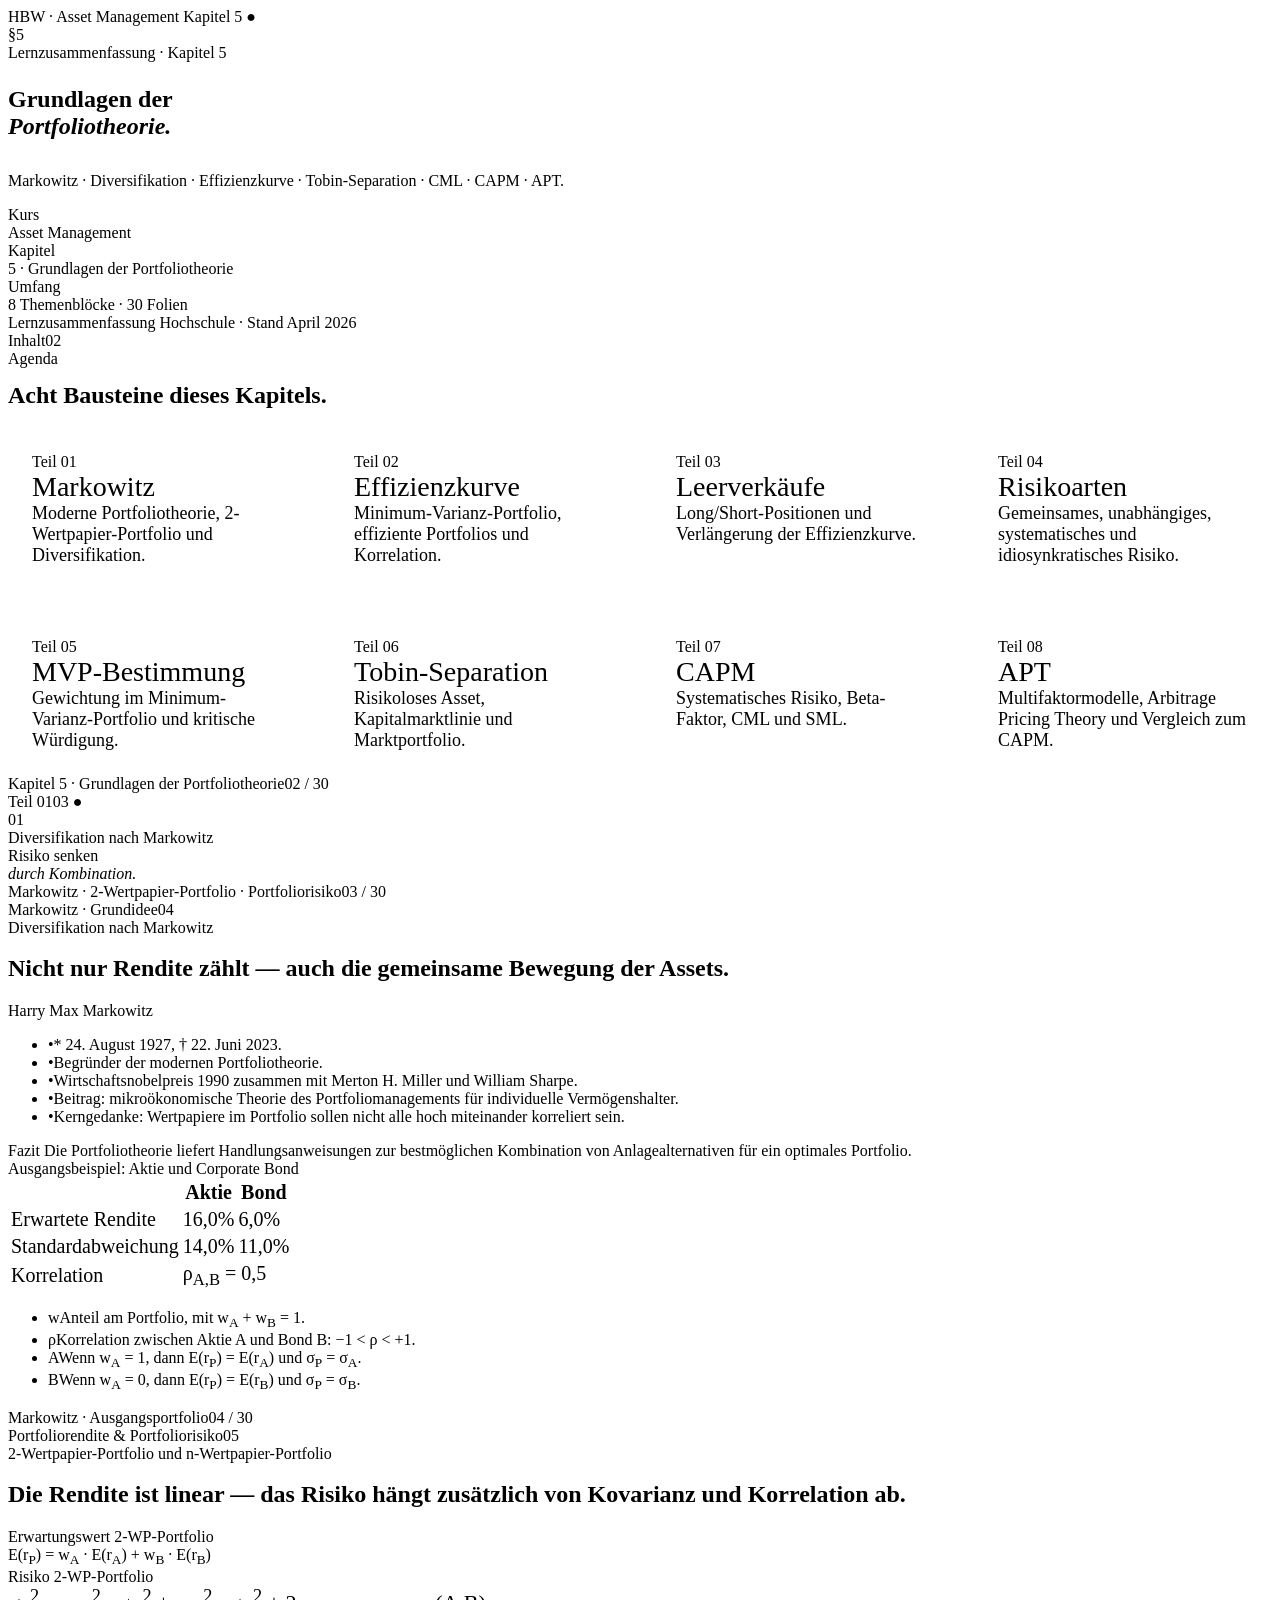
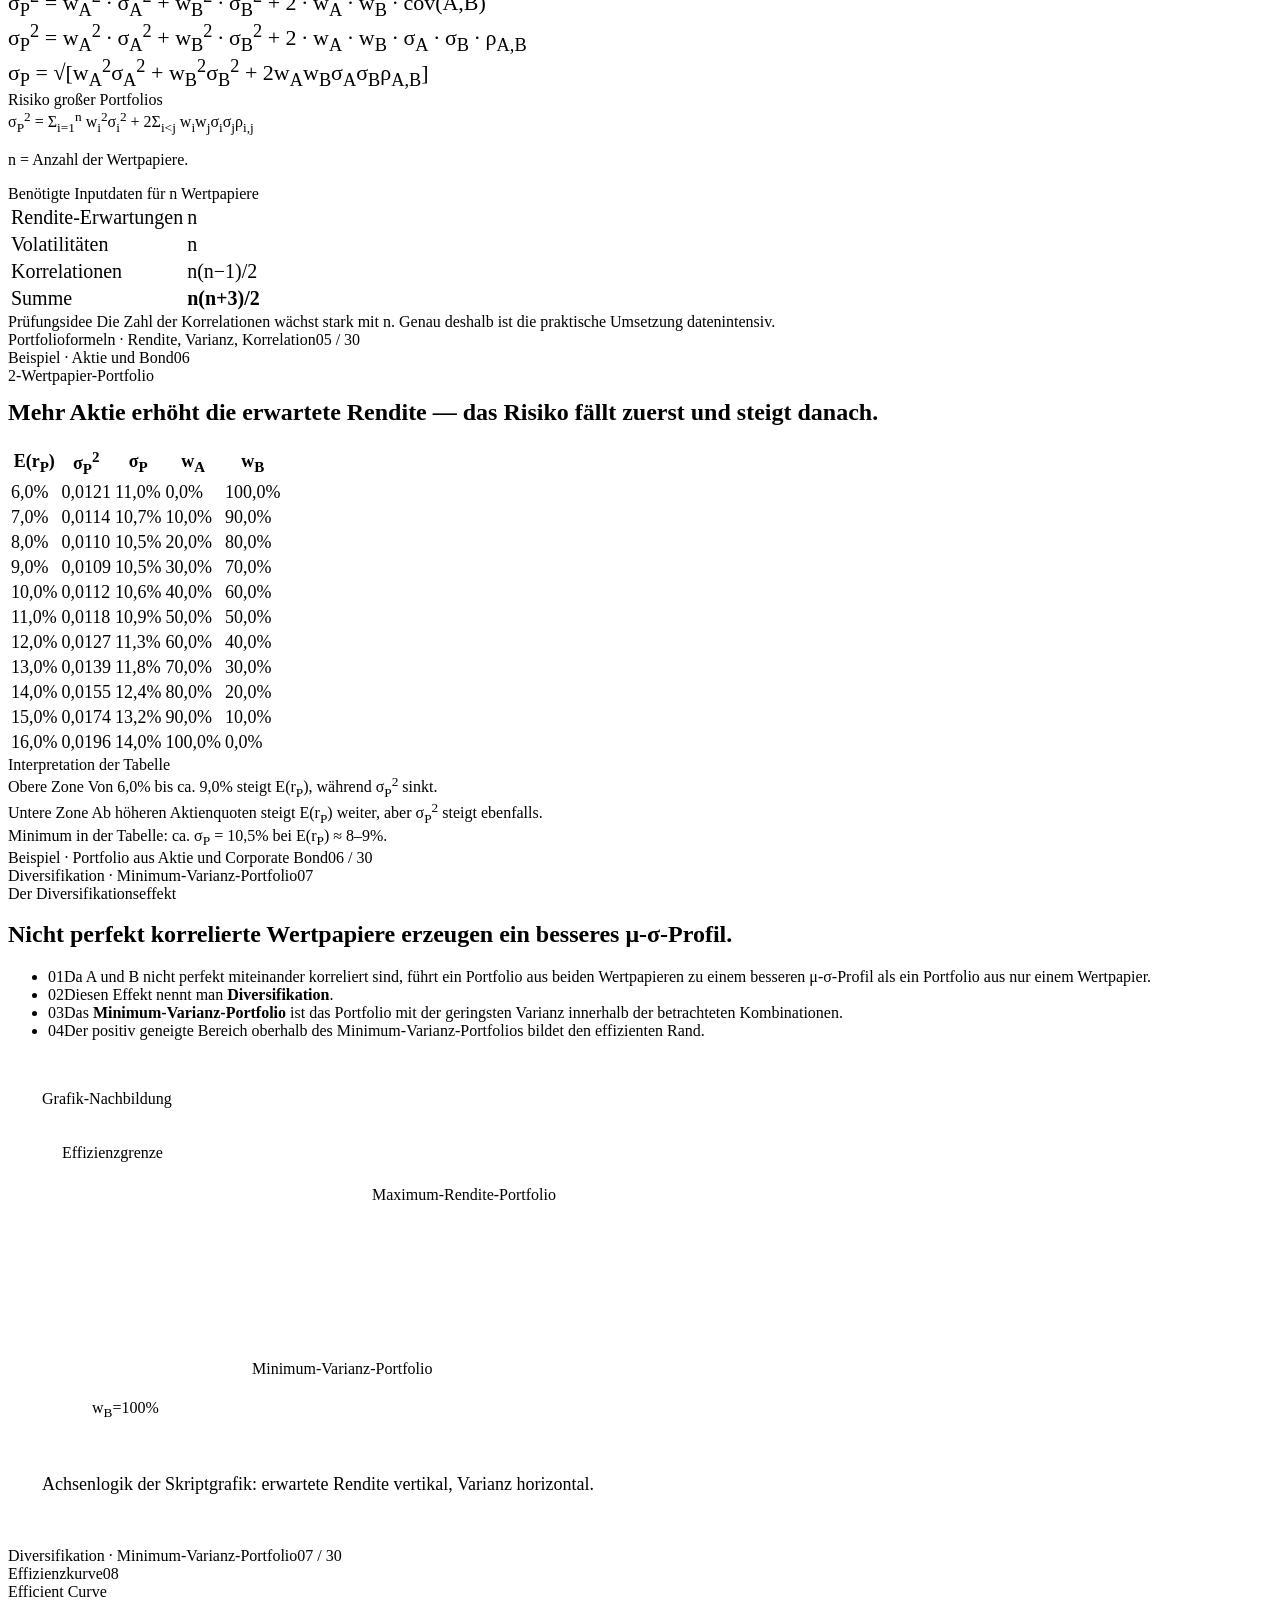
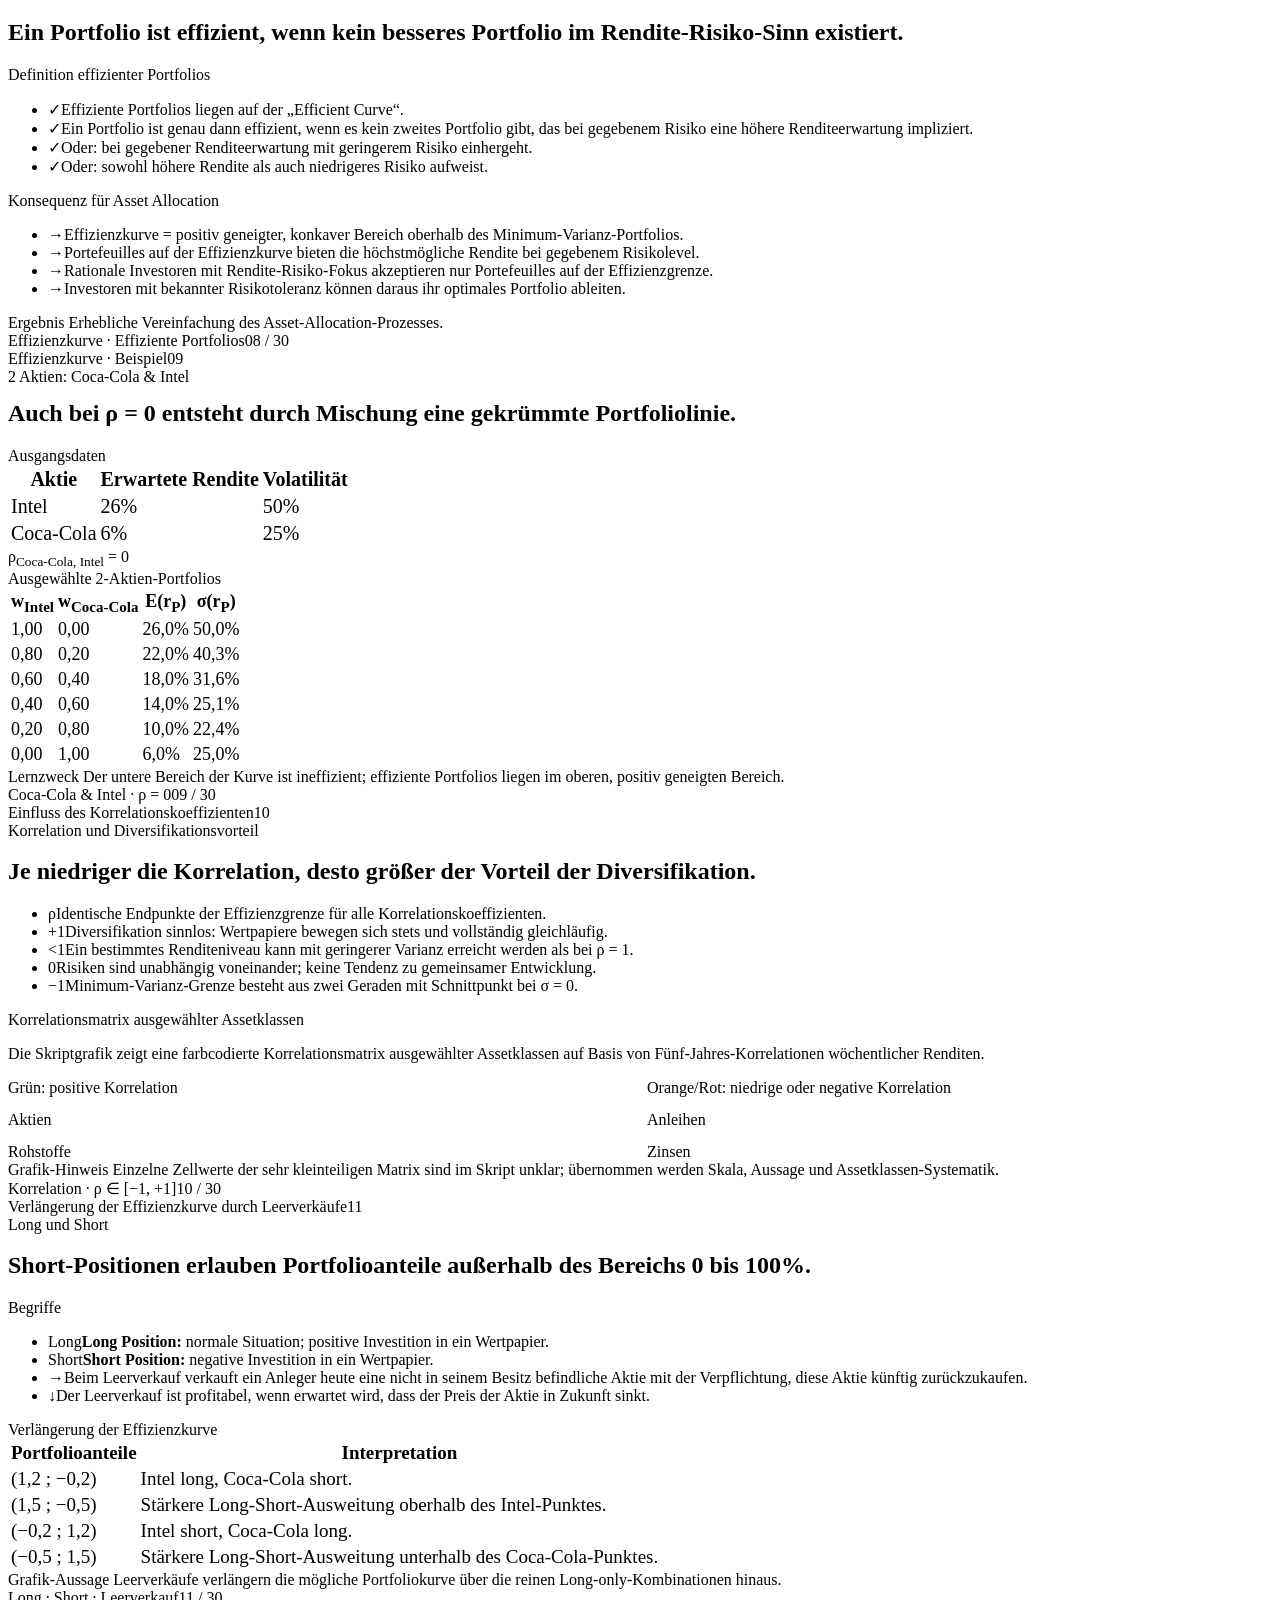
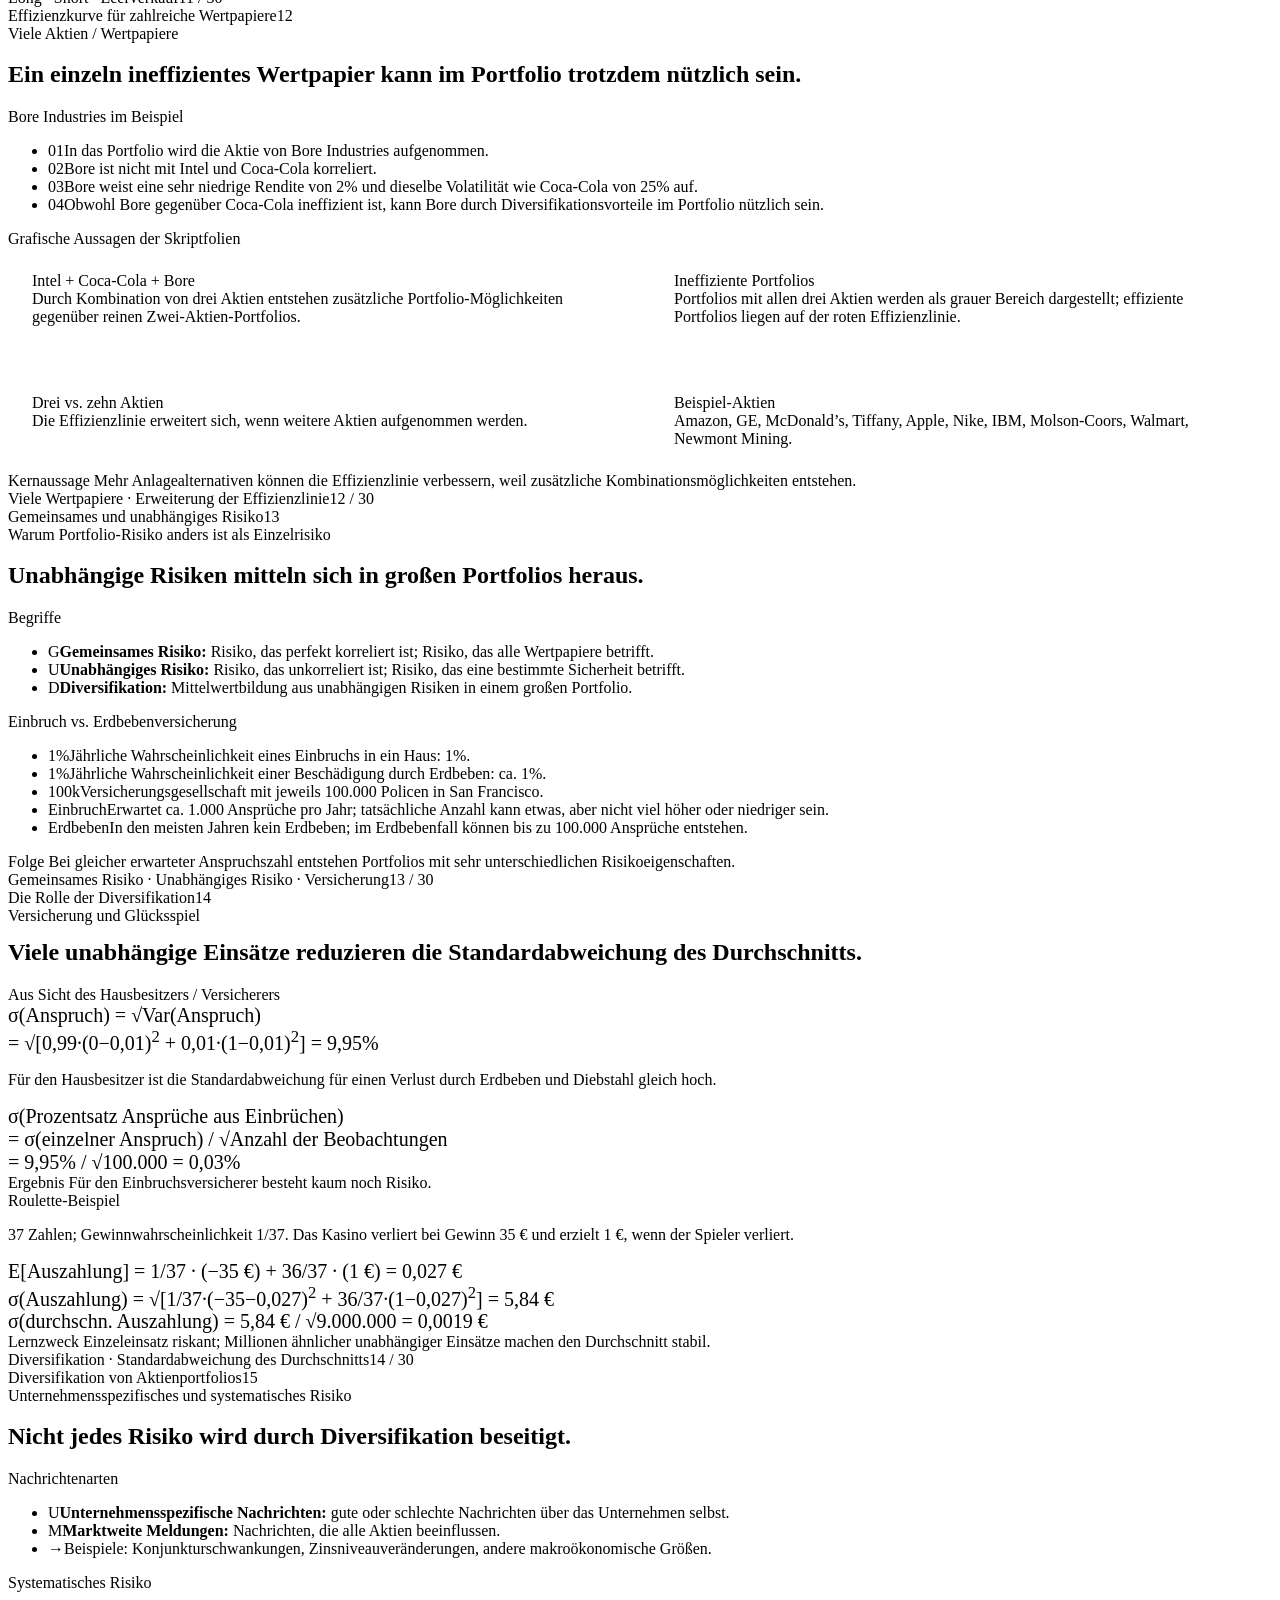
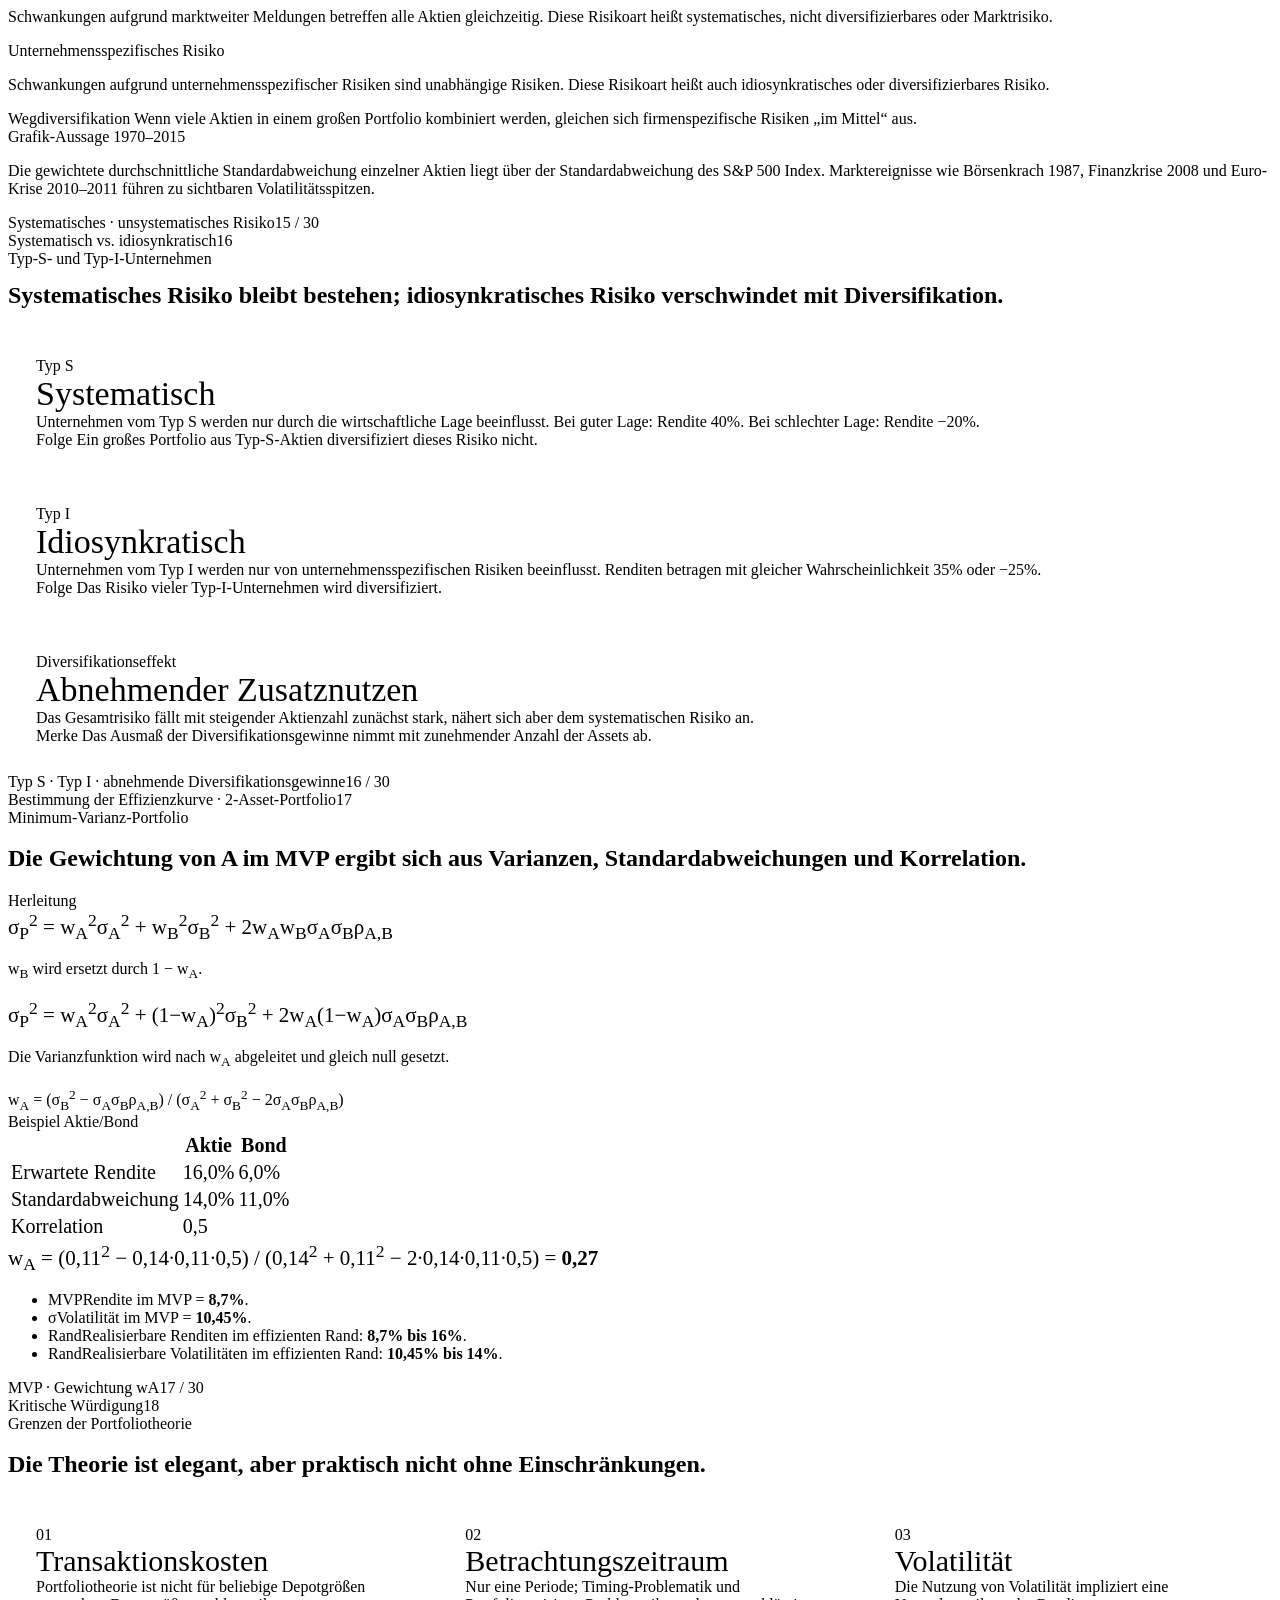
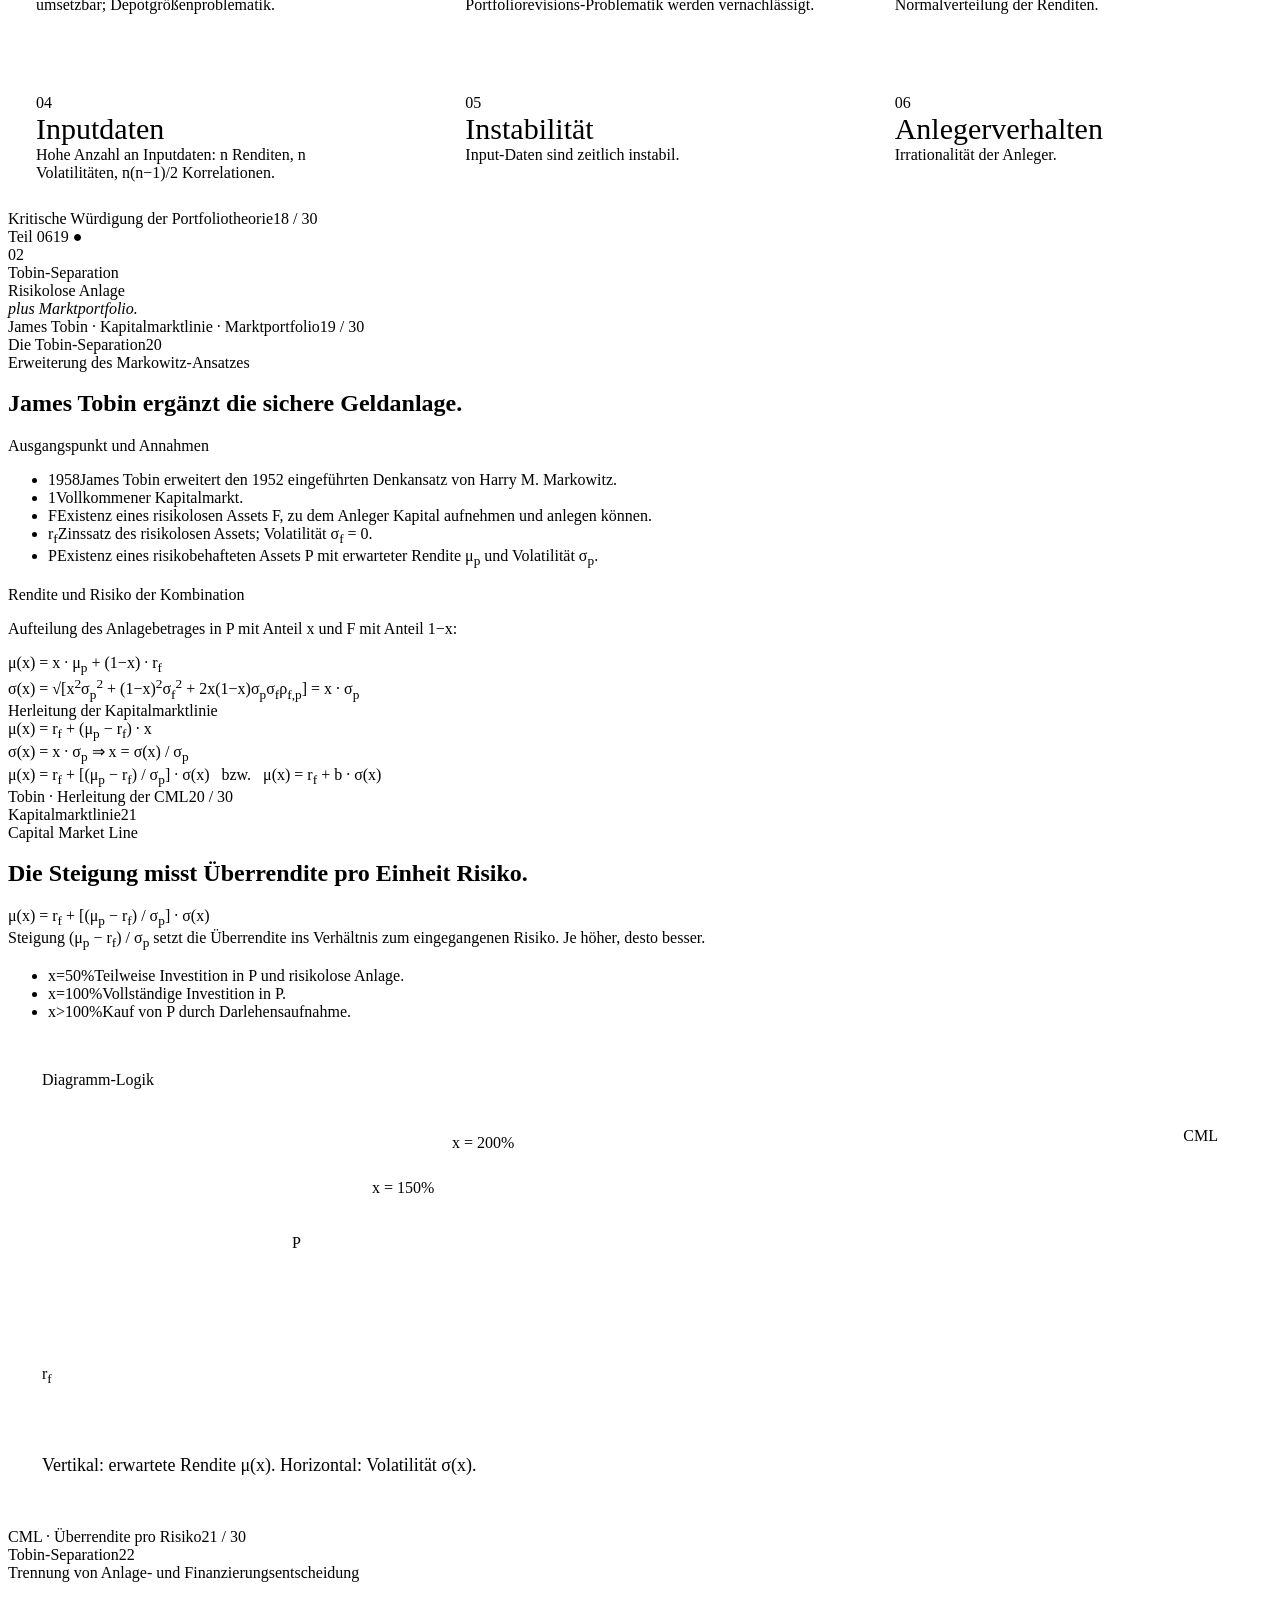
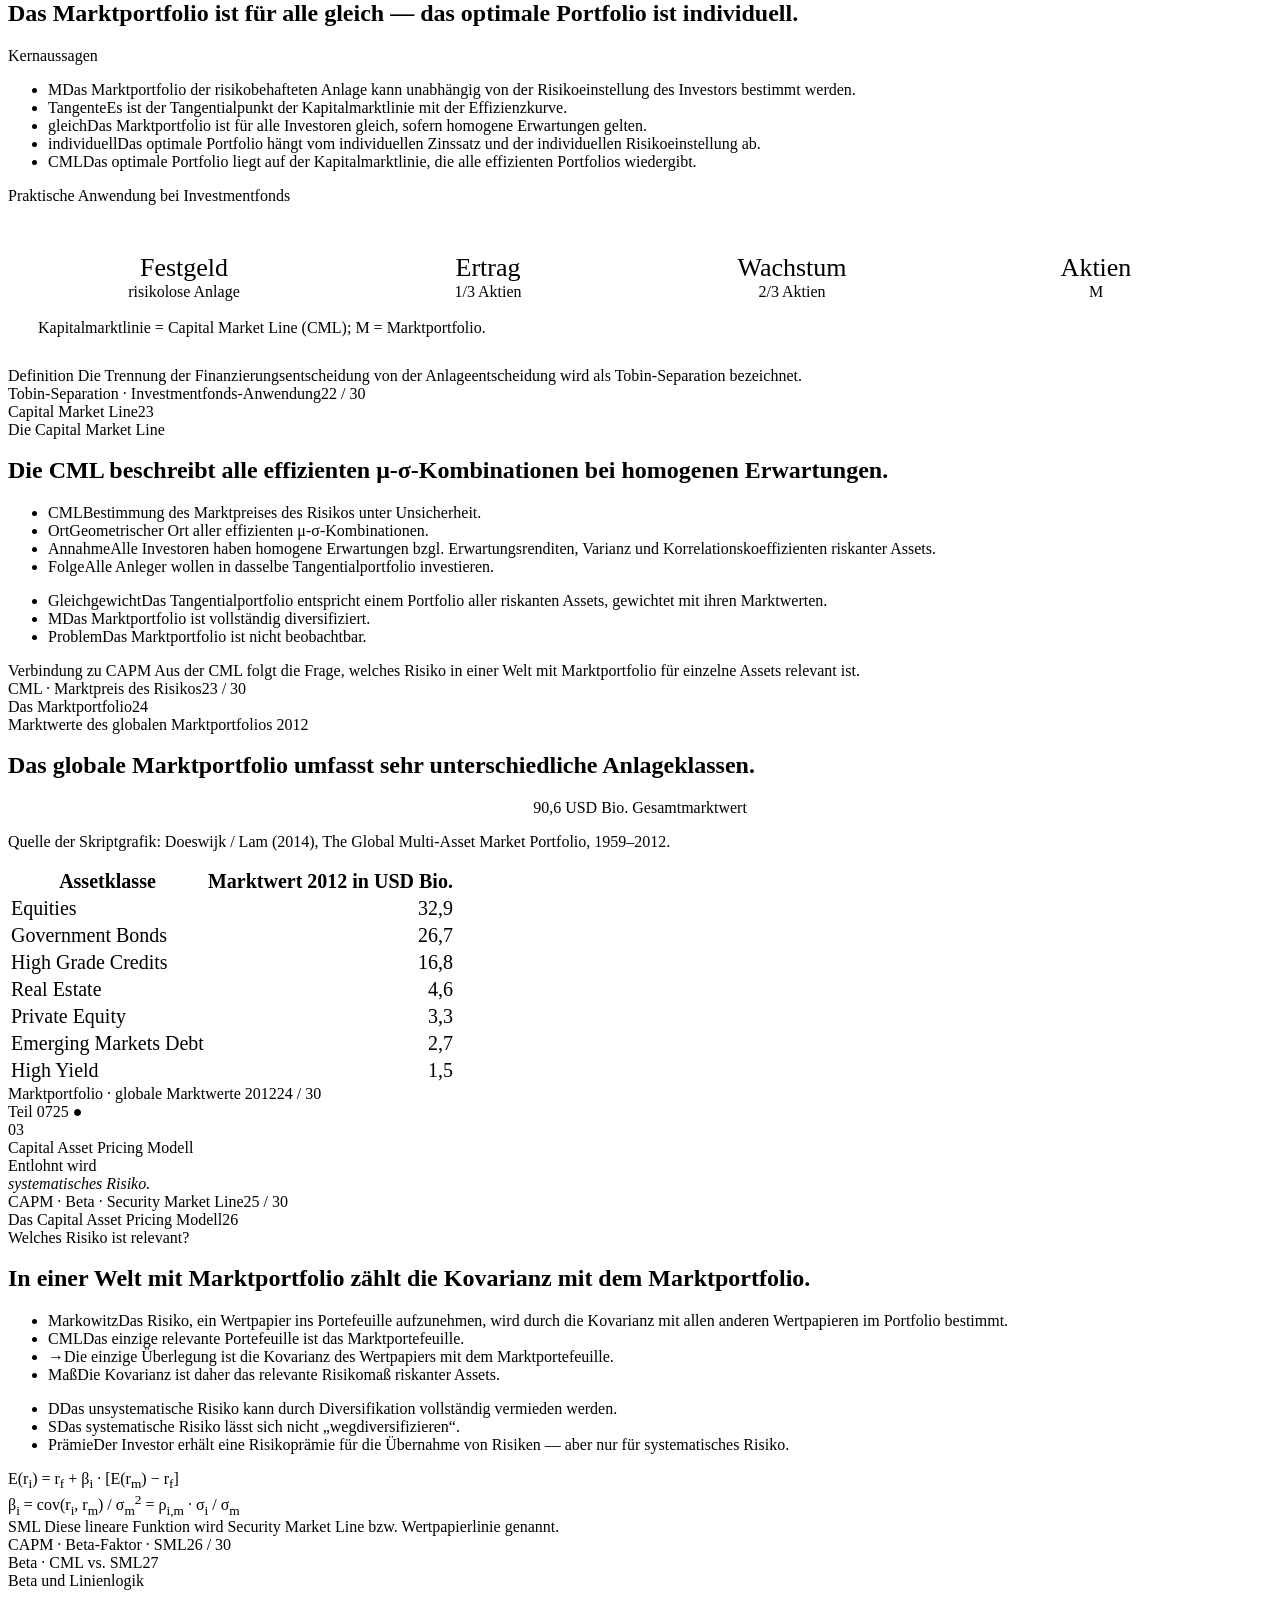
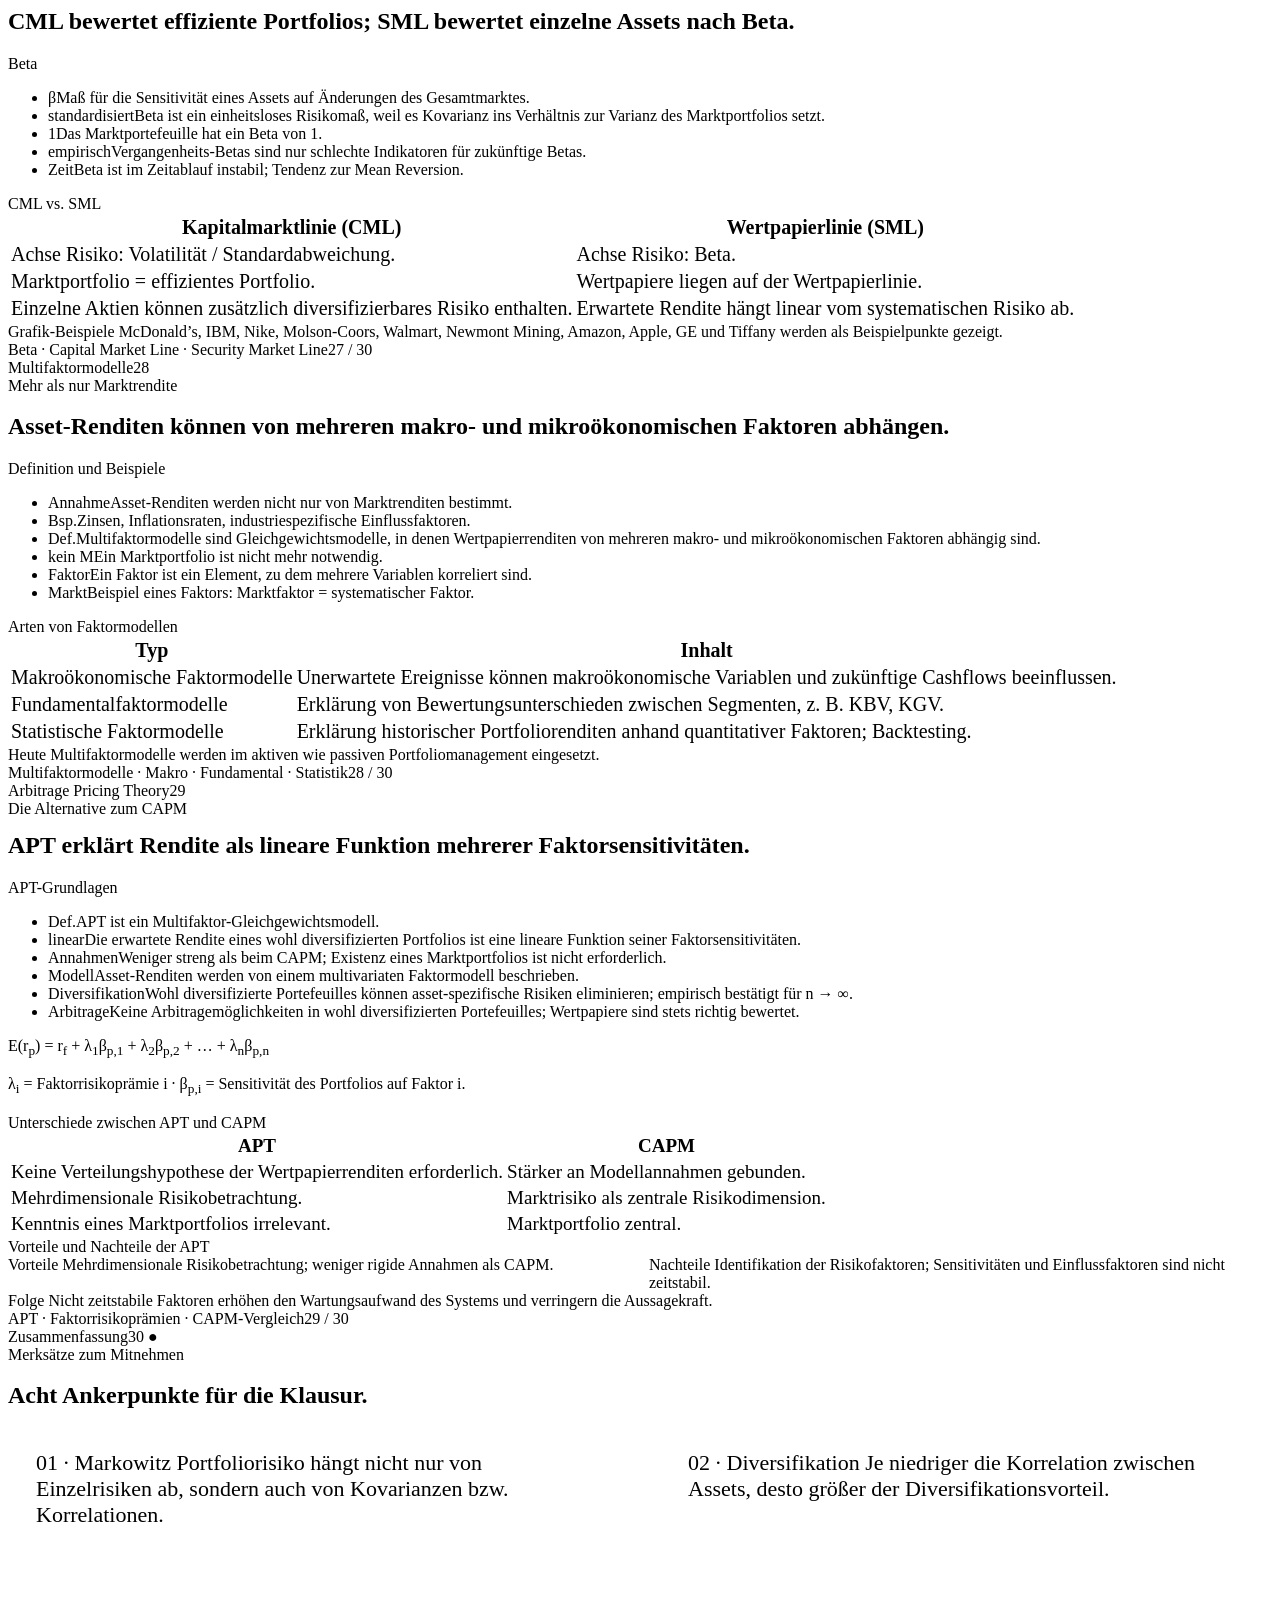
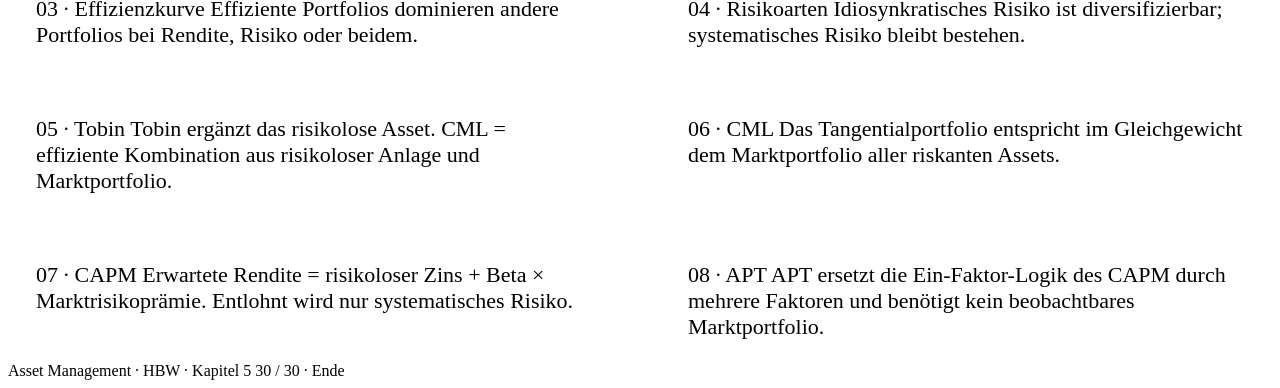
<file: topics/kapitel-5-grundlagen-der-portfoliotheorie.html>
<!-- MODULE_CHAPTER_START: kapitel-5 | Kapitel 5 · Grundlagen der Portfoliotheorie | slides=30 -->
<!-- Dieses Topic ist ein HTML-Fragment: keine <html>, <head>, <body> Tags einfügen. -->

<section
  id="kapitel-5-slide-01"
  class="slide-title module-slide chapter-start"
  data-module="asset-management"
  data-chapter-key="kapitel-5"
  data-chapter-short="Kapitel 5"
  data-chapter-title="Kapitel 5 · Grundlagen der Portfoliotheorie"
  data-chapter-start="true"
  data-screen-label="01 Title"
  data-slide-label="01 Title"
  data-slide-index="1"
  data-slide-total="30">
  <div class="chrome-top">
    <span>HBW · Asset Management</span>
    <span>Kapitel 5 <span class="dot">●</span></span>
  </div>

  <div class="big-mark">§5</div>

  <div class="stack">
    <div class="eyebrow">Lernzusammenfassung · Kapitel 5</div>
    <h1 class="display" style="margin-top:24px;">
      Grundlagen der<br/>
      <em style="font-style:italic; color:var(--accent);">Portfoliotheorie.</em>
    </h1>
    <p class="sub" style="margin-top:32px; max-width:1180px;">
      Markowitz · Diversifikation · Effizienzkurve · Tobin-Separation · CML · CAPM · APT.
    </p>
  </div>

  <div class="meta">
    <div class="block">
      <div class="k">Kurs</div>
      <div class="v">Asset Management</div>
    </div>
    <div class="block">
      <div class="k">Kapitel</div>
      <div class="v">5 · Grundlagen der Portfoliotheorie</div>
    </div>
    <div class="block">
      <div class="k">Umfang</div>
      <div class="v">8 Themenblöcke · 30 Folien</div>
    </div>
  </div>

  <div class="chrome-bot">
    <span>Lernzusammenfassung</span>
    <span>Hochschule · Stand April 2026</span>
  </div>
</section>

<section
  id="kapitel-5-slide-02"
  class="module-slide"
  data-module="asset-management"
  data-chapter-key="kapitel-5"
  data-chapter-short="Kapitel 5"
  data-chapter-title="Kapitel 5 · Grundlagen der Portfoliotheorie"
  data-screen-label="02 Agenda"
  data-slide-label="02 Agenda"
  data-slide-index="2"
  data-slide-total="30">
  <div class="chrome-top"><span>Inhalt</span><span>02</span></div>

  <div class="content-head" style="top:150px;">
    <div class="eyebrow">Agenda</div>
    <h2 class="title-lg" style="margin-top:14px;">Acht Bausteine dieses Kapitels.</h2>
  </div>

  <div class="content-body" style="top:360px;">
    <div style="display:grid; grid-template-columns:1fr 1fr 1fr 1fr; gap:24px;">
      <div class="card" style="padding:24px;">
        <div class="card-eyebrow">Teil 01</div>
        <div class="card-title" style="font-size:28px;">Markowitz</div>
        <div class="card-body" style="font-size:18px;">Moderne Portfoliotheorie, 2-Wertpapier-Portfolio und Diversifikation.</div>
      </div>
      <div class="card" style="padding:24px;">
        <div class="card-eyebrow">Teil 02</div>
        <div class="card-title" style="font-size:28px;">Effizienzkurve</div>
        <div class="card-body" style="font-size:18px;">Minimum-Varianz-Portfolio, effiziente Portfolios und Korrelation.</div>
      </div>
      <div class="card" style="padding:24px;">
        <div class="card-eyebrow">Teil 03</div>
        <div class="card-title" style="font-size:28px;">Leerverkäufe</div>
        <div class="card-body" style="font-size:18px;">Long/Short-Positionen und Verlängerung der Effizienzkurve.</div>
      </div>
      <div class="card" style="padding:24px;">
        <div class="card-eyebrow">Teil 04</div>
        <div class="card-title" style="font-size:28px;">Risikoarten</div>
        <div class="card-body" style="font-size:18px;">Gemeinsames, unabhängiges, systematisches und idiosynkratisches Risiko.</div>
      </div>
      <div class="card" style="padding:24px;">
        <div class="card-eyebrow">Teil 05</div>
        <div class="card-title" style="font-size:28px;">MVP-Bestimmung</div>
        <div class="card-body" style="font-size:18px;">Gewichtung im Minimum-Varianz-Portfolio und kritische Würdigung.</div>
      </div>
      <div class="card" style="padding:24px;">
        <div class="card-eyebrow">Teil 06</div>
        <div class="card-title" style="font-size:28px;">Tobin-Separation</div>
        <div class="card-body" style="font-size:18px;">Risikoloses Asset, Kapitalmarktlinie und Marktportfolio.</div>
      </div>
      <div class="card" style="padding:24px;">
        <div class="card-eyebrow">Teil 07</div>
        <div class="card-title" style="font-size:28px;">CAPM</div>
        <div class="card-body" style="font-size:18px;">Systematisches Risiko, Beta-Faktor, CML und SML.</div>
      </div>
      <div class="card" style="padding:24px;">
        <div class="card-eyebrow">Teil 08</div>
        <div class="card-title" style="font-size:28px;">APT</div>
        <div class="card-body" style="font-size:18px;">Multifaktormodelle, Arbitrage Pricing Theory und Vergleich zum CAPM.</div>
      </div>
    </div>
  </div>

  <div class="chrome-bot"><span>Kapitel 5 · Grundlagen der Portfoliotheorie</span><span>02 / 30</span></div>
</section>

<section
  id="kapitel-5-slide-03"
  class="slide-divider module-slide"
  data-module="asset-management"
  data-chapter-key="kapitel-5"
  data-chapter-short="Kapitel 5"
  data-chapter-title="Kapitel 5 · Grundlagen der Portfoliotheorie"
  data-screen-label="03 Divider Markowitz"
  data-slide-label="03 Divider Markowitz"
  data-slide-index="3"
  data-slide-total="30">
  <div class="chrome-top"><span>Teil 01</span><span>03 <span class="dot">●</span></span></div>
  <div class="big-num">01</div>
  <div class="sub-label" style="top:180px;">Diversifikation nach Markowitz</div>
  <div class="big-title">
    Risiko senken<br/>
    <em style="color:var(--accent-2);">durch Kombination.</em>
  </div>
  <div class="chrome-bot"><span>Markowitz · 2-Wertpapier-Portfolio · Portfoliorisiko</span><span>03 / 30</span></div>
</section>

<section
  id="kapitel-5-slide-04"
  class="module-slide"
  data-module="asset-management"
  data-chapter-key="kapitel-5"
  data-chapter-short="Kapitel 5"
  data-chapter-title="Kapitel 5 · Grundlagen der Portfoliotheorie"
  data-screen-label="04 Markowitz Grundlagen"
  data-slide-label="04 Markowitz Grundlagen"
  data-slide-index="4"
  data-slide-total="30">
  <div class="chrome-top"><span>Markowitz · Grundidee</span><span>04</span></div>

  <div class="content-head">
    <div class="eyebrow">Diversifikation nach Markowitz</div>
    <h2 class="title-md" style="margin-top:18px;">Nicht nur Rendite zählt — auch die gemeinsame Bewegung der Assets.</h2>
  </div>

  <div class="content-body" style="top:330px;">
    <div class="two-col" style="gap:64px;">
      <div>
        <div class="label">Harry Max Markowitz</div>
        <ul class="clean mt-16">
          <li><span class="marker">•</span><span>* 24. August 1927, † 22. Juni 2023.</span></li>
          <li><span class="marker">•</span><span>Begründer der modernen Portfoliotheorie.</span></li>
          <li><span class="marker">•</span><span>Wirtschaftsnobelpreis 1990 zusammen mit Merton H. Miller und William Sharpe.</span></li>
          <li><span class="marker">•</span><span>Beitrag: mikroökonomische Theorie des Portfoliomanagements für individuelle Vermögenshalter.</span></li>
          <li><span class="marker">•</span><span>Kerngedanke: Wertpapiere im Portfolio sollen nicht alle hoch miteinander korreliert sein.</span></li>
        </ul>
        <div class="callout mt-32">
          <span class="tag">Fazit</span>
          Die Portfoliotheorie liefert Handlungsanweisungen zur bestmöglichen Kombination von Anlagealternativen für ein optimales Portfolio.
        </div>
      </div>

      <div>
        <div class="label">Ausgangsbeispiel: Aktie und Corporate Bond</div>
        <table class="grid-tbl mt-16" style="font-size:20px;">
          <thead>
            <tr><th></th><th>Aktie</th><th>Bond</th></tr>
          </thead>
          <tbody>
            <tr><td class="k">Erwartete Rendite</td><td>16,0%</td><td>6,0%</td></tr>
            <tr><td class="k">Standardabweichung</td><td>14,0%</td><td>11,0%</td></tr>
            <tr><td class="k">Korrelation</td><td colspan="2">ρ<sub>A,B</sub> = 0,5</td></tr>
          </tbody>
        </table>
        <ul class="clean mt-24">
          <li><span class="marker">w</span><span>Anteil am Portfolio, mit w<sub>A</sub> + w<sub>B</sub> = 1.</span></li>
          <li><span class="marker">ρ</span><span>Korrelation zwischen Aktie A und Bond B: −1 &lt; ρ &lt; +1.</span></li>
          <li><span class="marker">A</span><span>Wenn w<sub>A</sub> = 1, dann E(r<sub>P</sub>) = E(r<sub>A</sub>) und σ<sub>P</sub> = σ<sub>A</sub>.</span></li>
          <li><span class="marker">B</span><span>Wenn w<sub>A</sub> = 0, dann E(r<sub>P</sub>) = E(r<sub>B</sub>) und σ<sub>P</sub> = σ<sub>B</sub>.</span></li>
        </ul>
      </div>
    </div>
  </div>

  <div class="chrome-bot"><span>Markowitz · Ausgangsportfolio</span><span>04 / 30</span></div>
</section>

<section
  id="kapitel-5-slide-05"
  class="module-slide"
  data-module="asset-management"
  data-chapter-key="kapitel-5"
  data-chapter-short="Kapitel 5"
  data-chapter-title="Kapitel 5 · Grundlagen der Portfoliotheorie"
  data-screen-label="05 Portfolioformeln"
  data-slide-label="05 Portfolioformeln"
  data-slide-index="5"
  data-slide-total="30">
  <div class="chrome-top"><span>Portfoliorendite &amp; Portfoliorisiko</span><span>05</span></div>

  <div class="content-head">
    <div class="eyebrow">2-Wertpapier-Portfolio und n-Wertpapier-Portfolio</div>
    <h2 class="title-md" style="margin-top:18px;">Die Rendite ist linear — das Risiko hängt zusätzlich von Kovarianz und Korrelation ab.</h2>
  </div>

  <div class="content-body" style="top:330px;">
    <div class="two-col" style="gap:56px;">
      <div>
        <div class="label">Erwartungswert 2-WP-Portfolio</div>
        <div class="formula-box mt-16">
          E(r<sub>P</sub>) = w<sub>A</sub> · E(r<sub>A</sub>) + w<sub>B</sub> · E(r<sub>B</sub>)
        </div>

        <div class="label mt-32">Risiko 2-WP-Portfolio</div>
        <div class="formula-box mt-16" style="font-size:22px;">
          σ<sub>P</sub><sup>2</sup> =
          w<sub>A</sub><sup>2</sup> · σ<sub>A</sub><sup>2</sup>
          + w<sub>B</sub><sup>2</sup> · σ<sub>B</sub><sup>2</sup>
          + 2 · w<sub>A</sub> · w<sub>B</sub> · cov(A,B)
        </div>
        <div class="formula-box mt-16" style="font-size:22px;">
          σ<sub>P</sub><sup>2</sup> =
          w<sub>A</sub><sup>2</sup> · σ<sub>A</sub><sup>2</sup>
          + w<sub>B</sub><sup>2</sup> · σ<sub>B</sub><sup>2</sup>
          + 2 · w<sub>A</sub> · w<sub>B</sub> · σ<sub>A</sub> · σ<sub>B</sub> · ρ<sub>A,B</sub>
        </div>
        <div class="formula-box mt-16" style="font-size:22px;">
          σ<sub>P</sub> =
          √[w<sub>A</sub><sup>2</sup>σ<sub>A</sub><sup>2</sup>
          + w<sub>B</sub><sup>2</sup>σ<sub>B</sub><sup>2</sup>
          + 2w<sub>A</sub>w<sub>B</sub>σ<sub>A</sub>σ<sub>B</sub>ρ<sub>A,B</sub>]
        </div>
      </div>

      <div>
        <div class="label">Risiko großer Portfolios</div>
        <div class="formula-box mt-16">
          σ<sub>P</sub><sup>2</sup> =
          Σ<sub>i=1</sub><sup>n</sup> w<sub>i</sub><sup>2</sup>σ<sub>i</sub><sup>2</sup>
          + 2Σ<sub>i&lt;j</sub> w<sub>i</sub>w<sub>j</sub>σ<sub>i</sub>σ<sub>j</sub>ρ<sub>i,j</sub>
        </div>
        <p class="body mt-16">n = Anzahl der Wertpapiere.</p>

        <div class="label mt-32">Benötigte Inputdaten für n Wertpapiere</div>
        <table class="grid-tbl mt-16" style="font-size:20px;">
          <tbody>
            <tr><td class="k">Rendite-Erwartungen</td><td>n</td></tr>
            <tr><td class="k">Volatilitäten</td><td>n</td></tr>
            <tr><td class="k">Korrelationen</td><td>n(n−1)/2</td></tr>
            <tr><td class="k">Summe</td><td><strong>n(n+3)/2</strong></td></tr>
          </tbody>
        </table>

        <div class="callout mt-24">
          <span class="tag">Prüfungsidee</span>
          Die Zahl der Korrelationen wächst stark mit n. Genau deshalb ist die praktische Umsetzung datenintensiv.
        </div>
      </div>
    </div>
  </div>

  <div class="chrome-bot"><span>Portfolioformeln · Rendite, Varianz, Korrelation</span><span>05 / 30</span></div>
</section>

<section
  id="kapitel-5-slide-06"
  class="module-slide"
  data-module="asset-management"
  data-chapter-key="kapitel-5"
  data-chapter-short="Kapitel 5"
  data-chapter-title="Kapitel 5 · Grundlagen der Portfoliotheorie"
  data-screen-label="06 Beispiel Aktie Bond"
  data-slide-label="06 Beispiel Aktie Bond"
  data-slide-index="6"
  data-slide-total="30">
  <div class="chrome-top"><span>Beispiel · Aktie und Bond</span><span>06</span></div>

  <div class="content-head" style="top:120px;">
    <div class="eyebrow">2-Wertpapier-Portfolio</div>
    <h2 class="title-md" style="margin-top:14px;">Mehr Aktie erhöht die erwartete Rendite — das Risiko fällt zuerst und steigt danach.</h2>
  </div>

  <div class="content-body" style="top:270px;">
    <div class="two-col" style="grid-template-columns: 7fr 5fr; gap:48px;">
      <div>
        <table class="grid-tbl" style="font-size:18px;">
          <thead>
            <tr>
              <th>E(r<sub>P</sub>)</th>
              <th>σ<sub>P</sub><sup>2</sup></th>
              <th>σ<sub>P</sub></th>
              <th>w<sub>A</sub></th>
              <th>w<sub>B</sub></th>
            </tr>
          </thead>
          <tbody>
            <tr><td>6,0%</td><td>0,0121</td><td>11,0%</td><td>0,0%</td><td>100,0%</td></tr>
            <tr><td>7,0%</td><td>0,0114</td><td>10,7%</td><td>10,0%</td><td>90,0%</td></tr>
            <tr><td>8,0%</td><td>0,0110</td><td>10,5%</td><td>20,0%</td><td>80,0%</td></tr>
            <tr><td>9,0%</td><td>0,0109</td><td>10,5%</td><td>30,0%</td><td>70,0%</td></tr>
            <tr><td>10,0%</td><td>0,0112</td><td>10,6%</td><td>40,0%</td><td>60,0%</td></tr>
            <tr><td>11,0%</td><td>0,0118</td><td>10,9%</td><td>50,0%</td><td>50,0%</td></tr>
            <tr><td>12,0%</td><td>0,0127</td><td>11,3%</td><td>60,0%</td><td>40,0%</td></tr>
            <tr><td>13,0%</td><td>0,0139</td><td>11,8%</td><td>70,0%</td><td>30,0%</td></tr>
            <tr><td>14,0%</td><td>0,0155</td><td>12,4%</td><td>80,0%</td><td>20,0%</td></tr>
            <tr><td>15,0%</td><td>0,0174</td><td>13,2%</td><td>90,0%</td><td>10,0%</td></tr>
            <tr><td>16,0%</td><td>0,0196</td><td>14,0%</td><td>100,0%</td><td>0,0%</td></tr>
          </tbody>
        </table>
      </div>

      <div>
        <div class="label">Interpretation der Tabelle</div>
        <div class="callout mt-16">
          <span class="tag">Obere Zone</span>
          Von 6,0% bis ca. 9,0% steigt E(r<sub>P</sub>), während σ<sub>P</sub><sup>2</sup> sinkt.
        </div>
        <div class="callout mt-24">
          <span class="tag">Untere Zone</span>
          Ab höheren Aktienquoten steigt E(r<sub>P</sub>) weiter, aber σ<sub>P</sub><sup>2</sup> steigt ebenfalls.
        </div>
        <div class="formula-box mt-24">
          Minimum in der Tabelle: ca. σ<sub>P</sub> = 10,5% bei E(r<sub>P</sub>) ≈ 8–9%.
        </div>
      </div>
    </div>
  </div>

  <div class="chrome-bot"><span>Beispiel · Portfolio aus Aktie und Corporate Bond</span><span>06 / 30</span></div>
</section>

<section
  id="kapitel-5-slide-07"
  class="module-slide"
  data-module="asset-management"
  data-chapter-key="kapitel-5"
  data-chapter-short="Kapitel 5"
  data-chapter-title="Kapitel 5 · Grundlagen der Portfoliotheorie"
  data-screen-label="07 Diversifikation MVP"
  data-slide-label="07 Diversifikation MVP"
  data-slide-index="7"
  data-slide-total="30">
  <div class="chrome-top"><span>Diversifikation · Minimum-Varianz-Portfolio</span><span>07</span></div>

  <div class="content-head">
    <div class="eyebrow">Der Diversifikationseffekt</div>
    <h2 class="title-md" style="margin-top:18px;">Nicht perfekt korrelierte Wertpapiere erzeugen ein besseres μ-σ-Profil.</h2>
  </div>

  <div class="content-body" style="top:330px;">
    <div class="two-col" style="gap:60px;">
      <div>
        <ul class="clean">
          <li><span class="marker">01</span><span>Da A und B nicht perfekt miteinander korreliert sind, führt ein Portfolio aus beiden Wertpapieren zu einem besseren μ-σ-Profil als ein Portfolio aus nur einem Wertpapier.</span></li>
          <li><span class="marker">02</span><span>Diesen Effekt nennt man <strong>Diversifikation</strong>.</span></li>
          <li><span class="marker">03</span><span>Das <strong>Minimum-Varianz-Portfolio</strong> ist das Portfolio mit der geringsten Varianz innerhalb der betrachteten Kombinationen.</span></li>
          <li><span class="marker">04</span><span>Der positiv geneigte Bereich oberhalb des Minimum-Varianz-Portfolios bildet den effizienten Rand.</span></li>
        </ul>
      </div>

      <div>
        <div class="card" style="padding:34px;">
          <div class="card-eyebrow">Grafik-Nachbildung</div>
          <div style="height:330px; position:relative; border-left:2px solid var(--line); border-bottom:2px solid var(--line); margin-top:18px;">
            <div style="position:absolute; left:80px; bottom:80px; width:420px; height:220px; border:3px solid var(--accent); border-radius:50%; transform:rotate(-25deg); opacity:0.45;"></div>
            <div style="position:absolute; left:140px; bottom:95px; width:16px; height:16px; background:var(--accent); border-radius:50%;"></div>
            <div style="position:absolute; left:220px; bottom:140px; width:16px; height:16px; background:var(--accent); border-radius:50%;"></div>
            <div style="position:absolute; left:310px; bottom:190px; width:16px; height:16px; background:var(--accent); border-radius:50%;"></div>
            <div style="position:absolute; left:390px; bottom:250px; width:16px; height:16px; background:var(--accent); border-radius:50%;"></div>
            <span class="pill solid" style="position:absolute; left:20px; top:18px;">Effizienzgrenze</span>
            <span class="pill" style="position:absolute; left:210px; bottom:78px;">Minimum-Varianz-Portfolio</span>
            <span class="pill" style="position:absolute; left:330px; top:60px;">Maximum-Rendite-Portfolio</span>
            <span class="pill" style="position:absolute; left:50px; bottom:35px;">w<sub>B</sub>=100%</span>
          </div>
          <p class="body mt-16" style="font-size:18px;">Achsenlogik der Skriptgrafik: erwartete Rendite vertikal, Varianz horizontal.</p>
        </div>
      </div>
    </div>
  </div>

  <div class="chrome-bot"><span>Diversifikation · Minimum-Varianz-Portfolio</span><span>07 / 30</span></div>
</section>

<section
  id="kapitel-5-slide-08"
  class="module-slide"
  data-module="asset-management"
  data-chapter-key="kapitel-5"
  data-chapter-short="Kapitel 5"
  data-chapter-title="Kapitel 5 · Grundlagen der Portfoliotheorie"
  data-screen-label="08 Effizienzkurve"
  data-slide-label="08 Effizienzkurve"
  data-slide-index="8"
  data-slide-total="30">
  <div class="chrome-top"><span>Effizienzkurve</span><span>08</span></div>

  <div class="content-head">
    <div class="eyebrow">Efficient Curve</div>
    <h2 class="title-md" style="margin-top:18px;">Ein Portfolio ist effizient, wenn kein besseres Portfolio im Rendite-Risiko-Sinn existiert.</h2>
  </div>

  <div class="content-body" style="top:340px;">
    <div class="two-col" style="gap:56px;">
      <div>
        <div class="label">Definition effizienter Portfolios</div>
        <ul class="clean mt-16">
          <li><span class="marker">✓</span><span>Effiziente Portfolios liegen auf der „Efficient Curve“.</span></li>
          <li><span class="marker">✓</span><span>Ein Portfolio ist genau dann effizient, wenn es kein zweites Portfolio gibt, das bei gegebenem Risiko eine höhere Renditeerwartung impliziert.</span></li>
          <li><span class="marker">✓</span><span>Oder: bei gegebener Renditeerwartung mit geringerem Risiko einhergeht.</span></li>
          <li><span class="marker">✓</span><span>Oder: sowohl höhere Rendite als auch niedrigeres Risiko aufweist.</span></li>
        </ul>
      </div>
      <div>
        <div class="label">Konsequenz für Asset Allocation</div>
        <ul class="clean mt-16">
          <li><span class="marker">→</span><span>Effizienzkurve = positiv geneigter, konkaver Bereich oberhalb des Minimum-Varianz-Portfolios.</span></li>
          <li><span class="marker">→</span><span>Portefeuilles auf der Effizienzkurve bieten die höchstmögliche Rendite bei gegebenem Risikolevel.</span></li>
          <li><span class="marker">→</span><span>Rationale Investoren mit Rendite-Risiko-Fokus akzeptieren nur Portefeuilles auf der Effizienzgrenze.</span></li>
          <li><span class="marker">→</span><span>Investoren mit bekannter Risikotoleranz können daraus ihr optimales Portfolio ableiten.</span></li>
        </ul>
        <div class="callout mt-24">
          <span class="tag">Ergebnis</span>
          Erhebliche Vereinfachung des Asset-Allocation-Prozesses.
        </div>
      </div>
    </div>
  </div>

  <div class="chrome-bot"><span>Effizienzkurve · Effiziente Portfolios</span><span>08 / 30</span></div>
</section>

<section
  id="kapitel-5-slide-09"
  class="module-slide"
  data-module="asset-management"
  data-chapter-key="kapitel-5"
  data-chapter-short="Kapitel 5"
  data-chapter-title="Kapitel 5 · Grundlagen der Portfoliotheorie"
  data-screen-label="09 Coca Cola Intel"
  data-slide-label="09 Coca Cola Intel"
  data-slide-index="9"
  data-slide-total="30">
  <div class="chrome-top"><span>Effizienzkurve · Beispiel</span><span>09</span></div>

  <div class="content-head" style="top:120px;">
    <div class="eyebrow">2 Aktien: Coca-Cola &amp; Intel</div>
    <h2 class="title-md" style="margin-top:14px;">Auch bei ρ = 0 entsteht durch Mischung eine gekrümmte Portfoliolinie.</h2>
  </div>

  <div class="content-body" style="top:280px;">
    <div class="two-col" style="grid-template-columns: 5fr 7fr; gap:48px;">
      <div>
        <div class="label">Ausgangsdaten</div>
        <table class="grid-tbl mt-16" style="font-size:20px;">
          <thead>
            <tr><th>Aktie</th><th>Erwartete Rendite</th><th>Volatilität</th></tr>
          </thead>
          <tbody>
            <tr><td class="k">Intel</td><td>26%</td><td>50%</td></tr>
            <tr><td class="k">Coca-Cola</td><td>6%</td><td>25%</td></tr>
          </tbody>
        </table>
        <div class="formula-box mt-20">ρ<sub>Coca-Cola, Intel</sub> = 0</div>
      </div>

      <div>
        <div class="label">Ausgewählte 2-Aktien-Portfolios</div>
        <table class="grid-tbl mt-16" style="font-size:18px;">
          <thead>
            <tr><th>w<sub>Intel</sub></th><th>w<sub>Coca-Cola</sub></th><th>E(r<sub>P</sub>)</th><th>σ(r<sub>P</sub>)</th></tr>
          </thead>
          <tbody>
            <tr><td>1,00</td><td>0,00</td><td>26,0%</td><td>50,0%</td></tr>
            <tr><td>0,80</td><td>0,20</td><td>22,0%</td><td>40,3%</td></tr>
            <tr><td>0,60</td><td>0,40</td><td>18,0%</td><td>31,6%</td></tr>
            <tr><td>0,40</td><td>0,60</td><td>14,0%</td><td>25,1%</td></tr>
            <tr><td>0,20</td><td>0,80</td><td>10,0%</td><td>22,4%</td></tr>
            <tr><td>0,00</td><td>1,00</td><td>6,0%</td><td>25,0%</td></tr>
          </tbody>
        </table>
        <div class="callout mt-20">
          <span class="tag">Lernzweck</span>
          Der untere Bereich der Kurve ist ineffizient; effiziente Portfolios liegen im oberen, positiv geneigten Bereich.
        </div>
      </div>
    </div>
  </div>

  <div class="chrome-bot"><span>Coca-Cola &amp; Intel · ρ = 0</span><span>09 / 30</span></div>
</section>

<section
  id="kapitel-5-slide-10"
  class="module-slide"
  data-module="asset-management"
  data-chapter-key="kapitel-5"
  data-chapter-short="Kapitel 5"
  data-chapter-title="Kapitel 5 · Grundlagen der Portfoliotheorie"
  data-screen-label="10 Korrelation"
  data-slide-label="10 Korrelation"
  data-slide-index="10"
  data-slide-total="30">
  <div class="chrome-top"><span>Einfluss des Korrelationskoeffizienten</span><span>10</span></div>

  <div class="content-head">
    <div class="eyebrow">Korrelation und Diversifikationsvorteil</div>
    <h2 class="title-md" style="margin-top:18px;">Je niedriger die Korrelation, desto größer der Vorteil der Diversifikation.</h2>
  </div>

  <div class="content-body" style="top:340px;">
    <div class="two-col" style="gap:56px;">
      <div>
        <ul class="clean">
          <li><span class="marker">ρ</span><span>Identische Endpunkte der Effizienzgrenze für alle Korrelationskoeffizienten.</span></li>
          <li><span class="marker">+1</span><span>Diversifikation sinnlos: Wertpapiere bewegen sich stets und vollständig gleichläufig.</span></li>
          <li><span class="marker">&lt;1</span><span>Ein bestimmtes Renditeniveau kann mit geringerer Varianz erreicht werden als bei ρ = 1.</span></li>
          <li><span class="marker">0</span><span>Risiken sind unabhängig voneinander; keine Tendenz zu gemeinsamer Entwicklung.</span></li>
          <li><span class="marker">−1</span><span>Minimum-Varianz-Grenze besteht aus zwei Geraden mit Schnittpunkt bei σ = 0.</span></li>
        </ul>
      </div>

      <div>
        <div class="label">Korrelationsmatrix ausgewählter Assetklassen</div>
        <p class="body mt-16">
          Die Skriptgrafik zeigt eine farbcodierte Korrelationsmatrix ausgewählter Assetklassen auf Basis von Fünf-Jahres-Korrelationen wöchentlicher Renditen.
        </p>
        <div class="mt-20" style="display:grid; grid-template-columns:1fr 1fr; gap:14px;">
          <span class="pill ok">Grün: positive Korrelation</span>
          <span class="pill bad">Orange/Rot: niedrige oder negative Korrelation</span>
          <span class="pill solid">Aktien</span>
          <span class="pill solid">Anleihen</span>
          <span class="pill solid">Rohstoffe</span>
          <span class="pill solid">Zinsen</span>
        </div>
        <div class="callout mt-24">
          <span class="tag">Grafik-Hinweis</span>
          Einzelne Zellwerte der sehr kleinteiligen Matrix sind im Skript unklar; übernommen werden Skala, Aussage und Assetklassen-Systematik.
        </div>
      </div>
    </div>
  </div>

  <div class="chrome-bot"><span>Korrelation · ρ ∈ [−1, +1]</span><span>10 / 30</span></div>
</section>

<section
  id="kapitel-5-slide-11"
  class="module-slide"
  data-module="asset-management"
  data-chapter-key="kapitel-5"
  data-chapter-short="Kapitel 5"
  data-chapter-title="Kapitel 5 · Grundlagen der Portfoliotheorie"
  data-screen-label="11 Leerverkaeufe"
  data-slide-label="11 Leerverkaeufe"
  data-slide-index="11"
  data-slide-total="30">
  <div class="chrome-top"><span>Verlängerung der Effizienzkurve durch Leerverkäufe</span><span>11</span></div>

  <div class="content-head">
    <div class="eyebrow">Long und Short</div>
    <h2 class="title-md" style="margin-top:18px;">Short-Positionen erlauben Portfolioanteile außerhalb des Bereichs 0 bis 100%.</h2>
  </div>

  <div class="content-body" style="top:330px;">
    <div class="two-col" style="gap:56px;">
      <div>
        <div class="label">Begriffe</div>
        <ul class="clean mt-16">
          <li><span class="marker">Long</span><span><strong>Long Position:</strong> normale Situation; positive Investition in ein Wertpapier.</span></li>
          <li><span class="marker">Short</span><span><strong>Short Position:</strong> negative Investition in ein Wertpapier.</span></li>
          <li><span class="marker">→</span><span>Beim Leerverkauf verkauft ein Anleger heute eine nicht in seinem Besitz befindliche Aktie mit der Verpflichtung, diese Aktie künftig zurückzukaufen.</span></li>
          <li><span class="marker">↓</span><span>Der Leerverkauf ist profitabel, wenn erwartet wird, dass der Preis der Aktie in Zukunft sinkt.</span></li>
        </ul>
      </div>

      <div>
        <div class="label">Verlängerung der Effizienzkurve</div>
        <table class="grid-tbl mt-16" style="font-size:19px;">
          <thead>
            <tr><th>Portfolioanteile</th><th>Interpretation</th></tr>
          </thead>
          <tbody>
            <tr><td class="k">(1,2 ; −0,2)</td><td>Intel long, Coca-Cola short.</td></tr>
            <tr><td class="k">(1,5 ; −0,5)</td><td>Stärkere Long-Short-Ausweitung oberhalb des Intel-Punktes.</td></tr>
            <tr><td class="k">(−0,2 ; 1,2)</td><td>Intel short, Coca-Cola long.</td></tr>
            <tr><td class="k">(−0,5 ; 1,5)</td><td>Stärkere Long-Short-Ausweitung unterhalb des Coca-Cola-Punktes.</td></tr>
          </tbody>
        </table>
        <div class="callout mt-24">
          <span class="tag">Grafik-Aussage</span>
          Leerverkäufe verlängern die mögliche Portfoliokurve über die reinen Long-only-Kombinationen hinaus.
        </div>
      </div>
    </div>
  </div>

  <div class="chrome-bot"><span>Long · Short · Leerverkauf</span><span>11 / 30</span></div>
</section>

<section
  id="kapitel-5-slide-12"
  class="module-slide"
  data-module="asset-management"
  data-chapter-key="kapitel-5"
  data-chapter-short="Kapitel 5"
  data-chapter-title="Kapitel 5 · Grundlagen der Portfoliotheorie"
  data-screen-label="12 Viele Wertpapiere"
  data-slide-label="12 Viele Wertpapiere"
  data-slide-index="12"
  data-slide-total="30">
  <div class="chrome-top"><span>Effizienzkurve für zahlreiche Wertpapiere</span><span>12</span></div>

  <div class="content-head">
    <div class="eyebrow">Viele Aktien / Wertpapiere</div>
    <h2 class="title-md" style="margin-top:18px;">Ein einzeln ineffizientes Wertpapier kann im Portfolio trotzdem nützlich sein.</h2>
  </div>

  <div class="content-body" style="top:330px;">
    <div class="two-col" style="gap:56px;">
      <div>
        <div class="label">Bore Industries im Beispiel</div>
        <ul class="clean mt-16">
          <li><span class="marker">01</span><span>In das Portfolio wird die Aktie von Bore Industries aufgenommen.</span></li>
          <li><span class="marker">02</span><span>Bore ist nicht mit Intel und Coca-Cola korreliert.</span></li>
          <li><span class="marker">03</span><span>Bore weist eine sehr niedrige Rendite von 2% und dieselbe Volatilität wie Coca-Cola von 25% auf.</span></li>
          <li><span class="marker">04</span><span>Obwohl Bore gegenüber Coca-Cola ineffizient ist, kann Bore durch Diversifikationsvorteile im Portfolio nützlich sein.</span></li>
        </ul>
      </div>

      <div>
        <div class="label">Grafische Aussagen der Skriptfolien</div>
        <div class="mt-16" style="display:grid; grid-template-columns:1fr 1fr; gap:20px;">
          <div class="card" style="padding:24px;">
            <div class="card-eyebrow">Intel + Coca-Cola + Bore</div>
            <div class="card-body">Durch Kombination von drei Aktien entstehen zusätzliche Portfolio-Möglichkeiten gegenüber reinen Zwei-Aktien-Portfolios.</div>
          </div>
          <div class="card" style="padding:24px;">
            <div class="card-eyebrow">Ineffiziente Portfolios</div>
            <div class="card-body">Portfolios mit allen drei Aktien werden als grauer Bereich dargestellt; effiziente Portfolios liegen auf der roten Effizienzlinie.</div>
          </div>
          <div class="card" style="padding:24px;">
            <div class="card-eyebrow">Drei vs. zehn Aktien</div>
            <div class="card-body">Die Effizienzlinie erweitert sich, wenn weitere Aktien aufgenommen werden.</div>
          </div>
          <div class="card" style="padding:24px;">
            <div class="card-eyebrow">Beispiel-Aktien</div>
            <div class="card-body">Amazon, GE, McDonald’s, Tiffany, Apple, Nike, IBM, Molson-Coors, Walmart, Newmont Mining.</div>
          </div>
        </div>
        <div class="callout mt-24">
          <span class="tag">Kernaussage</span>
          Mehr Anlagealternativen können die Effizienzlinie verbessern, weil zusätzliche Kombinationsmöglichkeiten entstehen.
        </div>
      </div>
    </div>
  </div>

  <div class="chrome-bot"><span>Viele Wertpapiere · Erweiterung der Effizienzlinie</span><span>12 / 30</span></div>
</section>

<section
  id="kapitel-5-slide-13"
  class="module-slide"
  data-module="asset-management"
  data-chapter-key="kapitel-5"
  data-chapter-short="Kapitel 5"
  data-chapter-title="Kapitel 5 · Grundlagen der Portfoliotheorie"
  data-screen-label="13 Risikoarten Versicherung"
  data-slide-label="13 Risikoarten Versicherung"
  data-slide-index="13"
  data-slide-total="30">
  <div class="chrome-top"><span>Gemeinsames und unabhängiges Risiko</span><span>13</span></div>

  <div class="content-head">
    <div class="eyebrow">Warum Portfolio-Risiko anders ist als Einzelrisiko</div>
    <h2 class="title-md" style="margin-top:18px;">Unabhängige Risiken mitteln sich in großen Portfolios heraus.</h2>
  </div>

  <div class="content-body" style="top:330px;">
    <div class="two-col" style="gap:56px;">
      <div>
        <div class="label">Begriffe</div>
        <ul class="clean mt-16">
          <li><span class="marker">G</span><span><strong>Gemeinsames Risiko:</strong> Risiko, das perfekt korreliert ist; Risiko, das alle Wertpapiere betrifft.</span></li>
          <li><span class="marker">U</span><span><strong>Unabhängiges Risiko:</strong> Risiko, das unkorreliert ist; Risiko, das eine bestimmte Sicherheit betrifft.</span></li>
          <li><span class="marker">D</span><span><strong>Diversifikation:</strong> Mittelwertbildung aus unabhängigen Risiken in einem großen Portfolio.</span></li>
        </ul>
      </div>

      <div>
        <div class="label">Einbruch vs. Erdbebenversicherung</div>
        <ul class="clean mt-16">
          <li><span class="marker">1%</span><span>Jährliche Wahrscheinlichkeit eines Einbruchs in ein Haus: 1%.</span></li>
          <li><span class="marker">1%</span><span>Jährliche Wahrscheinlichkeit einer Beschädigung durch Erdbeben: ca. 1%.</span></li>
          <li><span class="marker">100k</span><span>Versicherungsgesellschaft mit jeweils 100.000 Policen in San Francisco.</span></li>
          <li><span class="marker">Einbruch</span><span>Erwartet ca. 1.000 Ansprüche pro Jahr; tatsächliche Anzahl kann etwas, aber nicht viel höher oder niedriger sein.</span></li>
          <li><span class="marker">Erdbeben</span><span>In den meisten Jahren kein Erdbeben; im Erdbebenfall können bis zu 100.000 Ansprüche entstehen.</span></li>
        </ul>
        <div class="callout mt-20">
          <span class="tag">Folge</span>
          Bei gleicher erwarteter Anspruchszahl entstehen Portfolios mit sehr unterschiedlichen Risikoeigenschaften.
        </div>
      </div>
    </div>
  </div>

  <div class="chrome-bot"><span>Gemeinsames Risiko · Unabhängiges Risiko · Versicherung</span><span>13 / 30</span></div>
</section>

<section
  id="kapitel-5-slide-14"
  class="module-slide"
  data-module="asset-management"
  data-chapter-key="kapitel-5"
  data-chapter-short="Kapitel 5"
  data-chapter-title="Kapitel 5 · Grundlagen der Portfoliotheorie"
  data-screen-label="14 Rolle Diversifikation"
  data-slide-label="14 Rolle Diversifikation"
  data-slide-index="14"
  data-slide-total="30">
  <div class="chrome-top"><span>Die Rolle der Diversifikation</span><span>14</span></div>

  <div class="content-head" style="top:120px;">
    <div class="eyebrow">Versicherung und Glücksspiel</div>
    <h2 class="title-md" style="margin-top:14px;">Viele unabhängige Einsätze reduzieren die Standardabweichung des Durchschnitts.</h2>
  </div>

  <div class="content-body" style="top:280px;">
    <div class="two-col" style="gap:44px;">
      <div>
        <div class="label">Aus Sicht des Hausbesitzers / Versicherers</div>
        <div class="formula-box mt-16" style="font-size:20px;">
          σ(Anspruch) = √Var(Anspruch)<br/>
          = √[0,99·(0−0,01)<sup>2</sup> + 0,01·(1−0,01)<sup>2</sup>] = 9,95%
        </div>
        <p class="body mt-16">Für den Hausbesitzer ist die Standardabweichung für einen Verlust durch Erdbeben und Diebstahl gleich hoch.</p>
        <div class="formula-box mt-16" style="font-size:20px;">
          σ(Prozentsatz Ansprüche aus Einbrüchen)<br/>
          = σ(einzelner Anspruch) / √Anzahl der Beobachtungen<br/>
          = 9,95% / √100.000 = 0,03%
        </div>
        <div class="callout mt-16">
          <span class="tag">Ergebnis</span>
          Für den Einbruchsversicherer besteht kaum noch Risiko.
        </div>
      </div>

      <div>
        <div class="label">Roulette-Beispiel</div>
        <p class="body mt-16">37 Zahlen; Gewinnwahrscheinlichkeit 1/37. Das Kasino verliert bei Gewinn 35 € und erzielt 1 €, wenn der Spieler verliert.</p>
        <div class="formula-box mt-16" style="font-size:20px;">
          E[Auszahlung] = 1/37 · (−35 €) + 36/37 · (1 €) = 0,027 €
        </div>
        <div class="formula-box mt-16" style="font-size:20px;">
          σ(Auszahlung) = √[1/37·(−35−0,027)<sup>2</sup> + 36/37·(1−0,027)<sup>2</sup>] = 5,84 €
        </div>
        <div class="formula-box mt-16" style="font-size:20px;">
          σ(durchschn. Auszahlung) = 5,84 € / √9.000.000 = 0,0019 €
        </div>
        <div class="callout mt-16">
          <span class="tag">Lernzweck</span>
          Einzeleinsatz riskant; Millionen ähnlicher unabhängiger Einsätze machen den Durchschnitt stabil.
        </div>
      </div>
    </div>
  </div>

  <div class="chrome-bot"><span>Diversifikation · Standardabweichung des Durchschnitts</span><span>14 / 30</span></div>
</section>

<section
  id="kapitel-5-slide-15"
  class="module-slide"
  data-module="asset-management"
  data-chapter-key="kapitel-5"
  data-chapter-short="Kapitel 5"
  data-chapter-title="Kapitel 5 · Grundlagen der Portfoliotheorie"
  data-screen-label="15 Aktienrisiken"
  data-slide-label="15 Aktienrisiken"
  data-slide-index="15"
  data-slide-total="30">
  <div class="chrome-top"><span>Diversifikation von Aktienportfolios</span><span>15</span></div>

  <div class="content-head">
    <div class="eyebrow">Unternehmensspezifisches und systematisches Risiko</div>
    <h2 class="title-md" style="margin-top:18px;">Nicht jedes Risiko wird durch Diversifikation beseitigt.</h2>
  </div>

  <div class="content-body" style="top:330px;">
    <div class="two-col" style="gap:56px;">
      <div>
        <div class="label">Nachrichtenarten</div>
        <ul class="clean mt-16">
          <li><span class="marker">U</span><span><strong>Unternehmensspezifische Nachrichten:</strong> gute oder schlechte Nachrichten über das Unternehmen selbst.</span></li>
          <li><span class="marker">M</span><span><strong>Marktweite Meldungen:</strong> Nachrichten, die alle Aktien beeinflussen.</span></li>
          <li><span class="marker">→</span><span>Beispiele: Konjunkturschwankungen, Zinsniveauveränderungen, andere makroökonomische Größen.</span></li>
        </ul>

        <div class="label mt-32">Systematisches Risiko</div>
        <p class="body mt-16">
          Schwankungen aufgrund marktweiter Meldungen betreffen alle Aktien gleichzeitig. Diese Risikoart heißt systematisches, nicht diversifizierbares oder Marktrisiko.
        </p>
      </div>

      <div>
        <div class="label">Unternehmensspezifisches Risiko</div>
        <p class="body mt-16">
          Schwankungen aufgrund unternehmensspezifischer Risiken sind unabhängige Risiken. Diese Risikoart heißt auch idiosynkratisches oder diversifizierbares Risiko.
        </p>
        <div class="callout mt-20">
          <span class="tag">Wegdiversifikation</span>
          Wenn viele Aktien in einem großen Portfolio kombiniert werden, gleichen sich firmenspezifische Risiken „im Mittel“ aus.
        </div>
        <div class="label mt-32">Grafik-Aussage 1970–2015</div>
        <p class="body mt-16">
          Die gewichtete durchschnittliche Standardabweichung einzelner Aktien liegt über der Standardabweichung des S&amp;P 500 Index. Marktereignisse wie Börsenkrach 1987, Finanzkrise 2008 und Euro-Krise 2010–2011 führen zu sichtbaren Volatilitätsspitzen.
        </p>
      </div>
    </div>
  </div>

  <div class="chrome-bot"><span>Systematisches · unsystematisches Risiko</span><span>15 / 30</span></div>
</section>

<section
  id="kapitel-5-slide-16"
  class="module-slide"
  data-module="asset-management"
  data-chapter-key="kapitel-5"
  data-chapter-short="Kapitel 5"
  data-chapter-title="Kapitel 5 · Grundlagen der Portfoliotheorie"
  data-screen-label="16 Typ S Typ I"
  data-slide-label="16 Typ S Typ I"
  data-slide-index="16"
  data-slide-total="30">
  <div class="chrome-top"><span>Systematisch vs. idiosynkratisch</span><span>16</span></div>

  <div class="content-head" style="top:120px;">
    <div class="eyebrow">Typ-S- und Typ-I-Unternehmen</div>
    <h2 class="title-md" style="margin-top:14px;">Systematisches Risiko bleibt bestehen; idiosynkratisches Risiko verschwindet mit Diversifikation.</h2>
  </div>

  <div class="content-body" style="top:280px;">
    <div class="three-col" style="gap:24px;">
      <div class="card" style="padding:28px;">
        <div class="card-eyebrow">Typ S</div>
        <div class="card-title" style="font-size:34px;">Systematisch</div>
        <div class="card-body">
          Unternehmen vom Typ S werden nur durch die wirtschaftliche Lage beeinflusst. Bei guter Lage: Rendite 40%. Bei schlechter Lage: Rendite −20%.
        </div>
        <div class="callout mt-20">
          <span class="tag">Folge</span>
          Ein großes Portfolio aus Typ-S-Aktien diversifiziert dieses Risiko nicht.
        </div>
      </div>

      <div class="card" style="padding:28px;">
        <div class="card-eyebrow">Typ I</div>
        <div class="card-title" style="font-size:34px;">Idiosynkratisch</div>
        <div class="card-body">
          Unternehmen vom Typ I werden nur von unternehmensspezifischen Risiken beeinflusst. Renditen betragen mit gleicher Wahrscheinlichkeit 35% oder −25%.
        </div>
        <div class="callout mt-20">
          <span class="tag">Folge</span>
          Das Risiko vieler Typ-I-Unternehmen wird diversifiziert.
        </div>
      </div>

      <div class="card" style="padding:28px;">
        <div class="card-eyebrow">Diversifikationseffekt</div>
        <div class="card-title" style="font-size:34px;">Abnehmender Zusatznutzen</div>
        <div class="card-body">
          Das Gesamtrisiko fällt mit steigender Aktienzahl zunächst stark, nähert sich aber dem systematischen Risiko an.
        </div>
        <div class="callout mt-20">
          <span class="tag">Merke</span>
          Das Ausmaß der Diversifikationsgewinne nimmt mit zunehmender Anzahl der Assets ab.
        </div>
      </div>
    </div>
  </div>

  <div class="chrome-bot"><span>Typ S · Typ I · abnehmende Diversifikationsgewinne</span><span>16 / 30</span></div>
</section>

<section
  id="kapitel-5-slide-17"
  class="module-slide"
  data-module="asset-management"
  data-chapter-key="kapitel-5"
  data-chapter-short="Kapitel 5"
  data-chapter-title="Kapitel 5 · Grundlagen der Portfoliotheorie"
  data-screen-label="17 MVP Berechnung"
  data-slide-label="17 MVP Berechnung"
  data-slide-index="17"
  data-slide-total="30">
  <div class="chrome-top"><span>Bestimmung der Effizienzkurve · 2-Asset-Portfolio</span><span>17</span></div>

  <div class="content-head">
    <div class="eyebrow">Minimum-Varianz-Portfolio</div>
    <h2 class="title-md" style="margin-top:18px;">Die Gewichtung von A im MVP ergibt sich aus Varianzen, Standardabweichungen und Korrelation.</h2>
  </div>

  <div class="content-body" style="top:330px;">
    <div class="two-col" style="gap:56px;">
      <div>
        <div class="label">Herleitung</div>
        <div class="formula-box mt-16" style="font-size:21px;">
          σ<sub>P</sub><sup>2</sup> =
          w<sub>A</sub><sup>2</sup>σ<sub>A</sub><sup>2</sup>
          + w<sub>B</sub><sup>2</sup>σ<sub>B</sub><sup>2</sup>
          + 2w<sub>A</sub>w<sub>B</sub>σ<sub>A</sub>σ<sub>B</sub>ρ<sub>A,B</sub>
        </div>
        <p class="body mt-16">w<sub>B</sub> wird ersetzt durch 1 − w<sub>A</sub>.</p>
        <div class="formula-box mt-16" style="font-size:21px;">
          σ<sub>P</sub><sup>2</sup> =
          w<sub>A</sub><sup>2</sup>σ<sub>A</sub><sup>2</sup>
          + (1−w<sub>A</sub>)<sup>2</sup>σ<sub>B</sub><sup>2</sup>
          + 2w<sub>A</sub>(1−w<sub>A</sub>)σ<sub>A</sub>σ<sub>B</sub>ρ<sub>A,B</sub>
        </div>
        <p class="body mt-16">Die Varianzfunktion wird nach w<sub>A</sub> abgeleitet und gleich null gesetzt.</p>
        <div class="formula-box mt-16">
          w<sub>A</sub> =
          (σ<sub>B</sub><sup>2</sup> − σ<sub>A</sub>σ<sub>B</sub>ρ<sub>A,B</sub>)
          /
          (σ<sub>A</sub><sup>2</sup> + σ<sub>B</sub><sup>2</sup> − 2σ<sub>A</sub>σ<sub>B</sub>ρ<sub>A,B</sub>)
        </div>
      </div>

      <div>
        <div class="label">Beispiel Aktie/Bond</div>
        <table class="grid-tbl mt-16" style="font-size:20px;">
          <thead><tr><th></th><th>Aktie</th><th>Bond</th></tr></thead>
          <tbody>
            <tr><td class="k">Erwartete Rendite</td><td>16,0%</td><td>6,0%</td></tr>
            <tr><td class="k">Standardabweichung</td><td>14,0%</td><td>11,0%</td></tr>
            <tr><td class="k">Korrelation</td><td colspan="2">0,5</td></tr>
          </tbody>
        </table>
        <div class="formula-box mt-20" style="font-size:21px;">
          w<sub>A</sub> =
          (0,11<sup>2</sup> − 0,14·0,11·0,5)
          /
          (0,14<sup>2</sup> + 0,11<sup>2</sup> − 2·0,14·0,11·0,5)
          = <strong>0,27</strong>
        </div>
        <ul class="clean mt-20">
          <li><span class="marker">MVP</span><span>Rendite im MVP = <strong>8,7%</strong>.</span></li>
          <li><span class="marker">σ</span><span>Volatilität im MVP = <strong>10,45%</strong>.</span></li>
          <li><span class="marker">Rand</span><span>Realisierbare Renditen im effizienten Rand: <strong>8,7% bis 16%</strong>.</span></li>
          <li><span class="marker">Rand</span><span>Realisierbare Volatilitäten im effizienten Rand: <strong>10,45% bis 14%</strong>.</span></li>
        </ul>
      </div>
    </div>
  </div>

  <div class="chrome-bot"><span>MVP · Gewichtung wA</span><span>17 / 30</span></div>
</section>

<section
  id="kapitel-5-slide-18"
  class="module-slide"
  data-module="asset-management"
  data-chapter-key="kapitel-5"
  data-chapter-short="Kapitel 5"
  data-chapter-title="Kapitel 5 · Grundlagen der Portfoliotheorie"
  data-screen-label="18 Kritische Wuerdigung"
  data-slide-label="18 Kritische Wuerdigung"
  data-slide-index="18"
  data-slide-total="30">
  <div class="chrome-top"><span>Kritische Würdigung</span><span>18</span></div>

  <div class="content-head">
    <div class="eyebrow">Grenzen der Portfoliotheorie</div>
    <h2 class="title-md" style="margin-top:18px;">Die Theorie ist elegant, aber praktisch nicht ohne Einschränkungen.</h2>
  </div>

  <div class="content-body" style="top:340px;">
    <div style="display:grid; grid-template-columns:1fr 1fr 1fr; gap:24px;">
      <div class="card" style="padding:28px;">
        <div class="card-eyebrow">01</div>
        <div class="card-title" style="font-size:30px;">Transaktionskosten</div>
        <div class="card-body">Portfoliotheorie ist nicht für beliebige Depotgrößen umsetzbar; Depotgrößenproblematik.</div>
      </div>
      <div class="card" style="padding:28px;">
        <div class="card-eyebrow">02</div>
        <div class="card-title" style="font-size:30px;">Betrachtungszeitraum</div>
        <div class="card-body">Nur eine Periode; Timing-Problematik und Portfoliorevisions-Problematik werden vernachlässigt.</div>
      </div>
      <div class="card" style="padding:28px;">
        <div class="card-eyebrow">03</div>
        <div class="card-title" style="font-size:30px;">Volatilität</div>
        <div class="card-body">Die Nutzung von Volatilität impliziert eine Normalverteilung der Renditen.</div>
      </div>
      <div class="card" style="padding:28px;">
        <div class="card-eyebrow">04</div>
        <div class="card-title" style="font-size:30px;">Inputdaten</div>
        <div class="card-body">Hohe Anzahl an Inputdaten: n Renditen, n Volatilitäten, n(n−1)/2 Korrelationen.</div>
      </div>
      <div class="card" style="padding:28px;">
        <div class="card-eyebrow">05</div>
        <div class="card-title" style="font-size:30px;">Instabilität</div>
        <div class="card-body">Input-Daten sind zeitlich instabil.</div>
      </div>
      <div class="card" style="padding:28px;">
        <div class="card-eyebrow">06</div>
        <div class="card-title" style="font-size:30px;">Anlegerverhalten</div>
        <div class="card-body">Irrationalität der Anleger.</div>
      </div>
    </div>
  </div>

  <div class="chrome-bot"><span>Kritische Würdigung der Portfoliotheorie</span><span>18 / 30</span></div>
</section>

<section
  id="kapitel-5-slide-19"
  class="slide-divider module-slide"
  data-module="asset-management"
  data-chapter-key="kapitel-5"
  data-chapter-short="Kapitel 5"
  data-chapter-title="Kapitel 5 · Grundlagen der Portfoliotheorie"
  data-screen-label="19 Divider Tobin"
  data-slide-label="19 Divider Tobin"
  data-slide-index="19"
  data-slide-total="30">
  <div class="chrome-top"><span>Teil 06</span><span>19 <span class="dot">●</span></span></div>
  <div class="big-num">02</div>
  <div class="sub-label" style="top:180px;">Tobin-Separation</div>
  <div class="big-title">
    Risikolose Anlage<br/>
    <em style="color:var(--accent-2);">plus Marktportfolio.</em>
  </div>
  <div class="chrome-bot"><span>James Tobin · Kapitalmarktlinie · Marktportfolio</span><span>19 / 30</span></div>
</section>

<section
  id="kapitel-5-slide-20"
  class="module-slide"
  data-module="asset-management"
  data-chapter-key="kapitel-5"
  data-chapter-short="Kapitel 5"
  data-chapter-title="Kapitel 5 · Grundlagen der Portfoliotheorie"
  data-screen-label="20 Tobin Herleitung"
  data-slide-label="20 Tobin Herleitung"
  data-slide-index="20"
  data-slide-total="30">
  <div class="chrome-top"><span>Die Tobin-Separation</span><span>20</span></div>

  <div class="content-head">
    <div class="eyebrow">Erweiterung des Markowitz-Ansatzes</div>
    <h2 class="title-md" style="margin-top:18px;">James Tobin ergänzt die sichere Geldanlage.</h2>
  </div>

  <div class="content-body" style="top:330px;">
    <div class="two-col" style="gap:56px;">
      <div>
        <div class="label">Ausgangspunkt und Annahmen</div>
        <ul class="clean mt-16">
          <li><span class="marker">1958</span><span>James Tobin erweitert den 1952 eingeführten Denkansatz von Harry M. Markowitz.</span></li>
          <li><span class="marker">1</span><span>Vollkommener Kapitalmarkt.</span></li>
          <li><span class="marker">F</span><span>Existenz eines risikolosen Assets F, zu dem Anleger Kapital aufnehmen und anlegen können.</span></li>
          <li><span class="marker">r<sub>f</sub></span><span>Zinssatz des risikolosen Assets; Volatilität σ<sub>f</sub> = 0.</span></li>
          <li><span class="marker">P</span><span>Existenz eines risikobehafteten Assets P mit erwarteter Rendite μ<sub>p</sub> und Volatilität σ<sub>p</sub>.</span></li>
        </ul>
      </div>

      <div>
        <div class="label">Rendite und Risiko der Kombination</div>
        <p class="body mt-16">Aufteilung des Anlagebetrages in P mit Anteil x und F mit Anteil 1−x:</p>
        <div class="formula-box mt-16">
          μ(x) = x · μ<sub>p</sub> + (1−x) · r<sub>f</sub>
        </div>
        <div class="formula-box mt-16">
          σ(x) =
          √[x<sup>2</sup>σ<sub>p</sub><sup>2</sup> + (1−x)<sup>2</sup>σ<sub>f</sub><sup>2</sup>
          + 2x(1−x)σ<sub>p</sub>σ<sub>f</sub>ρ<sub>f,p</sub>]
          = x · σ<sub>p</sub>
        </div>

        <div class="label mt-28">Herleitung der Kapitalmarktlinie</div>
        <div class="formula-box mt-16">
          μ(x) = r<sub>f</sub> + (μ<sub>p</sub> − r<sub>f</sub>) · x
        </div>
        <div class="formula-box mt-16">
          σ(x) = x · σ<sub>p</sub> ⇒ x = σ(x) / σ<sub>p</sub>
        </div>
        <div class="formula-box mt-16">
          μ(x) = r<sub>f</sub> + [(μ<sub>p</sub> − r<sub>f</sub>) / σ<sub>p</sub>] · σ(x)
          &nbsp; bzw. &nbsp; μ(x) = r<sub>f</sub> + b · σ(x)
        </div>
      </div>
    </div>
  </div>

  <div class="chrome-bot"><span>Tobin · Herleitung der CML</span><span>20 / 30</span></div>
</section>

<section
  id="kapitel-5-slide-21"
  class="module-slide"
  data-module="asset-management"
  data-chapter-key="kapitel-5"
  data-chapter-short="Kapitel 5"
  data-chapter-title="Kapitel 5 · Grundlagen der Portfoliotheorie"
  data-screen-label="21 Kapitalmarktlinie"
  data-slide-label="21 Kapitalmarktlinie"
  data-slide-index="21"
  data-slide-total="30">
  <div class="chrome-top"><span>Kapitalmarktlinie</span><span>21</span></div>

  <div class="content-head">
    <div class="eyebrow">Capital Market Line</div>
    <h2 class="title-md" style="margin-top:18px;">Die Steigung misst Überrendite pro Einheit Risiko.</h2>
  </div>

  <div class="content-body" style="top:330px;">
    <div class="two-col" style="gap:56px;">
      <div>
        <div class="formula-box">
          μ(x) = r<sub>f</sub> + [(μ<sub>p</sub> − r<sub>f</sub>) / σ<sub>p</sub>] · σ(x)
        </div>
        <div class="callout mt-24">
          <span class="tag">Steigung</span>
          (μ<sub>p</sub> − r<sub>f</sub>) / σ<sub>p</sub> setzt die Überrendite ins Verhältnis zum eingegangenen Risiko.
          Je höher, desto besser.
        </div>
        <ul class="clean mt-24">
          <li><span class="marker">x=50%</span><span>Teilweise Investition in P und risikolose Anlage.</span></li>
          <li><span class="marker">x=100%</span><span>Vollständige Investition in P.</span></li>
          <li><span class="marker">x&gt;100%</span><span>Kauf von P durch Darlehensaufnahme.</span></li>
        </ul>
      </div>

      <div>
        <div class="card" style="padding:34px;">
          <div class="card-eyebrow">Diagramm-Logik</div>
          <div style="height:330px; position:relative; border-left:2px solid var(--line); border-bottom:2px solid var(--line); margin-top:18px;">
            <div style="position:absolute; left:10px; bottom:70px; width:520px; height:3px; background:var(--ink); transform:rotate(-24deg); transform-origin:left center;"></div>
            <div style="position:absolute; left:250px; bottom:160px; width:18px; height:18px; border-radius:50%; background:var(--accent);"></div>
            <span class="pill solid" style="position:absolute; left:250px; bottom:185px;">P</span>
            <span class="pill" style="position:absolute; left:0; bottom:50px;">r<sub>f</sub></span>
            <span class="pill" style="position:absolute; left:330px; bottom:240px;">x = 150%</span>
            <span class="pill" style="position:absolute; left:410px; bottom:285px;">x = 200%</span>
            <span class="pill solid" style="position:absolute; right:20px; top:20px;">CML</span>
          </div>
          <p class="body mt-16" style="font-size:18px;">Vertikal: erwartete Rendite μ(x). Horizontal: Volatilität σ(x).</p>
        </div>
      </div>
    </div>
  </div>

  <div class="chrome-bot"><span>CML · Überrendite pro Risiko</span><span>21 / 30</span></div>
</section>

<section
  id="kapitel-5-slide-22"
  class="module-slide"
  data-module="asset-management"
  data-chapter-key="kapitel-5"
  data-chapter-short="Kapitel 5"
  data-chapter-title="Kapitel 5 · Grundlagen der Portfoliotheorie"
  data-screen-label="22 Tobin Separation"
  data-slide-label="22 Tobin Separation"
  data-slide-index="22"
  data-slide-total="30">
  <div class="chrome-top"><span>Tobin-Separation</span><span>22</span></div>

  <div class="content-head">
    <div class="eyebrow">Trennung von Anlage- und Finanzierungsentscheidung</div>
    <h2 class="title-md" style="margin-top:18px;">Das Marktportfolio ist für alle gleich — das optimale Portfolio ist individuell.</h2>
  </div>

  <div class="content-body" style="top:330px;">
    <div class="two-col" style="gap:56px;">
      <div>
        <div class="label">Kernaussagen</div>
        <ul class="clean mt-16">
          <li><span class="marker">M</span><span>Das Marktportfolio der risikobehafteten Anlage kann unabhängig von der Risikoeinstellung des Investors bestimmt werden.</span></li>
          <li><span class="marker">Tangente</span><span>Es ist der Tangentialpunkt der Kapitalmarktlinie mit der Effizienzkurve.</span></li>
          <li><span class="marker">gleich</span><span>Das Marktportfolio ist für alle Investoren gleich, sofern homogene Erwartungen gelten.</span></li>
          <li><span class="marker">individuell</span><span>Das optimale Portfolio hängt vom individuellen Zinssatz und der individuellen Risikoeinstellung ab.</span></li>
          <li><span class="marker">CML</span><span>Das optimale Portfolio liegt auf der Kapitalmarktlinie, die alle effizienten Portfolios wiedergibt.</span></li>
        </ul>
      </div>

      <div>
        <div class="label">Praktische Anwendung bei Investmentfonds</div>
        <div class="card mt-16" style="padding:30px;">
          <div style="display:grid; grid-template-columns:1fr 1fr 1fr 1fr; gap:12px; align-items:end;">
            <div class="card" style="padding:18px; text-align:center;"><div class="card-title" style="font-size:26px;">Festgeld</div><div class="card-body">risikolose Anlage</div></div>
            <div class="card" style="padding:18px; text-align:center;"><div class="card-title" style="font-size:26px;">Ertrag</div><div class="card-body">1/3 Aktien</div></div>
            <div class="card" style="padding:18px; text-align:center;"><div class="card-title" style="font-size:26px;">Wachstum</div><div class="card-body">2/3 Aktien</div></div>
            <div class="card" style="padding:18px; text-align:center;"><div class="card-title" style="font-size:26px;">Aktien</div><div class="card-body">M</div></div>
          </div>
          <div class="formula-box mt-20">
            Kapitalmarktlinie = Capital Market Line (CML); M = Marktportfolio.
          </div>
        </div>
        <div class="callout mt-20">
          <span class="tag">Definition</span>
          Die Trennung der Finanzierungsentscheidung von der Anlageentscheidung wird als Tobin-Separation bezeichnet.
        </div>
      </div>
    </div>
  </div>

  <div class="chrome-bot"><span>Tobin-Separation · Investmentfonds-Anwendung</span><span>22 / 30</span></div>
</section>

<section
  id="kapitel-5-slide-23"
  class="module-slide"
  data-module="asset-management"
  data-chapter-key="kapitel-5"
  data-chapter-short="Kapitel 5"
  data-chapter-title="Kapitel 5 · Grundlagen der Portfoliotheorie"
  data-screen-label="23 CML Definition"
  data-slide-label="23 CML Definition"
  data-slide-index="23"
  data-slide-total="30">
  <div class="chrome-top"><span>Capital Market Line</span><span>23</span></div>

  <div class="content-head">
    <div class="eyebrow">Die Capital Market Line</div>
    <h2 class="title-md" style="margin-top:18px;">Die CML beschreibt alle effizienten μ-σ-Kombinationen bei homogenen Erwartungen.</h2>
  </div>

  <div class="content-body" style="top:330px;">
    <div class="two-col" style="gap:56px;">
      <div>
        <ul class="clean">
          <li><span class="marker">CML</span><span>Bestimmung des Marktpreises des Risikos unter Unsicherheit.</span></li>
          <li><span class="marker">Ort</span><span>Geometrischer Ort aller effizienten μ-σ-Kombinationen.</span></li>
          <li><span class="marker">Annahme</span><span>Alle Investoren haben homogene Erwartungen bzgl. Erwartungsrenditen, Varianz und Korrelationskoeffizienten riskanter Assets.</span></li>
          <li><span class="marker">Folge</span><span>Alle Anleger wollen in dasselbe Tangentialportfolio investieren.</span></li>
        </ul>
      </div>

      <div>
        <ul class="clean">
          <li><span class="marker">Gleichgewicht</span><span>Das Tangentialportfolio entspricht einem Portfolio aller riskanten Assets, gewichtet mit ihren Marktwerten.</span></li>
          <li><span class="marker">M</span><span>Das Marktportfolio ist vollständig diversifiziert.</span></li>
          <li><span class="marker">Problem</span><span>Das Marktportfolio ist nicht beobachtbar.</span></li>
        </ul>
        <div class="callout mt-24">
          <span class="tag">Verbindung zu CAPM</span>
          Aus der CML folgt die Frage, welches Risiko in einer Welt mit Marktportfolio für einzelne Assets relevant ist.
        </div>
      </div>
    </div>
  </div>

  <div class="chrome-bot"><span>CML · Marktpreis des Risikos</span><span>23 / 30</span></div>
</section>

<section
  id="kapitel-5-slide-24"
  class="module-slide"
  data-module="asset-management"
  data-chapter-key="kapitel-5"
  data-chapter-short="Kapitel 5"
  data-chapter-title="Kapitel 5 · Grundlagen der Portfoliotheorie"
  data-screen-label="24 Marktportfolio"
  data-slide-label="24 Marktportfolio"
  data-slide-index="24"
  data-slide-total="30">
  <div class="chrome-top"><span>Das Marktportfolio</span><span>24</span></div>

  <div class="content-head">
    <div class="eyebrow">Marktwerte des globalen Marktportfolios 2012</div>
    <h2 class="title-md" style="margin-top:18px;">Das globale Marktportfolio umfasst sehr unterschiedliche Anlageklassen.</h2>
  </div>

  <div class="content-body" style="top:330px;">
    <div class="two-col" style="gap:56px; grid-template-columns:5fr 7fr;">
      <div>
        <div class="kpi" style="text-align:center;">
          <span class="n">90,6</span>
          <span class="u">USD Bio. Gesamtmarktwert</span>
        </div>
        <p class="body mt-24">Quelle der Skriptgrafik: Doeswijk / Lam (2014), The Global Multi-Asset Market Portfolio, 1959–2012.</p>
      </div>

      <div>
        <table class="grid-tbl" style="font-size:20px;">
          <thead>
            <tr><th>Assetklasse</th><th style="text-align:right;">Marktwert 2012 in USD Bio.</th></tr>
          </thead>
          <tbody>
            <tr><td class="k">Equities</td><td style="text-align:right;">32,9</td></tr>
            <tr><td class="k">Government Bonds</td><td style="text-align:right;">26,7</td></tr>
            <tr><td class="k">High Grade Credits</td><td style="text-align:right;">16,8</td></tr>
            <tr><td class="k">Real Estate</td><td style="text-align:right;">4,6</td></tr>
            <tr><td class="k">Private Equity</td><td style="text-align:right;">3,3</td></tr>
            <tr><td class="k">Emerging Markets Debt</td><td style="text-align:right;">2,7</td></tr>
            <tr><td class="k">High Yield</td><td style="text-align:right;">1,5</td></tr>
          </tbody>
        </table>
      </div>
    </div>
  </div>

  <div class="chrome-bot"><span>Marktportfolio · globale Marktwerte 2012</span><span>24 / 30</span></div>
</section>

<section
  id="kapitel-5-slide-25"
  class="slide-divider module-slide"
  data-module="asset-management"
  data-chapter-key="kapitel-5"
  data-chapter-short="Kapitel 5"
  data-chapter-title="Kapitel 5 · Grundlagen der Portfoliotheorie"
  data-screen-label="25 Divider CAPM"
  data-slide-label="25 Divider CAPM"
  data-slide-index="25"
  data-slide-total="30">
  <div class="chrome-top"><span>Teil 07</span><span>25 <span class="dot">●</span></span></div>
  <div class="big-num">03</div>
  <div class="sub-label" style="top:180px;">Capital Asset Pricing Modell</div>
  <div class="big-title">
    Entlohnt wird<br/>
    <em style="color:var(--accent-2);">systematisches Risiko.</em>
  </div>
  <div class="chrome-bot"><span>CAPM · Beta · Security Market Line</span><span>25 / 30</span></div>
</section>

<section
  id="kapitel-5-slide-26"
  class="module-slide"
  data-module="asset-management"
  data-chapter-key="kapitel-5"
  data-chapter-short="Kapitel 5"
  data-chapter-title="Kapitel 5 · Grundlagen der Portfoliotheorie"
  data-screen-label="26 CAPM"
  data-slide-label="26 CAPM"
  data-slide-index="26"
  data-slide-total="30">
  <div class="chrome-top"><span>Das Capital Asset Pricing Modell</span><span>26</span></div>

  <div class="content-head">
    <div class="eyebrow">Welches Risiko ist relevant?</div>
    <h2 class="title-md" style="margin-top:18px;">In einer Welt mit Marktportfolio zählt die Kovarianz mit dem Marktportfolio.</h2>
  </div>

  <div class="content-body" style="top:330px;">
    <div class="two-col" style="gap:56px;">
      <div>
        <ul class="clean">
          <li><span class="marker">Markowitz</span><span>Das Risiko, ein Wertpapier ins Portefeuille aufzunehmen, wird durch die Kovarianz mit allen anderen Wertpapieren im Portfolio bestimmt.</span></li>
          <li><span class="marker">CML</span><span>Das einzige relevante Portefeuille ist das Marktportefeuille.</span></li>
          <li><span class="marker">→</span><span>Die einzige Überlegung ist die Kovarianz des Wertpapiers mit dem Marktportefeuille.</span></li>
          <li><span class="marker">Maß</span><span>Die Kovarianz ist daher das relevante Risikomaß riskanter Assets.</span></li>
        </ul>
      </div>

      <div>
        <ul class="clean">
          <li><span class="marker">D</span><span>Das unsystematische Risiko kann durch Diversifikation vollständig vermieden werden.</span></li>
          <li><span class="marker">S</span><span>Das systematische Risiko lässt sich nicht „wegdiversifizieren“.</span></li>
          <li><span class="marker">Prämie</span><span>Der Investor erhält eine Risikoprämie für die Übernahme von Risiken — aber nur für systematisches Risiko.</span></li>
        </ul>
        <div class="formula-box mt-24">
          E(r<sub>i</sub>) = r<sub>f</sub> + β<sub>i</sub> · [E(r<sub>m</sub>) − r<sub>f</sub>]
        </div>
        <div class="formula-box mt-16">
          β<sub>i</sub> = cov(r<sub>i</sub>, r<sub>m</sub>) / σ<sub>m</sub><sup>2</sup>
          = ρ<sub>i,m</sub> · σ<sub>i</sub> / σ<sub>m</sub>
        </div>
        <div class="callout mt-20">
          <span class="tag">SML</span>
          Diese lineare Funktion wird Security Market Line bzw. Wertpapierlinie genannt.
        </div>
      </div>
    </div>
  </div>

  <div class="chrome-bot"><span>CAPM · Beta-Faktor · SML</span><span>26 / 30</span></div>
</section>

<section
  id="kapitel-5-slide-27"
  class="module-slide"
  data-module="asset-management"
  data-chapter-key="kapitel-5"
  data-chapter-short="Kapitel 5"
  data-chapter-title="Kapitel 5 · Grundlagen der Portfoliotheorie"
  data-screen-label="27 Beta CML SML"
  data-slide-label="27 Beta CML SML"
  data-slide-index="27"
  data-slide-total="30">
  <div class="chrome-top"><span>Beta · CML vs. SML</span><span>27</span></div>

  <div class="content-head">
    <div class="eyebrow">Beta und Linienlogik</div>
    <h2 class="title-md" style="margin-top:18px;">CML bewertet effiziente Portfolios; SML bewertet einzelne Assets nach Beta.</h2>
  </div>

  <div class="content-body" style="top:330px;">
    <div class="two-col" style="gap:56px;">
      <div>
        <div class="label">Beta</div>
        <ul class="clean mt-16">
          <li><span class="marker">β</span><span>Maß für die Sensitivität eines Assets auf Änderungen des Gesamtmarktes.</span></li>
          <li><span class="marker">standardisiert</span><span>Beta ist ein einheitsloses Risikomaß, weil es Kovarianz ins Verhältnis zur Varianz des Marktportfolios setzt.</span></li>
          <li><span class="marker">1</span><span>Das Marktportefeuille hat ein Beta von 1.</span></li>
          <li><span class="marker">empirisch</span><span>Vergangenheits-Betas sind nur schlechte Indikatoren für zukünftige Betas.</span></li>
          <li><span class="marker">Zeit</span><span>Beta ist im Zeitablauf instabil; Tendenz zur Mean Reversion.</span></li>
        </ul>
      </div>

      <div>
        <div class="label">CML vs. SML</div>
        <table class="grid-tbl mt-16" style="font-size:20px;">
          <thead>
            <tr><th>Kapitalmarktlinie (CML)</th><th>Wertpapierlinie (SML)</th></tr>
          </thead>
          <tbody>
            <tr>
              <td>Achse Risiko: Volatilität / Standardabweichung.</td>
              <td>Achse Risiko: Beta.</td>
            </tr>
            <tr>
              <td>Marktportfolio = effizientes Portfolio.</td>
              <td>Wertpapiere liegen auf der Wertpapierlinie.</td>
            </tr>
            <tr>
              <td>Einzelne Aktien können zusätzlich diversifizierbares Risiko enthalten.</td>
              <td>Erwartete Rendite hängt linear vom systematischen Risiko ab.</td>
            </tr>
          </tbody>
        </table>
        <div class="callout mt-24">
          <span class="tag">Grafik-Beispiele</span>
          McDonald’s, IBM, Nike, Molson-Coors, Walmart, Newmont Mining, Amazon, Apple, GE und Tiffany werden als Beispielpunkte gezeigt.
        </div>
      </div>
    </div>
  </div>

  <div class="chrome-bot"><span>Beta · Capital Market Line · Security Market Line</span><span>27 / 30</span></div>
</section>

<section
  id="kapitel-5-slide-28"
  class="module-slide"
  data-module="asset-management"
  data-chapter-key="kapitel-5"
  data-chapter-short="Kapitel 5"
  data-chapter-title="Kapitel 5 · Grundlagen der Portfoliotheorie"
  data-screen-label="28 Multifaktormodelle"
  data-slide-label="28 Multifaktormodelle"
  data-slide-index="28"
  data-slide-total="30">
  <div class="chrome-top"><span>Multifaktormodelle</span><span>28</span></div>

  <div class="content-head">
    <div class="eyebrow">Mehr als nur Marktrendite</div>
    <h2 class="title-md" style="margin-top:18px;">Asset-Renditen können von mehreren makro- und mikroökonomischen Faktoren abhängen.</h2>
  </div>

  <div class="content-body" style="top:330px;">
    <div class="two-col" style="gap:56px;">
      <div>
        <div class="label">Definition und Beispiele</div>
        <ul class="clean mt-16">
          <li><span class="marker">Annahme</span><span>Asset-Renditen werden nicht nur von Marktrenditen bestimmt.</span></li>
          <li><span class="marker">Bsp.</span><span>Zinsen, Inflationsraten, industriespezifische Einflussfaktoren.</span></li>
          <li><span class="marker">Def.</span><span>Multifaktormodelle sind Gleichgewichtsmodelle, in denen Wertpapierrenditen von mehreren makro- und mikroökonomischen Faktoren abhängig sind.</span></li>
          <li><span class="marker">kein M</span><span>Ein Marktportfolio ist nicht mehr notwendig.</span></li>
          <li><span class="marker">Faktor</span><span>Ein Faktor ist ein Element, zu dem mehrere Variablen korreliert sind.</span></li>
          <li><span class="marker">Markt</span><span>Beispiel eines Faktors: Marktfaktor = systematischer Faktor.</span></li>
        </ul>
      </div>

      <div>
        <div class="label">Arten von Faktormodellen</div>
        <table class="grid-tbl mt-16" style="font-size:20px;">
          <thead><tr><th>Typ</th><th>Inhalt</th></tr></thead>
          <tbody>
            <tr><td class="k">Makroökonomische Faktormodelle</td><td>Unerwartete Ereignisse können makroökonomische Variablen und zukünftige Cashflows beeinflussen.</td></tr>
            <tr><td class="k">Fundamentalfaktormodelle</td><td>Erklärung von Bewertungsunterschieden zwischen Segmenten, z. B. KBV, KGV.</td></tr>
            <tr><td class="k">Statistische Faktormodelle</td><td>Erklärung historischer Portfoliorenditen anhand quantitativer Faktoren; Backtesting.</td></tr>
          </tbody>
        </table>
        <div class="callout mt-24">
          <span class="tag">Heute</span>
          Multifaktormodelle werden im aktiven wie passiven Portfoliomanagement eingesetzt.
        </div>
      </div>
    </div>
  </div>

  <div class="chrome-bot"><span>Multifaktormodelle · Makro · Fundamental · Statistik</span><span>28 / 30</span></div>
</section>

<section
  id="kapitel-5-slide-29"
  class="module-slide"
  data-module="asset-management"
  data-chapter-key="kapitel-5"
  data-chapter-short="Kapitel 5"
  data-chapter-title="Kapitel 5 · Grundlagen der Portfoliotheorie"
  data-screen-label="29 APT"
  data-slide-label="29 APT"
  data-slide-index="29"
  data-slide-total="30">
  <div class="chrome-top"><span>Arbitrage Pricing Theory</span><span>29</span></div>

  <div class="content-head" style="top:120px;">
    <div class="eyebrow">Die Alternative zum CAPM</div>
    <h2 class="title-md" style="margin-top:14px;">APT erklärt Rendite als lineare Funktion mehrerer Faktorsensitivitäten.</h2>
  </div>

  <div class="content-body" style="top:280px;">
    <div class="two-col" style="gap:44px;">
      <div>
        <div class="label">APT-Grundlagen</div>
        <ul class="clean mt-16">
          <li><span class="marker">Def.</span><span>APT ist ein Multifaktor-Gleichgewichtsmodell.</span></li>
          <li><span class="marker">linear</span><span>Die erwartete Rendite eines wohl diversifizierten Portfolios ist eine lineare Funktion seiner Faktorsensitivitäten.</span></li>
          <li><span class="marker">Annahmen</span><span>Weniger streng als beim CAPM; Existenz eines Marktportfolios ist nicht erforderlich.</span></li>
          <li><span class="marker">Modell</span><span>Asset-Renditen werden von einem multivariaten Faktormodell beschrieben.</span></li>
          <li><span class="marker">Diversifikation</span><span>Wohl diversifizierte Portefeuilles können asset-spezifische Risiken eliminieren; empirisch bestätigt für n → ∞.</span></li>
          <li><span class="marker">Arbitrage</span><span>Keine Arbitragemöglichkeiten in wohl diversifizierten Portefeuilles; Wertpapiere sind stets richtig bewertet.</span></li>
        </ul>
        <div class="formula-box mt-20">
          E(r<sub>p</sub>) = r<sub>f</sub> + λ<sub>1</sub>β<sub>p,1</sub> + λ<sub>2</sub>β<sub>p,2</sub> + … + λ<sub>n</sub>β<sub>p,n</sub>
        </div>
        <p class="body mt-12">λ<sub>i</sub> = Faktorrisikoprämie i · β<sub>p,i</sub> = Sensitivität des Portfolios auf Faktor i.</p>
      </div>

      <div>
        <div class="label">Unterschiede zwischen APT und CAPM</div>
        <table class="grid-tbl mt-16" style="font-size:19px;">
          <thead><tr><th>APT</th><th>CAPM</th></tr></thead>
          <tbody>
            <tr><td>Keine Verteilungshypothese der Wertpapierrenditen erforderlich.</td><td>Stärker an Modellannahmen gebunden.</td></tr>
            <tr><td>Mehrdimensionale Risikobetrachtung.</td><td>Marktrisiko als zentrale Risikodimension.</td></tr>
            <tr><td>Kenntnis eines Marktportfolios irrelevant.</td><td>Marktportfolio zentral.</td></tr>
          </tbody>
        </table>

        <div class="label mt-24">Vorteile und Nachteile der APT</div>
        <div class="mt-16" style="display:grid; grid-template-columns:1fr 1fr; gap:18px;">
          <div class="callout">
            <span class="tag">Vorteile</span>
            Mehrdimensionale Risikobetrachtung; weniger rigide Annahmen als CAPM.
          </div>
          <div class="callout">
            <span class="tag">Nachteile</span>
            Identifikation der Risikofaktoren; Sensitivitäten und Einflussfaktoren sind nicht zeitstabil.
          </div>
        </div>
        <div class="callout mt-18">
          <span class="tag">Folge</span>
          Nicht zeitstabile Faktoren erhöhen den Wartungsaufwand des Systems und verringern die Aussagekraft.
        </div>
      </div>
    </div>
  </div>

  <div class="chrome-bot"><span>APT · Faktorrisikoprämien · CAPM-Vergleich</span><span>29 / 30</span></div>
</section>

<section
  id="kapitel-5-slide-30"
  class="module-slide"
  data-module="asset-management"
  data-chapter-key="kapitel-5"
  data-chapter-short="Kapitel 5"
  data-chapter-title="Kapitel 5 · Grundlagen der Portfoliotheorie"
  data-screen-label="30 Zusammenfassung"
  data-slide-label="30 Zusammenfassung"
  data-slide-index="30"
  data-slide-total="30">
  <div class="chrome-top"><span>Zusammenfassung</span><span>30 <span class="dot">●</span></span></div>

  <div class="content-head">
    <div class="eyebrow">Merksätze zum Mitnehmen</div>
    <h2 class="title-md" style="margin-top:18px;">Acht Ankerpunkte für die Klausur.</h2>
  </div>

  <div class="content-body" style="top:350px;">
    <div style="display:grid; grid-template-columns:1fr 1fr; gap:24px 40px;">
      <div class="callout" style="padding:22px 28px; font-size:22px;">
        <span class="tag">01 · Markowitz</span>
        Portfoliorisiko hängt nicht nur von Einzelrisiken ab, sondern auch von Kovarianzen bzw. Korrelationen.
      </div>
      <div class="callout" style="padding:22px 28px; font-size:22px;">
        <span class="tag">02 · Diversifikation</span>
        Je niedriger die Korrelation zwischen Assets, desto größer der Diversifikationsvorteil.
      </div>
      <div class="callout" style="padding:22px 28px; font-size:22px;">
        <span class="tag">03 · Effizienzkurve</span>
        Effiziente Portfolios dominieren andere Portfolios bei Rendite, Risiko oder beidem.
      </div>
      <div class="callout" style="padding:22px 28px; font-size:22px;">
        <span class="tag">04 · Risikoarten</span>
        Idiosynkratisches Risiko ist diversifizierbar; systematisches Risiko bleibt bestehen.
      </div>
      <div class="callout" style="padding:22px 28px; font-size:22px;">
        <span class="tag">05 · Tobin</span>
        Tobin ergänzt das risikolose Asset. CML = effiziente Kombination aus risikoloser Anlage und Marktportfolio.
      </div>
      <div class="callout" style="padding:22px 28px; font-size:22px;">
        <span class="tag">06 · CML</span>
        Das Tangentialportfolio entspricht im Gleichgewicht dem Marktportfolio aller riskanten Assets.
      </div>
      <div class="callout" style="padding:22px 28px; font-size:22px;">
        <span class="tag">07 · CAPM</span>
        Erwartete Rendite = risikoloser Zins + Beta × Marktrisikoprämie. Entlohnt wird nur systematisches Risiko.
      </div>
      <div class="callout" style="padding:22px 28px; font-size:22px;">
        <span class="tag">08 · APT</span>
        APT ersetzt die Ein-Faktor-Logik des CAPM durch mehrere Faktoren und benötigt kein beobachtbares Marktportfolio.
      </div>
    </div>
  </div>

  <div class="chrome-bot">
    <span>Asset Management · HBW · Kapitel 5</span>
    <span>30 / 30 · Ende</span>
  </div>
</section>

<!-- MODULE_CHAPTER_END: kapitel-5 -->
</file>
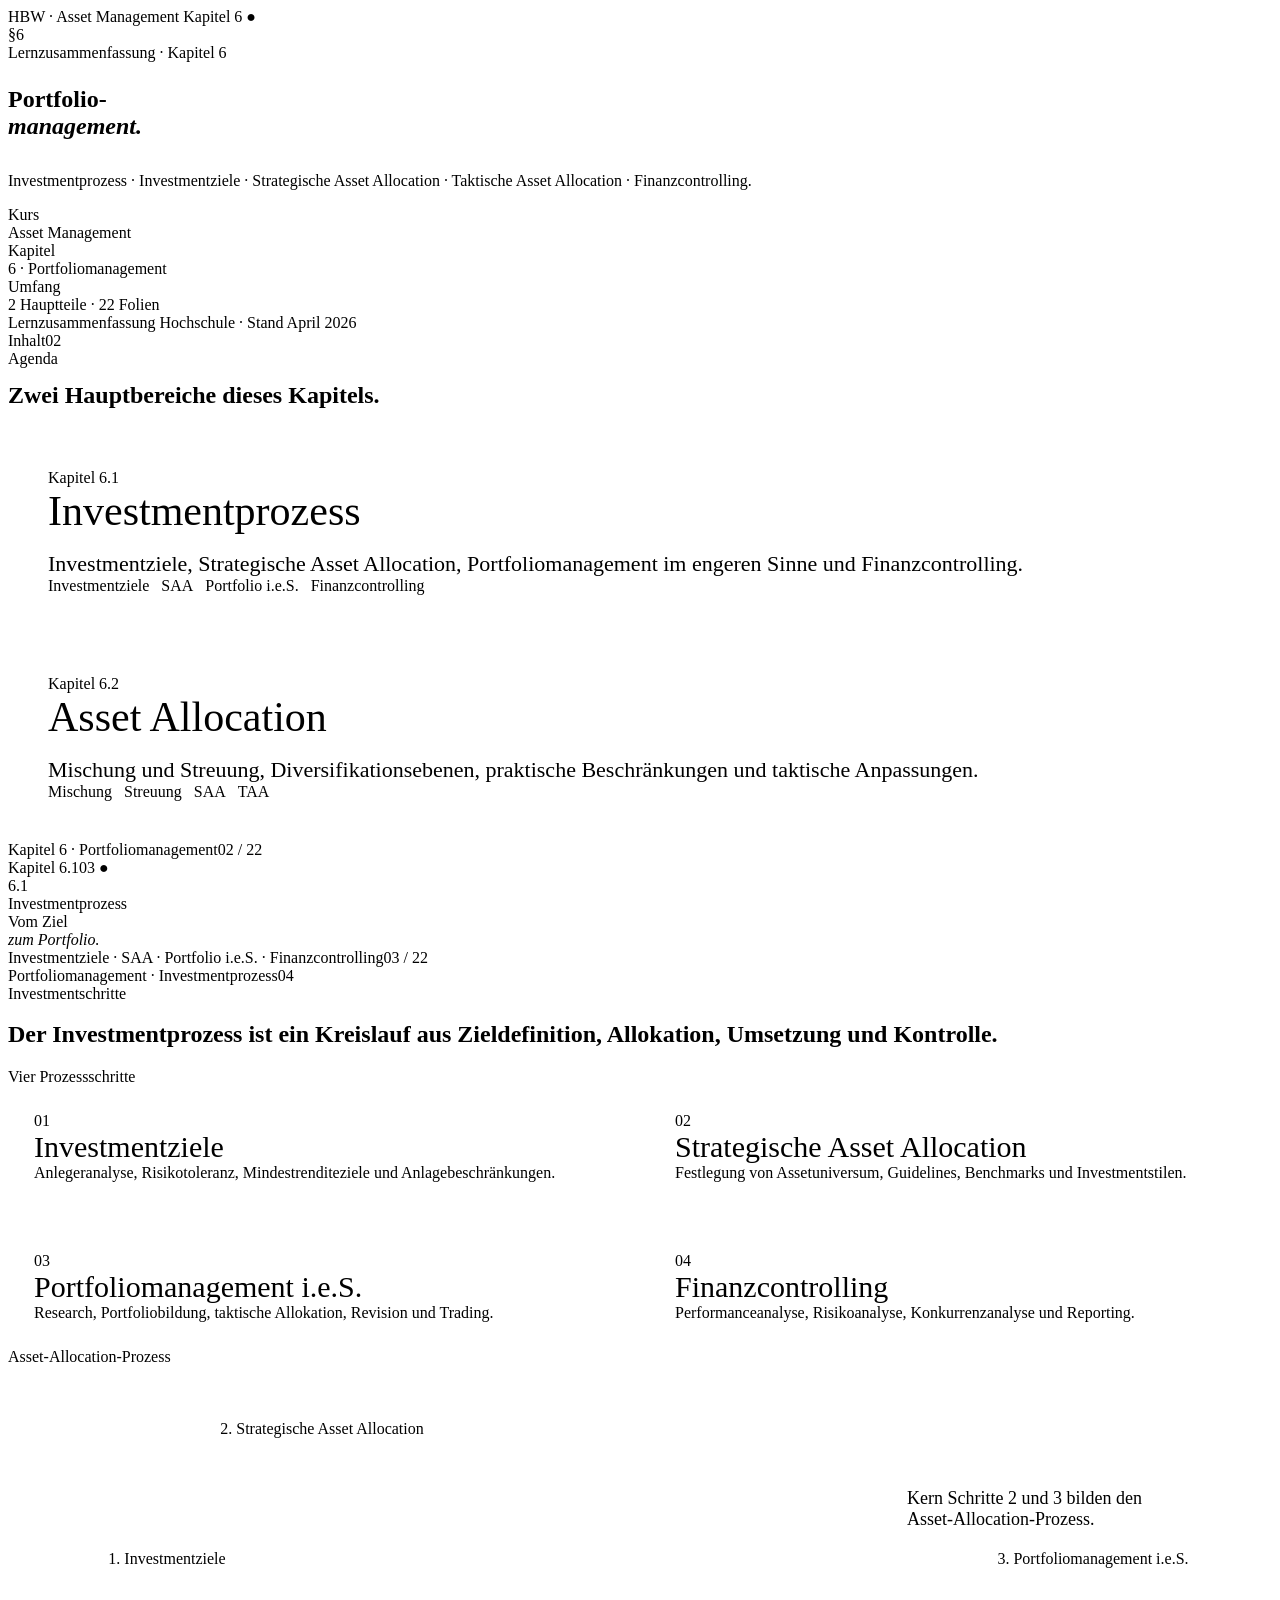
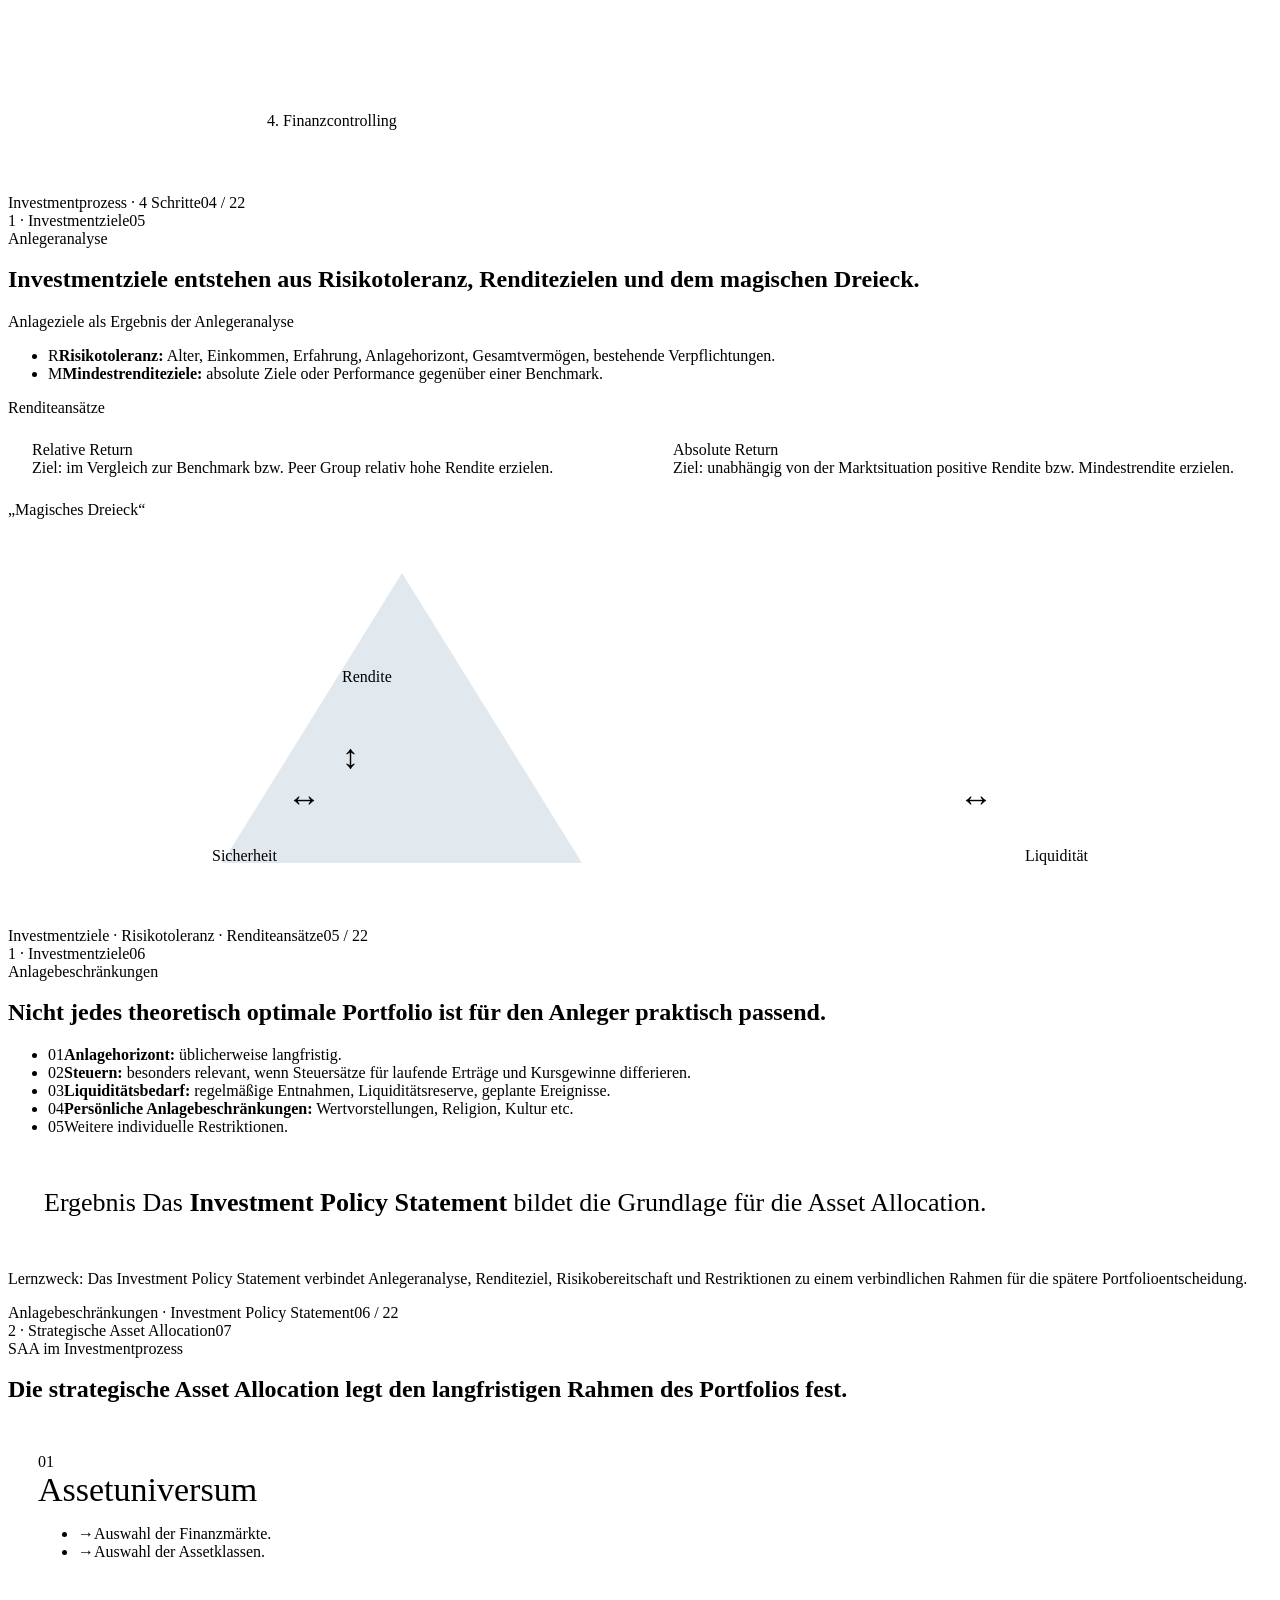
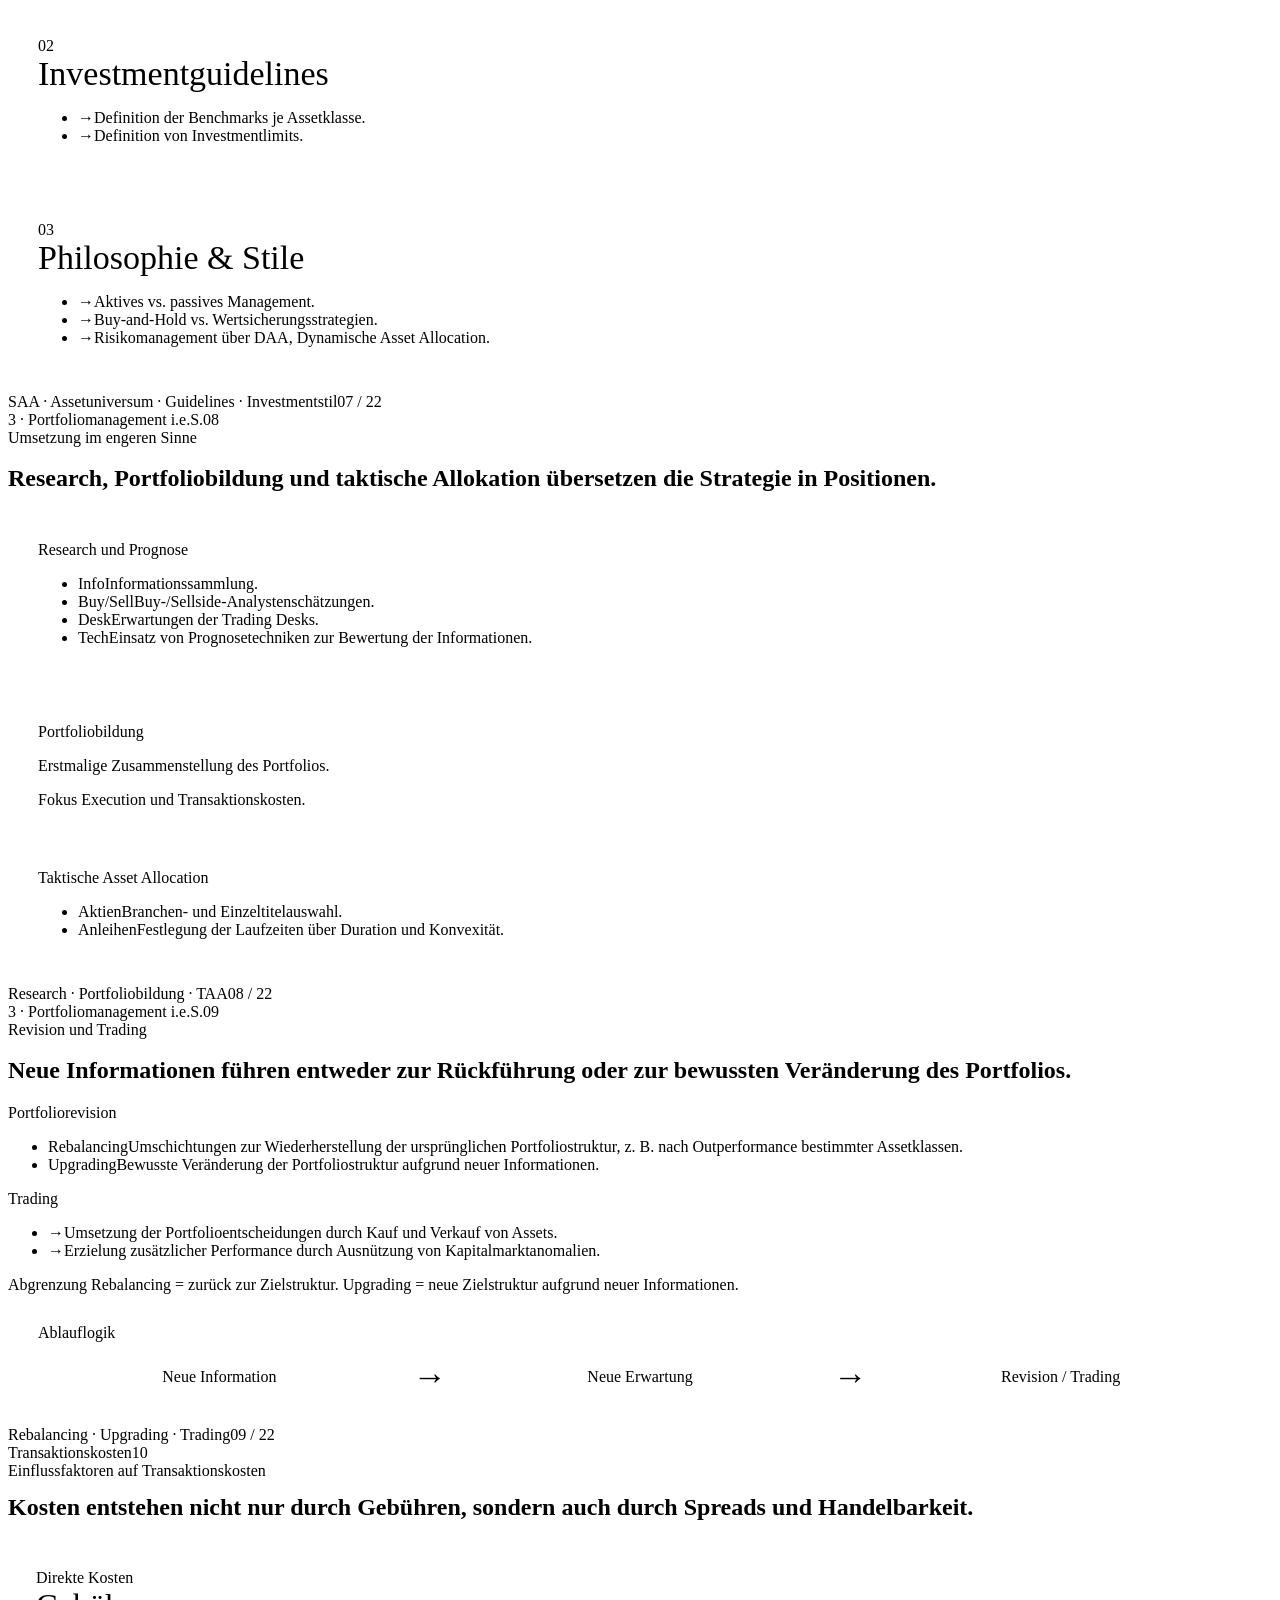
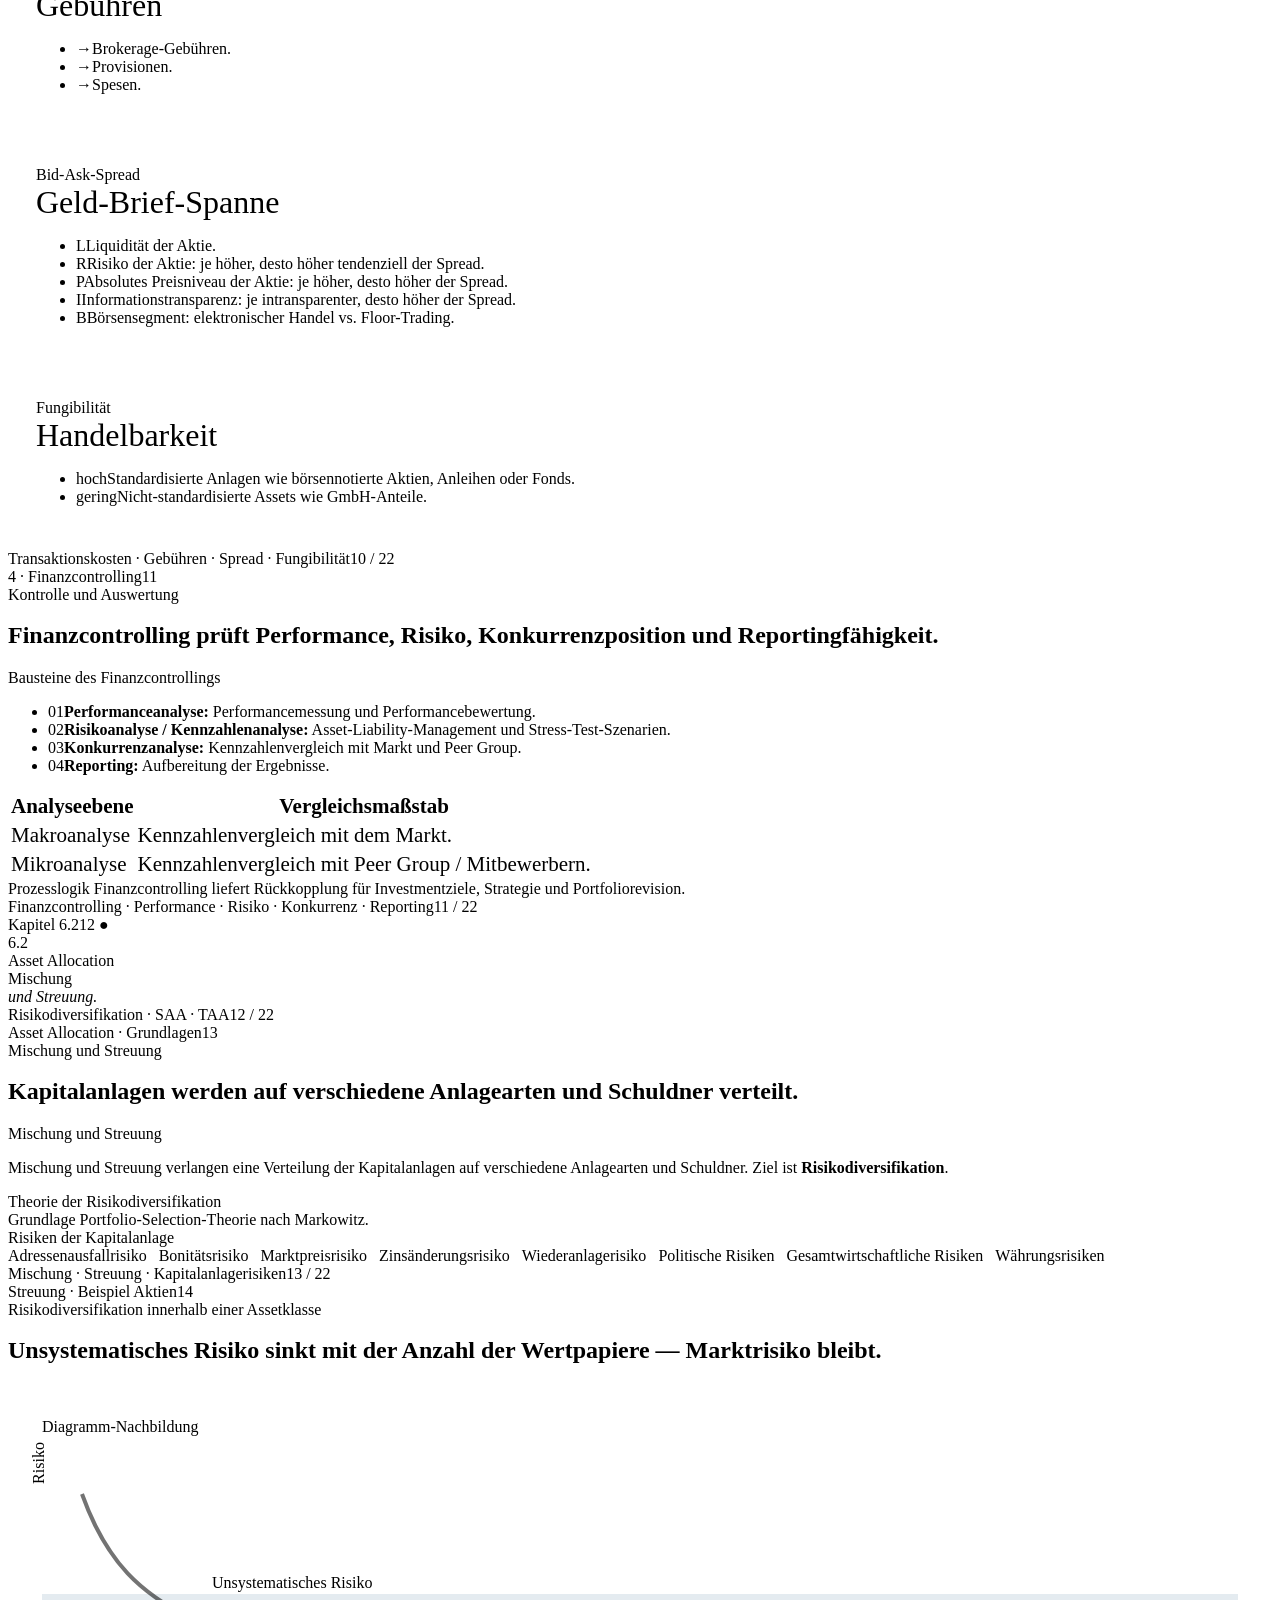
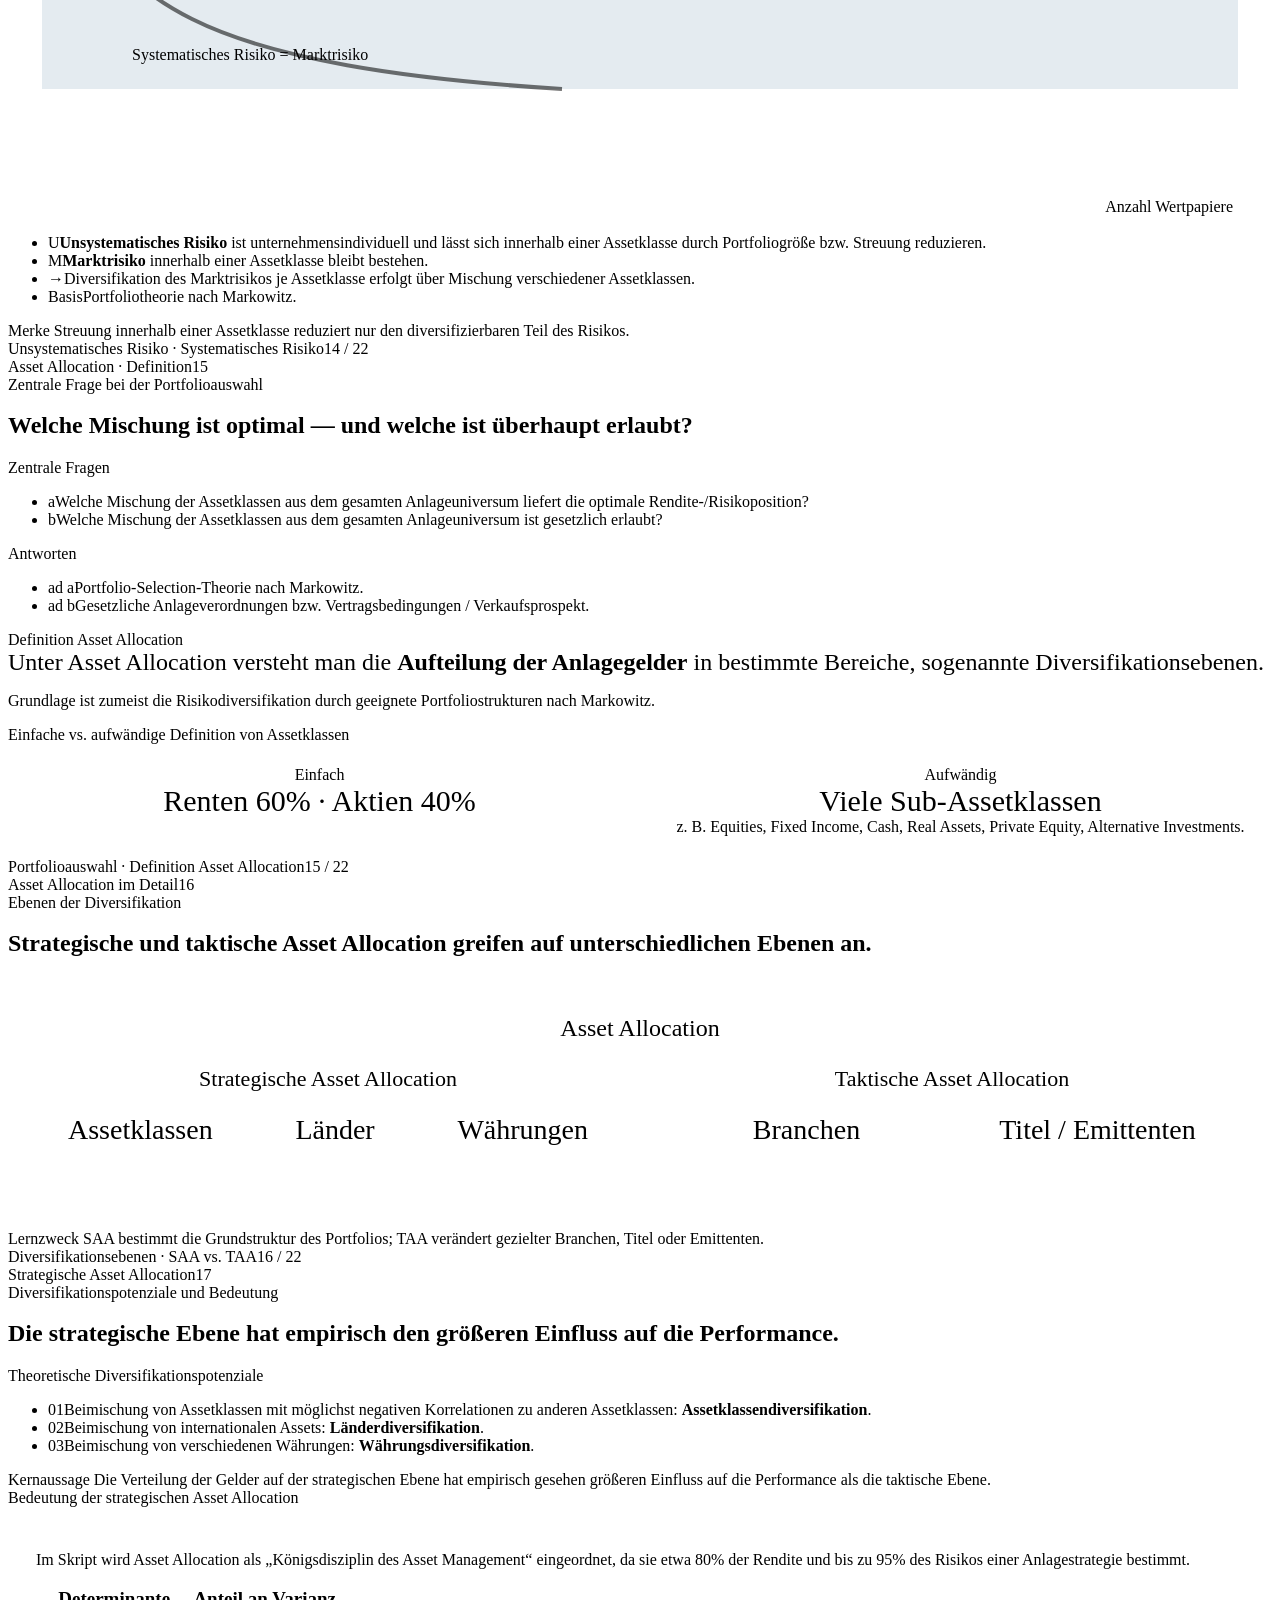
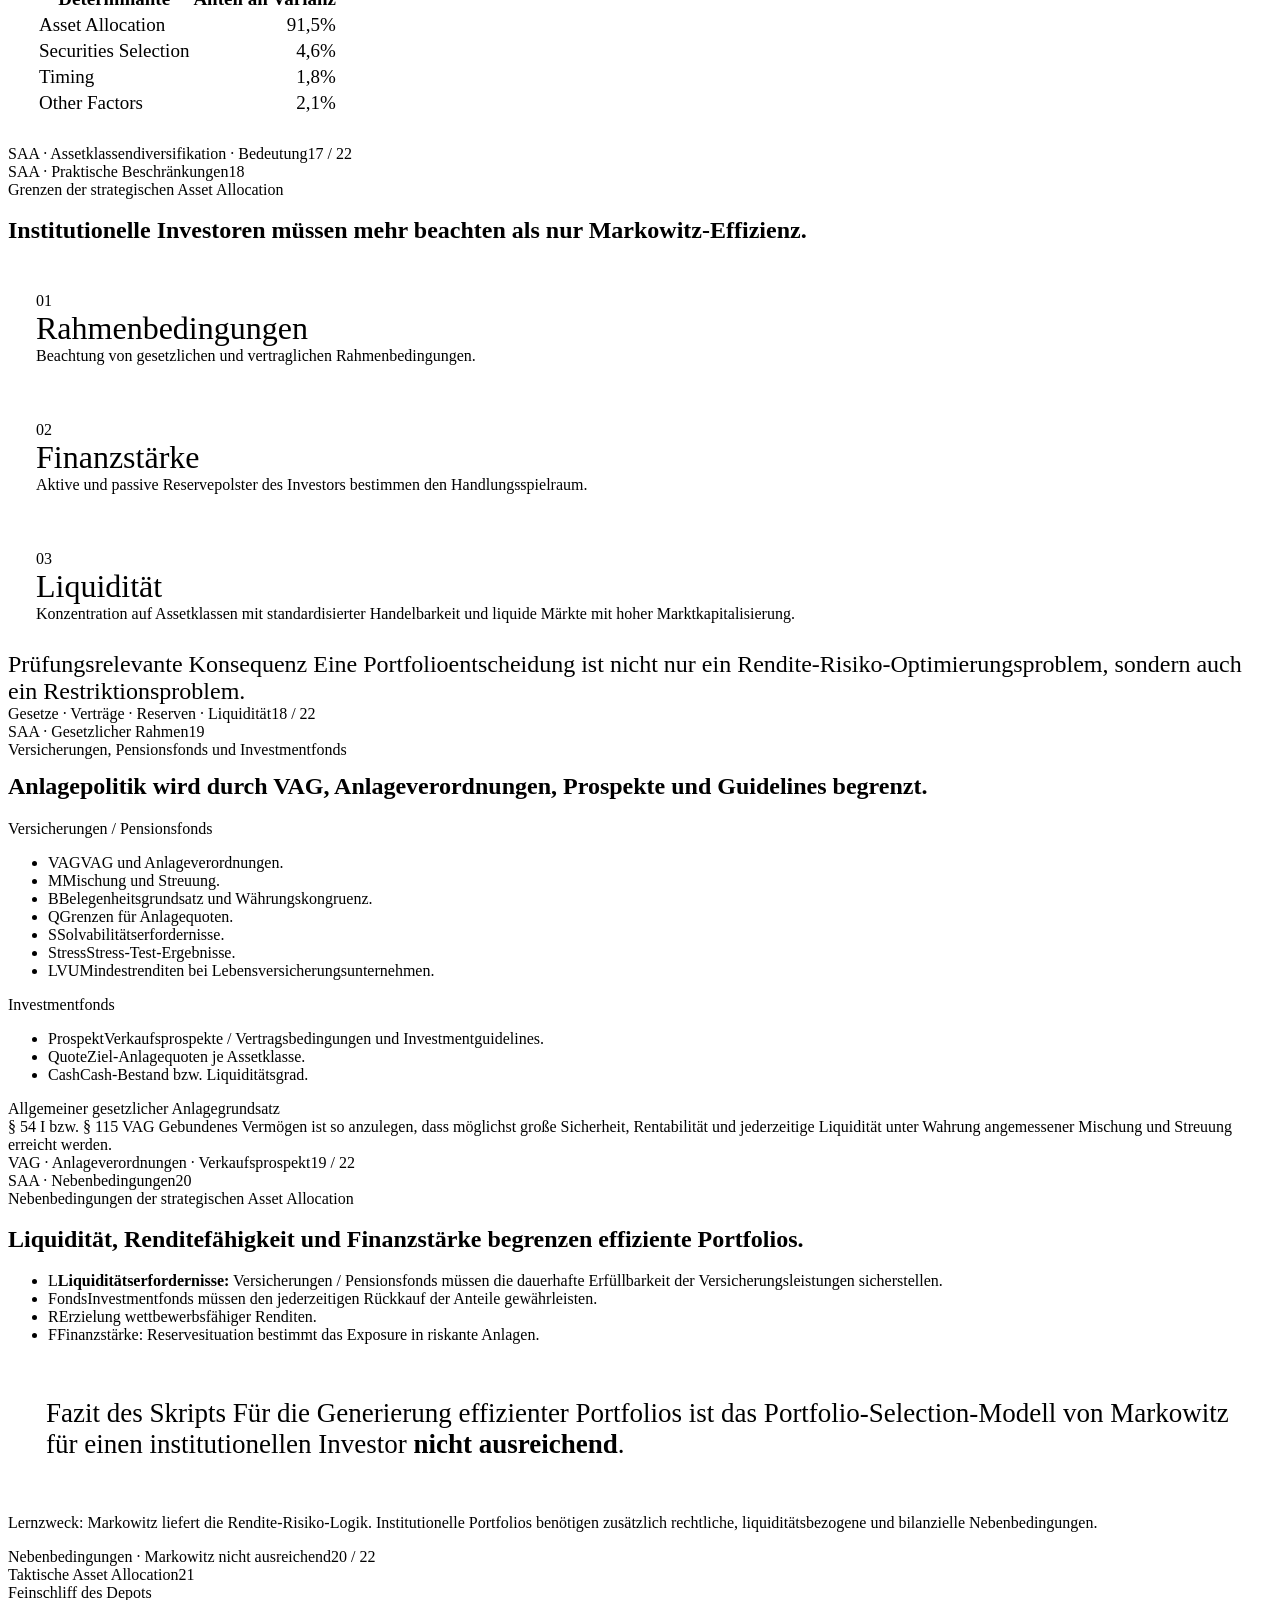
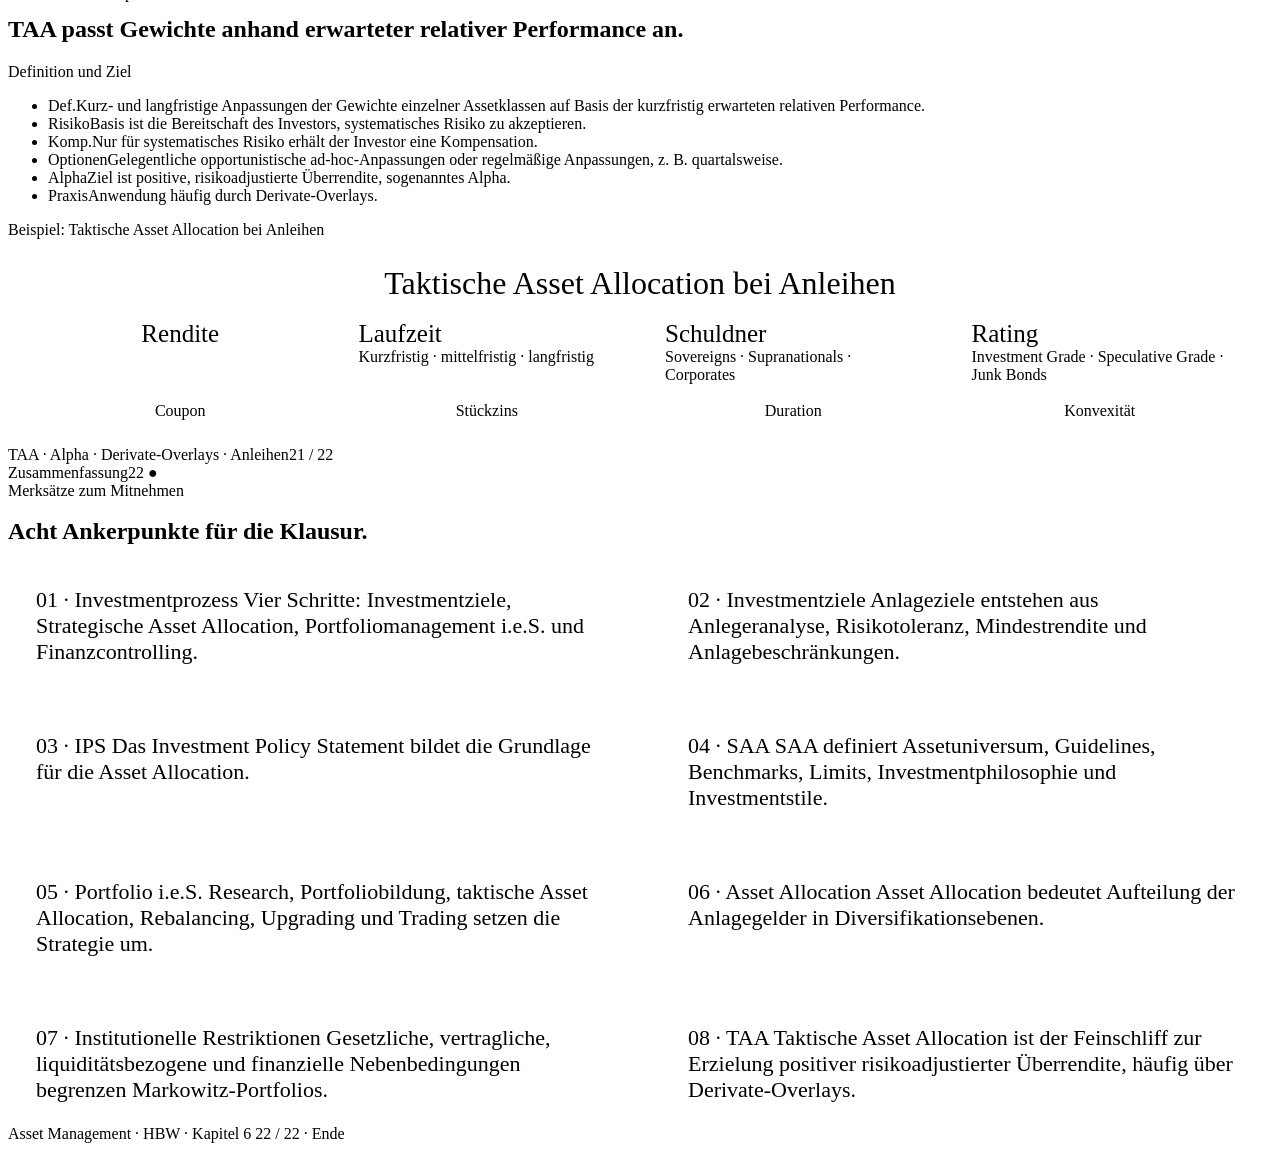
<file: topics/kapitel-6-portfoliomanagement.html>
<!-- MODULE_CHAPTER_START: kapitel-6 | Kapitel 6 · Portfoliomanagement | slides=22 -->
<!-- Dieses Topic ist ein HTML-Fragment: keine <html>, <head>, <body> Tags einfügen. -->

<section
  id="kapitel-6-slide-01"
  class="slide-title module-slide chapter-start"
  data-module="asset-management"
  data-chapter-key="kapitel-6"
  data-chapter-short="Kapitel 6"
  data-chapter-title="Kapitel 6 · Portfoliomanagement"
  data-chapter-start="true"
  data-screen-label="01 Title"
  data-slide-label="01 Title"
  data-slide-index="1"
  data-slide-total="22">
  <div class="chrome-top">
    <span>HBW · Asset Management</span>
    <span>Kapitel 6 <span class="dot">●</span></span>
  </div>

  <div class="big-mark">§6</div>

  <div class="stack">
    <div class="eyebrow">Lernzusammenfassung · Kapitel 6</div>
    <h1 class="display" style="margin-top:24px;">
      Portfolio-<br/>
      <em style="font-style:italic; color:var(--accent);">management.</em>
    </h1>
    <p class="sub" style="margin-top:32px; max-width:1150px;">
      Investmentprozess · Investmentziele · Strategische Asset Allocation · Taktische Asset Allocation · Finanzcontrolling.
    </p>
  </div>

  <div class="meta">
    <div class="block">
      <div class="k">Kurs</div>
      <div class="v">Asset Management</div>
    </div>
    <div class="block">
      <div class="k">Kapitel</div>
      <div class="v">6 · Portfoliomanagement</div>
    </div>
    <div class="block">
      <div class="k">Umfang</div>
      <div class="v">2 Hauptteile · 22 Folien</div>
    </div>
  </div>

  <div class="chrome-bot">
    <span>Lernzusammenfassung</span>
    <span>Hochschule · Stand April 2026</span>
  </div>
</section>

<section
  id="kapitel-6-slide-02"
  class="module-slide"
  data-module="asset-management"
  data-chapter-key="kapitel-6"
  data-chapter-short="Kapitel 6"
  data-chapter-title="Kapitel 6 · Portfoliomanagement"
  data-screen-label="02 Agenda"
  data-slide-label="02 Agenda"
  data-slide-index="2"
  data-slide-total="22">
  <div class="chrome-top"><span>Inhalt</span><span>02</span></div>

  <div class="content-head" style="top:160px;">
    <div class="eyebrow">Agenda</div>
    <h2 class="title-lg" style="margin-top:14px;">Zwei Hauptbereiche dieses Kapitels.</h2>
  </div>

  <div class="content-body" style="top:390px;">
    <div class="two-col" style="gap:48px;">
      <div class="card" style="padding:40px;">
        <div class="card-eyebrow">Kapitel 6.1</div>
        <div class="card-title" style="font-size:42px;">Investmentprozess</div>
        <div class="card-body" style="font-size:22px; margin-top:16px;">
          Investmentziele, Strategische Asset Allocation, Portfoliomanagement im engeren Sinne und Finanzcontrolling.
        </div>
        <div class="mt-28" style="display:flex; flex-wrap:wrap; gap:12px;">
          <span class="pill solid">Investmentziele</span>
          <span class="pill solid">SAA</span>
          <span class="pill solid">Portfolio i.e.S.</span>
          <span class="pill solid">Finanzcontrolling</span>
        </div>
      </div>

      <div class="card" style="padding:40px;">
        <div class="card-eyebrow">Kapitel 6.2</div>
        <div class="card-title" style="font-size:42px;">Asset Allocation</div>
        <div class="card-body" style="font-size:22px; margin-top:16px;">
          Mischung und Streuung, Diversifikationsebenen, praktische Beschränkungen und taktische Anpassungen.
        </div>
        <div class="mt-28" style="display:flex; flex-wrap:wrap; gap:12px;">
          <span class="pill solid">Mischung</span>
          <span class="pill solid">Streuung</span>
          <span class="pill solid">SAA</span>
          <span class="pill solid">TAA</span>
        </div>
      </div>
    </div>
  </div>

  <div class="chrome-bot"><span>Kapitel 6 · Portfoliomanagement</span><span>02 / 22</span></div>
</section>

<section
  id="kapitel-6-slide-03"
  class="slide-divider module-slide"
  data-module="asset-management"
  data-chapter-key="kapitel-6"
  data-chapter-short="Kapitel 6"
  data-chapter-title="Kapitel 6 · Portfoliomanagement"
  data-screen-label="03 Divider Investmentprozess"
  data-slide-label="03 Divider Investmentprozess"
  data-slide-index="3"
  data-slide-total="22">
  <div class="chrome-top"><span>Kapitel 6.1</span><span>03 <span class="dot">●</span></span></div>
  <div class="big-num">6.1</div>
  <div class="sub-label" style="top:180px;">Investmentprozess</div>
  <div class="big-title">
    Vom Ziel<br/>
    <em style="color:var(--accent-2);">zum Portfolio.</em>
  </div>
  <div class="chrome-bot"><span>Investmentziele · SAA · Portfolio i.e.S. · Finanzcontrolling</span><span>03 / 22</span></div>
</section>

<section
  id="kapitel-6-slide-04"
  class="module-slide"
  data-module="asset-management"
  data-chapter-key="kapitel-6"
  data-chapter-short="Kapitel 6"
  data-chapter-title="Kapitel 6 · Portfoliomanagement"
  data-screen-label="04 Investmentprozess"
  data-slide-label="04 Investmentprozess"
  data-slide-index="4"
  data-slide-total="22">
  <div class="chrome-top"><span>Portfoliomanagement · Investmentprozess</span><span>04</span></div>

  <div class="content-head">
    <div class="eyebrow">Investmentschritte</div>
    <h2 class="title-md" style="margin-top:18px;">Der Investmentprozess ist ein Kreislauf aus Zieldefinition, Allokation, Umsetzung und Kontrolle.</h2>
  </div>

  <div class="content-body" style="top:330px;">
    <div class="two-col" style="gap:60px;">
      <div>
        <div class="label">Vier Prozessschritte</div>
        <div class="mt-20" style="display:grid; grid-template-columns:1fr 1fr; gap:18px;">
          <div class="card" style="padding:26px;">
            <div class="card-eyebrow">01</div>
            <div class="card-title" style="font-size:30px;">Investmentziele</div>
            <div class="card-body">Anlegeranalyse, Risikotoleranz, Mindestrenditeziele und Anlagebeschränkungen.</div>
          </div>
          <div class="card" style="padding:26px;">
            <div class="card-eyebrow">02</div>
            <div class="card-title" style="font-size:30px;">Strategische Asset Allocation</div>
            <div class="card-body">Festlegung von Assetuniversum, Guidelines, Benchmarks und Investmentstilen.</div>
          </div>
          <div class="card" style="padding:26px;">
            <div class="card-eyebrow">03</div>
            <div class="card-title" style="font-size:30px;">Portfoliomanagement i.e.S.</div>
            <div class="card-body">Research, Portfoliobildung, taktische Allokation, Revision und Trading.</div>
          </div>
          <div class="card" style="padding:26px;">
            <div class="card-eyebrow">04</div>
            <div class="card-title" style="font-size:30px;">Finanzcontrolling</div>
            <div class="card-body">Performanceanalyse, Risikoanalyse, Konkurrenzanalyse und Reporting.</div>
          </div>
        </div>
      </div>

      <div>
        <div class="label">Asset-Allocation-Prozess</div>
        <div class="card mt-20" style="padding:34px;">
          <div style="height:360px; position:relative;">
            <div style="position:absolute; inset:35px 60px; border:4px solid var(--accent); border-radius:50%; opacity:.25;"></div>
            <div class="pill solid" style="position:absolute; left:150px; top:20px; width:260px; text-align:center;">2. Strategische Asset Allocation</div>
            <div class="pill" style="position:absolute; left:20px; top:150px; width:210px; text-align:center;">1. Investmentziele</div>
            <div class="pill" style="position:absolute; right:20px; top:150px; width:250px; text-align:center;">3. Portfoliomanagement i.e.S.</div>
            <div class="pill" style="position:absolute; left:175px; bottom:30px; width:230px; text-align:center;">4. Finanzcontrolling</div>
            <div class="callout" style="position:absolute; right:65px; top:72px; max-width:250px; padding:16px; font-size:18px;">
              <span class="tag">Kern</span>
              Schritte 2 und 3 bilden den Asset-Allocation-Prozess.
            </div>
          </div>
        </div>
      </div>
    </div>
  </div>

  <div class="chrome-bot"><span>Investmentprozess · 4 Schritte</span><span>04 / 22</span></div>
</section>

<section
  id="kapitel-6-slide-05"
  class="module-slide"
  data-module="asset-management"
  data-chapter-key="kapitel-6"
  data-chapter-short="Kapitel 6"
  data-chapter-title="Kapitel 6 · Portfoliomanagement"
  data-screen-label="05 Investmentziele"
  data-slide-label="05 Investmentziele"
  data-slide-index="5"
  data-slide-total="22">
  <div class="chrome-top"><span>1 · Investmentziele</span><span>05</span></div>

  <div class="content-head">
    <div class="eyebrow">Anlegeranalyse</div>
    <h2 class="title-md" style="margin-top:18px;">Investmentziele entstehen aus Risikotoleranz, Renditezielen und dem magischen Dreieck.</h2>
  </div>

  <div class="content-body" style="top:330px;">
    <div class="two-col" style="gap:60px;">
      <div>
        <div class="label">Anlageziele als Ergebnis der Anlegeranalyse</div>
        <ul class="clean mt-16">
          <li><span class="marker">R</span><span><strong>Risikotoleranz:</strong> Alter, Einkommen, Erfahrung, Anlagehorizont, Gesamtvermögen, bestehende Verpflichtungen.</span></li>
          <li><span class="marker">M</span><span><strong>Mindestrenditeziele:</strong> absolute Ziele oder Performance gegenüber einer Benchmark.</span></li>
        </ul>

        <div class="label mt-36">Renditeansätze</div>
        <div class="mt-16" style="display:grid; grid-template-columns:1fr 1fr; gap:18px;">
          <div class="card" style="padding:24px;">
            <div class="card-eyebrow">Relative Return</div>
            <div class="card-body">Ziel: im Vergleich zur Benchmark bzw. Peer Group relativ hohe Rendite erzielen.</div>
          </div>
          <div class="card" style="padding:24px;">
            <div class="card-eyebrow">Absolute Return</div>
            <div class="card-body">Ziel: unabhängig von der Marktsituation positive Rendite bzw. Mindestrendite erzielen.</div>
          </div>
        </div>
      </div>

      <div>
        <div class="label">„Magisches Dreieck“</div>
        <div class="card mt-20" style="padding:34px;">
          <div style="height:340px; position:relative;">
            <div style="position:absolute; left:180px; top:20px; width:0; height:0; border-left:180px solid transparent; border-right:180px solid transparent; border-bottom:290px solid rgba(90,130,160,.18);"></div>
            <span class="pill solid" style="position:absolute; left:300px; top:115px;">Rendite</span>
            <span class="pill solid" style="position:absolute; left:170px; bottom:28px;">Sicherheit</span>
            <span class="pill solid" style="position:absolute; right:150px; bottom:28px;">Liquidität</span>
            <div style="position:absolute; left:300px; top:185px; font-size:34px; color:var(--accent);">↕</div>
            <div style="position:absolute; left:245px; bottom:75px; font-size:34px; color:var(--accent);">↔</div>
            <div style="position:absolute; right:245px; bottom:75px; font-size:34px; color:var(--accent);">↔</div>
          </div>
        </div>
      </div>
    </div>
  </div>

  <div class="chrome-bot"><span>Investmentziele · Risikotoleranz · Renditeansätze</span><span>05 / 22</span></div>
</section>

<section
  id="kapitel-6-slide-06"
  class="module-slide"
  data-module="asset-management"
  data-chapter-key="kapitel-6"
  data-chapter-short="Kapitel 6"
  data-chapter-title="Kapitel 6 · Portfoliomanagement"
  data-screen-label="06 Anlagebeschraenkungen"
  data-slide-label="06 Anlagebeschraenkungen"
  data-slide-index="6"
  data-slide-total="22">
  <div class="chrome-top"><span>1 · Investmentziele</span><span>06</span></div>

  <div class="content-head">
    <div class="eyebrow">Anlagebeschränkungen</div>
    <h2 class="title-md" style="margin-top:18px;">Nicht jedes theoretisch optimale Portfolio ist für den Anleger praktisch passend.</h2>
  </div>

  <div class="content-body" style="top:340px;">
    <div class="two-col" style="gap:60px;">
      <div>
        <ul class="clean">
          <li><span class="marker">01</span><span><strong>Anlagehorizont:</strong> üblicherweise langfristig.</span></li>
          <li><span class="marker">02</span><span><strong>Steuern:</strong> besonders relevant, wenn Steuersätze für laufende Erträge und Kursgewinne differieren.</span></li>
          <li><span class="marker">03</span><span><strong>Liquiditätsbedarf:</strong> regelmäßige Entnahmen, Liquiditätsreserve, geplante Ereignisse.</span></li>
          <li><span class="marker">04</span><span><strong>Persönliche Anlagebeschränkungen:</strong> Wertvorstellungen, Religion, Kultur etc.</span></li>
          <li><span class="marker">05</span><span>Weitere individuelle Restriktionen.</span></li>
        </ul>
      </div>

      <div>
        <div class="callout" style="padding:36px; font-size:26px;">
          <span class="tag">Ergebnis</span>
          Das <strong>Investment Policy Statement</strong> bildet die Grundlage für die Asset Allocation.
        </div>
        <p class="body-lg mt-28">
          Lernzweck: Das Investment Policy Statement verbindet Anlegeranalyse, Renditeziel, Risikobereitschaft und Restriktionen zu einem verbindlichen Rahmen für die spätere Portfolioentscheidung.
        </p>
      </div>
    </div>
  </div>

  <div class="chrome-bot"><span>Anlagebeschränkungen · Investment Policy Statement</span><span>06 / 22</span></div>
</section>

<section
  id="kapitel-6-slide-07"
  class="module-slide"
  data-module="asset-management"
  data-chapter-key="kapitel-6"
  data-chapter-short="Kapitel 6"
  data-chapter-title="Kapitel 6 · Portfoliomanagement"
  data-screen-label="07 SAA Investmentprozess"
  data-slide-label="07 SAA Investmentprozess"
  data-slide-index="7"
  data-slide-total="22">
  <div class="chrome-top"><span>2 · Strategische Asset Allocation</span><span>07</span></div>

  <div class="content-head">
    <div class="eyebrow">SAA im Investmentprozess</div>
    <h2 class="title-md" style="margin-top:18px;">Die strategische Asset Allocation legt den langfristigen Rahmen des Portfolios fest.</h2>
  </div>

  <div class="content-body" style="top:340px;">
    <div class="three-col" style="gap:26px;">
      <div class="card" style="padding:30px;">
        <div class="card-eyebrow">01</div>
        <div class="card-title" style="font-size:34px;">Assetuniversum</div>
        <ul class="clean mt-16">
          <li><span class="marker">→</span><span>Auswahl der Finanzmärkte.</span></li>
          <li><span class="marker">→</span><span>Auswahl der Assetklassen.</span></li>
        </ul>
      </div>

      <div class="card" style="padding:30px;">
        <div class="card-eyebrow">02</div>
        <div class="card-title" style="font-size:34px;">Investmentguidelines</div>
        <ul class="clean mt-16">
          <li><span class="marker">→</span><span>Definition der Benchmarks je Assetklasse.</span></li>
          <li><span class="marker">→</span><span>Definition von Investmentlimits.</span></li>
        </ul>
      </div>

      <div class="card" style="padding:30px;">
        <div class="card-eyebrow">03</div>
        <div class="card-title" style="font-size:34px;">Philosophie &amp; Stile</div>
        <ul class="clean mt-16">
          <li><span class="marker">→</span><span>Aktives vs. passives Management.</span></li>
          <li><span class="marker">→</span><span>Buy-and-Hold vs. Wertsicherungsstrategien.</span></li>
          <li><span class="marker">→</span><span>Risikomanagement über DAA, Dynamische Asset Allocation.</span></li>
        </ul>
      </div>
    </div>
  </div>

  <div class="chrome-bot"><span>SAA · Assetuniversum · Guidelines · Investmentstil</span><span>07 / 22</span></div>
</section>

<section
  id="kapitel-6-slide-08"
  class="module-slide"
  data-module="asset-management"
  data-chapter-key="kapitel-6"
  data-chapter-short="Kapitel 6"
  data-chapter-title="Kapitel 6 · Portfoliomanagement"
  data-screen-label="08 Portfolio IES"
  data-slide-label="08 Portfolio IES"
  data-slide-index="8"
  data-slide-total="22">
  <div class="chrome-top"><span>3 · Portfoliomanagement i.e.S.</span><span>08</span></div>

  <div class="content-head">
    <div class="eyebrow">Umsetzung im engeren Sinne</div>
    <h2 class="title-md" style="margin-top:18px;">Research, Portfoliobildung und taktische Allokation übersetzen die Strategie in Positionen.</h2>
  </div>

  <div class="content-body" style="top:330px;">
    <div class="three-col" style="gap:26px;">
      <div class="card" style="padding:30px;">
        <div class="card-eyebrow">Research und Prognose</div>
        <ul class="clean mt-16">
          <li><span class="marker">Info</span><span>Informationssammlung.</span></li>
          <li><span class="marker">Buy/Sell</span><span>Buy-/Sellside-Analystenschätzungen.</span></li>
          <li><span class="marker">Desk</span><span>Erwartungen der Trading Desks.</span></li>
          <li><span class="marker">Tech</span><span>Einsatz von Prognosetechniken zur Bewertung der Informationen.</span></li>
        </ul>
      </div>

      <div class="card" style="padding:30px;">
        <div class="card-eyebrow">Portfoliobildung</div>
        <p class="body mt-16">
          Erstmalige Zusammenstellung des Portfolios.
        </p>
        <div class="callout mt-24">
          <span class="tag">Fokus</span>
          Execution und Transaktionskosten.
        </div>
      </div>

      <div class="card" style="padding:30px;">
        <div class="card-eyebrow">Taktische Asset Allocation</div>
        <ul class="clean mt-16">
          <li><span class="marker">Aktien</span><span>Branchen- und Einzeltitelauswahl.</span></li>
          <li><span class="marker">Anleihen</span><span>Festlegung der Laufzeiten über Duration und Konvexität.</span></li>
        </ul>
      </div>
    </div>
  </div>

  <div class="chrome-bot"><span>Research · Portfoliobildung · TAA</span><span>08 / 22</span></div>
</section>

<section
  id="kapitel-6-slide-09"
  class="module-slide"
  data-module="asset-management"
  data-chapter-key="kapitel-6"
  data-chapter-short="Kapitel 6"
  data-chapter-title="Kapitel 6 · Portfoliomanagement"
  data-screen-label="09 Revision Trading"
  data-slide-label="09 Revision Trading"
  data-slide-index="9"
  data-slide-total="22">
  <div class="chrome-top"><span>3 · Portfoliomanagement i.e.S.</span><span>09</span></div>

  <div class="content-head">
    <div class="eyebrow">Revision und Trading</div>
    <h2 class="title-md" style="margin-top:18px;">Neue Informationen führen entweder zur Rückführung oder zur bewussten Veränderung des Portfolios.</h2>
  </div>

  <div class="content-body" style="top:330px;">
    <div class="two-col" style="gap:56px;">
      <div>
        <div class="label">Portfoliorevision</div>
        <ul class="clean mt-16">
          <li><span class="marker">Rebalancing</span><span>Umschichtungen zur Wiederherstellung der ursprünglichen Portfoliostruktur, z. B. nach Outperformance bestimmter Assetklassen.</span></li>
          <li><span class="marker">Upgrading</span><span>Bewusste Veränderung der Portfoliostruktur aufgrund neuer Informationen.</span></li>
        </ul>

        <div class="label mt-36">Trading</div>
        <ul class="clean mt-16">
          <li><span class="marker">→</span><span>Umsetzung der Portfolioentscheidungen durch Kauf und Verkauf von Assets.</span></li>
          <li><span class="marker">→</span><span>Erzielung zusätzlicher Performance durch Ausnützung von Kapitalmarktanomalien.</span></li>
        </ul>
      </div>

      <div>
        <div class="callout">
          <span class="tag">Abgrenzung</span>
          Rebalancing = zurück zur Zielstruktur. Upgrading = neue Zielstruktur aufgrund neuer Informationen.
        </div>
        <div class="card mt-28" style="padding:30px;">
          <div class="card-eyebrow">Ablauflogik</div>
          <div style="display:grid; grid-template-columns:1fr auto 1fr auto 1fr; gap:12px; align-items:center; margin-top:16px;">
            <span class="pill solid" style="text-align:center;">Neue Information</span>
            <span style="font-size:34px;">→</span>
            <span class="pill solid" style="text-align:center;">Neue Erwartung</span>
            <span style="font-size:34px;">→</span>
            <span class="pill solid" style="text-align:center;">Revision / Trading</span>
          </div>
        </div>
      </div>
    </div>
  </div>

  <div class="chrome-bot"><span>Rebalancing · Upgrading · Trading</span><span>09 / 22</span></div>
</section>

<section
  id="kapitel-6-slide-10"
  class="module-slide"
  data-module="asset-management"
  data-chapter-key="kapitel-6"
  data-chapter-short="Kapitel 6"
  data-chapter-title="Kapitel 6 · Portfoliomanagement"
  data-screen-label="10 Transaktionskosten"
  data-slide-label="10 Transaktionskosten"
  data-slide-index="10"
  data-slide-total="22">
  <div class="chrome-top"><span>Transaktionskosten</span><span>10</span></div>

  <div class="content-head" style="top:120px;">
    <div class="eyebrow">Einflussfaktoren auf Transaktionskosten</div>
    <h2 class="title-md" style="margin-top:14px;">Kosten entstehen nicht nur durch Gebühren, sondern auch durch Spreads und Handelbarkeit.</h2>
  </div>

  <div class="content-body" style="top:280px;">
    <div class="three-col" style="gap:24px;">
      <div class="card" style="padding:28px;">
        <div class="card-eyebrow">Direkte Kosten</div>
        <div class="card-title" style="font-size:32px;">Gebühren</div>
        <ul class="clean mt-16">
          <li><span class="marker">→</span><span>Brokerage-Gebühren.</span></li>
          <li><span class="marker">→</span><span>Provisionen.</span></li>
          <li><span class="marker">→</span><span>Spesen.</span></li>
        </ul>
      </div>

      <div class="card" style="padding:28px;">
        <div class="card-eyebrow">Bid-Ask-Spread</div>
        <div class="card-title" style="font-size:32px;">Geld-Brief-Spanne</div>
        <ul class="clean mt-16">
          <li><span class="marker">L</span><span>Liquidität der Aktie.</span></li>
          <li><span class="marker">R</span><span>Risiko der Aktie: je höher, desto höher tendenziell der Spread.</span></li>
          <li><span class="marker">P</span><span>Absolutes Preisniveau der Aktie: je höher, desto höher der Spread.</span></li>
          <li><span class="marker">I</span><span>Informationstransparenz: je intransparenter, desto höher der Spread.</span></li>
          <li><span class="marker">B</span><span>Börsensegment: elektronischer Handel vs. Floor-Trading.</span></li>
        </ul>
      </div>

      <div class="card" style="padding:28px;">
        <div class="card-eyebrow">Fungibilität</div>
        <div class="card-title" style="font-size:32px;">Handelbarkeit</div>
        <ul class="clean mt-16">
          <li><span class="marker">hoch</span><span>Standardisierte Anlagen wie börsennotierte Aktien, Anleihen oder Fonds.</span></li>
          <li><span class="marker">gering</span><span>Nicht-standardisierte Assets wie GmbH-Anteile.</span></li>
        </ul>
      </div>
    </div>
  </div>

  <div class="chrome-bot"><span>Transaktionskosten · Gebühren · Spread · Fungibilität</span><span>10 / 22</span></div>
</section>

<section
  id="kapitel-6-slide-11"
  class="module-slide"
  data-module="asset-management"
  data-chapter-key="kapitel-6"
  data-chapter-short="Kapitel 6"
  data-chapter-title="Kapitel 6 · Portfoliomanagement"
  data-screen-label="11 Finanzcontrolling"
  data-slide-label="11 Finanzcontrolling"
  data-slide-index="11"
  data-slide-total="22">
  <div class="chrome-top"><span>4 · Finanzcontrolling</span><span>11</span></div>

  <div class="content-head">
    <div class="eyebrow">Kontrolle und Auswertung</div>
    <h2 class="title-md" style="margin-top:18px;">Finanzcontrolling prüft Performance, Risiko, Konkurrenzposition und Reportingfähigkeit.</h2>
  </div>

  <div class="content-body" style="top:340px;">
    <div class="two-col" style="gap:56px;">
      <div>
        <div class="label">Bausteine des Finanzcontrollings</div>
        <ul class="clean mt-16">
          <li><span class="marker">01</span><span><strong>Performanceanalyse:</strong> Performancemessung und Performancebewertung.</span></li>
          <li><span class="marker">02</span><span><strong>Risikoanalyse / Kennzahlenanalyse:</strong> Asset-Liability-Management und Stress-Test-Szenarien.</span></li>
          <li><span class="marker">03</span><span><strong>Konkurrenzanalyse:</strong> Kennzahlenvergleich mit Markt und Peer Group.</span></li>
          <li><span class="marker">04</span><span><strong>Reporting:</strong> Aufbereitung der Ergebnisse.</span></li>
        </ul>
      </div>

      <div>
        <table class="grid-tbl" style="font-size:21px;">
          <thead>
            <tr><th>Analyseebene</th><th>Vergleichsmaßstab</th></tr>
          </thead>
          <tbody>
            <tr><td class="k">Makroanalyse</td><td>Kennzahlenvergleich mit dem Markt.</td></tr>
            <tr><td class="k">Mikroanalyse</td><td>Kennzahlenvergleich mit Peer Group / Mitbewerbern.</td></tr>
          </tbody>
        </table>
        <div class="callout mt-28">
          <span class="tag">Prozesslogik</span>
          Finanzcontrolling liefert Rückkopplung für Investmentziele, Strategie und Portfoliorevision.
        </div>
      </div>
    </div>
  </div>

  <div class="chrome-bot"><span>Finanzcontrolling · Performance · Risiko · Konkurrenz · Reporting</span><span>11 / 22</span></div>
</section>

<section
  id="kapitel-6-slide-12"
  class="slide-divider module-slide"
  data-module="asset-management"
  data-chapter-key="kapitel-6"
  data-chapter-short="Kapitel 6"
  data-chapter-title="Kapitel 6 · Portfoliomanagement"
  data-screen-label="12 Divider Asset Allocation"
  data-slide-label="12 Divider Asset Allocation"
  data-slide-index="12"
  data-slide-total="22">
  <div class="chrome-top"><span>Kapitel 6.2</span><span>12 <span class="dot">●</span></span></div>
  <div class="big-num">6.2</div>
  <div class="sub-label" style="top:180px;">Asset Allocation</div>
  <div class="big-title">
    Mischung<br/>
    <em style="color:var(--accent-2);">und Streuung.</em>
  </div>
  <div class="chrome-bot"><span>Risikodiversifikation · SAA · TAA</span><span>12 / 22</span></div>
</section>

<section
  id="kapitel-6-slide-13"
  class="module-slide"
  data-module="asset-management"
  data-chapter-key="kapitel-6"
  data-chapter-short="Kapitel 6"
  data-chapter-title="Kapitel 6 · Portfoliomanagement"
  data-screen-label="13 Mischung Streuung"
  data-slide-label="13 Mischung Streuung"
  data-slide-index="13"
  data-slide-total="22">
  <div class="chrome-top"><span>Asset Allocation · Grundlagen</span><span>13</span></div>

  <div class="content-head">
    <div class="eyebrow">Mischung und Streuung</div>
    <h2 class="title-md" style="margin-top:18px;">Kapitalanlagen werden auf verschiedene Anlagearten und Schuldner verteilt.</h2>
  </div>

  <div class="content-body" style="top:340px;">
    <div class="two-col" style="gap:56px;">
      <div>
        <div class="label">Mischung und Streuung</div>
        <p class="body-lg mt-16">
          Mischung und Streuung verlangen eine Verteilung der Kapitalanlagen auf verschiedene Anlagearten und Schuldner.
          Ziel ist <strong>Risikodiversifikation</strong>.
        </p>

        <div class="label mt-36">Theorie der Risikodiversifikation</div>
        <div class="callout mt-16">
          <span class="tag">Grundlage</span>
          Portfolio-Selection-Theorie nach Markowitz.
        </div>
      </div>

      <div>
        <div class="label">Risiken der Kapitalanlage</div>
        <div class="mt-16" style="display:flex; flex-wrap:wrap; gap:12px;">
          <span class="pill solid">Adressenausfallrisiko</span>
          <span class="pill solid">Bonitätsrisiko</span>
          <span class="pill solid">Marktpreisrisiko</span>
          <span class="pill solid">Zinsänderungsrisiko</span>
          <span class="pill solid">Wiederanlagerisiko</span>
          <span class="pill solid">Politische Risiken</span>
          <span class="pill solid">Gesamtwirtschaftliche Risiken</span>
          <span class="pill solid">Währungsrisiken</span>
        </div>
      </div>
    </div>
  </div>

  <div class="chrome-bot"><span>Mischung · Streuung · Kapitalanlagerisiken</span><span>13 / 22</span></div>
</section>

<section
  id="kapitel-6-slide-14"
  class="module-slide"
  data-module="asset-management"
  data-chapter-key="kapitel-6"
  data-chapter-short="Kapitel 6"
  data-chapter-title="Kapitel 6 · Portfoliomanagement"
  data-screen-label="14 Risikodiversifikation Aktien"
  data-slide-label="14 Risikodiversifikation Aktien"
  data-slide-index="14"
  data-slide-total="22">
  <div class="chrome-top"><span>Streuung · Beispiel Aktien</span><span>14</span></div>

  <div class="content-head">
    <div class="eyebrow">Risikodiversifikation innerhalb einer Assetklasse</div>
    <h2 class="title-md" style="margin-top:18px;">Unsystematisches Risiko sinkt mit der Anzahl der Wertpapiere — Marktrisiko bleibt.</h2>
  </div>

  <div class="content-body" style="top:330px;">
    <div class="two-col" style="gap:56px;">
      <div>
        <div class="card" style="padding:34px;">
          <div class="card-eyebrow">Diagramm-Nachbildung</div>
          <div style="height:330px; position:relative; border-left:2px solid var(--line); border-bottom:2px solid var(--line); margin-top:18px;">
            <div style="position:absolute; left:0; bottom:95px; right:0; height:95px; background:rgba(90,130,160,.16); border-top:2px solid var(--line);"></div>
            <span class="pill" style="position:absolute; left:90px; bottom:120px;">Systematisches Risiko = Marktrisiko</span>
            <svg viewBox="0 0 520 260" style="position:absolute; left:20px; top:20px; width:520px; height:260px;">
              <path d="M20,20 C45,90 80,120 130,145 C210,185 340,205 500,215"
                    fill="none" stroke="currentColor" stroke-width="4" opacity=".55"></path>
            </svg>
            <span class="pill solid" style="position:absolute; left:170px; top:120px;">Unsystematisches Risiko</span>
            <span style="position:absolute; left:-24px; top:0; font-family:var(--mono); color:var(--muted); transform:rotate(-90deg);">Risiko</span>
            <span style="position:absolute; right:5px; bottom:-32px; font-family:var(--mono); color:var(--muted);">Anzahl Wertpapiere</span>
          </div>
        </div>
      </div>

      <div>
        <ul class="clean">
          <li><span class="marker">U</span><span><strong>Unsystematisches Risiko</strong> ist unternehmensindividuell und lässt sich innerhalb einer Assetklasse durch Portfoliogröße bzw. Streuung reduzieren.</span></li>
          <li><span class="marker">M</span><span><strong>Marktrisiko</strong> innerhalb einer Assetklasse bleibt bestehen.</span></li>
          <li><span class="marker">→</span><span>Diversifikation des Marktrisikos je Assetklasse erfolgt über Mischung verschiedener Assetklassen.</span></li>
          <li><span class="marker">Basis</span><span>Portfoliotheorie nach Markowitz.</span></li>
        </ul>
        <div class="callout mt-28">
          <span class="tag">Merke</span>
          Streuung innerhalb einer Assetklasse reduziert nur den diversifizierbaren Teil des Risikos.
        </div>
      </div>
    </div>
  </div>

  <div class="chrome-bot"><span>Unsystematisches Risiko · Systematisches Risiko</span><span>14 / 22</span></div>
</section>

<section
  id="kapitel-6-slide-15"
  class="module-slide"
  data-module="asset-management"
  data-chapter-key="kapitel-6"
  data-chapter-short="Kapitel 6"
  data-chapter-title="Kapitel 6 · Portfoliomanagement"
  data-screen-label="15 Definition Asset Allocation"
  data-slide-label="15 Definition Asset Allocation"
  data-slide-index="15"
  data-slide-total="22">
  <div class="chrome-top"><span>Asset Allocation · Definition</span><span>15</span></div>

  <div class="content-head">
    <div class="eyebrow">Zentrale Frage bei der Portfolioauswahl</div>
    <h2 class="title-md" style="margin-top:18px;">Welche Mischung ist optimal — und welche ist überhaupt erlaubt?</h2>
  </div>

  <div class="content-body" style="top:330px;">
    <div class="two-col" style="gap:56px;">
      <div>
        <div class="label">Zentrale Fragen</div>
        <ul class="clean mt-16">
          <li><span class="marker">a</span><span>Welche Mischung der Assetklassen aus dem gesamten Anlageuniversum liefert die optimale Rendite-/Risikoposition?</span></li>
          <li><span class="marker">b</span><span>Welche Mischung der Assetklassen aus dem gesamten Anlageuniversum ist gesetzlich erlaubt?</span></li>
        </ul>

        <div class="label mt-30">Antworten</div>
        <ul class="clean mt-16">
          <li><span class="marker">ad a</span><span>Portfolio-Selection-Theorie nach Markowitz.</span></li>
          <li><span class="marker">ad b</span><span>Gesetzliche Anlageverordnungen bzw. Vertragsbedingungen / Verkaufsprospekt.</span></li>
        </ul>
      </div>

      <div>
        <div class="label">Definition Asset Allocation</div>
        <div class="callout mt-16" style="font-size:24px;">
          Unter Asset Allocation versteht man die <strong>Aufteilung der Anlagegelder</strong> in bestimmte Bereiche, sogenannte Diversifikationsebenen.
        </div>
        <p class="body-lg mt-24">
          Grundlage ist zumeist die Risikodiversifikation durch geeignete Portfoliostrukturen nach Markowitz.
        </p>
        <div class="label mt-30">Einfache vs. aufwändige Definition von Assetklassen</div>
        <div class="mt-16" style="display:grid; grid-template-columns:1fr 1fr; gap:18px;">
          <div class="card" style="padding:22px; text-align:center;">
            <div class="card-eyebrow">Einfach</div>
            <div class="card-title" style="font-size:30px;">Renten 60% · Aktien 40%</div>
          </div>
          <div class="card" style="padding:22px; text-align:center;">
            <div class="card-eyebrow">Aufwändig</div>
            <div class="card-title" style="font-size:30px;">Viele Sub-Assetklassen</div>
            <div class="card-body">z. B. Equities, Fixed Income, Cash, Real Assets, Private Equity, Alternative Investments.</div>
          </div>
        </div>
      </div>
    </div>
  </div>

  <div class="chrome-bot"><span>Portfolioauswahl · Definition Asset Allocation</span><span>15 / 22</span></div>
</section>

<section
  id="kapitel-6-slide-16"
  class="module-slide"
  data-module="asset-management"
  data-chapter-key="kapitel-6"
  data-chapter-short="Kapitel 6"
  data-chapter-title="Kapitel 6 · Portfoliomanagement"
  data-screen-label="16 Diversifikationsebenen"
  data-slide-label="16 Diversifikationsebenen"
  data-slide-index="16"
  data-slide-total="22">
  <div class="chrome-top"><span>Asset Allocation im Detail</span><span>16</span></div>

  <div class="content-head">
    <div class="eyebrow">Ebenen der Diversifikation</div>
    <h2 class="title-md" style="margin-top:18px;">Strategische und taktische Asset Allocation greifen auf unterschiedlichen Ebenen an.</h2>
  </div>

  <div class="content-body" style="top:330px;">
    <div class="card" style="padding:38px;">
      <div style="display:grid; grid-template-rows:auto auto auto; gap:24px; text-align:center;">
        <div>
          <span class="pill solid" style="font-size:24px; padding:16px 34px;">Asset Allocation</span>
        </div>

        <div style="display:grid; grid-template-columns:1fr 1fr; gap:60px;">
          <div>
            <span class="pill solid" style="font-size:22px; padding:14px 28px;">Strategische Asset Allocation</span>
            <div class="mt-24" style="display:grid; grid-template-columns:1fr 1fr 1fr; gap:18px;">
              <div class="card" style="padding:22px;"><div class="card-title" style="font-size:28px;">Assetklassen</div></div>
              <div class="card" style="padding:22px;"><div class="card-title" style="font-size:28px;">Länder</div></div>
              <div class="card" style="padding:22px;"><div class="card-title" style="font-size:28px;">Währungen</div></div>
            </div>
          </div>

          <div>
            <span class="pill solid" style="font-size:22px; padding:14px 28px;">Taktische Asset Allocation</span>
            <div class="mt-24" style="display:grid; grid-template-columns:1fr 1fr; gap:18px;">
              <div class="card" style="padding:22px;"><div class="card-title" style="font-size:28px;">Branchen</div></div>
              <div class="card" style="padding:22px;"><div class="card-title" style="font-size:28px;">Titel / Emittenten</div></div>
            </div>
          </div>
        </div>
      </div>
    </div>

    <div class="callout mt-28">
      <span class="tag">Lernzweck</span>
      SAA bestimmt die Grundstruktur des Portfolios; TAA verändert gezielter Branchen, Titel oder Emittenten.
    </div>
  </div>

  <div class="chrome-bot"><span>Diversifikationsebenen · SAA vs. TAA</span><span>16 / 22</span></div>
</section>

<section
  id="kapitel-6-slide-17"
  class="module-slide"
  data-module="asset-management"
  data-chapter-key="kapitel-6"
  data-chapter-short="Kapitel 6"
  data-chapter-title="Kapitel 6 · Portfoliomanagement"
  data-screen-label="17 SAA Bedeutung"
  data-slide-label="17 SAA Bedeutung"
  data-slide-index="17"
  data-slide-total="22">
  <div class="chrome-top"><span>Strategische Asset Allocation</span><span>17</span></div>

  <div class="content-head">
    <div class="eyebrow">Diversifikationspotenziale und Bedeutung</div>
    <h2 class="title-md" style="margin-top:18px;">Die strategische Ebene hat empirisch den größeren Einfluss auf die Performance.</h2>
  </div>

  <div class="content-body" style="top:330px;">
    <div class="two-col" style="gap:56px;">
      <div>
        <div class="label">Theoretische Diversifikationspotenziale</div>
        <ul class="clean mt-16">
          <li><span class="marker">01</span><span>Beimischung von Assetklassen mit möglichst negativen Korrelationen zu anderen Assetklassen: <strong>Assetklassendiversifikation</strong>.</span></li>
          <li><span class="marker">02</span><span>Beimischung von internationalen Assets: <strong>Länderdiversifikation</strong>.</span></li>
          <li><span class="marker">03</span><span>Beimischung von verschiedenen Währungen: <strong>Währungsdiversifikation</strong>.</span></li>
        </ul>
        <div class="callout mt-28">
          <span class="tag">Kernaussage</span>
          Die Verteilung der Gelder auf der strategischen Ebene hat empirisch gesehen größeren Einfluss auf die Performance als die taktische Ebene.
        </div>
      </div>

      <div>
        <div class="label">Bedeutung der strategischen Asset Allocation</div>
        <div class="card mt-16" style="padding:28px;">
          <p class="body-lg">
            Im Skript wird Asset Allocation als „Königsdisziplin des Asset Management“ eingeordnet, da sie etwa 80% der Rendite und bis zu 95% des Risikos einer Anlagestrategie bestimmt.
          </p>
          <table class="grid-tbl mt-20" style="font-size:19px;">
            <thead><tr><th>Determinante</th><th style="text-align:right;">Anteil an Varianz</th></tr></thead>
            <tbody>
              <tr><td class="k">Asset Allocation</td><td style="text-align:right;">91,5%</td></tr>
              <tr><td class="k">Securities Selection</td><td style="text-align:right;">4,6%</td></tr>
              <tr><td class="k">Timing</td><td style="text-align:right;">1,8%</td></tr>
              <tr><td class="k">Other Factors</td><td style="text-align:right;">2,1%</td></tr>
            </tbody>
          </table>
        </div>
      </div>
    </div>
  </div>

  <div class="chrome-bot"><span>SAA · Assetklassendiversifikation · Bedeutung</span><span>17 / 22</span></div>
</section>

<section
  id="kapitel-6-slide-18"
  class="module-slide"
  data-module="asset-management"
  data-chapter-key="kapitel-6"
  data-chapter-short="Kapitel 6"
  data-chapter-title="Kapitel 6 · Portfoliomanagement"
  data-screen-label="18 Praktische Beschraenkungen"
  data-slide-label="18 Praktische Beschraenkungen"
  data-slide-index="18"
  data-slide-total="22">
  <div class="chrome-top"><span>SAA · Praktische Beschränkungen</span><span>18</span></div>

  <div class="content-head">
    <div class="eyebrow">Grenzen der strategischen Asset Allocation</div>
    <h2 class="title-md" style="margin-top:18px;">Institutionelle Investoren müssen mehr beachten als nur Markowitz-Effizienz.</h2>
  </div>

  <div class="content-body" style="top:340px;">
    <div class="three-col" style="gap:24px;">
      <div class="card" style="padding:28px;">
        <div class="card-eyebrow">01</div>
        <div class="card-title" style="font-size:32px;">Rahmenbedingungen</div>
        <div class="card-body">Beachtung von gesetzlichen und vertraglichen Rahmenbedingungen.</div>
      </div>
      <div class="card" style="padding:28px;">
        <div class="card-eyebrow">02</div>
        <div class="card-title" style="font-size:32px;">Finanzstärke</div>
        <div class="card-body">Aktive und passive Reservepolster des Investors bestimmen den Handlungsspielraum.</div>
      </div>
      <div class="card" style="padding:28px;">
        <div class="card-eyebrow">03</div>
        <div class="card-title" style="font-size:32px;">Liquidität</div>
        <div class="card-body">Konzentration auf Assetklassen mit standardisierter Handelbarkeit und liquide Märkte mit hoher Marktkapitalisierung.</div>
      </div>
    </div>

    <div class="callout mt-34" style="font-size:24px;">
      <span class="tag">Prüfungsrelevante Konsequenz</span>
      Eine Portfolioentscheidung ist nicht nur ein Rendite-Risiko-Optimierungsproblem, sondern auch ein Restriktionsproblem.
    </div>
  </div>

  <div class="chrome-bot"><span>Gesetze · Verträge · Reserven · Liquidität</span><span>18 / 22</span></div>
</section>

<section
  id="kapitel-6-slide-19"
  class="module-slide"
  data-module="asset-management"
  data-chapter-key="kapitel-6"
  data-chapter-short="Kapitel 6"
  data-chapter-title="Kapitel 6 · Portfoliomanagement"
  data-screen-label="19 Gesetzlicher Rahmen"
  data-slide-label="19 Gesetzlicher Rahmen"
  data-slide-index="19"
  data-slide-total="22">
  <div class="chrome-top"><span>SAA · Gesetzlicher Rahmen</span><span>19</span></div>

  <div class="content-head" style="top:120px;">
    <div class="eyebrow">Versicherungen, Pensionsfonds und Investmentfonds</div>
    <h2 class="title-md" style="margin-top:14px;">Anlagepolitik wird durch VAG, Anlageverordnungen, Prospekte und Guidelines begrenzt.</h2>
  </div>

  <div class="content-body" style="top:280px;">
    <div class="two-col" style="gap:44px;">
      <div>
        <div class="label">Versicherungen / Pensionsfonds</div>
        <ul class="clean mt-16">
          <li><span class="marker">VAG</span><span>VAG und Anlageverordnungen.</span></li>
          <li><span class="marker">M</span><span>Mischung und Streuung.</span></li>
          <li><span class="marker">B</span><span>Belegenheitsgrundsatz und Währungskongruenz.</span></li>
          <li><span class="marker">Q</span><span>Grenzen für Anlagequoten.</span></li>
          <li><span class="marker">S</span><span>Solvabilitätserfordernisse.</span></li>
          <li><span class="marker">Stress</span><span>Stress-Test-Ergebnisse.</span></li>
          <li><span class="marker">LVU</span><span>Mindestrenditen bei Lebensversicherungsunternehmen.</span></li>
        </ul>
      </div>

      <div>
        <div class="label">Investmentfonds</div>
        <ul class="clean mt-16">
          <li><span class="marker">Prospekt</span><span>Verkaufsprospekte / Vertragsbedingungen und Investmentguidelines.</span></li>
          <li><span class="marker">Quote</span><span>Ziel-Anlagequoten je Assetklasse.</span></li>
          <li><span class="marker">Cash</span><span>Cash-Bestand bzw. Liquiditätsgrad.</span></li>
        </ul>

        <div class="label mt-30">Allgemeiner gesetzlicher Anlagegrundsatz</div>
        <div class="callout mt-16">
          <span class="tag">§ 54 I bzw. § 115 VAG</span>
          Gebundenes Vermögen ist so anzulegen, dass möglichst große Sicherheit, Rentabilität und jederzeitige Liquidität unter Wahrung angemessener Mischung und Streuung erreicht werden.
        </div>
      </div>
    </div>
  </div>

  <div class="chrome-bot"><span>VAG · Anlageverordnungen · Verkaufsprospekt</span><span>19 / 22</span></div>
</section>

<section
  id="kapitel-6-slide-20"
  class="module-slide"
  data-module="asset-management"
  data-chapter-key="kapitel-6"
  data-chapter-short="Kapitel 6"
  data-chapter-title="Kapitel 6 · Portfoliomanagement"
  data-screen-label="20 Nebenbedingungen"
  data-slide-label="20 Nebenbedingungen"
  data-slide-index="20"
  data-slide-total="22">
  <div class="chrome-top"><span>SAA · Nebenbedingungen</span><span>20</span></div>

  <div class="content-head">
    <div class="eyebrow">Nebenbedingungen der strategischen Asset Allocation</div>
    <h2 class="title-md" style="margin-top:18px;">Liquidität, Renditefähigkeit und Finanzstärke begrenzen effiziente Portfolios.</h2>
  </div>

  <div class="content-body" style="top:340px;">
    <div class="two-col" style="gap:56px;">
      <div>
        <ul class="clean">
          <li><span class="marker">L</span><span><strong>Liquiditätserfordernisse:</strong> Versicherungen / Pensionsfonds müssen die dauerhafte Erfüllbarkeit der Versicherungsleistungen sicherstellen.</span></li>
          <li><span class="marker">Fonds</span><span>Investmentfonds müssen den jederzeitigen Rückkauf der Anteile gewährleisten.</span></li>
          <li><span class="marker">R</span><span>Erzielung wettbewerbsfähiger Renditen.</span></li>
          <li><span class="marker">F</span><span>Finanzstärke: Reservesituation bestimmt das Exposure in riskante Anlagen.</span></li>
        </ul>
      </div>

      <div>
        <div class="callout" style="padding:38px; font-size:27px;">
          <span class="tag">Fazit des Skripts</span>
          Für die Generierung effizienter Portfolios ist das Portfolio-Selection-Modell von Markowitz für einen institutionellen Investor <strong>nicht ausreichend</strong>.
        </div>
        <p class="body-lg mt-28">
          Lernzweck: Markowitz liefert die Rendite-Risiko-Logik. Institutionelle Portfolios benötigen zusätzlich rechtliche, liquiditätsbezogene und bilanzielle Nebenbedingungen.
        </p>
      </div>
    </div>
  </div>

  <div class="chrome-bot"><span>Nebenbedingungen · Markowitz nicht ausreichend</span><span>20 / 22</span></div>
</section>

<section
  id="kapitel-6-slide-21"
  class="module-slide"
  data-module="asset-management"
  data-chapter-key="kapitel-6"
  data-chapter-short="Kapitel 6"
  data-chapter-title="Kapitel 6 · Portfoliomanagement"
  data-screen-label="21 TAA"
  data-slide-label="21 TAA"
  data-slide-index="21"
  data-slide-total="22">
  <div class="chrome-top"><span>Taktische Asset Allocation</span><span>21</span></div>

  <div class="content-head" style="top:120px;">
    <div class="eyebrow">Feinschliff des Depots</div>
    <h2 class="title-md" style="margin-top:14px;">TAA passt Gewichte anhand erwarteter relativer Performance an.</h2>
  </div>

  <div class="content-body" style="top:280px;">
    <div class="two-col" style="gap:44px;">
      <div>
        <div class="label">Definition und Ziel</div>
        <ul class="clean mt-16">
          <li><span class="marker">Def.</span><span>Kurz- und langfristige Anpassungen der Gewichte einzelner Assetklassen auf Basis der kurzfristig erwarteten relativen Performance.</span></li>
          <li><span class="marker">Risiko</span><span>Basis ist die Bereitschaft des Investors, systematisches Risiko zu akzeptieren.</span></li>
          <li><span class="marker">Komp.</span><span>Nur für systematisches Risiko erhält der Investor eine Kompensation.</span></li>
          <li><span class="marker">Optionen</span><span>Gelegentliche opportunistische ad-hoc-Anpassungen oder regelmäßige Anpassungen, z. B. quartalsweise.</span></li>
          <li><span class="marker">Alpha</span><span>Ziel ist positive, risikoadjustierte Überrendite, sogenanntes Alpha.</span></li>
          <li><span class="marker">Praxis</span><span>Anwendung häufig durch Derivate-Overlays.</span></li>
        </ul>
      </div>

      <div>
        <div class="label">Beispiel: Taktische Asset Allocation bei Anleihen</div>
        <div class="card mt-16" style="padding:26px;">
          <div class="card-title" style="font-size:32px; text-align:center;">Taktische Asset Allocation bei Anleihen</div>
          <div class="mt-22" style="display:grid; grid-template-columns:1fr 1fr 1fr 1fr; gap:14px;">
            <div class="card" style="padding:18px; text-align:center;"><div class="card-title" style="font-size:25px;">Rendite</div></div>
            <div class="card" style="padding:18px;"><div class="card-title" style="font-size:25px;">Laufzeit</div><div class="card-body">Kurzfristig · mittelfristig · langfristig</div></div>
            <div class="card" style="padding:18px;"><div class="card-title" style="font-size:25px;">Schuldner</div><div class="card-body">Sovereigns · Supranationals · Corporates</div></div>
            <div class="card" style="padding:18px;"><div class="card-title" style="font-size:25px;">Rating</div><div class="card-body">Investment Grade · Speculative Grade · Junk Bonds</div></div>
          </div>
          <div class="mt-20" style="display:grid; grid-template-columns:1fr 1fr 1fr 1fr; gap:14px;">
            <span class="pill solid" style="text-align:center;">Coupon</span>
            <span class="pill solid" style="text-align:center;">Stückzins</span>
            <span class="pill solid" style="text-align:center;">Duration</span>
            <span class="pill solid" style="text-align:center;">Konvexität</span>
          </div>
        </div>
      </div>
    </div>
  </div>

  <div class="chrome-bot"><span>TAA · Alpha · Derivate-Overlays · Anleihen</span><span>21 / 22</span></div>
</section>

<section
  id="kapitel-6-slide-22"
  class="module-slide"
  data-module="asset-management"
  data-chapter-key="kapitel-6"
  data-chapter-short="Kapitel 6"
  data-chapter-title="Kapitel 6 · Portfoliomanagement"
  data-screen-label="22 Zusammenfassung"
  data-slide-label="22 Zusammenfassung"
  data-slide-index="22"
  data-slide-total="22">
  <div class="chrome-top"><span>Zusammenfassung</span><span>22 <span class="dot">●</span></span></div>

  <div class="content-head">
    <div class="eyebrow">Merksätze zum Mitnehmen</div>
    <h2 class="title-md" style="margin-top:18px;">Acht Ankerpunkte für die Klausur.</h2>
  </div>

  <div class="content-body" style="top:350px;">
    <div style="display:grid; grid-template-columns:1fr 1fr; gap:24px 40px;">
      <div class="callout" style="padding:22px 28px; font-size:22px;">
        <span class="tag">01 · Investmentprozess</span>
        Vier Schritte: Investmentziele, Strategische Asset Allocation, Portfoliomanagement i.e.S. und Finanzcontrolling.
      </div>
      <div class="callout" style="padding:22px 28px; font-size:22px;">
        <span class="tag">02 · Investmentziele</span>
        Anlageziele entstehen aus Anlegeranalyse, Risikotoleranz, Mindestrendite und Anlagebeschränkungen.
      </div>
      <div class="callout" style="padding:22px 28px; font-size:22px;">
        <span class="tag">03 · IPS</span>
        Das Investment Policy Statement bildet die Grundlage für die Asset Allocation.
      </div>
      <div class="callout" style="padding:22px 28px; font-size:22px;">
        <span class="tag">04 · SAA</span>
        SAA definiert Assetuniversum, Guidelines, Benchmarks, Limits, Investmentphilosophie und Investmentstile.
      </div>
      <div class="callout" style="padding:22px 28px; font-size:22px;">
        <span class="tag">05 · Portfolio i.e.S.</span>
        Research, Portfoliobildung, taktische Asset Allocation, Rebalancing, Upgrading und Trading setzen die Strategie um.
      </div>
      <div class="callout" style="padding:22px 28px; font-size:22px;">
        <span class="tag">06 · Asset Allocation</span>
        Asset Allocation bedeutet Aufteilung der Anlagegelder in Diversifikationsebenen.
      </div>
      <div class="callout" style="padding:22px 28px; font-size:22px;">
        <span class="tag">07 · Institutionelle Restriktionen</span>
        Gesetzliche, vertragliche, liquiditätsbezogene und finanzielle Nebenbedingungen begrenzen Markowitz-Portfolios.
      </div>
      <div class="callout" style="padding:22px 28px; font-size:22px;">
        <span class="tag">08 · TAA</span>
        Taktische Asset Allocation ist der Feinschliff zur Erzielung positiver risikoadjustierter Überrendite, häufig über Derivate-Overlays.
      </div>
    </div>
  </div>

  <div class="chrome-bot">
    <span>Asset Management · HBW · Kapitel 6</span>
    <span>22 / 22 · Ende</span>
  </div>
</section>

<!-- MODULE_CHAPTER_END: kapitel-6 -->
</file>
<file: assets/css/deck.css>
/* =====================================================================
   Source CSS: kapitel-2
   ===================================================================== */

  :root {
    --bg: #f4efe6;
    --bg-2: #ebe4d5;
    --ink: #0e1e33;
    --ink-2: #27385a;
    --muted: #6b7489;
    --line: #cfc7b4;
    --rule: #1a2a46;
    --accent: #b94a2c;        /* terracotta */
    --accent-2: #d97b42;      /* warm amber */
    --ok: #2f6b3a;
    --bad: #a12929;
    --serif: "IBM Plex Serif", Georgia, serif;
    --sans: "IBM Plex Sans", system-ui, sans-serif;
    --mono: "IBM Plex Mono", monospace;
  }

  html, body { margin:0; padding:0; background:#1a1a1a; color:var(--ink); }
  deck-stage { font-family: var(--sans); }

  section {
    position: relative;
    width: 1920px; height: 1080px;
    background: var(--bg);
    color: var(--ink);
    overflow: hidden;
    box-sizing: border-box;
  }

  /* ---------- shared chrome ---------- */
  .chrome-top {
    position:absolute; top:48px; left:72px; right:72px;
    display:flex; justify-content:space-between; align-items:baseline;
    font-family:var(--mono); font-size:18px; letter-spacing:0.14em;
    text-transform:uppercase; color:var(--muted);
  }
  .chrome-top .dot { color:var(--accent); }
  .chrome-bot {
    position:absolute; bottom:40px; left:72px; right:72px;
    display:flex; justify-content:space-between; align-items:baseline;
    font-family:var(--mono); font-size:16px; letter-spacing:0.14em;
    text-transform:uppercase; color:var(--muted);
    border-top:1px solid var(--line); padding-top:20px;
  }

  h1, h2, h3 { margin:0; font-weight:500; }
  .eyebrow {
    font-family: var(--mono);
    font-size: 20px;
    letter-spacing: 0.24em;
    text-transform: uppercase;
    color: var(--accent);
  }
  .display {
    font-family: var(--serif);
    font-weight: 400;
    font-size: 132px;
    line-height: 0.95;
    letter-spacing: -0.02em;
    color: var(--ink);
  }
  .title-lg {
    font-family: var(--serif);
    font-weight: 400;
    font-size: 84px;
    line-height: 0.98;
    letter-spacing: -0.015em;
  }
  .title-md {
    font-family: var(--serif);
    font-weight: 400;
    font-size: 56px;
    line-height: 1.05;
    letter-spacing: -0.01em;
  }
  .sub {
    font-family: var(--serif);
    font-style: italic;
    font-weight: 400;
    font-size: 32px;
    color: var(--ink-2);
    line-height: 1.3;
  }
  .body {
    font-family: var(--sans);
    font-weight: 400;
    font-size: 26px;
    line-height: 1.45;
    color: var(--ink-2);
  }
  .body-lg {
    font-family: var(--sans);
    font-weight: 400;
    font-size: 30px;
    line-height: 1.45;
    color: var(--ink-2);
  }
  .label {
    font-family: var(--mono);
    font-size: 18px;
    letter-spacing: 0.14em;
    text-transform: uppercase;
    color: var(--muted);
  }

  .rule {
    width: 64px; height: 3px; background: var(--accent); border: 0;
    margin: 0;
  }

  /* ---------- Title slide ---------- */
  .slide-title .stack {
    position:absolute; left:96px; right:96px; top:220px;
  }
  .slide-title .meta {
    position:absolute; left:96px; bottom:96px;
    display:flex; gap:96px; align-items:flex-start;
  }
  .slide-title .meta .block { min-width:240px; }
  .slide-title .meta .k {
    font-family:var(--mono); font-size:16px; letter-spacing:0.2em;
    text-transform:uppercase; color:var(--muted); margin-bottom:10px;
  }
  .slide-title .meta .v {
    font-family:var(--serif); font-size:28px; color:var(--ink);
  }

  .slide-title .big-mark {
    position:absolute; right:96px; top:160px;
    font-family:var(--serif); font-size:520px; line-height:0.8;
    color:var(--accent); opacity:0.12; font-style:italic; font-weight:300;
    pointer-events:none;
  }

  /* ---------- Divider slides ---------- */
  .slide-divider { background: var(--ink); color: var(--bg); }
  .slide-divider .chrome-top, .slide-divider .chrome-bot { color: rgba(244,239,230,0.5); border-color:rgba(244,239,230,0.2);}
  .slide-divider .chrome-top .dot { color:var(--accent-2); }
  .slide-divider .big-num {
    position:absolute; left:96px; top:220px;
    font-family:var(--serif); font-size:380px; line-height:0.85;
    color:var(--accent); font-style:italic; font-weight:300;
  }
  .slide-divider .big-title {
    position:absolute; left:96px; bottom:140px; right:96px;
    font-family:var(--serif); font-size:120px; line-height:0.98;
    color:var(--bg); letter-spacing:-0.02em;
  }
  .slide-divider .sub-label {
    position:absolute; left:96px; top:240px;
    font-family:var(--mono); font-size:20px; letter-spacing:0.24em;
    text-transform:uppercase; color:var(--accent-2);
  }

  /* ---------- Content layout ---------- */
  .content-head {
    position:absolute; left:96px; right:96px; top:140px;
  }
  .content-head .eyebrow { margin-bottom:18px; }
  .content-body {
    position:absolute; left:96px; right:96px; top:320px; bottom:120px;
  }

  .two-col {
    display:grid; grid-template-columns: 1fr 1fr; gap:72px;
  }
  .three-col {
    display:grid; grid-template-columns: 1fr 1fr 1fr; gap:48px;
  }

  /* ---------- Cards ---------- */
  .card {
    background: #fff;
    border: 1px solid var(--line);
    padding: 40px 44px;
    border-radius: 2px;
  }
  .card.dark {
    background: var(--ink);
    color: var(--bg);
    border-color: var(--ink);
  }
  .card .card-eyebrow {
    font-family:var(--mono); font-size:16px; letter-spacing:0.2em;
    text-transform:uppercase; color:var(--accent); margin-bottom:14px;
  }
  .card.dark .card-eyebrow { color: var(--accent-2); }
  .card .card-title {
    font-family:var(--serif); font-size:42px; line-height:1.05;
    color:var(--ink); margin-bottom:18px; letter-spacing:-0.01em;
  }
  .card.dark .card-title { color: var(--bg); }
  .card .card-body {
    font-family:var(--sans); font-size:22px; line-height:1.45;
    color:var(--ink-2);
  }
  .card.dark .card-body { color: rgba(244,239,230,0.82); }

  /* ---------- Lists ---------- */
  ul.clean { list-style:none; padding:0; margin:0; }
  ul.clean li {
    font-family:var(--sans); font-size:26px; line-height:1.5;
    color:var(--ink-2); padding:14px 0;
    border-bottom:1px solid var(--line);
    display:flex; gap:20px; align-items:baseline;
  }
  ul.clean li:last-child { border-bottom:0; }
  ul.clean li .marker {
    font-family:var(--mono); font-size:18px; color:var(--accent);
    letter-spacing:0.1em; min-width:42px;
  }
  ul.clean li .key {
    font-family:var(--sans); font-weight:600; color:var(--ink);
    min-width:260px;
  }

  /* ---------- Tables ---------- */
  .grid-tbl {
    width:100%; border-collapse:collapse;
    font-family:var(--sans); font-size:22px; color:var(--ink-2);
  }
  .grid-tbl th {
    text-align:left; font-family:var(--mono); font-size:16px;
    letter-spacing:0.18em; text-transform:uppercase; color:var(--muted);
    padding:14px 18px; border-bottom:2px solid var(--rule);
    font-weight:500;
  }
  .grid-tbl td {
    padding:18px 18px; border-bottom:1px solid var(--line);
    vertical-align:top; line-height:1.4;
  }
  .grid-tbl td.k {
    font-weight:600; color:var(--ink); font-family:var(--serif);
    font-size:24px;
  }
  .grid-tbl tr:last-child td { border-bottom:0; }

  /* ---------- Decorative numerals ---------- */
  .kpi {
    display:flex; flex-direction:column; gap:8px;
  }
  .kpi .n {
    font-family:var(--serif); font-size:88px; line-height:1;
    color:var(--ink); letter-spacing:-0.02em; font-weight:400;
  }
  .kpi .u {
    font-family:var(--mono); font-size:18px; letter-spacing:0.18em;
    text-transform:uppercase; color:var(--muted);
  }
  .kpi .d {
    font-family:var(--sans); font-size:22px; color:var(--ink-2);
    line-height:1.4; margin-top:6px;
  }

  /* ---------- Callout box ---------- */
  .callout {
    border-left: 4px solid var(--accent);
    padding: 18px 28px;
    background: rgba(185,74,44,0.06);
    font-family: var(--sans);
    font-size: 24px;
    line-height: 1.45;
    color: var(--ink);
  }
  .callout .tag {
    font-family:var(--mono); font-size:16px; letter-spacing:0.2em;
    text-transform:uppercase; color:var(--accent);
    margin-bottom:6px; display:block;
  }

  /* ---------- Pill ---------- */
  .pill {
    display:inline-block; padding:6px 14px; border-radius:999px;
    font-family:var(--mono); font-size:16px; letter-spacing:0.1em;
    text-transform:uppercase; border:1px solid var(--ink);
    color:var(--ink);
  }
  .pill.ok  { background:#e5eadd; border-color:#8da26a; color:#2f4a1d; }
  .pill.bad { background:#f4e0dc; border-color:#b96353; color:#6e2616; }
  .pill.solid { background:var(--ink); color:var(--bg); border-color:var(--ink); }
  .pill.accent { background:var(--accent); color:#fff; border-color:var(--accent); }

  /* ---------- AG organ diagram ---------- */
  .org-wrap { display:flex; flex-direction:column; align-items:center; gap:30px; padding-top:10px; }
  .org-box {
    background:#fff; border:1px solid var(--line); padding:24px 32px;
    width:520px; border-radius:2px; position:relative;
  }
  .org-box .t {
    font-family:var(--serif); font-size:30px; color:var(--ink);
    margin-bottom:6px;
  }
  .org-box .d {
    font-family:var(--sans); font-size:19px; color:var(--ink-2); line-height:1.4;
  }
  .org-box.top { background:var(--ink); color:var(--bg); border-color:var(--ink); }
  .org-box.top .t, .org-box.top .d { color:var(--bg); }
  .org-line {
    width:2px; height:42px; background:var(--ink-2);
  }
  .org-arrow {
    position:absolute; left:-120px; top:50%; transform:translateY(-50%);
    font-family:var(--mono); font-size:14px; color:var(--accent);
    letter-spacing:0.14em; text-transform:uppercase;
  }

  /* ---------- Asset class diagram (slide 2) ---------- */
  .ac-root {
    display:grid; grid-template-columns: 1fr 1fr; gap:60px;
    align-items:start;
  }
  .ac-col { display:flex; flex-direction:column; gap:18px; }
  .ac-head {
    display:flex; align-items:baseline; justify-content:space-between;
    padding-bottom:14px; border-bottom:2px solid var(--rule);
  }
  .ac-head .t { font-family:var(--serif); font-size:42px; color:var(--ink); }
  .ac-head .sub { font-family:var(--mono); font-size:16px; letter-spacing:0.16em;
    text-transform:uppercase; color:var(--muted); font-style:normal;}
  .ac-item {
    display:flex; gap:16px; align-items:baseline;
    padding:14px 0; border-bottom:1px dashed var(--line);
  }
  .ac-item:last-child { border-bottom:0; }
  .ac-item .n {
    font-family:var(--mono); font-size:16px; color:var(--accent);
    min-width:36px;
  }
  .ac-item .nm {
    font-family:var(--serif); font-size:28px; color:var(--ink);
  }

  .traits { display:flex; flex-wrap:wrap; gap:10px; margin-top:18px; }

  /* ---------- Rating pyramid ---------- */
  .pyramid {
    position:relative; width:100%; height:680px;
  }
  .pyramid .row {
    position:absolute; left:50%; transform:translateX(-50%);
    height:72px; display:flex; align-items:center;
    justify-content:space-between;
    padding: 0 28px;
    border-bottom:1px solid rgba(255,255,255,0.15);
    box-sizing:border-box;
    color:#fff;
  }
  .pyramid .row .l {
    font-family:var(--serif); font-size:22px; font-weight:500;
  }
  .pyramid .row .r {
    font-family:var(--mono); font-size:18px; letter-spacing:0.1em;
  }
  .pyramid .band-label {
    position:absolute; right:-220px; font-family:var(--mono);
    font-size:14px; letter-spacing:0.2em; text-transform:uppercase;
    color:var(--ink-2); white-space:nowrap;
  }

  /* ---------- Kurs / YTM chart ---------- */
  .chart-box {
    background:#fff; border:1px solid var(--line); padding:36px;
    border-radius:2px; position:relative; height:100%;
    box-sizing:border-box;
  }

  /* ---------- quote block ---------- */
  .quote {
    font-family:var(--serif); font-style:italic; font-weight:400;
    font-size:64px; line-height:1.15; color:var(--ink);
    letter-spacing:-0.01em;
  }
  .quote .q-mark {
    color:var(--accent); font-size:120px; line-height:0.8;
    display:inline-block; vertical-align:-0.35em; margin-right:10px;
  }

  /* ---------- Numbered legend ---------- */
  .legend-row {
    display:flex; gap:16px; align-items:center; padding:10px 0;
    font-family:var(--sans); font-size:22px; color:var(--ink-2);
  }
  .legend-row .swatch {
    width:20px; height:20px; border-radius:3px;
    flex-shrink:0;
  }

  /* small helpers */
  .mt-16 { margin-top:16px; }
  .mt-24 { margin-top:24px; }
  .mt-40 { margin-top:40px; }
  .mt-64 { margin-top:64px; }
  .gap-60 { gap:60px; }
  .flex { display:flex; }
  .flex-col { display:flex; flex-direction:column; }
  .between { justify-content:space-between; }
  .center { align-items:center; }
  .end { align-items:flex-end; }
  .grow { flex:1; }
  .accent-ink { color: var(--accent); }

  /* ---------- screen labels for comment context ---------- */
  section[data-screen-label] {}



/* =====================================================================
   Source CSS: kapitel-3
   ===================================================================== */

        :root {
            --bg: #f4efe6;
            --bg-2: #ebe4d5;
            --ink: #0e1e33;
            --ink-2: #27385a;
            --muted: #6b7489;
            --line: #cfc7b4;
            --rule: #1a2a46;
            --accent: #b94a2c;
            --accent-2: #d97b42;
            --ok: #2f6b3a;
            --bad: #a12929;
            --serif: "IBM Plex Serif", Georgia, serif;
            --sans: "IBM Plex Sans", system-ui, sans-serif;
            --mono: "IBM Plex Mono", monospace;
        }

        html,
        body {
            margin: 0;
            padding: 0;
            background: #1a1a1a;
            color: var(--ink);
        }
        deck-stage {
            font-family: var(--sans);
        }

        section {
            position: relative;
            width: 1920px;
            height: 1080px;
            background: var(--bg);
            color: var(--ink);
            overflow: hidden;
            box-sizing: border-box;
        }

        .chrome-top {
            position: absolute;
            top: 48px;
            left: 72px;
            right: 72px;
            display: flex;
            justify-content: space-between;
            align-items: baseline;
            font-family: var(--mono);
            font-size: 18px;
            letter-spacing: 0.14em;
            text-transform: uppercase;
            color: var(--muted);
        }
        .chrome-top .dot {
            color: var(--accent);
        }
        .chrome-bot {
            position: absolute;
            bottom: 40px;
            left: 72px;
            right: 72px;
            display: flex;
            justify-content: space-between;
            align-items: baseline;
            font-family: var(--mono);
            font-size: 16px;
            letter-spacing: 0.14em;
            text-transform: uppercase;
            color: var(--muted);
            border-top: 1px solid var(--line);
            padding-top: 20px;
        }

        h1,
        h2,
        h3 {
            margin: 0;
            font-weight: 500;
        }
        .eyebrow {
            font-family: var(--mono);
            font-size: 20px;
            letter-spacing: 0.24em;
            text-transform: uppercase;
            color: var(--accent);
        }
        .display {
            font-family: var(--serif);
            font-weight: 400;
            font-size: 132px;
            line-height: 0.95;
            letter-spacing: -0.02em;
            color: var(--ink);
        }
        .title-lg {
            font-family: var(--serif);
            font-weight: 400;
            font-size: 84px;
            line-height: 0.98;
            letter-spacing: -0.015em;
        }
        .title-md {
            font-family: var(--serif);
            font-weight: 400;
            font-size: 56px;
            line-height: 1.05;
            letter-spacing: -0.01em;
        }
        .sub {
            font-family: var(--serif);
            font-style: italic;
            font-weight: 400;
            font-size: 32px;
            color: var(--ink-2);
            line-height: 1.3;
        }
        .body {
            font-family: var(--sans);
            font-weight: 400;
            font-size: 26px;
            line-height: 1.45;
            color: var(--ink-2);
        }
        .body-lg {
            font-family: var(--sans);
            font-weight: 400;
            font-size: 30px;
            line-height: 1.45;
            color: var(--ink-2);
        }
        .label {
            font-family: var(--mono);
            font-size: 18px;
            letter-spacing: 0.14em;
            text-transform: uppercase;
            color: var(--muted);
        }
        .rule {
            width: 64px;
            height: 3px;
            background: var(--accent);
            border: 0;
            margin: 0;
        }

        .slide-title .stack {
            position: absolute;
            left: 96px;
            right: 96px;
            top: 220px;
        }
        .slide-title .meta {
            position: absolute;
            left: 96px;
            bottom: 96px;
            display: flex;
            gap: 96px;
            align-items: flex-start;
        }
        .slide-title .meta .block {
            min-width: 240px;
        }
        .slide-title .meta .k {
            font-family: var(--mono);
            font-size: 16px;
            letter-spacing: 0.2em;
            text-transform: uppercase;
            color: var(--muted);
            margin-bottom: 10px;
        }
        .slide-title .meta .v {
            font-family: var(--serif);
            font-size: 28px;
            color: var(--ink);
        }
        .slide-title .big-mark {
            position: absolute;
            right: 96px;
            top: 160px;
            font-family: var(--serif);
            font-size: 520px;
            line-height: 0.8;
            color: var(--accent);
            opacity: 0.12;
            font-style: italic;
            font-weight: 300;
            pointer-events: none;
        }

        .slide-divider {
            background: var(--ink);
            color: var(--bg);
        }
        .slide-divider .chrome-top,
        .slide-divider .chrome-bot {
            color: rgba(244, 239, 230, 0.5);
            border-color: rgba(244, 239, 230, 0.2);
        }
        .slide-divider .chrome-top .dot {
            color: var(--accent-2);
        }
        .slide-divider .big-num {
            position: absolute;
            left: 96px;
            top: 220px;
            font-family: var(--serif);
            font-size: 380px;
            line-height: 0.85;
            color: var(--accent);
            font-style: italic;
            font-weight: 300;
        }
        .slide-divider .big-title {
            position: absolute;
            left: 96px;
            bottom: 140px;
            right: 96px;
            font-family: var(--serif);
            font-size: 120px;
            line-height: 0.98;
            color: var(--bg);
            letter-spacing: -0.02em;
        }
        .slide-divider .sub-label {
            position: absolute;
            left: 96px;
            top: 240px;
            font-family: var(--mono);
            font-size: 20px;
            letter-spacing: 0.24em;
            text-transform: uppercase;
            color: var(--accent-2);
        }

        .content-head {
            position: absolute;
            left: 96px;
            right: 96px;
            top: 140px;
        }
        .content-head .eyebrow {
            margin-bottom: 18px;
        }
        .content-body {
            position: absolute;
            left: 96px;
            right: 96px;
            top: 320px;
            bottom: 120px;
        }

        .two-col {
            display: grid;
            grid-template-columns: 1fr 1fr;
            gap: 72px;
        }
        .three-col {
            display: grid;
            grid-template-columns: 1fr 1fr 1fr;
            gap: 48px;
        }

        .card {
            background: #fff;
            border: 1px solid var(--line);
            padding: 40px 44px;
            border-radius: 2px;
        }
        .card.dark {
            background: var(--ink);
            color: var(--bg);
            border-color: var(--ink);
        }
        .card .card-eyebrow {
            font-family: var(--mono);
            font-size: 16px;
            letter-spacing: 0.2em;
            text-transform: uppercase;
            color: var(--accent);
            margin-bottom: 14px;
        }
        .card.dark .card-eyebrow {
            color: var(--accent-2);
        }
        .card .card-title {
            font-family: var(--serif);
            font-size: 42px;
            line-height: 1.05;
            color: var(--ink);
            margin-bottom: 18px;
            letter-spacing: -0.01em;
        }
        .card.dark .card-title {
            color: var(--bg);
        }
        .card .card-body {
            font-family: var(--sans);
            font-size: 22px;
            line-height: 1.45;
            color: var(--ink-2);
        }
        .card.dark .card-body {
            color: rgba(244, 239, 230, 0.82);
        }

        ul.clean {
            list-style: none;
            padding: 0;
            margin: 0;
        }
        ul.clean li {
            font-family: var(--sans);
            font-size: 26px;
            line-height: 1.5;
            color: var(--ink-2);
            padding: 14px 0;
            border-bottom: 1px solid var(--line);
            display: flex;
            gap: 20px;
            align-items: baseline;
        }
        ul.clean li:last-child {
            border-bottom: 0;
        }
        ul.clean li .marker {
            font-family: var(--mono);
            font-size: 18px;
            color: var(--accent);
            letter-spacing: 0.1em;
            min-width: 42px;
        }
        ul.clean li .key {
            font-family: var(--sans);
            font-weight: 600;
            color: var(--ink);
            min-width: 260px;
        }

        .grid-tbl {
            width: 100%;
            border-collapse: collapse;
            font-family: var(--sans);
            font-size: 22px;
            color: var(--ink-2);
        }
        .grid-tbl th {
            text-align: left;
            font-family: var(--mono);
            font-size: 16px;
            letter-spacing: 0.18em;
            text-transform: uppercase;
            color: var(--muted);
            padding: 14px 18px;
            border-bottom: 2px solid var(--rule);
            font-weight: 500;
        }
        .grid-tbl td {
            padding: 18px 18px;
            border-bottom: 1px solid var(--line);
            vertical-align: top;
            line-height: 1.4;
        }
        .grid-tbl td.k {
            font-weight: 600;
            color: var(--ink);
            font-family: var(--serif);
            font-size: 24px;
        }
        .grid-tbl tr:last-child td {
            border-bottom: 0;
        }

        .kpi {
            display: flex;
            flex-direction: column;
            gap: 8px;
        }
        .kpi .n {
            font-family: var(--serif);
            font-size: 88px;
            line-height: 1;
            color: var(--ink);
            letter-spacing: -0.02em;
            font-weight: 400;
        }
        .kpi .u {
            font-family: var(--mono);
            font-size: 18px;
            letter-spacing: 0.18em;
            text-transform: uppercase;
            color: var(--muted);
        }
        .kpi .d {
            font-family: var(--sans);
            font-size: 22px;
            color: var(--ink-2);
            line-height: 1.4;
            margin-top: 6px;
        }

        .callout {
            border-left: 4px solid var(--accent);
            padding: 18px 28px;
            background: rgba(185, 74, 44, 0.06);
            font-family: var(--sans);
            font-size: 24px;
            line-height: 1.45;
            color: var(--ink);
        }
        .callout .tag {
            font-family: var(--mono);
            font-size: 16px;
            letter-spacing: 0.2em;
            text-transform: uppercase;
            color: var(--accent);
            margin-bottom: 6px;
            display: block;
        }

        .pill {
            display: inline-block;
            padding: 6px 14px;
            border-radius: 999px;
            font-family: var(--mono);
            font-size: 16px;
            letter-spacing: 0.1em;
            text-transform: uppercase;
            border: 1px solid var(--ink);
            color: var(--ink);
        }
        .pill.ok {
            background: #e5eadd;
            border-color: #8da26a;
            color: #2f4a1d;
        }
        .pill.bad {
            background: #f4e0dc;
            border-color: #b96353;
            color: #6e2616;
        }
        .pill.solid {
            background: var(--ink);
            color: var(--bg);
            border-color: var(--ink);
        }
        .pill.accent {
            background: var(--accent);
            color: #fff;
            border-color: var(--accent);
        }

        .formula-box {
            background: #fff;
            border: 1px solid var(--line);
            padding: 28px 32px;
            font-family: var(--mono);
            font-size: 20px;
            line-height: 1.7;
            border-radius: 2px;
            color: var(--ink);
        }
        .formula-box .formula-tag {
            color: var(--accent);
            font-size: 15px;
            letter-spacing: 0.2em;
            text-transform: uppercase;
            margin-bottom: 14px;
        }

        .mt-16 {
            margin-top: 16px;
        }
        .mt-24 {
            margin-top: 24px;
        }
        .mt-40 {
            margin-top: 40px;
        }
        .mt-64 {
            margin-top: 64px;
        }
        .flex {
            display: flex;
        }
        .flex-col {
            display: flex;
            flex-direction: column;
        }
        .center {
            align-items: center;
        }
        .gap-20 {
            gap: 20px;
        }
        .gap-32 {
            gap: 32px;
        }
    

/* =====================================================================
   Source CSS: kapitel-4
   ===================================================================== */

        :root {
            --bg: #f4efe6;
            --bg-2: #ebe4d5;
            --ink: #0e1e33;
            --ink-2: #27385a;
            --muted: #6b7489;
            --line: #cfc7b4;
            --rule: #1a2a46;
            --accent: #b94a2c;
            --accent-2: #d97b42;
            --ok: #2f6b3a;
            --bad: #a12929;
            --serif: "IBM Plex Serif", Georgia, serif;
            --sans: "IBM Plex Sans", system-ui, sans-serif;
            --mono: "IBM Plex Mono", monospace;
        }
        html,
        body {
            margin: 0;
            padding: 0;
            background: #1a1a1a;
            color: var(--ink);
        }
        deck-stage {
            font-family: var(--sans);
        }
        section {
            position: relative;
            width: 1920px;
            height: 1080px;
            background: var(--bg);
            color: var(--ink);
            overflow: hidden;
            box-sizing: border-box;
        }
        .chrome-top {
            position: absolute;
            top: 48px;
            left: 72px;
            right: 72px;
            display: flex;
            justify-content: space-between;
            align-items: baseline;
            font-family: var(--mono);
            font-size: 18px;
            letter-spacing: 0.14em;
            text-transform: uppercase;
            color: var(--muted);
        }
        .chrome-top .dot {
            color: var(--accent);
        }
        .chrome-bot {
            position: absolute;
            bottom: 40px;
            left: 72px;
            right: 72px;
            display: flex;
            justify-content: space-between;
            align-items: baseline;
            font-family: var(--mono);
            font-size: 16px;
            letter-spacing: 0.14em;
            text-transform: uppercase;
            color: var(--muted);
            border-top: 1px solid var(--line);
            padding-top: 20px;
        }
        h1,
        h2,
        h3 {
            margin: 0;
            font-weight: 500;
        }
        .eyebrow {
            font-family: var(--mono);
            font-size: 20px;
            letter-spacing: 0.24em;
            text-transform: uppercase;
            color: var(--accent);
        }
        .display {
            font-family: var(--serif);
            font-weight: 400;
            font-size: 120px;
            line-height: 0.95;
            letter-spacing: -0.02em;
            color: var(--ink);
        }
        .title-lg {
            font-family: var(--serif);
            font-weight: 400;
            font-size: 78px;
            line-height: 0.98;
            letter-spacing: -0.015em;
        }
        .title-md {
            font-family: var(--serif);
            font-weight: 400;
            font-size: 52px;
            line-height: 1.05;
            letter-spacing: -0.01em;
        }
        .sub {
            font-family: var(--serif);
            font-style: italic;
            font-weight: 400;
            font-size: 30px;
            color: var(--ink-2);
            line-height: 1.3;
        }
        .body {
            font-family: var(--sans);
            font-weight: 400;
            font-size: 26px;
            line-height: 1.45;
            color: var(--ink-2);
        }
        .body-lg {
            font-family: var(--sans);
            font-weight: 400;
            font-size: 30px;
            line-height: 1.45;
            color: var(--ink-2);
        }
        .label {
            font-family: var(--mono);
            font-size: 18px;
            letter-spacing: 0.14em;
            text-transform: uppercase;
            color: var(--muted);
        }
        .rule {
            width: 64px;
            height: 3px;
            background: var(--accent);
            border: 0;
            margin: 0;
        }
        .slide-title .stack {
            position: absolute;
            left: 96px;
            right: 96px;
            top: 200px;
        }
        .slide-title .meta {
            position: absolute;
            left: 96px;
            bottom: 96px;
            display: flex;
            gap: 80px;
            align-items: flex-start;
        }
        .slide-title .meta .block {
            min-width: 220px;
        }
        .slide-title .meta .k {
            font-family: var(--mono);
            font-size: 15px;
            letter-spacing: 0.2em;
            text-transform: uppercase;
            color: var(--muted);
            margin-bottom: 8px;
        }
        .slide-title .meta .v {
            font-family: var(--serif);
            font-size: 26px;
            color: var(--ink);
        }
        .slide-title .big-mark {
            position: absolute;
            right: 96px;
            top: 140px;
            font-family: var(--serif);
            font-size: 480px;
            line-height: 0.8;
            color: var(--accent);
            opacity: 0.10;
            font-style: italic;
            font-weight: 300;
            pointer-events: none;
        }
        .slide-divider {
            background: var(--ink);
            color: var(--bg);
        }
        .slide-divider .chrome-top,
        .slide-divider .chrome-bot {
            color: rgba(244, 239, 230, 0.5);
            border-color: rgba(244, 239, 230, 0.2);
        }
        .slide-divider .chrome-top .dot {
            color: var(--accent-2);
        }
        .slide-divider .big-num {
            position: absolute;
            left: 96px;
            top: 200px;
            font-family: var(--serif);
            font-size: 340px;
            line-height: 0.85;
            color: var(--accent);
            font-style: italic;
            font-weight: 300;
        }
        .slide-divider .big-title {
            position: absolute;
            left: 96px;
            bottom: 140px;
            right: 96px;
            font-family: var(--serif);
            font-size: 110px;
            line-height: 0.98;
            color: var(--bg);
            letter-spacing: -0.02em;
        }
        .slide-divider .sub-label {
            position: absolute;
            left: 96px;
            top: 220px;
            font-family: var(--mono);
            font-size: 20px;
            letter-spacing: 0.24em;
            text-transform: uppercase;
            color: var(--accent-2);
        }
        .content-head {
            position: absolute;
            left: 96px;
            right: 96px;
            top: 120px;
        }
        .content-head .eyebrow {
            margin-bottom: 14px;
        }
        .content-body {
            position: absolute;
            left: 96px;
            right: 96px;
            top: 290px;
            bottom: 110px;
        }
        .two-col {
            display: grid;
            grid-template-columns: 1fr 1fr;
            gap: 60px;
        }
        .three-col {
            display: grid;
            grid-template-columns: 1fr 1fr 1fr;
            gap: 40px;
        }
        .card {
            background: #fff;
            border: 1px solid var(--line);
            padding: 36px 40px;
            border-radius: 2px;
        }
        .card.dark {
            background: var(--ink);
            color: var(--bg);
            border-color: var(--ink);
        }
        .card .card-eyebrow {
            font-family: var(--mono);
            font-size: 15px;
            letter-spacing: 0.2em;
            text-transform: uppercase;
            color: var(--accent);
            margin-bottom: 12px;
        }
        .card.dark .card-eyebrow {
            color: var(--accent-2);
        }
        .card .card-title {
            font-family: var(--serif);
            font-size: 38px;
            line-height: 1.05;
            color: var(--ink);
            margin-bottom: 14px;
            letter-spacing: -0.01em;
        }
        .card.dark .card-title {
            color: var(--bg);
        }
        .card .card-body {
            font-family: var(--sans);
            font-size: 21px;
            line-height: 1.45;
            color: var(--ink-2);
        }
        .card.dark .card-body {
            color: rgba(244, 239, 230, 0.82);
        }
        ul.clean {
            list-style: none;
            padding: 0;
            margin: 0;
        }
        ul.clean li {
            font-family: var(--sans);
            font-size: 24px;
            line-height: 1.5;
            color: var(--ink-2);
            padding: 12px 0;
            border-bottom: 1px solid var(--line);
            display: flex;
            gap: 18px;
            align-items: baseline;
        }
        ul.clean li:last-child {
            border-bottom: 0;
        }
        ul.clean li .marker {
            font-family: var(--mono);
            font-size: 17px;
            color: var(--accent);
            letter-spacing: 0.1em;
            min-width: 38px;
        }
        ul.clean li .key {
            font-family: var(--sans);
            font-weight: 600;
            color: var(--ink);
            min-width: 220px;
        }
        .grid-tbl {
            width: 100%;
            border-collapse: collapse;
            font-family: var(--sans);
            font-size: 21px;
            color: var(--ink-2);
        }
        .grid-tbl th {
            text-align: left;
            font-family: var(--mono);
            font-size: 15px;
            letter-spacing: 0.18em;
            text-transform: uppercase;
            color: var(--muted);
            padding: 12px 16px;
            border-bottom: 2px solid var(--rule);
            font-weight: 500;
        }
        .grid-tbl td {
            padding: 16px 16px;
            border-bottom: 1px solid var(--line);
            vertical-align: top;
            line-height: 1.4;
        }
        .grid-tbl td.k {
            font-weight: 600;
            color: var(--ink);
            font-family: var(--serif);
            font-size: 22px;
        }
        .grid-tbl tr:last-child td {
            border-bottom: 0;
        }
        .kpi {
            display: flex;
            flex-direction: column;
            gap: 6px;
        }
        .kpi .n {
            font-family: var(--serif);
            font-size: 72px;
            line-height: 1;
            color: var(--ink);
            letter-spacing: -0.02em;
            font-weight: 400;
        }
        .kpi .u {
            font-family: var(--mono);
            font-size: 16px;
            letter-spacing: 0.18em;
            text-transform: uppercase;
            color: var(--muted);
        }
        .kpi .d {
            font-family: var(--sans);
            font-size: 20px;
            color: var(--ink-2);
            line-height: 1.4;
            margin-top: 4px;
        }
        .callout {
            border-left: 4px solid var(--accent);
            padding: 16px 26px;
            background: rgba(185, 74, 44, 0.06);
            font-family: var(--sans);
            font-size: 22px;
            line-height: 1.45;
            color: var(--ink);
        }
        .callout .tag {
            font-family: var(--mono);
            font-size: 15px;
            letter-spacing: 0.2em;
            text-transform: uppercase;
            color: var(--accent);
            margin-bottom: 4px;
            display: block;
        }
        .pill {
            display: inline-block;
            padding: 5px 12px;
            border-radius: 999px;
            font-family: var(--mono);
            font-size: 15px;
            letter-spacing: 0.1em;
            text-transform: uppercase;
            border: 1px solid var(--ink);
            color: var(--ink);
        }
        .pill.ok {
            background: #e5eadd;
            border-color: #8da26a;
            color: #2f4a1d;
        }
        .pill.bad {
            background: #f4e0dc;
            border-color: #b96353;
            color: #6e2616;
        }
        .pill.solid {
            background: var(--ink);
            color: var(--bg);
            border-color: var(--ink);
        }
        .pill.accent {
            background: var(--accent);
            color: #fff;
            border-color: var(--accent);
        }
        .formula-box {
            background: #fff;
            border: 1px solid var(--line);
            padding: 24px 30px;
            font-family: var(--mono);
            font-size: 20px;
            line-height: 1.8;
            border-radius: 2px;
            color: var(--ink);
        }
        .formula-box .formula-tag {
            color: var(--accent);
            font-size: 14px;
            letter-spacing: 0.2em;
            text-transform: uppercase;
            margin-bottom: 10px;
        }
        .mt-16 {
            margin-top: 16px;
        }
        .mt-24 {
            margin-top: 24px;
        }
        .mt-40 {
            margin-top: 40px;
        }
        .mt-64 {
            margin-top: 64px;
        }
        .flex {
            display: flex;
        }
        .flex-col {
            display: flex;
            flex-direction: column;
        }
        .center {
            align-items: center;
        }
        .gap-20 {
            gap: 20px;
        }
        .gap-32 {
            gap: 32px;
        }
        .text-center {
            text-align: center;
        }
    


/* =====================================================================
   Merge Layer: navigation, scaling, responsive presentation behavior
   ===================================================================== */

:root {
    --stage-scale: 1;
    --stage-offset-y: 34px;
    --nav-h: 68px;
}

body {
    overflow: hidden;
}

/* Top navigation */
.deck-ui {
    position: fixed;
    z-index: 9999;
    top: 12px;
    left: 50%;
    transform: translateX(-50%);
    width: min(1440px, calc(100vw - 24px));
    display: grid;
    grid-template-columns: minmax(0, 1fr) auto;
    gap: 12px;
    align-items: center;
    padding: 10px 12px;
    border: 1px solid rgba(244, 239, 230, 0.18);
    border-radius: 18px;
    background: rgba(14, 30, 51, 0.82);
    backdrop-filter: blur(18px);
    box-shadow: 0 24px 80px rgba(0, 0, 0, 0.38);
    font-family: var(--sans, system-ui, sans-serif);
}

.deck-tabs {
    display: flex;
    gap: 8px;
    align-items: center;
    overflow-x: auto;
    scrollbar-width: none;
}

.deck-tabs::-webkit-scrollbar {
    display: none;
}

.deck-ui button,
.deck-ui select {
    appearance: none;
    border: 1px solid rgba(244, 239, 230, 0.20);
    background: rgba(244, 239, 230, 0.08);
    color: #f4efe6;
    border-radius: 999px;
    padding: 9px 13px;
    font: 600 13px/1 var(--sans, system-ui, sans-serif);
    letter-spacing: 0.02em;
}

.deck-ui button {
    cursor: pointer;
}

.deck-ui button:hover,
.deck-ui button.is-active {
    background: #f4efe6;
    color: #0e1e33;
    border-color: #f4efe6;
}

.deck-actions {
    display: flex;
    gap: 8px;
    align-items: center;
}

.deck-actions select {
    max-width: 340px;
    padding-right: 28px;
}

.deck-counter {
    min-width: 76px;
    text-align: center;
    color: rgba(244, 239, 230, 0.72);
    font: 600 12px/1 var(--mono, ui-monospace, monospace);
    letter-spacing: 0.08em;
}

.deck-progress {
    position: absolute;
    left: 14px;
    right: 14px;
    bottom: -8px;
    height: 3px;
    border-radius: 999px;
    background: rgba(244, 239, 230, 0.14);
    overflow: hidden;
}

.deck-progress span {
    display: block;
    width: 0%;
    height: 100%;
    background: linear-gradient(90deg, #b94a2c, #d97b42);
}

/* Presentation mode: only active slide is visible */
deck-stage {
    display: block;
    position: relative;
    width: 100vw;
    height: 100vh;
    overflow: hidden;
    background:
        radial-gradient(circle at 20% 8%, rgba(217, 123, 66, 0.10), transparent 28%),
        radial-gradient(circle at 80% 90%, rgba(185, 74, 44, 0.10), transparent 32%),
        #1a1a1a;
}

deck-stage section {
    display: none;
}

deck-stage section.is-active {
    display: block;
    position: absolute;
    left: 50%;
    top: calc(50% + var(--stage-offset-y));
    transform: translate(-50%, -50%) scale(var(--stage-scale));
    transform-origin: center center;
    box-shadow: 0 32px 90px rgba(0, 0, 0, 0.46);
}

/* Better visual affordance on module overview */
.overview-grid {
    display: grid;
    grid-template-columns: repeat(4, minmax(0, 1fr));
    gap: 12px;
    max-width: 1560px;
}

.overview-card {
    text-align: left;
    border: 1px solid var(--line);
    background: rgba(255,255,255,0.82);
    border-radius: 4px;
    padding: 16px 18px;
    cursor: pointer;
    color: var(--ink);
    display: flex;
    min-height: 126px;
    flex-direction: column;
    justify-content: space-between;
    transition: transform .18s ease, box-shadow .18s ease, border-color .18s ease;
}

.overview-card:hover {
    transform: translateY(-4px);
    border-color: var(--accent);
    box-shadow: 0 16px 42px rgba(14, 30, 51, 0.14);
}

.overview-kicker {
    font-family: var(--mono);
    font-size: 13px;
    letter-spacing: 0.18em;
    text-transform: uppercase;
    color: var(--accent);
}

.overview-title {
    font-family: var(--serif);
    font-size: 24px;
    line-height: 1.12;
    color: var(--ink);
    margin-top: 14px;
}

.overview-sub {
    font-family: var(--sans);
    font-size: 15px;
    line-height: 1.35;
    color: var(--ink-2);
    margin-top: 12px;
}

.overview-count {
    font-family: var(--mono);
    font-size: 12px;
    letter-spacing: 0.12em;
    text-transform: uppercase;
    color: var(--muted);
    margin-top: 14px;
}

/* Search palette */
.deck-search {
    position: fixed;
    z-index: 10000;
    inset: 0;
    display: none;
    place-items: start center;
    padding-top: 96px;
    background: rgba(10, 16, 26, .56);
    backdrop-filter: blur(10px);
}

.deck-search.is-open {
    display: grid;
}

.deck-search-panel {
    width: min(760px, calc(100vw - 32px));
    background: #f4efe6;
    border: 1px solid #cfc7b4;
    border-radius: 18px;
    overflow: hidden;
    box-shadow: 0 30px 120px rgba(0,0,0,.42);
    font-family: var(--sans, system-ui, sans-serif);
}

.deck-search-panel input {
    width: 100%;
    box-sizing: border-box;
    padding: 20px 22px;
    border: 0;
    border-bottom: 1px solid #cfc7b4;
    background: #fff;
    color: #0e1e33;
    font: 600 20px/1.2 var(--sans, system-ui, sans-serif);
    outline: 0;
}

.deck-search-list {
    max-height: 420px;
    overflow: auto;
}

.deck-search-item {
    width: 100%;
    display: grid;
    grid-template-columns: 92px 1fr;
    gap: 16px;
    padding: 16px 22px;
    background: transparent;
    border: 0;
    border-bottom: 1px solid rgba(207,199,180,.8);
    text-align: left;
    cursor: pointer;
}

.deck-search-item:hover,
.deck-search-item.is-selected {
    background: rgba(185, 74, 44, 0.08);
}

.deck-search-item .num {
    font: 600 14px/1.2 var(--mono, ui-monospace, monospace);
    color: #b94a2c;
    letter-spacing: .08em;
}

.deck-search-item .title {
    font: 600 17px/1.25 var(--sans, system-ui, sans-serif);
    color: #0e1e33;
}

.deck-search-item .chapter {
    margin-top: 4px;
    font: 500 13px/1.2 var(--mono, ui-monospace, monospace);
    color: #6b7489;
    letter-spacing: .08em;
    text-transform: uppercase;
}

@media (max-width: 820px) {
    .deck-ui {
        grid-template-columns: 1fr;
        top: 8px;
        border-radius: 14px;
    }
    .deck-actions {
        justify-content: space-between;
    }
    .deck-actions select {
        max-width: min(56vw, 300px);
    }
}

@media print {
    body {
        overflow: visible;
        background: #fff;
    }
    .deck-ui,
    .deck-search {
        display: none !important;
    }
    deck-stage {
        height: auto;
        overflow: visible;
        background: #fff;
    }
    deck-stage section,
    deck-stage section.is-active {
        display: block;
        position: relative;
        left: auto;
        top: auto;
        transform: none;
        page-break-after: always;
        box-shadow: none;
    }
}

    

/* =====================================================================
   Modular enhancements
   ===================================================================== */

.deck-load-error {
    background: #fff;
    border: 1px solid var(--line);
    padding: 40px 44px;
    font-family: var(--sans, system-ui, sans-serif);
    color: var(--ink);
}

.deck-load-error h2 {
    font-family: var(--serif, Georgia, serif);
    font-size: 54px;
    margin: 0 0 18px 0;
}

.deck-load-error p {
    font-size: 24px;
    line-height: 1.45;
    color: var(--ink-2);
}

.deck-hint {
    position: fixed;
    z-index: 9998;
    left: 50%;
    bottom: 12px;
    transform: translateX(-50%);
    color: rgba(244, 239, 230, 0.56);
    font: 500 12px/1 var(--mono, ui-monospace, monospace);
    letter-spacing: .08em;
    text-transform: uppercase;
    pointer-events: none;
}

@media (max-width: 820px) {
    .deck-hint {
        display: none;
    }
}
</file>
